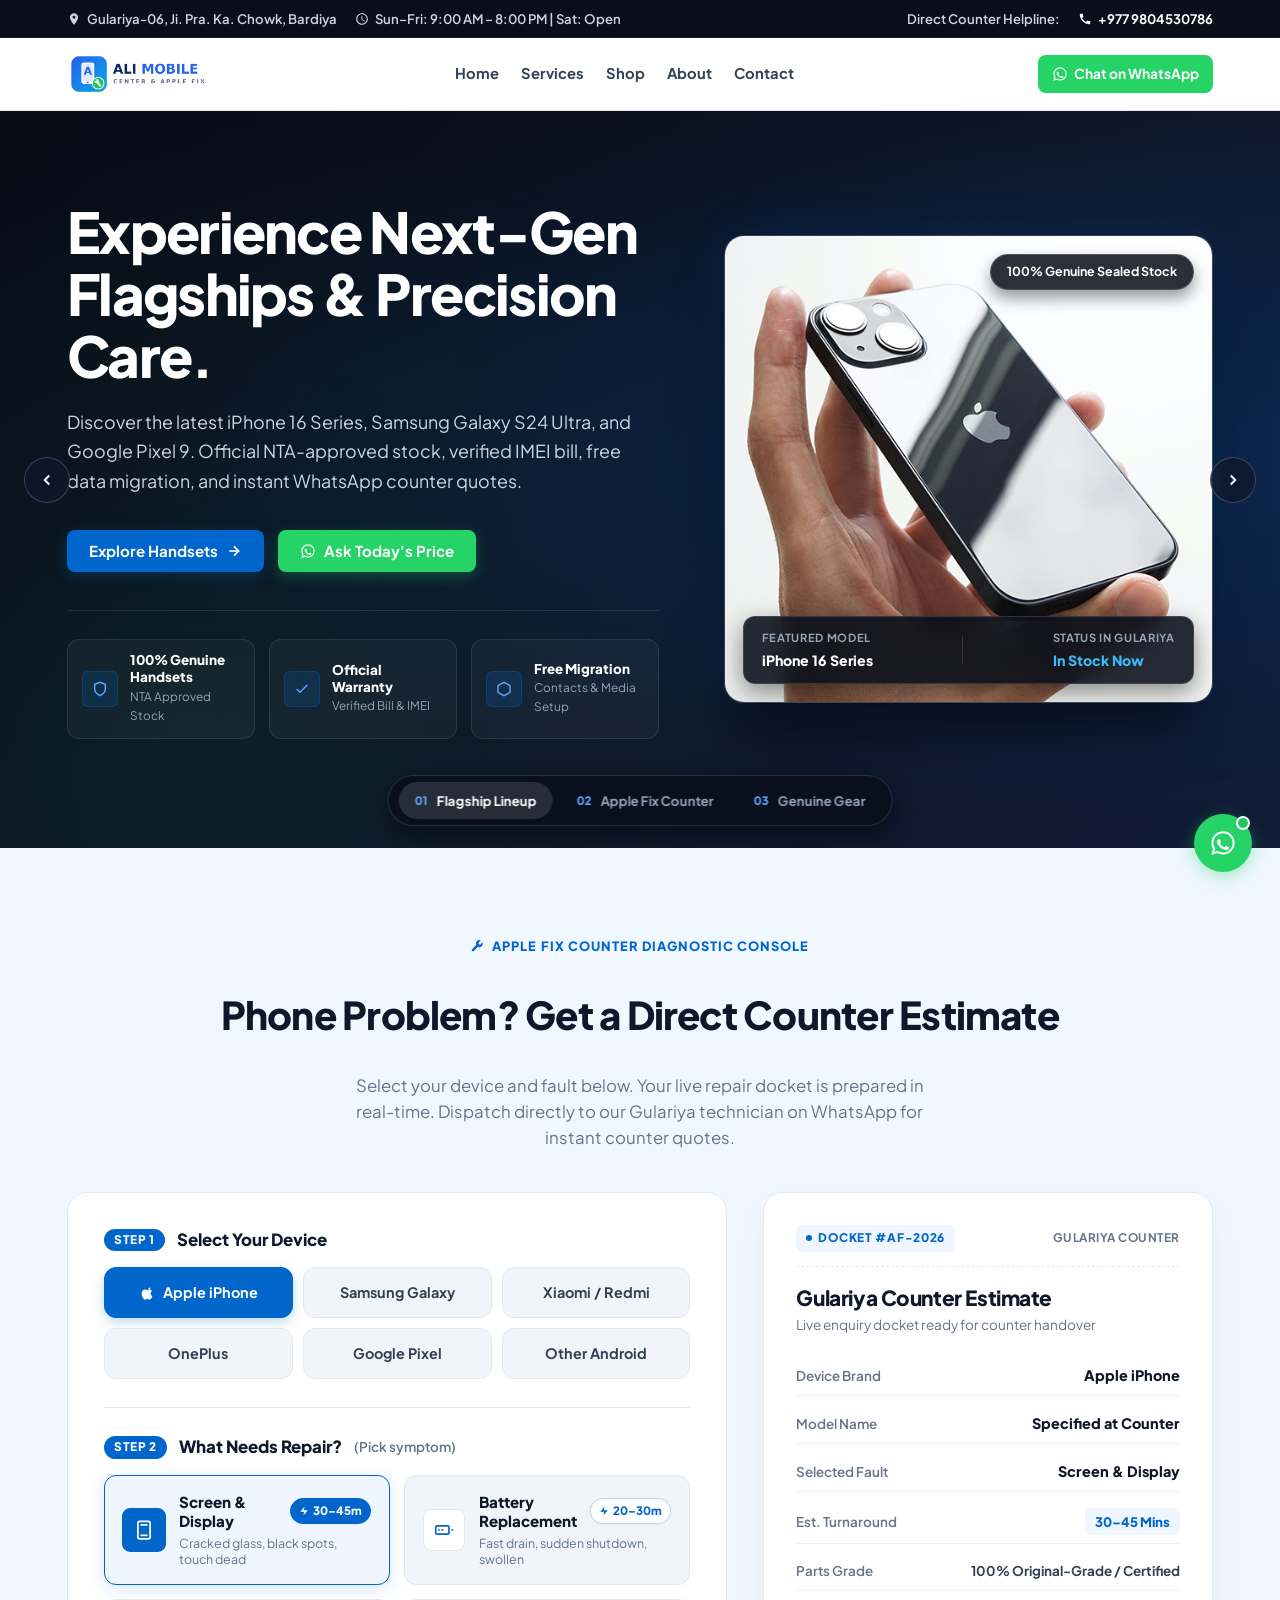
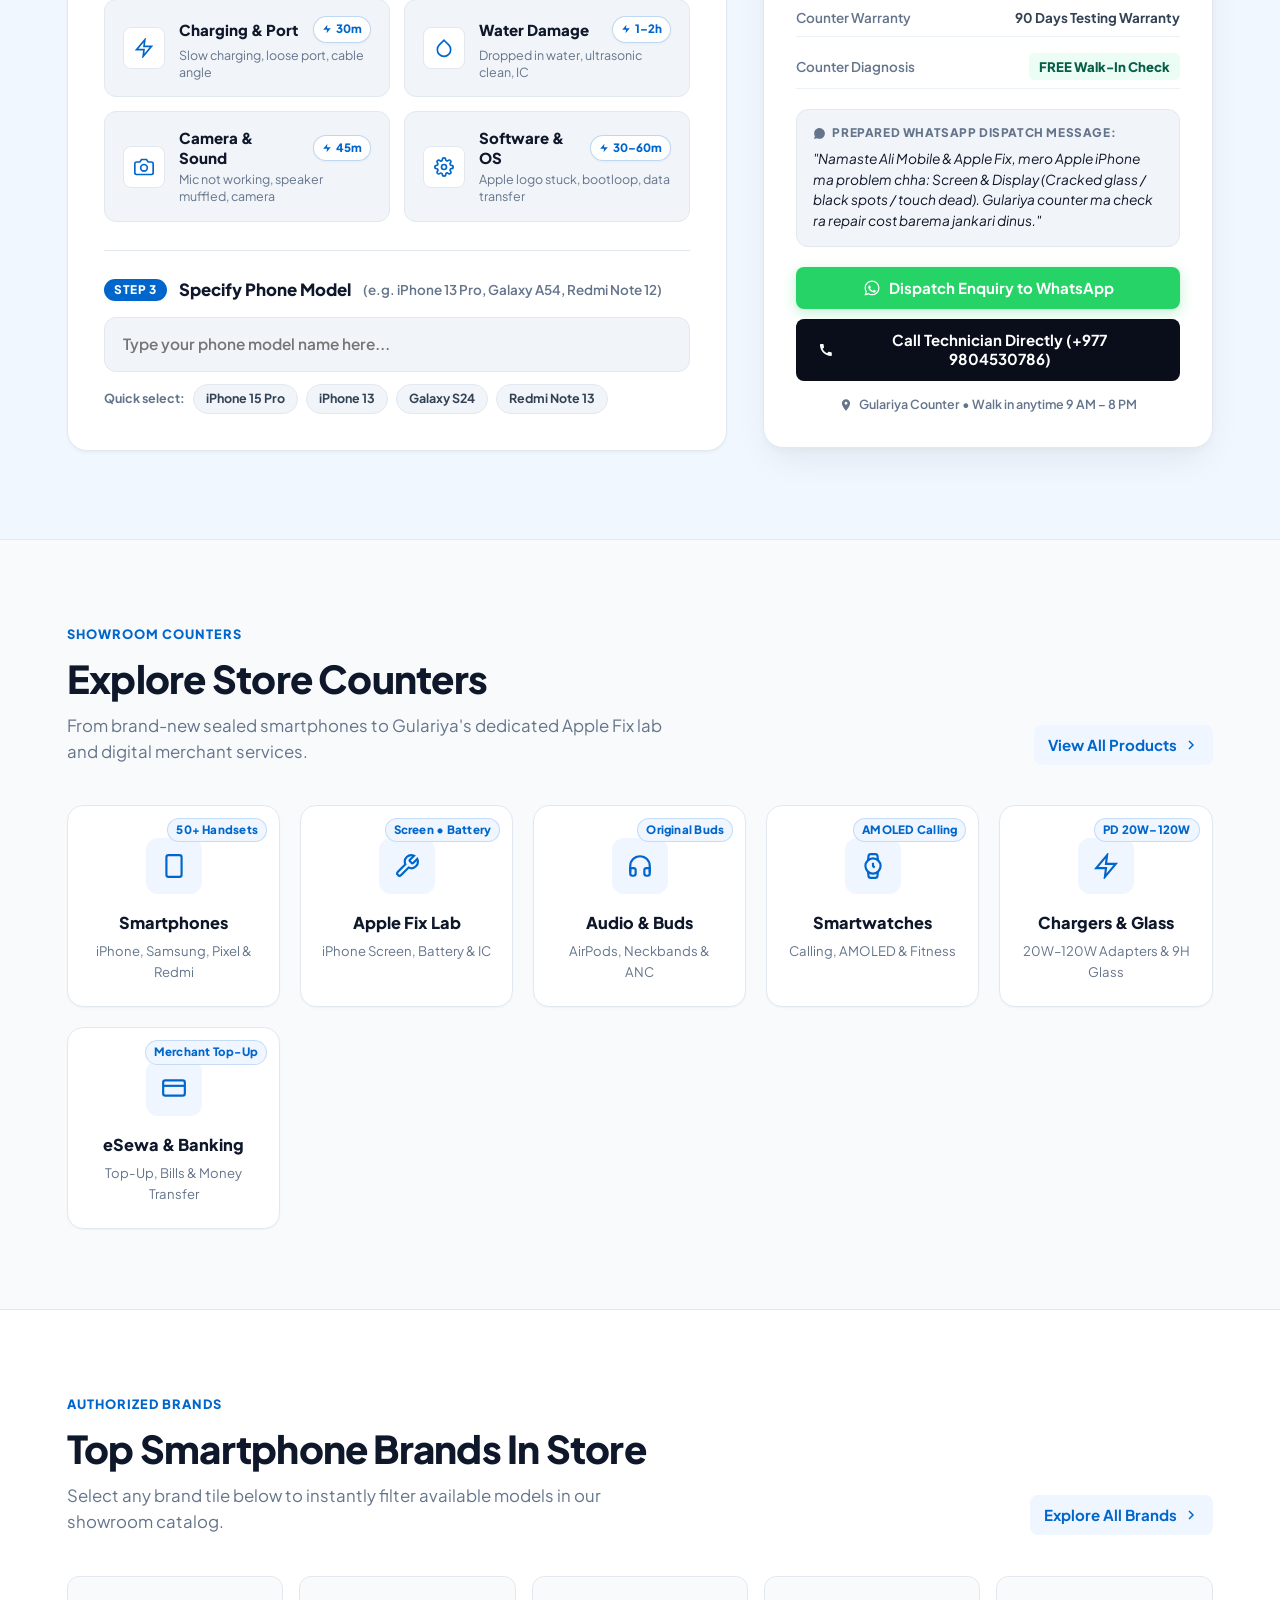
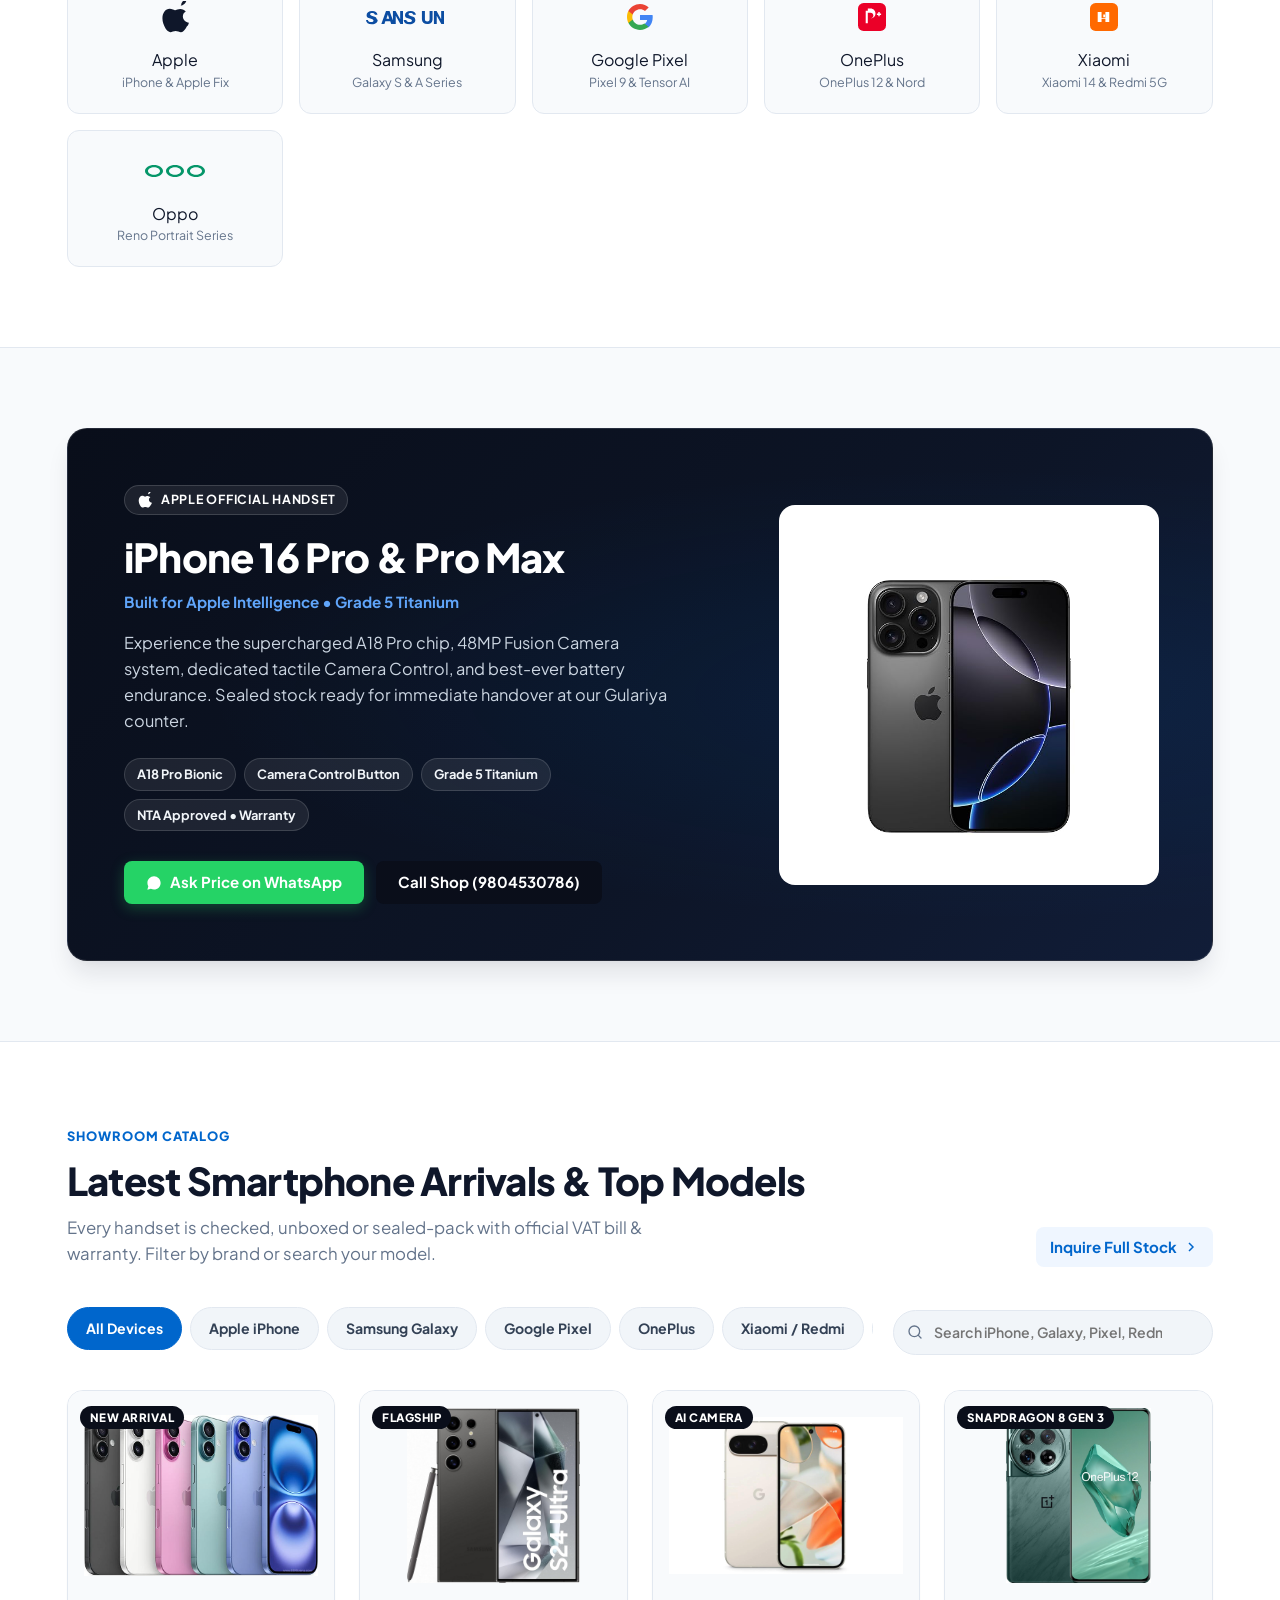
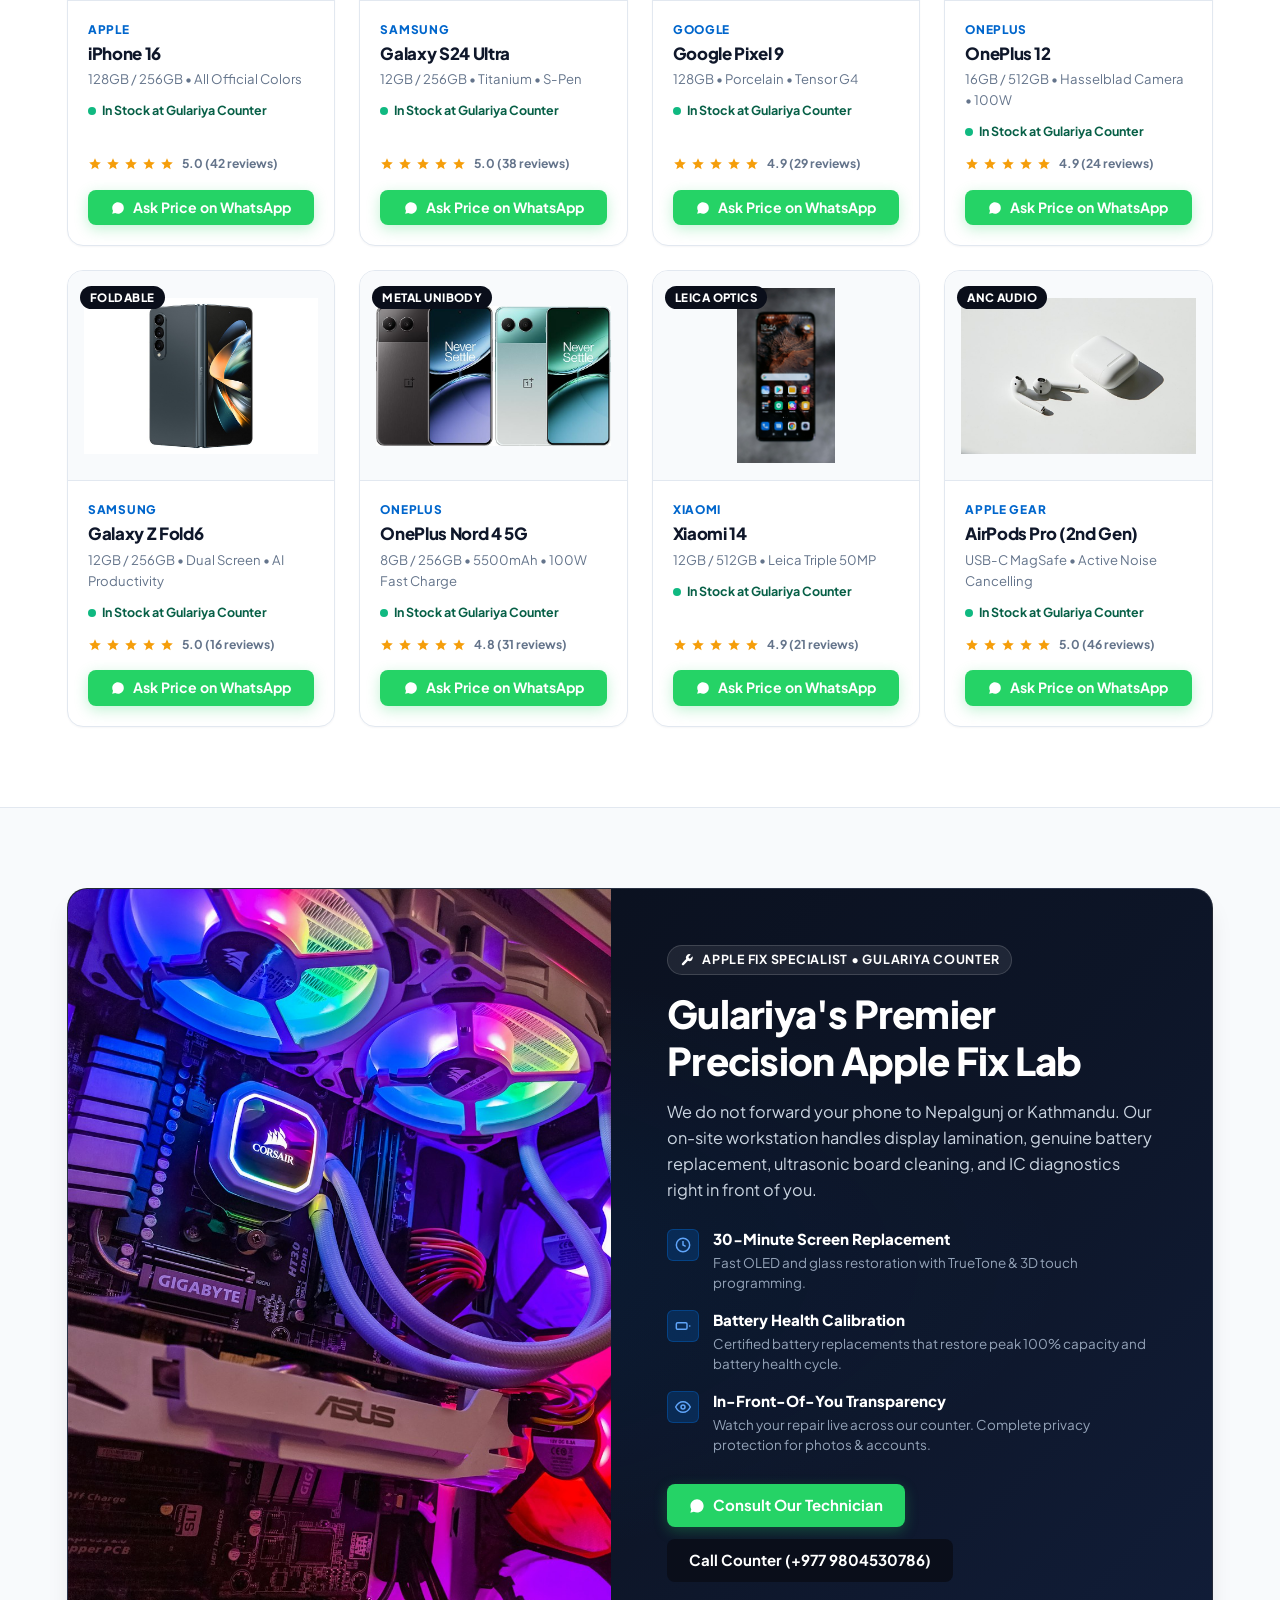
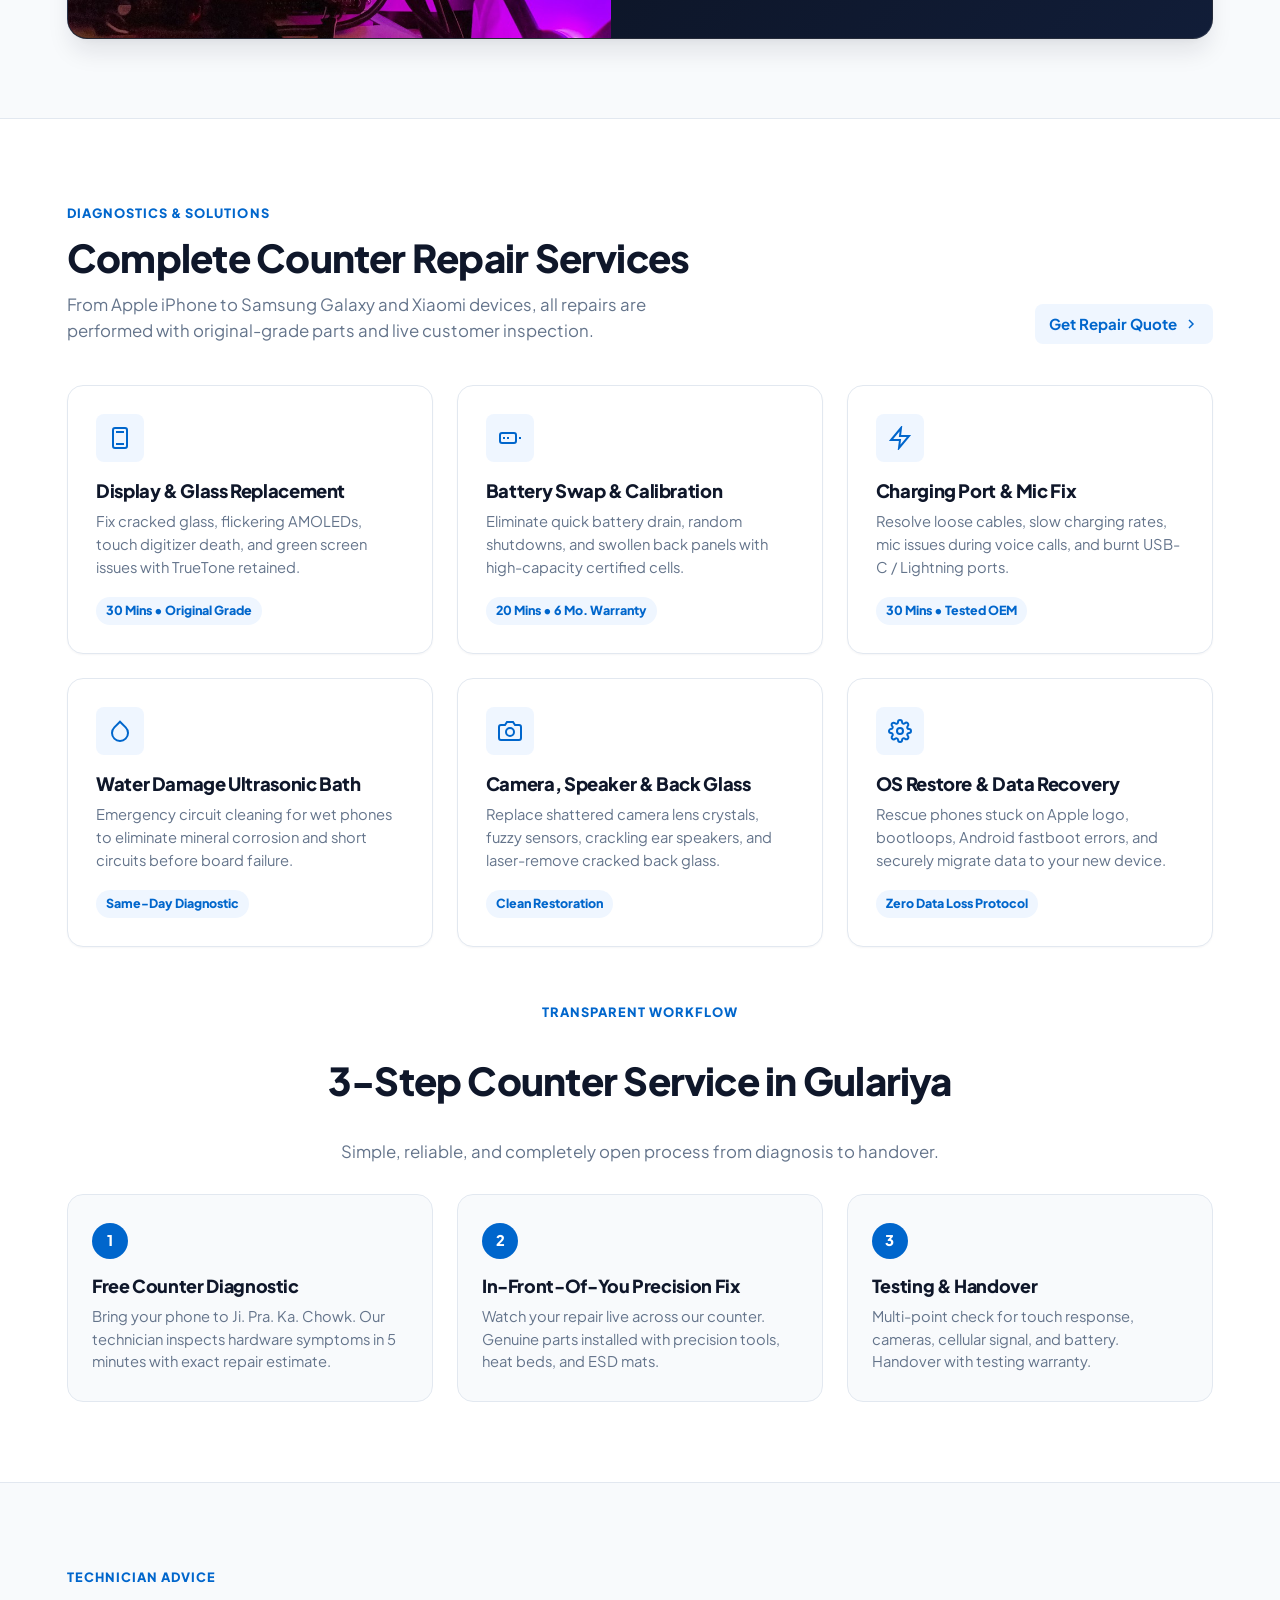
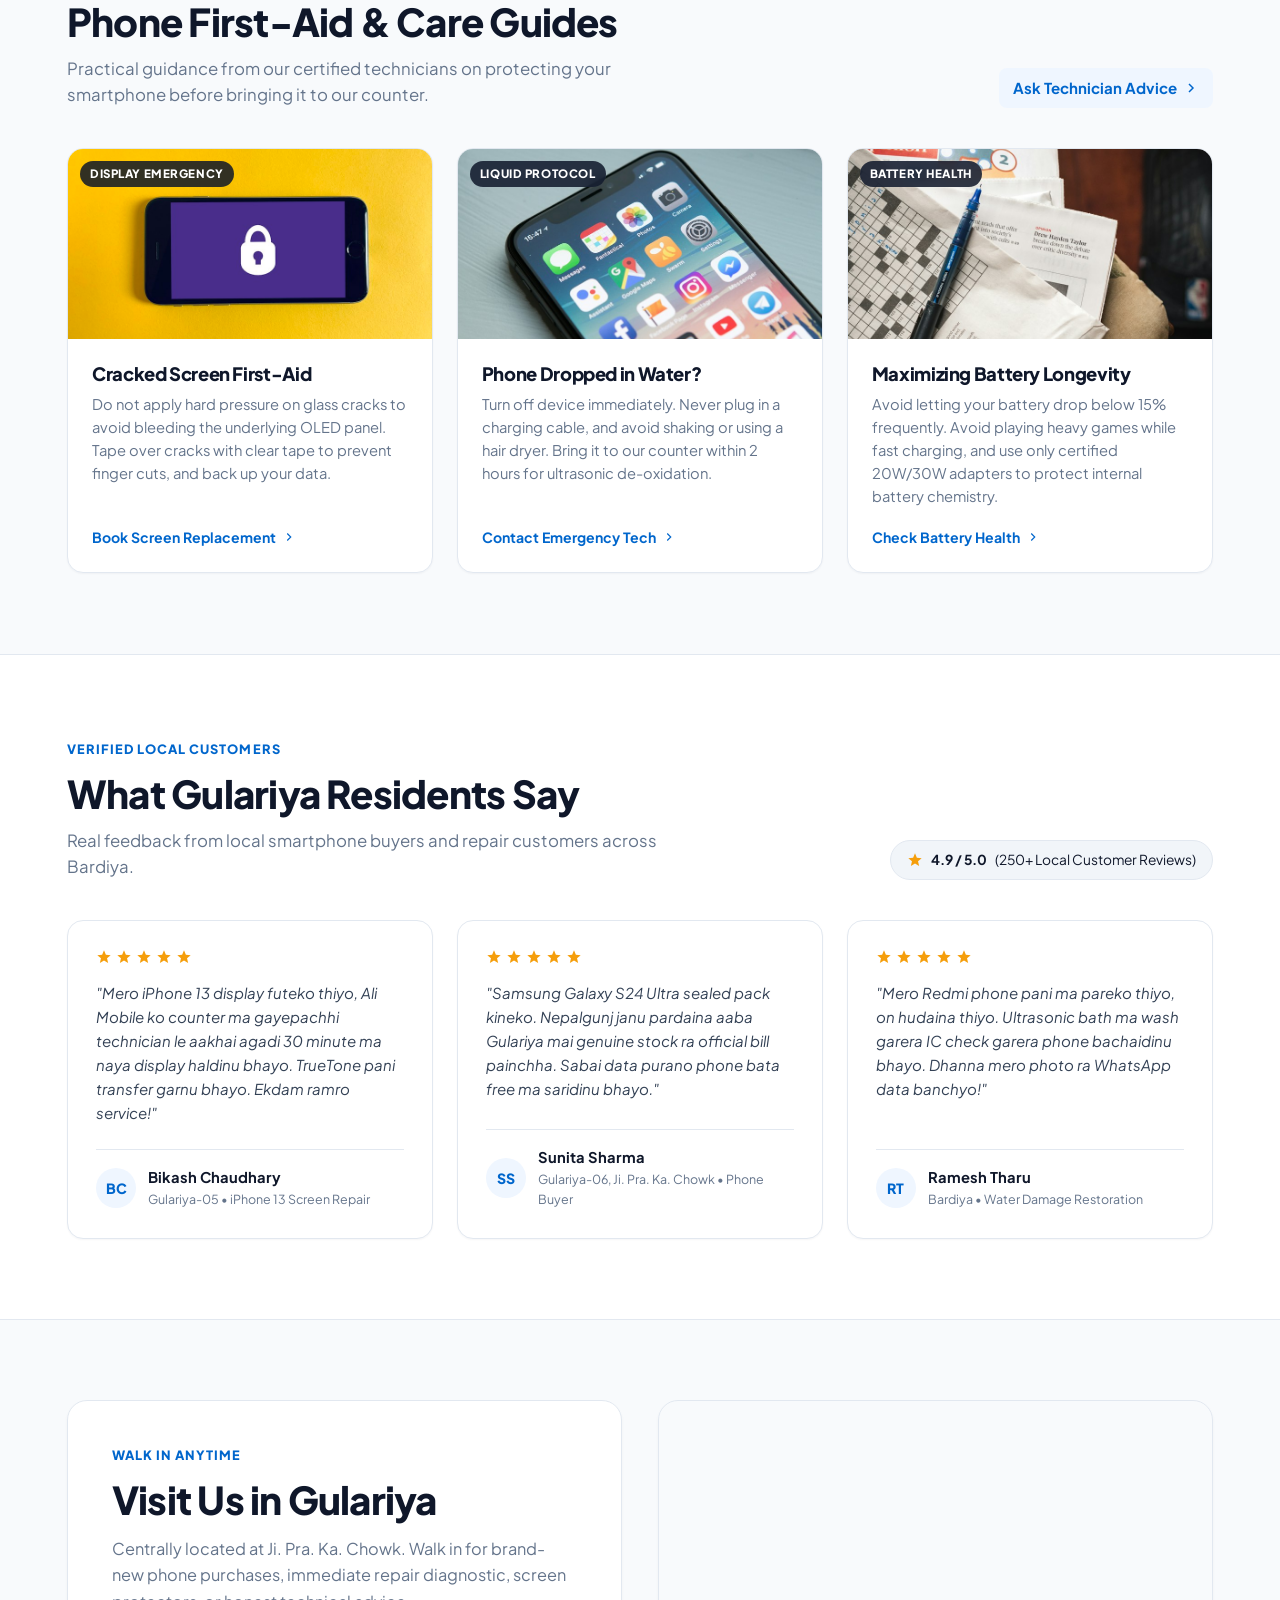
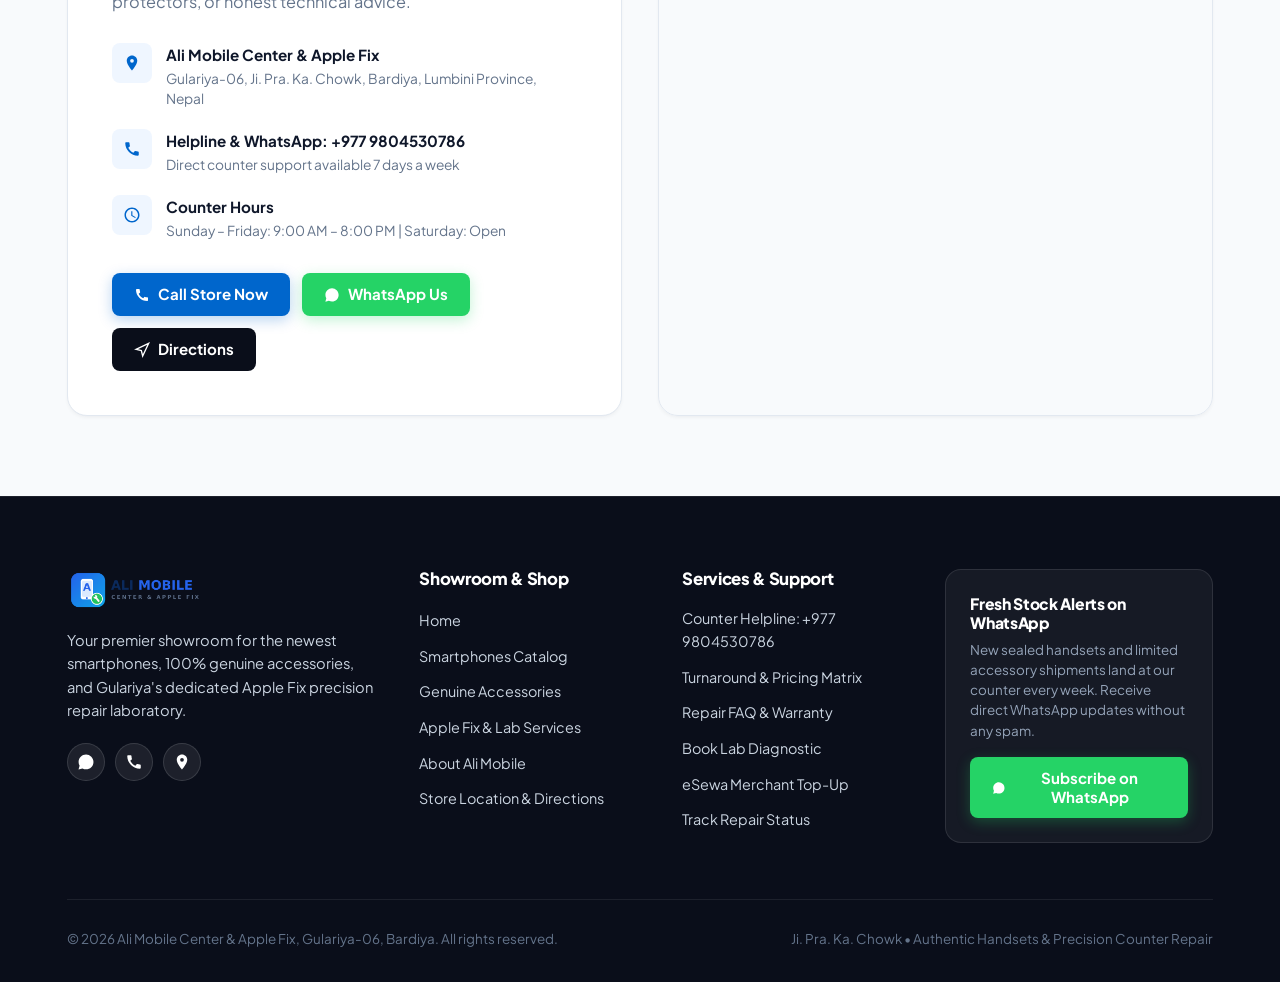
<file: index.html>
<!doctype html>
<html lang="en">
<head>
  <meta charset="utf-8">
  <meta name="viewport" content="width=device-width, initial-scale=1, viewport-fit=cover">
  <meta name="theme-color" content="#080c16">
  <meta name="color-scheme" content="light">
  
  <title>Ali Mobile Center &amp; Apple Fix — Gulariya, Bardiya | Latest Smartphones &amp; Precision Repair</title>
  <meta name="description" content="Gulariya's premier mobile showroom and certified Apple Fix lab. Latest smartphones (iPhone, Samsung, Pixel, OnePlus, Xiaomi), 100% genuine accessories, 30-minute iPhone display &amp; battery repair, and instant eSewa merchant services at Ji. Pra. Ka. Chowk, Bardiya.">
  
  <link rel="icon" type="image/png" href="assets/images/favicon.png">
  <link rel="apple-touch-icon" href="assets/images/logo-icon.png">

  <!-- Google Fonts: Plus Jakarta Sans for crisp, modern editorial typography -->
  <link rel="preconnect" href="https://fonts.googleapis.com">
  <link rel="preconnect" href="https://fonts.gstatic.com" crossorigin>
  <link href="https://fonts.googleapis.com/css2?family=Plus+Jakarta+Sans:wght@400;500;600;700;800;900&display=swap" rel="stylesheet">

  <!-- External Stylesheet -->
  <link rel="stylesheet" href="style.css">

  <!-- OpenGraph Meta Tags for Social & WhatsApp Sharing -->
  <meta property="og:title" content="Ali Mobile Center &amp; Apple Fix — Gulariya, Bardiya">
  <meta property="og:description" content="Latest Smartphones, Genuine Accessories, and Gulariya's dedicated Apple Fix precision repair counter. Ji. Pra. Ka. Chowk.">
  <meta property="og:image" content="assets/images/logo-full.png">
  <meta property="og:type" content="website">

  <!-- Structured Data: LocalBusiness for Google Search & Maps -->
  <script type="application/ld+json">
  {
    "@context": "https://schema.org",
    "@type": "MobilePhoneStore",
    "name": "Ali Mobile Center & Apple Fix",
    "image": "assets/images/logo-full.png",
    "telephone": "+9779804530786",
    "address": {
      "@type": "PostalAddress",
      "streetAddress": "Ji. Pra. Ka. Chowk, Gulariya-06",
      "addressLocality": "Gulariya",
      "addressRegion": "Bardiya",
      "addressCountry": "NP"
    },
    "openingHoursSpecification": [
      {
        "@type": "OpeningHoursSpecification",
        "dayOfWeek": ["Sunday", "Monday", "Tuesday", "Wednesday", "Thursday", "Friday", "Saturday"],
        "opens": "09:00",
        "closes": "20:00"
      }
    ],
    "priceRange": "$$"
  }
  </script>
</head>
<body>

  <!-- ======================================================================
       PRELOADER
       ====================================================================== -->
  <div id="preloader" aria-hidden="true">
    <div class="preloader-content">
      <div class="preloader-logo-wrap">
        <div class="preloader-pulse"></div>
        <img src="assets/images/logo-icon.png" alt="Ali Mobile Center" class="preloader-logo">
      </div>
      <div class="preloader-bar"></div>
    </div>
  </div>

  <!-- ======================================================================
       TOP UTILITY BAR (Store Hours, Location, Direct Helpline)
       ====================================================================== -->
  <div class="top-bar">
    <div class="wrap top-bar-inner">
      <div class="top-bar-left">
        <div class="top-bar-item">
          <svg viewBox="0 0 24 24" width="14" height="14" fill="currentColor"><path d="M12 2C8.13 2 5 5.13 5 9c0 5.25 7 13 7 13s7-7.75 7-13c0-3.87-3.13-7-7-7zm0 9.5a2.5 2.5 0 0 1 0-5 2.5 2.5 0 0 1 0 5z"/></svg>
          <span>Gulariya-06, Ji. Pra. Ka. Chowk, Bardiya</span>
        </div>
        <div class="top-bar-item">
          <svg viewBox="0 0 24 24" width="14" height="14" fill="currentColor"><path d="M11.99 2C6.47 2 2 6.48 2 12s4.47 10 9.99 10C17.52 22 22 17.52 22 12S17.52 2 11.99 2zM12 20c-4.42 0-8-3.58-8-8s3.58-8 8-8 8 3.58 8 8-3.58 8-8 8zm.5-13H11v6l5.25 3.15.75-1.23-4.5-2.67z"/></svg>
          <span>Sun–Fri: 9:00 AM – 8:00 PM | Sat: Open</span>
        </div>
      </div>
      <div class="top-bar-right">
        <span>Direct Counter Helpline:</span>
        <a class="top-hotline" href="tel:+9779804530786">
          <svg viewBox="0 0 24 24" width="14" height="14" fill="currentColor"><path d="M20.01 15.38c-1.23 0-2.42-.2-3.53-.56a.977.977 0 0 0-1.01.24l-1.57 1.97c-2.83-1.35-5.48-3.9-6.89-6.83l1.95-1.66c.27-.28.35-.67.24-1.02-.37-1.11-.56-2.3-.56-3.53 0-.54-.45-.99-.99-.99H4.19C3.65 3 3 3.24 3 3.99 3 13.28 10.73 21 20.01 21c.71 0 .99-.63.99-1.18v-3.45c0-.54-.45-.99-.99-.99z"/></svg>
          <strong>+977 9804530786</strong>
        </a>
      </div>
    </div>
  </div>

  <!-- ======================================================================
       HEADER & NAVIGATION (Cleaned: Search and Phone Number Removed)
       ====================================================================== -->
  <header class="site-header">
    <div class="wrap nav-container">
      <a class="brand-wrap" href="#top" title="Ali Mobile Center &amp; Apple Fix Homepage">
        <img src="assets/images/logo-full.png" alt="Ali Mobile Center &amp; Apple Fix Logo" class="brand-logo-img">
      </a>

      <!-- Desktop Nav Links -->
      <nav class="nav-links" aria-label="Main Navigation">
        <a href="index.html" class="active">Home</a>
        <a href="services.html">Services</a>
        <a href="shop.html">Shop</a>
        <a href="about.html">About</a>
        <a href="contact.html">Contact</a>
      </nav>

      <!-- Clean Header Action: Direct WhatsApp CTA + Mobile Drawer Toggle -->
      <div class="header-actions">
        <a class="btn-header-wa" href="https://wa.me/9779804530786?text=Namaste%20Ali%20Mobile%2C%20malai%20phone%20%2F%20repair%20barema%20bujhna%20chha" target="_blank" rel="noopener" title="Chat on WhatsApp">
          <svg viewBox="0 0 24 24" width="16" height="16" fill="currentColor"><path d="M12.04 2c-5.46 0-9.91 4.45-9.91 9.91 0 1.75.46 3.45 1.32 4.95L2.05 22l5.25-1.38c1.45.79 3.08 1.21 4.74 1.21 5.46 0 9.91-4.45 9.91-9.91 0-2.65-1.03-5.14-2.9-7.01A9.816 9.816 0 0 0 12.04 2m.01 1.67c2.2 0 4.26.86 5.82 2.42a8.225 8.225 0 0 1 2.41 5.83c0 4.54-3.7 8.24-8.24 8.24-1.48 0-2.93-.4-4.2-1.15l-.3-.18-3.12.82.83-3.04-.2-.31a8.196 8.196 0 0 1-1.26-4.38c0-4.54 3.7-8.24 8.24-8.24m4.52 11.66c-.25-.13-1.47-.72-1.7-.81-.23-.08-.39-.13-.56.13-.17.25-.64.81-.79.97-.14.17-.29.19-.54.06-.25-.13-1.05-.39-2-1.23-.74-.66-1.24-1.47-1.39-1.72-.14-.25-.02-.39.11-.51.11-.11.25-.29.37-.43.13-.14.17-.25.25-.41.08-.17.04-.31-.02-.44-.06-.13-.56-1.34-.76-1.84-.2-.49-.4-.42-.56-.43h-.47c-.17 0-.44.06-.67.31-.23.25-.87.85-.87 2.08 0 1.23.9 2.41 1.02 2.58.13.17 1.76 2.69 4.27 3.77.6.26 1.07.41 1.43.53.6.19 1.15.16 1.58.1.48-.07 1.47-.6 1.68-1.18.21-.58.21-1.07.15-1.18-.06-.11-.23-.17-.48-.29z"/></svg>
          <span class="btn-wa-text-full">Chat on WhatsApp</span>
          <span class="btn-wa-text-mobile">WhatsApp</span>
        </a>
        <button id="btn-mobile-toggle" class="btn-mobile-toggle" aria-label="Open Mobile Menu" type="button">
          <svg viewBox="0 0 24 24" width="22" height="22" fill="none" stroke="currentColor" stroke-width="2.2" stroke-linecap="round"><line x1="3" y1="12" x2="21" y2="12"></line><line x1="3" y1="6" x2="21" y2="6"></line><line x1="3" y1="18" x2="21" y2="18"></line></svg>
        </button>
      </div>
    </div>
  </header>

  <!-- Mobile Navigation Drawer -->
  <div id="mobile-drawer" class="mobile-drawer" aria-hidden="true">
    <div id="mobile-drawer-overlay" class="mobile-drawer-overlay"></div>
    <div class="mobile-drawer-pane">
      <div class="mobile-drawer-header">
        <img src="assets/images/logo-full.png" alt="Ali Mobile Center Logo">
        <button id="btn-drawer-close" class="btn-drawer-close" aria-label="Close Navigation" type="button">
          <svg width="20" height="20" viewBox="0 0 24 24" fill="none" stroke="currentColor" stroke-width="2"><line x1="18" y1="6" x2="6" y2="18"></line><line x1="6" y1="6" x2="18" y2="18"></line></svg>
        </button>
      </div>
      <nav class="mobile-nav-list">
        <a href="index.html" class="active">
          <svg viewBox="0 0 24 24" width="18" height="18" fill="none" stroke="currentColor" stroke-width="2"><path d="M3 9l9-7 9 7v11a2 2 0 0 1-2 2H5a2 2 0 0 1-2-2z"></path></svg>
          Home
        </a>
        <a href="services.html">
          <svg viewBox="0 0 24 24" width="18" height="18" fill="none" stroke="currentColor" stroke-width="2"><path d="M14.7 6.3a1 1 0 0 0 0 1.4l1.6 1.6a1 1 0 0 0 1.4 0l3.77-3.77a6 6 0 0 1-7.94 7.94l-6.91 6.91a2.12 2.12 0 0 1-3-3l6.91-6.91a6 6 0 0 1 7.94-7.94l-3.76 3.76z"></path></svg>
          Services
        </a>
        <a href="shop.html">
          <svg viewBox="0 0 24 24" width="18" height="18" fill="none" stroke="currentColor" stroke-width="2"><rect x="5" y="2" width="14" height="20" rx="2" ry="2"></rect><line x1="12" y1="18" x2="12.01" y2="18"></line></svg>
          Shop
        </a>
        <a href="about.html">
          <svg viewBox="0 0 24 24" width="18" height="18" fill="none" stroke="currentColor" stroke-width="2"><circle cx="12" cy="12" r="10"></circle><line x1="12" y1="16" x2="12" y2="12"></line><line x1="12" y1="8" x2="12.01" y2="8"></line></svg>
          About
        </a>
        <a href="contact.html">
          <svg viewBox="0 0 24 24" width="18" height="18" fill="none" stroke="currentColor" stroke-width="2"><path d="M21 10c0 7-9 13-9 13s-9-6-9-13a9 9 0 0 1 18 0z"></path><circle cx="12" cy="10" r="3"></circle></svg>
          Contact
        </a>
      </nav>
      <div class="mobile-drawer-footer">
        <a class="btn btn-whatsapp btn-block" href="https://wa.me/9779804530786" target="_blank" rel="noopener">
          <svg viewBox="0 0 24 24" width="18" height="18" fill="currentColor"><path d="M12.04 2c-5.46 0-9.91 4.45-9.91 9.91 0 1.75.46 3.45 1.32 4.95L2.05 22l5.25-1.38c1.45.79 3.08 1.21 4.74 1.21 5.46 0 9.91-4.45 9.91-9.91 0-2.65-1.03-5.14-2.9-7.01A9.816 9.816 0 0 0 12.04 2m.01 1.67c2.2 0 4.26.86 5.82 2.42a8.225 8.225 0 0 1 2.41 5.83c0 4.54-3.7 8.24-8.24 8.24-1.48 0-2.93-.4-4.2-1.15l-.3-.18-3.12.82.83-3.04-.2-.31a8.196 8.196 0 0 1-1.26-4.38c0-4.54 3.7-8.24 8.24-8.24m4.52 11.66c-.25-.13-1.47-.72-1.7-.81-.23-.08-.39-.13-.56.13-.17.25-.64.81-.79.97-.14.17-.29.19-.54.06-.25-.13-1.05-.39-2-1.23-.74-.66-1.24-1.47-1.39-1.72-.14-.25-.02-.39.11-.51.11-.11.25-.29.37-.43.13-.14.17-.25.25-.41.08-.17.04-.31-.02-.44-.06-.13-.56-1.34-.76-1.84-.2-.49-.4-.42-.56-.43h-.47c-.17 0-.44.06-.67.31-.23.25-.87.85-.87 2.08 0 1.23.9 2.41 1.02 2.58.13.17 1.76 2.69 4.27 3.77.6.26 1.07.41 1.43.53.6.19 1.15.16 1.58.1.48-.07 1.47-.6 1.68-1.18.21-.58.21-1.07.15-1.18-.06-.11-.23-.17-.48-.29z"/></svg>
          <span>Chat on WhatsApp</span>
        </a>
        <a class="btn btn-secondary btn-block" href="tel:+9779804530786">
          <svg viewBox="0 0 24 24" width="18" height="18" fill="currentColor"><path d="M20.01 15.38c-1.23 0-2.42-.2-3.53-.56a.977.977 0 0 0-1.01.24l-1.57 1.97c-2.83-1.35-5.48-3.9-6.89-6.83l1.95-1.66c.27-.28.35-.67.24-1.02-.37-1.11-.56-2.3-.56-3.53 0-.54-.45-.99-.99-.99H4.19C3.65 3 3 3.24 3 3.99 3 13.28 10.73 21 20.01 21c.71 0 .99-.63.99-1.18v-3.45c0-.54-.45-.99-.99-.99z"/></svg>
          <span>Call 9804530786</span>
        </a>
      </div>
    </div>
  </div>

  <main id="top">

    <!-- ====================================================================
         HERO SLIDER (Creative High-Impact Studio, Increased Image & Height)
         ==================================================================== -->
    <section class="hero-slider-section">
      <div class="hero-slider-container">

        <!-- Slide 1: Flagship Smartphones -->
        <div class="hero-slide active" data-slide-index="0">
          <div class="wrap hero-grid">
            <div class="hero-content-col fade-up in-view">
              <h1 class="hero-title">Experience Next-Gen Flagships &amp; Precision Care.</h1>
              <p class="hero-description">Discover the latest iPhone 16 Series, Samsung Galaxy S24 Ultra, and Google Pixel 9. Official NTA-approved stock, verified IMEI bill, free data migration, and instant WhatsApp counter quotes.</p>
              
              <div class="hero-cta-group">
                <a class="btn btn-primary btn-lg" href="#catalog">
                  <span>Explore Handsets</span>
                  <svg viewBox="0 0 24 24" width="16" height="16" fill="none" stroke="currentColor" stroke-width="2.4"><line x1="5" y1="12" x2="19" y2="12"></line><polyline points="12 5 19 12 12 19"></polyline></svg>
                </a>
                <a class="btn btn-whatsapp btn-lg" href="https://wa.me/9779804530786?text=Namaste%20Ali%20Mobile%2C%20iPhone%2016%20ra%20Galaxy%20S24%20ko%20aaja%20ko%20price%20dinus" target="_blank" rel="noopener">
                  <svg viewBox="0 0 24 24" width="16" height="16" fill="currentColor"><path d="M12.04 2c-5.46 0-9.91 4.45-9.91 9.91 0 1.75.46 3.45 1.32 4.95L2.05 22l5.25-1.38c1.45.79 3.08 1.21 4.74 1.21 5.46 0 9.91-4.45 9.91-9.91 0-2.65-1.03-5.14-2.9-7.01A9.816 9.816 0 0 0 12.04 2m.01 1.67c2.2 0 4.26.86 5.82 2.42a8.225 8.225 0 0 1 2.41 5.83c0 4.54-3.7 8.24-8.24 8.24-1.48 0-2.93-.4-4.2-1.15l-.3-.18-3.12.82.83-3.04-.2-.31a8.196 8.196 0 0 1-1.26-4.38c0-4.54 3.7-8.24 8.24-8.24m4.52 11.66c-.25-.13-1.47-.72-1.7-.81-.23-.08-.39-.13-.56.13-.17.25-.64.81-.79.97-.14.17-.29.19-.54.06-.25-.13-1.05-.39-2-1.23-.74-.66-1.24-1.47-1.39-1.72-.14-.25-.02-.39.11-.51.11-.11.25-.29.37-.43.13-.14.17-.25.25-.41.08-.17.04-.31-.02-.44-.06-.13-.56-1.34-.76-1.84-.2-.49-.4-.42-.56-.43h-.47c-.17 0-.44.06-.67.31-.23.25-.87.85-.87 2.08 0 1.23.9 2.41 1.02 2.58.13.17 1.76 2.69 4.27 3.77.6.26 1.07.41 1.43.53.6.19 1.15.16 1.58.1.48-.07 1.47-.6 1.68-1.18.21-.58.21-1.07.15-1.18-.06-.11-.23-.17-.48-.29z"/></svg>
                  <span>Ask Today's Price</span>
                </a>
              </div>

              <!-- Interactive Floating Trust Dock -->
              <div class="hero-trust-dock">
                <div class="trust-dock-card">
                  <div class="trust-dock-icon">
                    <svg viewBox="0 0 24 24" width="16" height="16" fill="none" stroke="currentColor" stroke-width="2.2"><path d="M12 22s8-4 8-10V5l-8-3-8 3v7c0 6 8 10 8 10z"></path></svg>
                  </div>
                  <div class="trust-dock-content">
                    <strong>100% Genuine Handsets</strong>
                    <span>NTA Approved Stock</span>
                  </div>
                </div>

                <div class="trust-dock-card">
                  <div class="trust-dock-icon">
                    <svg viewBox="0 0 24 24" width="16" height="16" fill="none" stroke="currentColor" stroke-width="2.2"><polyline points="20 6 9 17 4 12"></polyline></svg>
                  </div>
                  <div class="trust-dock-content">
                    <strong>Official Warranty</strong>
                    <span>Verified Bill &amp; IMEI</span>
                  </div>
                </div>

                <div class="trust-dock-card">
                  <div class="trust-dock-icon">
                    <svg viewBox="0 0 24 24" width="16" height="16" fill="none" stroke="currentColor" stroke-width="2.2"><path d="M21 16V8a2 2 0 0 0-1-1.73l-7-4a2 2 0 0 0-2 0l-7 4A2 2 0 0 0 3 8v8a2 2 0 0 0 1 1.73l7 4a2 2 0 0 0 2 0l7-4A2 2 0 0 0 21 16z"></path></svg>
                  </div>
                  <div class="trust-dock-content">
                    <strong>Free Migration</strong>
                    <span>Contacts &amp; Media Setup</span>
                  </div>
                </div>
              </div>
            </div>

            <!-- Enlarged Media Viewport -->
            <div class="hero-media-col">
              <div class="hero-media-viewport">
                <img src="assets/images/hero-iphone-hand.jpg" alt="Apple iPhone Flagship at Ali Mobile Center">
                <div class="viewport-floating-badge top-right">
                  <span>100% Genuine Sealed Stock</span>
                </div>
                <div class="viewport-telemetry-dock">
                  <div class="telemetry-item">
                    <span class="telemetry-label">Featured Model</span>
                    <strong class="telemetry-value">iPhone 16 Series</strong>
                  </div>
                  <div class="telemetry-divider"></div>
                  <div class="telemetry-item">
                    <span class="telemetry-label">Status in Gulariya</span>
                    <strong class="telemetry-value highlight">In Stock Now</strong>
                  </div>
                </div>
              </div>
            </div>
          </div>
        </div>

        <!-- Slide 2: Apple Fix Precision Counter -->
        <div class="hero-slide" data-slide-index="1">
          <div class="wrap hero-grid">
            <div class="hero-content-col">
              <h2 class="hero-title">Gulariya's Premier Apple Fix Laboratory.</h2>
              <p class="hero-description">Screen broken, battery drained, or phone dropped in water? We repair right in front of you at our on-site workstation. Original-grade parts, TrueTone display calibration, and honest diagnostics with zero hidden costs.</p>
              
              <div class="hero-cta-group">
                <a class="btn btn-primary btn-lg" href="#repair-builder">
                  <span>Start Repair Estimate</span>
                  <svg viewBox="0 0 24 24" width="16" height="16" fill="none" stroke="currentColor" stroke-width="2.4"><line x1="5" y1="12" x2="19" y2="12"></line><polyline points="12 5 19 12 12 19"></polyline></svg>
                </a>
                <a class="btn btn-whatsapp btn-lg" href="tel:+9779804530786">
                  <svg viewBox="0 0 24 24" width="16" height="16" fill="currentColor"><path d="M20.01 15.38c-1.23 0-2.42-.2-3.53-.56a.977.977 0 0 0-1.01.24l-1.57 1.97c-2.83-1.35-5.48-3.9-6.89-6.83l1.95-1.66c.27-.28.35-.67.24-1.02-.37-1.11-.56-2.3-.56-3.53 0-.54-.45-.99-.99-.99H4.19C3.65 3 3 3.24 3 3.99 3 13.28 10.73 21 20.01 21c.71 0 .99-.63.99-1.18v-3.45c0-.54-.45-.99-.99-.99z"/></svg>
                  <span>Call Technician</span>
                </a>
              </div>

              <div class="hero-trust-dock">
                <div class="trust-dock-card">
                  <div class="trust-dock-icon">
                    <svg viewBox="0 0 24 24" width="16" height="16" fill="none" stroke="currentColor" stroke-width="2.2"><circle cx="12" cy="12" r="10"></circle><polyline points="12 6 12 12 16 14"></polyline></svg>
                  </div>
                  <div class="trust-dock-content">
                    <strong>30-Minute Screen Fix</strong>
                    <span>Same-Day Battery Swap</span>
                  </div>
                </div>

                <div class="trust-dock-card">
                  <div class="trust-dock-icon">
                    <svg viewBox="0 0 24 24" width="16" height="16" fill="none" stroke="currentColor" stroke-width="2.2"><path d="M1 12s4-8 11-8 11 8 11 8-4 8-11 8-11-8-11-8z"></path><circle cx="12" cy="12" r="3"></circle></svg>
                  </div>
                  <div class="trust-dock-content">
                    <strong>Live Front Testing</strong>
                    <span>Check Diagnosis Yourself</span>
                  </div>
                </div>

                <div class="trust-dock-card">
                  <div class="trust-dock-icon">
                    <svg viewBox="0 0 24 24" width="16" height="16" fill="none" stroke="currentColor" stroke-width="2.2"><path d="M12 22s8-4 8-10V5l-8-3-8 3v7c0 6 8 10 8 10z"></path></svg>
                  </div>
                  <div class="trust-dock-content">
                    <strong>Testing Warranty</strong>
                    <span>Up to 90 Days Coverage</span>
                  </div>
                </div>
              </div>
            </div>

            <!-- Enlarged Media Viewport -->
            <div class="hero-media-col">
              <div class="hero-media-viewport">
                <img src="assets/images/apple-fix-bench.jpg" alt="Apple Fix precision repair lab at Ali Mobile">
                <div class="viewport-floating-badge top-right">
                  <span>Certified Apple Fix Lab</span>
                </div>
                <div class="viewport-telemetry-dock">
                  <div class="telemetry-item">
                    <span class="telemetry-label">Service Turnaround</span>
                    <strong class="telemetry-value highlight">30–45 Mins Average</strong>
                  </div>
                  <div class="telemetry-divider"></div>
                  <div class="telemetry-item">
                    <span class="telemetry-label">Technician Station</span>
                    <strong class="telemetry-value">Counter Diagnostic</strong>
                  </div>
                </div>
              </div>
            </div>
          </div>
        </div>

        <!-- Slide 3: Genuine Accessories & Audio -->
        <div class="hero-slide" data-slide-index="2">
          <div class="wrap hero-grid">
            <div class="hero-content-col">
              <h2 class="hero-title">Original Audio, PD Chargers &amp; Gear.</h2>
              <p class="hero-description">Power and protect your device with authentic Apple AirPods, Galaxy Buds, 20W/30W/65W PD Fast Chargers, 9H tempered glass, MagSafe protective armor, and instant eSewa merchant top-up services.</p>
              
              <div class="hero-cta-group">
                <a class="btn btn-primary btn-lg" href="#categories">
                  <span>Browse Accessories</span>
                  <svg viewBox="0 0 24 24" width="16" height="16" fill="none" stroke="currentColor" stroke-width="2.4"><line x1="5" y1="12" x2="19" y2="12"></line><polyline points="12 5 19 12 12 19"></polyline></svg>
                </a>
                <a class="btn btn-whatsapp btn-lg" href="https://wa.me/9779804530786?text=Namaste%20Ali%20Mobile%2C%20accessories%20stock%20barema%20bujhna%20chahanchhu" target="_blank" rel="noopener">
                  <svg viewBox="0 0 24 24" width="16" height="16" fill="currentColor"><path d="M12.04 2c-5.46 0-9.91 4.45-9.91 9.91 0 1.75.46 3.45 1.32 4.95L2.05 22l5.25-1.38c1.45.79 3.08 1.21 4.74 1.21 5.46 0 9.91-4.45 9.91-9.91 0-2.65-1.03-5.14-2.9-7.01A9.816 9.816 0 0 0 12.04 2m.01 1.67c2.2 0 4.26.86 5.82 2.42a8.225 8.225 0 0 1 2.41 5.83c0 4.54-3.7 8.24-8.24 8.24-1.48 0-2.93-.4-4.2-1.15l-.3-.18-3.12.82.83-3.04-.2-.31a8.196 8.196 0 0 1-1.26-4.38c0-4.54 3.7-8.24 8.24-8.24m4.52 11.66c-.25-.13-1.47-.72-1.7-.81-.23-.08-.39-.13-.56.13-.17.25-.64.81-.79.97-.14.17-.29.19-.54.06-.25-.13-1.05-.39-2-1.23-.74-.66-1.24-1.47-1.39-1.72-.14-.25-.02-.39.11-.51.11-.11.25-.29.37-.43.13-.14.17-.25.25-.41.08-.17.04-.31-.02-.44-.06-.13-.56-1.34-.76-1.84-.2-.49-.4-.42-.56-.43h-.47c-.17 0-.44.06-.67.31-.23.25-.87.85-.87 2.08 0 1.23.9 2.41 1.02 2.58.13.17 1.76 2.69 4.27 3.77.6.26 1.07.41 1.43.53.6.19 1.15.16 1.58.1.48-.07 1.47-.6 1.68-1.18.21-.58.21-1.07.15-1.18-.06-.11-.23-.17-.48-.29z"/></svg>
                  <span>Order on WhatsApp</span>
                </a>
              </div>

              <div class="hero-trust-dock">
                <div class="trust-dock-card">
                  <div class="trust-dock-icon">
                    <svg viewBox="0 0 24 24" width="16" height="16" fill="none" stroke="currentColor" stroke-width="2.2"><path d="M13 2L3 14h9l-1 8 10-12h-9l1-8z"></path></svg>
                  </div>
                  <div class="trust-dock-content">
                    <strong>PD Fast Chargers</strong>
                    <span>20W to 120W Certified</span>
                  </div>
                </div>

                <div class="trust-dock-card">
                  <div class="trust-dock-icon">
                    <svg viewBox="0 0 24 24" width="16" height="16" fill="none" stroke="currentColor" stroke-width="2.2"><circle cx="12" cy="12" r="7"></circle><polyline points="12 9 12 12 13.5 13.5"></polyline></svg>
                  </div>
                  <div class="trust-dock-content">
                    <strong>Smartwatches</strong>
                    <span>AMOLED &amp; Health Trackers</span>
                  </div>
                </div>

                <div class="trust-dock-card">
                  <div class="trust-dock-icon">
                    <svg viewBox="0 0 24 24" width="16" height="16" fill="none" stroke="currentColor" stroke-width="2.2"><path d="M12 22s8-4 8-10V5l-8-3-8 3v7c0 6 8 10 8 10z"></path></svg>
                  </div>
                  <div class="trust-dock-content">
                    <strong>9H Tempered Glass</strong>
                    <span>Free Counter Fitting</span>
                  </div>
                </div>
              </div>
            </div>

            <!-- Enlarged Media Viewport -->
            <div class="hero-media-col">
              <div class="hero-media-viewport">
                <img src="assets/images/shop-accessories-shelf.jpg" alt="Showroom Accessories Shelves at Ali Mobile Center">
                <div class="viewport-floating-badge top-right">
                  <span>100% Genuine Accessories</span>
                </div>
                <div class="viewport-telemetry-dock">
                  <div class="telemetry-item">
                    <span class="telemetry-label">Genuine Accessories</span>
                    <strong class="telemetry-value highlight">Apple &bull; Samsung &bull; Anker</strong>
                  </div>
                  <div class="telemetry-divider"></div>
                  <div class="telemetry-item">
                    <span class="telemetry-label">Accepted Payments</span>
                    <strong class="telemetry-value">Cash &amp; Digital Pay</strong>
                  </div>
                </div>
              </div>
            </div>
          </div>
        </div>

      </div>

      <!-- Slider Arrows -->
      <div class="slider-nav-arrows">
        <button id="slider-prev-btn" class="slider-arrow-btn" aria-label="Previous Slide" type="button">
          <svg viewBox="0 0 24 24" width="18" height="18" fill="none" stroke="currentColor" stroke-width="2.5"><polyline points="15 18 9 12 15 6"></polyline></svg>
        </button>
        <button id="slider-next-btn" class="slider-arrow-btn" aria-label="Next Slide" type="button">
          <svg viewBox="0 0 24 24" width="18" height="18" fill="none" stroke="currentColor" stroke-width="2.5"><polyline points="9 18 15 12 9 6"></polyline></svg>
        </button>
      </div>

      <!-- Creative Executive Slider Navigation Dock -->
      <div class="hero-slider-dock" role="tablist">
        <button class="slider-dock-tab active" data-slide-to="0" role="tab" aria-selected="true" type="button">
          <span class="dock-tab-index">01</span>
          <span class="dock-tab-title">Flagship Lineup</span>
          <span class="dock-tab-bar"></span>
        </button>
        <button class="slider-dock-tab" data-slide-to="1" role="tab" aria-selected="false" type="button">
          <span class="dock-tab-index">02</span>
          <span class="dock-tab-title">Apple Fix Counter</span>
          <span class="dock-tab-bar"></span>
        </button>
        <button class="slider-dock-tab" data-slide-to="2" role="tab" aria-selected="false" type="button">
          <span class="dock-tab-index">03</span>
          <span class="dock-tab-title">Genuine Gear</span>
          <span class="dock-tab-bar"></span>
        </button>
      </div>
    </section>

    <!-- ====================================================================
         INTERACTIVE REPAIR ENQUIRY BUILDER (Creative Diagnostic Terminal)
         ==================================================================== -->
    <section id="repair-builder" class="repair-builder-section">
      <div class="wrap">
        <div class="sec-head sec-head-center fade-up">
          <span class="sec-kicker">
            <svg viewBox="0 0 24 24" width="14" height="14" fill="currentColor"><path d="M14.7 6.3a1 1 0 0 0 0 1.4l1.6 1.6a1 1 0 0 0 1.4 0l3.77-3.77a6 6 0 0 1-7.94 7.94l-6.91 6.91a2.12 2.12 0 0 1-3-3l6.91-6.91a6 6 0 0 1 7.94-7.94l-3.76 3.76z"/></svg>
            Apple Fix Counter Diagnostic Console
          </span>
          <h2>Phone Problem? Get a Direct Counter Estimate</h2>
          <p>Select your device and fault below. Your live repair docket is prepared in real-time. Dispatch directly to our Gulariya technician on WhatsApp for instant counter quotes.</p>
        </div>

        <div class="repair-station-layout fade-up">
          <!-- Left Column: Diagnostic Configuration Terminal -->
          <div class="repair-station-form">
            
            <!-- Step 1: Device Brand -->
            <div class="repair-step-block">
              <div class="step-header">
                <span class="step-num-badge">Step 1</span>
                <span class="step-title">Select Your Device</span>
              </div>
              <div class="device-pills-grid" data-group="device">
                <button type="button" class="dev-pill-btn active" data-device="Apple iPhone">
                  <svg viewBox="0 0 24 24" width="16" height="16" fill="currentColor"><path d="M18.71 19.5c-.83 1.24-1.71 2.45-3.05 2.47-1.34.03-1.77-.79-3.29-.79-1.53 0-2 .77-3.27.82-1.31.05-2.3-1.32-3.14-2.53C4.25 17 2.94 12.45 4.7 9.39c.87-1.52 2.43-2.48 4.12-2.51 1.28-.02 2.5.87 3.29.87.78 0 2.26-1.07 3.81-.91.65.03 2.47.26 3.64 1.98-.09.06-2.17 1.28-2.15 3.81.03 3.02 2.65 4.03 2.68 4.04-.03.07-.42 1.44-1.38 2.83M15.97 6.84c.64-.78 1.08-1.87.96-2.96-.93.04-2.05.62-2.72 1.4-.59.68-1.1 1.77-.96 2.83 1.03.08 2.08-.49 2.72-1.27z"/></svg>
                  <span>Apple iPhone</span>
                </button>
                <button type="button" class="dev-pill-btn" data-device="Samsung Galaxy">
                  <span>Samsung Galaxy</span>
                </button>
                <button type="button" class="dev-pill-btn" data-device="Xiaomi / Redmi">
                  <span>Xiaomi / Redmi</span>
                </button>
                <button type="button" class="dev-pill-btn" data-device="OnePlus">
                  <span>OnePlus</span>
                </button>
                <button type="button" class="dev-pill-btn" data-device="Google Pixel">
                  <span>Google Pixel</span>
                </button>
                <button type="button" class="dev-pill-btn" data-device="Other Android">
                  <span>Other Android</span>
                </button>
              </div>
            </div>

            <!-- Step 2: Fault Symptom -->
            <div class="repair-step-block">
              <div class="step-header">
                <span class="step-num-badge">Step 2</span>
                <span class="step-title">What Needs Repair?</span>
                <span class="step-hint">(Pick symptom)</span>
              </div>
              <div class="fault-cards-grid">
                <!-- Screen -->
                <button type="button" class="fault-select-card active" data-issue="Screen &amp; Display (Cracked glass / black spots / touch dead)" data-time="30–45 Mins" data-warranty="90 Days Testing Warranty">
                  <div class="fault-card-icon">
                    <svg viewBox="0 0 24 24" width="20" height="20" fill="none" stroke="currentColor" stroke-width="2"><rect x="5" y="2" width="14" height="20" rx="2" ry="2"></rect><line x1="8" y1="6" x2="16" y2="6"></line><line x1="8" y1="18" x2="16" y2="18"></line></svg>
                  </div>
                  <div class="fault-card-info">
                    <div class="fault-card-title-row">
                      <strong>Screen &amp; Display</strong>
                      <span class="fault-time-tag"><svg viewBox="0 0 24 24" width="10" height="10" fill="currentColor"><path d="M13 2L3 14h9l-1 8 10-12h-9l1-8z"/></svg> 30–45m</span>
                    </div>
                    <small>Cracked glass, black spots, touch dead</small>
                  </div>
                </button>

                <!-- Battery -->
                <button type="button" class="fault-select-card" data-issue="Battery Replacement (Fast drain / sudden shutdown / swollen)" data-time="20–30 Mins" data-warranty="6 Months Battery Warranty">
                  <div class="fault-card-icon">
                    <svg viewBox="0 0 24 24" width="20" height="20" fill="none" stroke="currentColor" stroke-width="2"><rect x="2" y="7" width="16" height="10" rx="2" ry="2"></rect><line x1="22" y1="11" x2="22" y2="13"></line><line x1="6" y1="11" x2="6" y2="13"></line><line x1="10" y1="11" x2="10" y2="13"></line></svg>
                  </div>
                  <div class="fault-card-info">
                    <div class="fault-card-title-row">
                      <strong>Battery Replacement</strong>
                      <span class="fault-time-tag"><svg viewBox="0 0 24 24" width="10" height="10" fill="currentColor"><path d="M13 2L3 14h9l-1 8 10-12h-9l1-8z"/></svg> 20–30m</span>
                    </div>
                    <small>Fast drain, sudden shutdown, swollen</small>
                  </div>
                </button>

                <!-- Charging -->
                <button type="button" class="fault-select-card" data-issue="Charging &amp; Port (Slow charging / loose port / cable angle)" data-time="30 Mins" data-warranty="30 Days Service Warranty">
                  <div class="fault-card-icon">
                    <svg viewBox="0 0 24 24" width="20" height="20" fill="none" stroke="currentColor" stroke-width="2"><path d="M13 2L3 14h9l-1 8 10-12h-9l1-8z"></path></svg>
                  </div>
                  <div class="fault-card-info">
                    <div class="fault-card-title-row">
                      <strong>Charging &amp; Port</strong>
                      <span class="fault-time-tag"><svg viewBox="0 0 24 24" width="10" height="10" fill="currentColor"><path d="M13 2L3 14h9l-1 8 10-12h-9l1-8z"/></svg> 30m</span>
                    </div>
                    <small>Slow charging, loose port, cable angle</small>
                  </div>
                </button>

                <!-- Water Damage -->
                <button type="button" class="fault-select-card" data-issue="Water Damage (Dropped in water / ultrasonic clean / IC)" data-time="1–2 Hours" data-warranty="Component Warranty">
                  <div class="fault-card-icon">
                    <svg viewBox="0 0 24 24" width="20" height="20" fill="none" stroke="currentColor" stroke-width="2"><path d="M12 2.69l5.66 5.66a8 8 0 1 1-11.31 0z"></path></svg>
                  </div>
                  <div class="fault-card-info">
                    <div class="fault-card-title-row">
                      <strong>Water Damage</strong>
                      <span class="fault-time-tag"><svg viewBox="0 0 24 24" width="10" height="10" fill="currentColor"><path d="M13 2L3 14h9l-1 8 10-12h-9l1-8z"/></svg> 1–2h</span>
                    </div>
                    <small>Dropped in water, ultrasonic clean, IC</small>
                  </div>
                </button>

                <!-- Camera & Sound -->
                <button type="button" class="fault-select-card" data-issue="Camera &amp; Sound (Mic not working / speaker muffled / camera)" data-time="45 Mins" data-warranty="60 Days Testing Warranty">
                  <div class="fault-card-icon">
                    <svg viewBox="0 0 24 24" width="20" height="20" fill="none" stroke="currentColor" stroke-width="2"><path d="M23 19a2 2 0 0 1-2 2H3a2 2 0 0 1-2-2V8a2 2 0 0 1 2-2h4l2-3h6l2 3h4a2 2 0 0 1 2 2z"></path><circle cx="12" cy="13" r="4"></circle></svg>
                  </div>
                  <div class="fault-card-info">
                    <div class="fault-card-title-row">
                      <strong>Camera &amp; Sound</strong>
                      <span class="fault-time-tag"><svg viewBox="0 0 24 24" width="10" height="10" fill="currentColor"><path d="M13 2L3 14h9l-1 8 10-12h-9l1-8z"/></svg> 45m</span>
                    </div>
                    <small>Mic not working, speaker muffled, camera</small>
                  </div>
                </button>

                <!-- Software & OS -->
                <button type="button" class="fault-select-card" data-issue="Software &amp; OS (Apple logo stuck / bootloop / data transfer)" data-time="30–60 Mins" data-warranty="OS Stability Assured">
                  <div class="fault-card-icon">
                    <svg viewBox="0 0 24 24" width="20" height="20" fill="none" stroke="currentColor" stroke-width="2"><circle cx="12" cy="12" r="3"></circle><path d="M19.4 15a1.65 1.65 0 0 0 .33 1.82l.06.06a2 2 0 0 1 0 2.83 2 2 0 0 1-2.83 0l-.06-.06a1.65 1.65 0 0 0-1.82-.33 1.65 1.65 0 0 0-1 1.51V21a2 2 0 0 1-2 2 2 2 0 0 1-2-2v-.09A1.65 1.65 0 0 0 9 19.4a1.65 1.65 0 0 0-1.82.33l-.06.06a2 2 0 0 1-2.83 0 2 2 0 0 1 0-2.83l.06-.06a1.65 1.65 0 0 0 .33-1.82 1.65 1.65 0 0 0-1.51-1H3a2 2 0 0 1-2-2 2 2 0 0 1 2-2h.09A1.65 1.65 0 0 0 4.6 9a1.65 1.65 0 0 0-.33-1.82l-.06-.06a2 2 0 0 1 0-2.83 2 2 0 0 1 2.83 0l.06.06a1.65 1.65 0 0 0 1.82.33H9a1.65 1.65 0 0 0 1-1.51V3a2 2 0 0 1 2-2 2 2 0 0 1 2 2v.09a1.65 1.65 0 0 0 1 1.51 1.65 1.65 0 0 0 1.82-.33l.06-.06a2 2 0 0 1 2.83 0 2 2 0 0 1 0 2.83l-.06.06a1.65 1.65 0 0 0-.33 1.82V9a1.65 1.65 0 0 0 1.51 1H21a2 2 0 0 1 2 2 2 2 0 0 1-2 2h-.09a1.65 1.65 0 0 0-1.51 1z"></path></svg>
                  </div>
                  <div class="fault-card-info">
                    <div class="fault-card-title-row">
                      <strong>Software &amp; OS</strong>
                      <span class="fault-time-tag"><svg viewBox="0 0 24 24" width="10" height="10" fill="currentColor"><path d="M13 2L3 14h9l-1 8 10-12h-9l1-8z"/></svg> 30–60m</span>
                    </div>
                    <small>Apple logo stuck, bootloop, data transfer</small>
                  </div>
                </button>
              </div>
            </div>

            <!-- Step 3: Specify Model Name + Quick Selection Chips -->
            <div class="repair-step-block">
              <div class="step-header">
                <span class="step-num-badge">Step 3</span>
                <span class="step-title">Specify Phone Model</span>
                <span class="step-hint">(e.g. iPhone 13 Pro, Galaxy A54, Redmi Note 12)</span>
              </div>
              <div class="model-input-wrap">
                <input type="text" id="builder-model-input" class="model-text-field" placeholder="Type your phone model name here..." autocomplete="off">
              </div>
              <!-- Interactive Quick Selection Chips -->
              <div class="quick-model-chips">
                <span class="quick-chips-label">Quick select:</span>
                <button type="button" class="quick-chip-btn" data-model="iPhone 15 Pro">iPhone 15 Pro</button>
                <button type="button" class="quick-chip-btn" data-model="iPhone 13">iPhone 13</button>
                <button type="button" class="quick-chip-btn" data-model="Galaxy S24">Galaxy S24</button>
                <button type="button" class="quick-chip-btn" data-model="Redmi Note 13">Redmi Note 13</button>
              </div>
            </div>

          </div>

          <!-- Right Column: Live Digital Counter Docket Ticket -->
          <div class="repair-station-ticket">
            <div class="ticket-docket-card">
              <!-- Docket Top Bar -->
              <div class="docket-top-bar">
                <div class="docket-id-badge">
                  <span class="docket-dot"></span>
                  <span>DOCKET #AF-2026</span>
                </div>
                <span class="docket-station-tag">Gulariya Counter</span>
              </div>

              <!-- Docket Header -->
              <div class="ticket-header">
                <h3>Gulariya Counter Estimate</h3>
                <p class="ticket-subtext">Live enquiry docket ready for counter handover</p>
              </div>

              <!-- Ticket Spec Grid -->
              <div class="ticket-body">
                <div class="ticket-row">
                  <span class="t-label">Device Brand</span>
                  <strong id="ticket-device-val" class="t-val">Apple iPhone</strong>
                </div>
                <div class="ticket-row">
                  <span class="t-label">Model Name</span>
                  <strong id="ticket-model-val" class="t-val">Specified at Counter</strong>
                </div>
                <div class="ticket-row">
                  <span class="t-label">Selected Fault</span>
                  <strong id="ticket-fault-val" class="t-val">Screen &amp; Display</strong>
                </div>
                <div class="ticket-row">
                  <span class="t-label">Est. Turnaround</span>
                  <span id="ticket-time-val" class="t-badge-highlight">30–45 Mins</span>
                </div>
                <div class="ticket-row">
                  <span class="t-label">Parts Grade</span>
                  <span class="t-val-text">100% Original-Grade / Certified</span>
                </div>
                <div class="ticket-row">
                  <span class="t-label">Counter Warranty</span>
                  <span id="ticket-warranty-val" class="t-val-text">90 Days Testing Warranty</span>
                </div>
                <div class="ticket-row">
                  <span class="t-label">Counter Diagnosis</span>
                  <span class="t-badge-free">FREE Walk-In Check</span>
                </div>
              </div>

              <!-- Live WhatsApp Message Preview Bubble -->
              <div class="ticket-preview-box">
                <div class="tp-label">
                  <svg viewBox="0 0 24 24" width="13" height="13" fill="currentColor"><path d="M12.04 2c-5.46 0-9.91 4.45-9.91 9.91 0 1.75.46 3.45 1.32 4.95L2.05 22l5.25-1.38c1.45.79 3.08 1.21 4.74 1.21 5.46 0 9.91-4.45 9.91-9.91 0-2.65-1.03-5.14-2.9-7.01A9.816 9.816 0 0 0 12.04 2"/></svg>
                  <span>Prepared WhatsApp Dispatch Message:</span>
                </div>
                <div id="builder-preview-text" class="tp-text">"Namaste Ali Mobile &amp; Apple Fix, mero iPhone ma problem chha: Screen Broken / Touch Fault. Gulariya counter ma check ra repair cost barema jankari dinus."</div>
              </div>

              <!-- Actions -->
              <div class="ticket-actions">
                <a id="builder-send-whatsapp-btn" class="btn btn-whatsapp btn-block" href="https://wa.me/9779804530786" target="_blank" rel="noopener">
                  <svg viewBox="0 0 24 24" width="18" height="18" fill="currentColor"><path d="M12.04 2c-5.46 0-9.91 4.45-9.91 9.91 0 1.75.46 3.45 1.32 4.95L2.05 22l5.25-1.38c1.45.79 3.08 1.21 4.74 1.21 5.46 0 9.91-4.45 9.91-9.91 0-2.65-1.03-5.14-2.9-7.01A9.816 9.816 0 0 0 12.04 2m.01 1.67c2.2 0 4.26.86 5.82 2.42a8.225 8.225 0 0 1 2.41 5.83c0 4.54-3.7 8.24-8.24 8.24-1.48 0-2.93-.4-4.2-1.15l-.3-.18-3.12.82.83-3.04-.2-.31a8.196 8.196 0 0 1-1.26-4.38c0-4.54 3.7-8.24 8.24-8.24m4.52 11.66c-.25-.13-1.47-.72-1.7-.81-.23-.08-.39-.13-.56.13-.17.25-.64.81-.79.97-.14.17-.29.19-.54.06-.25-.13-1.05-.39-2-1.23-.74-.66-1.24-1.47-1.39-1.72-.14-.25-.02-.39.11-.51.11-.11.25-.29.37-.43.13-.14.17-.25.25-.41.08-.17.04-.31-.02-.44-.06-.13-.56-1.34-.76-1.84-.2-.49-.4-.42-.56-.43h-.47c-.17 0-.44.06-.67.31-.23.25-.87.85-.87 2.08 0 1.23.9 2.41 1.02 2.58.13.17 1.76 2.69 4.27 3.77.6.26 1.07.41 1.43.53.6.19 1.15.16 1.58.1.48-.07 1.47-.6 1.68-1.18.21-.58.21-1.07.15-1.18-.06-.11-.23-.17-.48-.29z"/></svg>
                  <span>Dispatch Enquiry to WhatsApp</span>
                </a>
                <a class="btn btn-secondary btn-block" href="tel:+9779804530786">
                  <svg viewBox="0 0 24 24" width="16" height="16" fill="currentColor"><path d="M20.01 15.38c-1.23 0-2.42-.2-3.53-.56a.977.977 0 0 0-1.01.24l-1.57 1.97c-2.83-1.35-5.48-3.9-6.89-6.83l1.95-1.66c.27-.28.35-.67.24-1.02-.37-1.11-.56-2.3-.56-3.53 0-.54-.45-.99-.99-.99H4.19C3.65 3 3 3.24 3 3.99 3 13.28 10.73 21 20.01 21c.71 0 .99-.63.99-1.18v-3.45c0-.54-.45-.99-.99-.99z"/></svg>
                  <span>Call Technician Directly (+977 9804530786)</span>
                </a>
              </div>

              <!-- Footer Footnote -->
              <div class="ticket-footer-note">
                <svg viewBox="0 0 24 24" width="14" height="14" fill="currentColor"><path d="M12 2C8.13 2 5 5.13 5 9c0 5.25 7 13 7 13s7-7.75 7-13c0-3.87-3.13-7-7-7zm0 9.5a2.5 2.5 0 0 1 0-5 2.5 2.5 0 0 1 0 5z"/></svg>
                <span>Gulariya Counter &bull; Walk in anytime 9 AM – 8 PM</span>
              </div>
            </div>
          </div>
        </div>

      </div>
    </section>

    <!-- ====================================================================
         SHOP BY CATEGORY (Tactile Bento Grid Layout)
         ==================================================================== -->
    <section id="categories" class="categories-section">
      <div class="wrap">
        <div class="sec-head fade-up">
          <div>
            <span class="sec-kicker">Showroom Counters</span>
            <h2>Explore Store Counters</h2>
            <p>From brand-new sealed smartphones to Gulariya's dedicated Apple Fix lab and digital merchant services.</p>
          </div>
          <a class="view-all-link" href="#catalog">
            <span>View All Products</span>
            <svg viewBox="0 0 24 24" width="16" height="16" fill="none" stroke="currentColor" stroke-width="2.2"><polyline points="9 18 15 12 9 6"></polyline></svg>
          </a>
        </div>

        <div class="categories-grid fade-up">
          <a class="category-card" href="#catalog">
            <span class="cat-count-tag">50+ Handsets</span>
            <div class="cat-icon-wrap">
              <svg viewBox="0 0 24 24" width="26" height="26" fill="none" stroke="currentColor" stroke-width="2"><rect x="5" y="2" width="14" height="20" rx="2" ry="2"></rect><line x1="12" y1="18" x2="12.01" y2="18"></line></svg>
            </div>
            <strong>Smartphones</strong>
            <small>iPhone, Samsung, Pixel &amp; Redmi</small>
          </a>

          <a class="category-card" href="#repair-builder">
            <span class="cat-count-tag">Screen &bull; Battery</span>
            <div class="cat-icon-wrap">
              <svg viewBox="0 0 24 24" width="26" height="26" fill="none" stroke="currentColor" stroke-width="2"><path d="M14.7 6.3a1 1 0 0 0 0 1.4l1.6 1.6a1 1 0 0 0 1.4 0l3.77-3.77a6 6 0 0 1-7.94 7.94l-6.91 6.91a2.12 2.12 0 0 1-3-3l6.91-6.91a6 6 0 0 1 7.94-7.94l-3.76 3.76z"></path></svg>
            </div>
            <strong>Apple Fix Lab</strong>
            <small>iPhone Screen, Battery &amp; IC</small>
          </a>

          <a class="category-card" href="#catalog">
            <span class="cat-count-tag">Original Buds</span>
            <div class="cat-icon-wrap">
              <svg viewBox="0 0 24 24" width="26" height="26" fill="none" stroke="currentColor" stroke-width="2"><path d="M3 18v-6a9 9 0 0 1 18 0v6"></path><path d="M21 19a2 2 0 0 1-2 2h-1a2 2 0 0 1-2-2v-3a2 2 0 0 1 2-2h3zM3 19a2 2 0 0 0 2 2h1a2 2 0 0 0 2-2v-3a2 2 0 0 0-2-2H3z"></path></svg>
            </div>
            <strong>Audio &amp; Buds</strong>
            <small>AirPods, Neckbands &amp; ANC</small>
          </a>

          <a class="category-card" href="#catalog">
            <span class="cat-count-tag">AMOLED Calling</span>
            <div class="cat-icon-wrap">
              <svg viewBox="0 0 24 24" width="26" height="26" fill="none" stroke="currentColor" stroke-width="2"><circle cx="12" cy="12" r="7"></circle><polyline points="12 9 12 12 13.5 13.5"></polyline><path d="M16.51 17.35l-.35 3.83a2 2 0 0 1-2 1.82H9.83a2 2 0 0 1-2-1.82l-.35-3.83m.01-10.7l.35-3.83A2 2 0 0 1 9.83 1h4.35a2 2 0 0 1 2 1.82l.35 3.83"></path></svg>
            </div>
            <strong>Smartwatches</strong>
            <small>Calling, AMOLED &amp; Fitness</small>
          </a>

          <a class="category-card" href="#catalog">
            <span class="cat-count-tag">PD 20W–120W</span>
            <div class="cat-icon-wrap">
              <svg viewBox="0 0 24 24" width="26" height="26" fill="none" stroke="currentColor" stroke-width="2"><path d="M13 2L3 14h9l-1 8 10-12h-9l1-8z"></path></svg>
            </div>
            <strong>Chargers &amp; Glass</strong>
            <small>20W–120W Adapters &amp; 9H Glass</small>
          </a>

          <a class="category-card" href="https://wa.me/9779804530786?text=Namaste%2C%20eSewa%20recharge%20sewa%20barema%20bujhna%20chahanchhu" target="_blank" rel="noopener">
            <span class="cat-count-tag">Merchant Top-Up</span>
            <div class="cat-icon-wrap">
              <svg viewBox="0 0 24 24" width="26" height="26" fill="none" stroke="currentColor" stroke-width="2"><rect x="2" y="5" width="20" height="14" rx="2"></rect><line x1="2" y1="10" x2="22" y2="10"></line></svg>
            </div>
            <strong>eSewa &amp; Banking</strong>
            <small>Top-Up, Bills &amp; Money Transfer</small>
          </a>
        </div>
      </div>
    </section>

    <!-- ====================================================================
         AUTHORIZED BRANDS (Vector SVG Logos, Click-to-Filter)
         ==================================================================== -->
    <section id="brands" class="brands-section">
      <div class="wrap">
        <div class="sec-head fade-up">
          <div>
            <span class="sec-kicker">Authorized Brands</span>
            <h2>Top Smartphone Brands In Store</h2>
            <p>Select any brand tile below to instantly filter available models in our showroom catalog.</p>
          </div>
          <a class="view-all-link" href="#catalog">
            <span>Explore All Brands</span>
            <svg viewBox="0 0 24 24" width="16" height="16" fill="none" stroke="currentColor" stroke-width="2.2"><polyline points="9 18 15 12 9 6"></polyline></svg>
          </a>
        </div>

        <div class="brands-grid fade-up">
          <!-- Apple -->
          <div class="brand-card-link" data-filter-brand="apple">
            <div class="brand-logo-svg">
              <svg viewBox="0 0 170 170" width="32" height="32" fill="#0f172a"><path d="M150.37 130.25c-2.45 5.66-5.35 10.87-8.71 15.66-4.58 6.53-8.33 11.05-11.22 13.56-4.48 4.12-9.28 6.23-14.42 6.35-3.69 0-8.14-1.05-13.32-3.18-5.19-2.12-9.97-3.17-14.34-3.17-4.58 0-9.49 1.05-14.75 3.17-5.26 2.13-9.5 3.24-12.74 3.35-4.35.13-9.16-1.9-14.42-6.08-3.7-3.04-7.58-7.71-11.65-14-4.89-7.5-8.88-16.14-11.96-25.91-3.08-9.77-4.63-19.34-4.63-28.71 0-14.33 3.63-26.23 10.89-35.69 7.26-9.46 16.51-14.28 27.75-14.47 5.26 0 11.01 1.34 17.26 4.02 6.24 2.68 10.15 4.09 11.72 4.22 1.93-.26 5.86-1.63 11.79-4.11 5.92-2.48 11.22-3.6 15.9-3.35 12.04.75 21.6 5.37 28.69 13.88-10.53 6.38-15.67 15.2-15.42 26.47.25 8.78 3.52 16.19 9.8 22.23 6.28 6.04 13.78 9.69 22.5 10.95-1.93 6.01-4.41 12.18-7.44 18.52zm-32.96-107.4c0-7.39 2.65-14.22 7.95-20.5 5.3-6.28 11.89-10.05 19.78-11.3 1.13 8.13-1.47 15.36-7.8 21.69-6.33 6.33-13.62 10.15-21.87 11.47-.28-.45-.42-.99-.42-1.62-.01-.42.23-.97.72-1.65-.01.62-.25 1.17-.36 1.91z"/></svg>
            </div>
            <span class="brand-name">Apple</span>
            <small>iPhone &amp; Apple Fix</small>
          </div>

          <!-- Samsung -->
          <div class="brand-card-link" data-filter-brand="samsung">
            <div class="brand-logo-svg">
              <svg viewBox="0 0 100 24" height="20" fill="#0c4da2"><path d="M12.8 14.5c0-1.8-1.5-2.7-4.3-3.4C6 10.5 4.9 9.9 4.9 8.8c0-.9.9-1.5 2.5-1.5 1.8 0 3 .7 3.2 2h3.2c-.3-2.9-2.6-4.6-6.4-4.6C3.1 4.7.7 6.8.7 9.8c0 2.2 1.4 3.3 4.5 4.1 2.8.7 3.8 1.4 3.8 2.5 0 1.1-1.1 1.7-2.9 1.7-2.2 0-3.6-.9-3.8-2.5H0c.2 3.3 2.7 5.1 7.1 5.1 4.4 0 6.9-2.2 6.9-5.1zm11.2-9.6l-5.6 15.4h3.7l1.1-3.3h5.9l1.1 3.3h3.7L28.3 4.9h-4.3zm.5 9.3l1.7-5.3 1.7 5.3h-3.4zm16.5-9.3v9.8l-5.5-9.8h-3.2v15.4h3.4V10.5l5.5 9.8h3.2V4.9h-3.4zm17.9 9.6c0-1.8-1.5-2.7-4.3-3.4-2.5-.6-3.6-1.2-3.6-2.3 0-.9.9-1.5 2.5-1.5 1.8 0 3 .7 3.2 2h3.2c-.3-2.9-2.6-4.6-6.4-4.6-4.3 0-6.7 2.1-6.7 5.1 0 2.2 1.4 3.3 4.5 4.1 2.8.7 3.8 1.4 3.8 2.5 0 1.1-1.1 1.7-2.9 1.7-2.2 0-3.6-.9-3.8-2.5h-3.2c.2 3.3 2.7 5.1 7.1 5.1 4.4 0 6.9-2.2 6.9-5.1zm11.8-9.6v9.8c0 1.8 1.1 2.7 2.8 2.7 1.8 0 2.8-.9 2.8-2.7V4.9h3.6v9.7c0 3.8-2.5 5.8-6.4 5.8s-6.4-2-6.4-5.8V4.9h3.6zm19.5 0v9.8l-5.5-9.8h-3.2v15.4h3.4V10.5l5.5 9.8h3.2V4.9h-3.4z"/></svg>
            </div>
            <span class="brand-name">Samsung</span>
            <small>Galaxy S &amp; A Series</small>
          </div>

          <!-- Google Pixel -->
          <div class="brand-card-link" data-filter-brand="google">
            <div class="brand-logo-svg">
              <svg viewBox="0 0 24 24" width="26" height="26"><path fill="#4285F4" d="M23.745 12.27c0-.7-.06-1.4-.19-2.07H12v4.51h6.6c-.29 1.52-1.14 2.8-2.4 3.65v3.03h3.88c2.27-2.09 3.66-5.17 3.66-9.12z"/><path fill="#34A853" d="M12 24c3.24 0 5.95-1.08 7.93-2.91l-3.88-3.03c-1.08.72-2.45 1.16-4.05 1.16-3.12 0-5.77-2.1-6.72-4.93H1.25v3.13C3.26 21.36 7.33 24 12 24z"/><path fill="#FBBC05" d="M5.28 14.29c-.25-.72-.38-1.49-.38-2.29s.13-1.57.38-2.29V6.57H1.25C.45 8.15 0 9.99 0 12s.45 3.85 1.25 5.43l4.03-3.14z"/><path fill="#EA4335" d="M12 4.75c1.77 0 3.35.61 4.6 1.8l3.42-3.42C17.95 1.19 15.24 0 12 0 7.33 0 3.26 2.64 1.25 6.57l4.03 3.14c.95-2.83 3.6-4.96 6.72-4.96z"/></svg>
            </div>
            <span class="brand-name">Google Pixel</span>
            <small>Pixel 9 &amp; Tensor AI</small>
          </div>

          <!-- OnePlus -->
          <div class="brand-card-link" data-filter-brand="oneplus">
            <div class="brand-logo-svg">
              <svg viewBox="0 0 40 40" width="28" height="28"><rect width="40" height="40" rx="8" fill="#eb0028"/><path fill="#fff" d="M14 11h-3v18h3v-7h4c3.86 0 7-3.14 7-7s-3.14-7-7-7h-4zm0 8v-5h4c2.21 0 4 1.79 4 4s-1.79 4-4 4h-4zm15-4h-2v2h2v2h2v-2h2v-2h-2v-2h-2v2z"/></svg>
            </div>
            <span class="brand-name">OnePlus</span>
            <small>OnePlus 12 &amp; Nord</small>
          </div>

          <!-- Xiaomi -->
          <div class="brand-card-link" data-filter-brand="xiaomi">
            <div class="brand-logo-svg">
              <svg viewBox="0 0 40 40" width="28" height="28"><rect width="40" height="40" rx="8" fill="#ff6900"/><path fill="#fff" d="M11 13h5.5v8.5H22V13h5.5v14h-5.5v-4.5h-5.5V27H11V13zm8 7.5v-4h2.5v4H19z"/></svg>
            </div>
            <span class="brand-name">Xiaomi</span>
            <small>Xiaomi 14 &amp; Redmi 5G</small>
          </div>

          <!-- Oppo -->
          <div class="brand-card-link" data-filter-brand="oppo">
            <div class="brand-logo-svg">
              <svg viewBox="0 0 80 24" height="18" fill="#059669"><path d="M12 4C5.37 4 0 7.58 0 12s5.37 8 12 8 12-3.58 12-8-5.37-8-12-8zm0 13c-4.42 0-8-2.24-8-5s3.58-5 8-5 8 2.24 8 5-3.58 5-8 5zm28-13c-6.63 0-12 3.58-12 8s5.37 8 12 8 12-3.58 12-8-5.37-8-12-8zm0 13c-4.42 0-8-2.24-8-5s3.58-5 8-5 8 2.24 8 5-3.58 5-8 5zm28-13c-6.63 0-12 3.58-12 8s5.37 8 12 8 12-3.58 12-8-5.37-8-12-8zm0 13c-4.42 0-8-2.24-8-5s3.58-5 8-5 8 2.24 8 5-3.58 5-8 5z"/></svg>
            </div>
            <span class="brand-name">Oppo</span>
            <small>Reno Portrait Series</small>
          </div>
        </div>
      </div>
    </section>

    <!-- ====================================================================
         FEATURED FLAGSHIP SPOTLIGHT (iPhone 16 Pro Series)
         ==================================================================== -->
    <section class="flagship-banner-section">
      <div class="wrap">
        <div class="flagship-banner-card fade-up">
          <div class="flagship-banner-content">
            <div class="brand-tag-apple">
              <svg viewBox="0 0 170 170" width="16" height="16" fill="currentColor"><path d="M150.37 130.25c-2.45 5.66-5.35 10.87-8.71 15.66-4.58 6.53-8.33 11.05-11.22 13.56-4.48 4.12-9.28 6.23-14.42 6.35-3.69 0-8.14-1.05-13.32-3.18-5.19-2.12-9.97-3.17-14.34-3.17-4.58 0-9.49 1.05-14.75 3.17-5.26 2.13-9.5 3.24-12.74 3.35-4.35.13-9.16-1.9-14.42-6.08-3.7-3.04-7.58-7.71-11.65-14-4.89-7.5-8.88-16.14-11.96-25.91-3.08-9.77-4.63-19.34-4.63-28.71 0-14.33 3.63-26.23 10.89-35.69 7.26-9.46 16.51-14.28 27.75-14.47 5.26 0 11.01 1.34 17.26 4.02 6.24 2.68 10.15 4.09 11.72 4.22 1.93-.26 5.86-1.63 11.79-4.11 5.92-2.48 11.22-3.6 15.9-3.35 12.04.75 21.6 5.37 28.69 13.88-10.53 6.38-15.67 15.2-15.42 26.47.25 8.78 3.52 16.19 9.8 22.23 6.28 6.04 13.78 9.69 22.5 10.95-1.93 6.01-4.41 12.18-7.44 18.52zm-32.96-107.4c0-7.39 2.65-14.22 7.95-20.5 5.3-6.28 11.89-10.05 19.78-11.3 1.13 8.13-1.47 15.36-7.8 21.69-6.33 6.33-13.62 10.15-21.87 11.47-.28-.45-.42-.99-.42-1.62-.01-.42.23-.97.72-1.65-.01.62-.25 1.17-.36 1.91z"/></svg>
              <span>Apple Official Handset</span>
            </div>
            <h2>iPhone 16 Pro &amp; Pro Max</h2>
            <p class="tagline">Built for Apple Intelligence &bull; Grade 5 Titanium</p>
            <p class="desc">Experience the supercharged A18 Pro chip, 48MP Fusion Camera system, dedicated tactile Camera Control, and best-ever battery endurance. Sealed stock ready for immediate handover at our Gulariya counter.</p>
            
            <div class="spec-pills-row">
              <span class="spec-pill">A18 Pro Bionic</span>
              <span class="spec-pill">Camera Control Button</span>
              <span class="spec-pill">Grade 5 Titanium</span>
              <span class="spec-pill">NTA Approved &bull; Warranty</span>
            </div>

            <div class="flagship-actions">
              <a class="btn btn-whatsapp" href="https://wa.me/9779804530786?text=Namaste%2C%20iPhone%2016%20Pro%20(128GB%20%2F%20256GB)%20ko%20aaja%20ko%20counter%20price%20dinus" target="_blank" rel="noopener">
                <svg viewBox="0 0 24 24" width="16" height="16" fill="currentColor"><path d="M12.04 2c-5.46 0-9.91 4.45-9.91 9.91 0 1.75.46 3.45 1.32 4.95L2.05 22l5.25-1.38c1.45.79 3.08 1.21 4.74 1.21 5.46 0 9.91-4.45 9.91-9.91 0-2.65-1.03-5.14-2.9-7.01A9.816 9.816 0 0 0 12.04 2"/></svg>
                <span>Ask Price on WhatsApp</span>
              </a>
              <a class="btn btn-secondary" href="tel:+9779804530786">
                <span>Call Shop (9804530786)</span>
              </a>
            </div>
          </div>
          <div class="flagship-media">
            <img src="assets/images/iphone-16-pro.jpg" alt="Apple iPhone 16 Pro in Black Titanium">
          </div>
        </div>
      </div>
    </section>

    <!-- ====================================================================
         INTERACTIVE PRODUCT CATALOG (Integrated Live Search & Filter Bar)
         ==================================================================== -->
    <section id="catalog" class="catalog-section">
      <div class="wrap">
        <div class="sec-head fade-up">
          <div>
            <span class="sec-kicker">Showroom Catalog</span>
            <h2>Latest Smartphone Arrivals &amp; Top Models</h2>
            <p>Every handset is checked, unboxed or sealed-pack with official VAT bill &amp; warranty. Filter by brand or search your model.</p>
          </div>
          <a class="view-all-link" href="https://wa.me/9779804530786?text=Namaste%20Ali%20Mobile%2C%20full%20stock%20list%20dinus" target="_blank" rel="noopener">
            <span>Inquire Full Stock</span>
            <svg viewBox="0 0 24 24" width="16" height="16" fill="none" stroke="currentColor" stroke-width="2.2"><polyline points="9 18 15 12 9 6"></polyline></svg>
          </a>
        </div>

        <!-- Catalog Controls Toolbar: Filter Tabs + Dedicated Live Search -->
        <div class="catalog-toolbar-panel fade-up">
          <div class="filter-tabs-wrapper" role="tablist">
            <button type="button" class="filter-tab-btn active" data-filter="all">All Devices</button>
            <button type="button" class="filter-tab-btn" data-filter="apple">Apple iPhone</button>
            <button type="button" class="filter-tab-btn" data-filter="samsung">Samsung Galaxy</button>
            <button type="button" class="filter-tab-btn" data-filter="google">Google Pixel</button>
            <button type="button" class="filter-tab-btn" data-filter="oneplus">OnePlus</button>
            <button type="button" class="filter-tab-btn" data-filter="xiaomi">Xiaomi / Redmi</button>
            <button type="button" class="filter-tab-btn" data-filter="accessories">Accessories &amp; Buds</button>
          </div>

          <!-- Integrated Showroom Search Field -->
          <div class="catalog-live-search" role="search">
            <span class="cat-search-icon" aria-hidden="true">
              <svg viewBox="0 0 24 24" width="16" height="16" fill="none" stroke="currentColor" stroke-width="2" stroke-linecap="round"><circle cx="11" cy="11" r="8"></circle><line x1="21" y1="21" x2="16.65" y2="16.65"></line></svg>
            </span>
            <input id="site-search" type="search" placeholder="Search iPhone, Galaxy, Pixel, Redmi, Buds..." aria-label="Search showroom catalog" autocomplete="off">
            <button id="search-clear-btn" class="cat-search-clear" title="Clear search" aria-label="Clear search" type="button">
              <svg width="14" height="14" viewBox="0 0 24 24" fill="none" stroke="currentColor" stroke-width="2"><line x1="18" y1="6" x2="6" y2="18"></line><line x1="6" y1="6" x2="18" y2="18"></line></svg>
            </button>
          </div>
        </div>

        <!-- Products Grid -->
        <div class="products-grid fade-up">

          <!-- 1. iPhone 16 -->
          <article class="product-card" data-brand="apple" data-category="smartphones">
            <div class="product-badge-wrap">
              <span class="badge-tag">New Arrival</span>
            </div>
            <div class="product-img-wrap">
              <img src="assets/images/iphone-16-colors.jpg" alt="Apple iPhone 16 5G in Vibrant Colors">
            </div>
            <div class="product-body">
              <span class="product-brand-tag">Apple</span>
              <h3 class="product-title">iPhone 16</h3>
              <p class="product-specs">128GB / 256GB &bull; All Official Colors</p>
              <div class="product-stock-status">
                <span class="stock-pulse-dot"></span>
                <span>In Stock at Gulariya Counter</span>
              </div>
              <div class="product-rating">
                <svg viewBox="0 0 24 24" width="14" height="14" fill="#f59e0b"><path d="M12 17.27L18.18 21l-1.64-7.03L22 9.24l-7.19-.61L12 2 9.19 8.63 2 9.24l5.46 4.73L5.82 21z"/></svg>
                <svg viewBox="0 0 24 24" width="14" height="14" fill="#f59e0b"><path d="M12 17.27L18.18 21l-1.64-7.03L22 9.24l-7.19-.61L12 2 9.19 8.63 2 9.24l5.46 4.73L5.82 21z"/></svg>
                <svg viewBox="0 0 24 24" width="14" height="14" fill="#f59e0b"><path d="M12 17.27L18.18 21l-1.64-7.03L22 9.24l-7.19-.61L12 2 9.19 8.63 2 9.24l5.46 4.73L5.82 21z"/></svg>
                <svg viewBox="0 0 24 24" width="14" height="14" fill="#f59e0b"><path d="M12 17.27L18.18 21l-1.64-7.03L22 9.24l-7.19-.61L12 2 9.19 8.63 2 9.24l5.46 4.73L5.82 21z"/></svg>
                <svg viewBox="0 0 24 24" width="14" height="14" fill="#f59e0b"><path d="M12 17.27L18.18 21l-1.64-7.03L22 9.24l-7.19-.61L12 2 9.19 8.63 2 9.24l5.46 4.73L5.82 21z"/></svg>
                <span>5.0 (42 reviews)</span>
              </div>
              <a class="btn btn-whatsapp btn-sm btn-block" href="https://wa.me/9779804530786?text=Namaste%20Ali%20Mobile%2C%20iPhone%2016%20ko%20stock%20ra%20price%20dinus" target="_blank" rel="noopener">
                <svg viewBox="0 0 24 24" width="14" height="14" fill="currentColor"><path d="M12.04 2c-5.46 0-9.91 4.45-9.91 9.91 0 1.75.46 3.45 1.32 4.95L2.05 22l5.25-1.38c1.45.79 3.08 1.21 4.74 1.21 5.46 0 9.91-4.45 9.91-9.91 0-2.65-1.03-5.14-2.9-7.01A9.816 9.816 0 0 0 12.04 2"/></svg>
                <span>Ask Price on WhatsApp</span>
              </a>
            </div>
          </article>

          <!-- 2. Samsung Galaxy S24 Ultra -->
          <article class="product-card" data-brand="samsung" data-category="smartphones">
            <div class="product-badge-wrap">
              <span class="badge-tag">Flagship</span>
            </div>
            <div class="product-img-wrap">
              <img src="assets/images/samsung-s24-ultra.jpg" alt="Samsung Galaxy S24 Ultra Titanium with S-Pen">
            </div>
            <div class="product-body">
              <span class="product-brand-tag">Samsung</span>
              <h3 class="product-title">Galaxy S24 Ultra</h3>
              <p class="product-specs">12GB / 256GB &bull; Titanium &bull; S-Pen</p>
              <div class="product-stock-status">
                <span class="stock-pulse-dot"></span>
                <span>In Stock at Gulariya Counter</span>
              </div>
              <div class="product-rating">
                <svg viewBox="0 0 24 24" width="14" height="14" fill="#f59e0b"><path d="M12 17.27L18.18 21l-1.64-7.03L22 9.24l-7.19-.61L12 2 9.19 8.63 2 9.24l5.46 4.73L5.82 21z"/></svg>
                <svg viewBox="0 0 24 24" width="14" height="14" fill="#f59e0b"><path d="M12 17.27L18.18 21l-1.64-7.03L22 9.24l-7.19-.61L12 2 9.19 8.63 2 9.24l5.46 4.73L5.82 21z"/></svg>
                <svg viewBox="0 0 24 24" width="14" height="14" fill="#f59e0b"><path d="M12 17.27L18.18 21l-1.64-7.03L22 9.24l-7.19-.61L12 2 9.19 8.63 2 9.24l5.46 4.73L5.82 21z"/></svg>
                <svg viewBox="0 0 24 24" width="14" height="14" fill="#f59e0b"><path d="M12 17.27L18.18 21l-1.64-7.03L22 9.24l-7.19-.61L12 2 9.19 8.63 2 9.24l5.46 4.73L5.82 21z"/></svg>
                <svg viewBox="0 0 24 24" width="14" height="14" fill="#f59e0b"><path d="M12 17.27L18.18 21l-1.64-7.03L22 9.24l-7.19-.61L12 2 9.19 8.63 2 9.24l5.46 4.73L5.82 21z"/></svg>
                <span>5.0 (38 reviews)</span>
              </div>
              <a class="btn btn-whatsapp btn-sm btn-block" href="https://wa.me/9779804530786?text=Namaste%20Ali%20Mobile%2C%20Galaxy%20S24%20Ultra%20ko%20stock%20ra%20price%20dinus" target="_blank" rel="noopener">
                <svg viewBox="0 0 24 24" width="14" height="14" fill="currentColor"><path d="M12.04 2c-5.46 0-9.91 4.45-9.91 9.91 0 1.75.46 3.45 1.32 4.95L2.05 22l5.25-1.38c1.45.79 3.08 1.21 4.74 1.21 5.46 0 9.91-4.45 9.91-9.91 0-2.65-1.03-5.14-2.9-7.01A9.816 9.816 0 0 0 12.04 2"/></svg>
                <span>Ask Price on WhatsApp</span>
              </a>
            </div>
          </article>

          <!-- 3. Google Pixel 9 -->
          <article class="product-card" data-brand="google" data-category="smartphones">
            <div class="product-badge-wrap">
              <span class="badge-tag">AI Camera</span>
            </div>
            <div class="product-img-wrap">
              <img src="assets/images/google-pixel-9.jpg" alt="Google Pixel 9 in Porcelain">
            </div>
            <div class="product-body">
              <span class="product-brand-tag">Google</span>
              <h3 class="product-title">Google Pixel 9</h3>
              <p class="product-specs">128GB &bull; Porcelain &bull; Tensor G4</p>
              <div class="product-stock-status">
                <span class="stock-pulse-dot"></span>
                <span>In Stock at Gulariya Counter</span>
              </div>
              <div class="product-rating">
                <svg viewBox="0 0 24 24" width="14" height="14" fill="#f59e0b"><path d="M12 17.27L18.18 21l-1.64-7.03L22 9.24l-7.19-.61L12 2 9.19 8.63 2 9.24l5.46 4.73L5.82 21z"/></svg>
                <svg viewBox="0 0 24 24" width="14" height="14" fill="#f59e0b"><path d="M12 17.27L18.18 21l-1.64-7.03L22 9.24l-7.19-.61L12 2 9.19 8.63 2 9.24l5.46 4.73L5.82 21z"/></svg>
                <svg viewBox="0 0 24 24" width="14" height="14" fill="#f59e0b"><path d="M12 17.27L18.18 21l-1.64-7.03L22 9.24l-7.19-.61L12 2 9.19 8.63 2 9.24l5.46 4.73L5.82 21z"/></svg>
                <svg viewBox="0 0 24 24" width="14" height="14" fill="#f59e0b"><path d="M12 17.27L18.18 21l-1.64-7.03L22 9.24l-7.19-.61L12 2 9.19 8.63 2 9.24l5.46 4.73L5.82 21z"/></svg>
                <svg viewBox="0 0 24 24" width="14" height="14" fill="#f59e0b"><path d="M12 17.27L18.18 21l-1.64-7.03L22 9.24l-7.19-.61L12 2 9.19 8.63 2 9.24l5.46 4.73L5.82 21z"/></svg>
                <span>4.9 (29 reviews)</span>
              </div>
              <a class="btn btn-whatsapp btn-sm btn-block" href="https://wa.me/9779804530786?text=Namaste%20Ali%20Mobile%2C%20Google%20Pixel%209%20ko%20price%20dinus" target="_blank" rel="noopener">
                <svg viewBox="0 0 24 24" width="14" height="14" fill="currentColor"><path d="M12.04 2c-5.46 0-9.91 4.45-9.91 9.91 0 1.75.46 3.45 1.32 4.95L2.05 22l5.25-1.38c1.45.79 3.08 1.21 4.74 1.21 5.46 0 9.91-4.45 9.91-9.91 0-2.65-1.03-5.14-2.9-7.01A9.816 9.816 0 0 0 12.04 2"/></svg>
                <span>Ask Price on WhatsApp</span>
              </a>
            </div>
          </article>

          <!-- 4. OnePlus 12 -->
          <article class="product-card" data-brand="oneplus" data-category="smartphones">
            <div class="product-badge-wrap">
              <span class="badge-tag">Snapdragon 8 Gen 3</span>
            </div>
            <div class="product-img-wrap">
              <img src="assets/images/oneplus-12.jpg" alt="OnePlus 12 5G in Flowy Emerald">
            </div>
            <div class="product-body">
              <span class="product-brand-tag">OnePlus</span>
              <h3 class="product-title">OnePlus 12</h3>
              <p class="product-specs">16GB / 512GB &bull; Hasselblad Camera &bull; 100W</p>
              <div class="product-stock-status">
                <span class="stock-pulse-dot"></span>
                <span>In Stock at Gulariya Counter</span>
              </div>
              <div class="product-rating">
                <svg viewBox="0 0 24 24" width="14" height="14" fill="#f59e0b"><path d="M12 17.27L18.18 21l-1.64-7.03L22 9.24l-7.19-.61L12 2 9.19 8.63 2 9.24l5.46 4.73L5.82 21z"/></svg>
                <svg viewBox="0 0 24 24" width="14" height="14" fill="#f59e0b"><path d="M12 17.27L18.18 21l-1.64-7.03L22 9.24l-7.19-.61L12 2 9.19 8.63 2 9.24l5.46 4.73L5.82 21z"/></svg>
                <svg viewBox="0 0 24 24" width="14" height="14" fill="#f59e0b"><path d="M12 17.27L18.18 21l-1.64-7.03L22 9.24l-7.19-.61L12 2 9.19 8.63 2 9.24l5.46 4.73L5.82 21z"/></svg>
                <svg viewBox="0 0 24 24" width="14" height="14" fill="#f59e0b"><path d="M12 17.27L18.18 21l-1.64-7.03L22 9.24l-7.19-.61L12 2 9.19 8.63 2 9.24l5.46 4.73L5.82 21z"/></svg>
                <svg viewBox="0 0 24 24" width="14" height="14" fill="#f59e0b"><path d="M12 17.27L18.18 21l-1.64-7.03L22 9.24l-7.19-.61L12 2 9.19 8.63 2 9.24l5.46 4.73L5.82 21z"/></svg>
                <span>4.9 (24 reviews)</span>
              </div>
              <a class="btn btn-whatsapp btn-sm btn-block" href="https://wa.me/9779804530786?text=Namaste%20Ali%20Mobile%2C%20OnePlus%2012%20ko%20price%20dinus" target="_blank" rel="noopener">
                <svg viewBox="0 0 24 24" width="14" height="14" fill="currentColor"><path d="M12.04 2c-5.46 0-9.91 4.45-9.91 9.91 0 1.75.46 3.45 1.32 4.95L2.05 22l5.25-1.38c1.45.79 3.08 1.21 4.74 1.21 5.46 0 9.91-4.45 9.91-9.91 0-2.65-1.03-5.14-2.9-7.01A9.816 9.816 0 0 0 12.04 2"/></svg>
                <span>Ask Price on WhatsApp</span>
              </a>
            </div>
          </article>

          <!-- 5. Samsung Galaxy Z Fold6 -->
          <article class="product-card" data-brand="samsung" data-category="smartphones">
            <div class="product-badge-wrap">
              <span class="badge-tag">Foldable</span>
            </div>
            <div class="product-img-wrap">
              <img src="assets/images/samsung-z-fold6.jpg" alt="Samsung Galaxy Z Fold6 in Navy">
            </div>
            <div class="product-body">
              <span class="product-brand-tag">Samsung</span>
              <h3 class="product-title">Galaxy Z Fold6</h3>
              <p class="product-specs">12GB / 256GB &bull; Dual Screen &bull; AI Productivity</p>
              <div class="product-stock-status">
                <span class="stock-pulse-dot"></span>
                <span>In Stock at Gulariya Counter</span>
              </div>
              <div class="product-rating">
                <svg viewBox="0 0 24 24" width="14" height="14" fill="#f59e0b"><path d="M12 17.27L18.18 21l-1.64-7.03L22 9.24l-7.19-.61L12 2 9.19 8.63 2 9.24l5.46 4.73L5.82 21z"/></svg>
                <svg viewBox="0 0 24 24" width="14" height="14" fill="#f59e0b"><path d="M12 17.27L18.18 21l-1.64-7.03L22 9.24l-7.19-.61L12 2 9.19 8.63 2 9.24l5.46 4.73L5.82 21z"/></svg>
                <svg viewBox="0 0 24 24" width="14" height="14" fill="#f59e0b"><path d="M12 17.27L18.18 21l-1.64-7.03L22 9.24l-7.19-.61L12 2 9.19 8.63 2 9.24l5.46 4.73L5.82 21z"/></svg>
                <svg viewBox="0 0 24 24" width="14" height="14" fill="#f59e0b"><path d="M12 17.27L18.18 21l-1.64-7.03L22 9.24l-7.19-.61L12 2 9.19 8.63 2 9.24l5.46 4.73L5.82 21z"/></svg>
                <svg viewBox="0 0 24 24" width="14" height="14" fill="#f59e0b"><path d="M12 17.27L18.18 21l-1.64-7.03L22 9.24l-7.19-.61L12 2 9.19 8.63 2 9.24l5.46 4.73L5.82 21z"/></svg>
                <span>5.0 (16 reviews)</span>
              </div>
              <a class="btn btn-whatsapp btn-sm btn-block" href="https://wa.me/9779804530786?text=Namaste%20Ali%20Mobile%2C%20Galaxy%20Z%20Fold6%20ko%20price%20dinus" target="_blank" rel="noopener">
                <svg viewBox="0 0 24 24" width="14" height="14" fill="currentColor"><path d="M12.04 2c-5.46 0-9.91 4.45-9.91 9.91 0 1.75.46 3.45 1.32 4.95L2.05 22l5.25-1.38c1.45.79 3.08 1.21 4.74 1.21 5.46 0 9.91-4.45 9.91-9.91 0-2.65-1.03-5.14-2.9-7.01A9.816 9.816 0 0 0 12.04 2"/></svg>
                <span>Ask Price on WhatsApp</span>
              </a>
            </div>
          </article>

          <!-- 6. OnePlus Nord 4 -->
          <article class="product-card" data-brand="oneplus" data-category="smartphones">
            <div class="product-badge-wrap">
              <span class="badge-tag">Metal Unibody</span>
            </div>
            <div class="product-img-wrap">
              <img src="assets/images/oneplus-nord-4.jpg" alt="OnePlus Nord 4 in Mercurial Silver">
            </div>
            <div class="product-body">
              <span class="product-brand-tag">OnePlus</span>
              <h3 class="product-title">OnePlus Nord 4 5G</h3>
              <p class="product-specs">8GB / 256GB &bull; 5500mAh &bull; 100W Fast Charge</p>
              <div class="product-stock-status">
                <span class="stock-pulse-dot"></span>
                <span>In Stock at Gulariya Counter</span>
              </div>
              <div class="product-rating">
                <svg viewBox="0 0 24 24" width="14" height="14" fill="#f59e0b"><path d="M12 17.27L18.18 21l-1.64-7.03L22 9.24l-7.19-.61L12 2 9.19 8.63 2 9.24l5.46 4.73L5.82 21z"/></svg>
                <svg viewBox="0 0 24 24" width="14" height="14" fill="#f59e0b"><path d="M12 17.27L18.18 21l-1.64-7.03L22 9.24l-7.19-.61L12 2 9.19 8.63 2 9.24l5.46 4.73L5.82 21z"/></svg>
                <svg viewBox="0 0 24 24" width="14" height="14" fill="#f59e0b"><path d="M12 17.27L18.18 21l-1.64-7.03L22 9.24l-7.19-.61L12 2 9.19 8.63 2 9.24l5.46 4.73L5.82 21z"/></svg>
                <svg viewBox="0 0 24 24" width="14" height="14" fill="#f59e0b"><path d="M12 17.27L18.18 21l-1.64-7.03L22 9.24l-7.19-.61L12 2 9.19 8.63 2 9.24l5.46 4.73L5.82 21z"/></svg>
                <svg viewBox="0 0 24 24" width="14" height="14" fill="#f59e0b"><path d="M12 17.27L18.18 21l-1.64-7.03L22 9.24l-7.19-.61L12 2 9.19 8.63 2 9.24l5.46 4.73L5.82 21z"/></svg>
                <span>4.8 (31 reviews)</span>
              </div>
              <a class="btn btn-whatsapp btn-sm btn-block" href="https://wa.me/9779804530786?text=Namaste%20Ali%20Mobile%2C%20Nord%204%20ko%20price%20dinus" target="_blank" rel="noopener">
                <svg viewBox="0 0 24 24" width="14" height="14" fill="currentColor"><path d="M12.04 2c-5.46 0-9.91 4.45-9.91 9.91 0 1.75.46 3.45 1.32 4.95L2.05 22l5.25-1.38c1.45.79 3.08 1.21 4.74 1.21 5.46 0 9.91-4.45 9.91-9.91 0-2.65-1.03-5.14-2.9-7.01A9.816 9.816 0 0 0 12.04 2"/></svg>
                <span>Ask Price on WhatsApp</span>
              </a>
            </div>
          </article>

          <!-- 7. Xiaomi 14 -->
          <article class="product-card" data-brand="xiaomi" data-category="smartphones">
            <div class="product-badge-wrap">
              <span class="badge-tag">Leica Optics</span>
            </div>
            <div class="product-img-wrap">
              <img src="assets/images/xiaomi-14.jpg" alt="Xiaomi 14 with Leica Professional Optical Lens">
            </div>
            <div class="product-body">
              <span class="product-brand-tag">Xiaomi</span>
              <h3 class="product-title">Xiaomi 14</h3>
              <p class="product-specs">12GB / 512GB &bull; Leica Triple 50MP</p>
              <div class="product-stock-status">
                <span class="stock-pulse-dot"></span>
                <span>In Stock at Gulariya Counter</span>
              </div>
              <div class="product-rating">
                <svg viewBox="0 0 24 24" width="14" height="14" fill="#f59e0b"><path d="M12 17.27L18.18 21l-1.64-7.03L22 9.24l-7.19-.61L12 2 9.19 8.63 2 9.24l5.46 4.73L5.82 21z"/></svg>
                <svg viewBox="0 0 24 24" width="14" height="14" fill="#f59e0b"><path d="M12 17.27L18.18 21l-1.64-7.03L22 9.24l-7.19-.61L12 2 9.19 8.63 2 9.24l5.46 4.73L5.82 21z"/></svg>
                <svg viewBox="0 0 24 24" width="14" height="14" fill="#f59e0b"><path d="M12 17.27L18.18 21l-1.64-7.03L22 9.24l-7.19-.61L12 2 9.19 8.63 2 9.24l5.46 4.73L5.82 21z"/></svg>
                <svg viewBox="0 0 24 24" width="14" height="14" fill="#f59e0b"><path d="M12 17.27L18.18 21l-1.64-7.03L22 9.24l-7.19-.61L12 2 9.19 8.63 2 9.24l5.46 4.73L5.82 21z"/></svg>
                <svg viewBox="0 0 24 24" width="14" height="14" fill="#f59e0b"><path d="M12 17.27L18.18 21l-1.64-7.03L22 9.24l-7.19-.61L12 2 9.19 8.63 2 9.24l5.46 4.73L5.82 21z"/></svg>
                <span>4.9 (21 reviews)</span>
              </div>
              <a class="btn btn-whatsapp btn-sm btn-block" href="https://wa.me/9779804530786?text=Namaste%20Ali%20Mobile%2C%20Xiaomi%2014%20ko%20price%20dinus" target="_blank" rel="noopener">
                <svg viewBox="0 0 24 24" width="14" height="14" fill="currentColor"><path d="M12.04 2c-5.46 0-9.91 4.45-9.91 9.91 0 1.75.46 3.45 1.32 4.95L2.05 22l5.25-1.38c1.45.79 3.08 1.21 4.74 1.21 5.46 0 9.91-4.45 9.91-9.91 0-2.65-1.03-5.14-2.9-7.01A9.816 9.816 0 0 0 12.04 2"/></svg>
                <span>Ask Price on WhatsApp</span>
              </a>
            </div>
          </article>

          <!-- 8. Apple AirPods Pro (USB-C) -->
          <article class="product-card" data-brand="apple" data-category="accessories">
            <div class="product-badge-wrap">
              <span class="badge-tag">ANC Audio</span>
            </div>
            <div class="product-img-wrap">
              <img src="assets/images/acc-airpods.jpg" alt="Apple AirPods Pro (2nd Gen) with MagSafe USB-C">
            </div>
            <div class="product-body">
              <span class="product-brand-tag">Apple Gear</span>
              <h3 class="product-title">AirPods Pro (2nd Gen)</h3>
              <p class="product-specs">USB-C MagSafe &bull; Active Noise Cancelling</p>
              <div class="product-stock-status">
                <span class="stock-pulse-dot"></span>
                <span>In Stock at Gulariya Counter</span>
              </div>
              <div class="product-rating">
                <svg viewBox="0 0 24 24" width="14" height="14" fill="#f59e0b"><path d="M12 17.27L18.18 21l-1.64-7.03L22 9.24l-7.19-.61L12 2 9.19 8.63 2 9.24l5.46 4.73L5.82 21z"/></svg>
                <svg viewBox="0 0 24 24" width="14" height="14" fill="#f59e0b"><path d="M12 17.27L18.18 21l-1.64-7.03L22 9.24l-7.19-.61L12 2 9.19 8.63 2 9.24l5.46 4.73L5.82 21z"/></svg>
                <svg viewBox="0 0 24 24" width="14" height="14" fill="#f59e0b"><path d="M12 17.27L18.18 21l-1.64-7.03L22 9.24l-7.19-.61L12 2 9.19 8.63 2 9.24l5.46 4.73L5.82 21z"/></svg>
                <svg viewBox="0 0 24 24" width="14" height="14" fill="#f59e0b"><path d="M12 17.27L18.18 21l-1.64-7.03L22 9.24l-7.19-.61L12 2 9.19 8.63 2 9.24l5.46 4.73L5.82 21z"/></svg>
                <svg viewBox="0 0 24 24" width="14" height="14" fill="#f59e0b"><path d="M12 17.27L18.18 21l-1.64-7.03L22 9.24l-7.19-.61L12 2 9.19 8.63 2 9.24l5.46 4.73L5.82 21z"/></svg>
                <span>5.0 (46 reviews)</span>
              </div>
              <a class="btn btn-whatsapp btn-sm btn-block" href="https://wa.me/9779804530786?text=Namaste%20Ali%20Mobile%2C%20AirPods%20Pro%20ko%20price%20dinus" target="_blank" rel="noopener">
                <svg viewBox="0 0 24 24" width="14" height="14" fill="currentColor"><path d="M12.04 2c-5.46 0-9.91 4.45-9.91 9.91 0 1.75.46 3.45 1.32 4.95L2.05 22l5.25-1.38c1.45.79 3.08 1.21 4.74 1.21 5.46 0 9.91-4.45 9.91-9.91 0-2.65-1.03-5.14-2.9-7.01A9.816 9.816 0 0 0 12.04 2"/></svg>
                <span>Ask Price on WhatsApp</span>
              </a>
            </div>
          </article>

        </div>

        <!-- No Results Empty State -->
        <div id="catalog-empty-notice" class="catalog-empty-notice" aria-live="polite">
          <svg viewBox="0 0 24 24" width="44" height="44" fill="none" stroke="currentColor" stroke-width="1.8"><circle cx="11" cy="11" r="8"></circle><line x1="21" y1="21" x2="16.65" y2="16.65"></line></svg>
          <h3>No matching models found in this tab</h3>
          <p>We order rare or flagship variants directly from authorized distributors. Send your model name on WhatsApp for counter availability.</p>
          <a class="btn btn-whatsapp" href="https://wa.me/9779804530786" target="_blank" rel="noopener">
            <span>Inquire Directly on WhatsApp</span>
          </a>
        </div>
      </div>
    </section>

    <!-- ====================================================================
         APPLE FIX PRECISION LAB SHOWCASE (Dark Studio Lab Banner)
         ==================================================================== -->
    <section class="apple-fix-showcase-section">
      <div class="wrap">
        <div class="apple-fix-banner-grid fade-up">
          <div class="af-media-col">
            <img src="assets/images/apple-fix-bench.jpg" alt="Apple Fix precision repair workstation in Gulariya">
          </div>
          <div class="af-text-col">
            <div class="af-badge">
              <svg viewBox="0 0 24 24" width="14" height="14" fill="currentColor"><path d="M14.7 6.3a1 1 0 0 0 0 1.4l1.6 1.6a1 1 0 0 0 1.4 0l3.77-3.77a6 6 0 0 1-7.94 7.94l-6.91 6.91a2.12 2.12 0 0 1-3-3l6.91-6.91a6 6 0 0 1 7.94-7.94l-3.76 3.76z"/></svg>
              <span>Apple Fix Specialist &bull; Gulariya Counter</span>
            </div>
            <h2>Gulariya's Premier Precision Apple Fix Lab</h2>
            <p>We do not forward your phone to Nepalgunj or Kathmandu. Our on-site workstation handles display lamination, genuine battery replacement, ultrasonic board cleaning, and IC diagnostics right in front of you.</p>

            <div class="af-features-list">
              <div class="af-feature-item">
                <div class="af-f-icon">
                  <svg viewBox="0 0 24 24" width="16" height="16" fill="none" stroke="currentColor" stroke-width="2.2"><circle cx="12" cy="12" r="10"></circle><polyline points="12 6 12 12 16 14"></polyline></svg>
                </div>
                <div>
                  <strong>30-Minute Screen Replacement</strong>
                  <p>Fast OLED and glass restoration with TrueTone &amp; 3D touch programming.</p>
                </div>
              </div>

              <div class="af-feature-item">
                <div class="af-f-icon">
                  <svg viewBox="0 0 24 24" width="16" height="16" fill="none" stroke="currentColor" stroke-width="2.2"><rect x="2" y="7" width="16" height="10" rx="2" ry="2"></rect><line x1="22" y1="11" x2="22" y2="13"></line></svg>
                </div>
                <div>
                  <strong>Battery Health Calibration</strong>
                  <p>Certified battery replacements that restore peak 100% capacity and battery health cycle.</p>
                </div>
              </div>

              <div class="af-feature-item">
                <div class="af-f-icon">
                  <svg viewBox="0 0 24 24" width="16" height="16" fill="none" stroke="currentColor" stroke-width="2.2"><path d="M1 12s4-8 11-8 11 8 11 8-4 8-11 8-11-8-11-8z"></path><circle cx="12" cy="12" r="3"></circle></svg>
                </div>
                <div>
                  <strong>In-Front-Of-You Transparency</strong>
                  <p>Watch your repair live across our counter. Complete privacy protection for photos &amp; accounts.</p>
                </div>
              </div>
            </div>

            <div class="af-cta-row">
              <a class="btn btn-whatsapp" href="https://wa.me/9779804530786?text=Namaste%20Apple%20Fix%2C%20mero%20iPhone%20check%20garuna%20chahanchhu" target="_blank" rel="noopener">
                <svg viewBox="0 0 24 24" width="16" height="16" fill="currentColor"><path d="M12.04 2c-5.46 0-9.91 4.45-9.91 9.91 0 1.75.46 3.45 1.32 4.95L2.05 22l5.25-1.38c1.45.79 3.08 1.21 4.74 1.21 5.46 0 9.91-4.45 9.91-9.91 0-2.65-1.03-5.14-2.9-7.01A9.816 9.816 0 0 0 12.04 2"/></svg>
                <span>Consult Our Technician</span>
              </a>
              <a class="btn btn-secondary" href="tel:+9779804530786">
                <span>Call Counter (+977 9804530786)</span>
              </a>
            </div>
          </div>
        </div>
      </div>
    </section>

    <!-- ====================================================================
         REPAIR SERVICES (6 Cards) & 3-STEP COUNTER WORKFLOW
         ==================================================================== -->
    <section id="services" class="repair-services-section">
      <div class="wrap">
        <div class="sec-head fade-up">
          <div>
            <span class="sec-kicker">Diagnostics &amp; Solutions</span>
            <h2>Complete Counter Repair Services</h2>
            <p>From Apple iPhone to Samsung Galaxy and Xiaomi devices, all repairs are performed with original-grade parts and live customer inspection.</p>
          </div>
          <a class="view-all-link" href="#repair-builder">
            <span>Get Repair Quote</span>
            <svg viewBox="0 0 24 24" width="16" height="16" fill="none" stroke="currentColor" stroke-width="2.2"><polyline points="9 18 15 12 9 6"></polyline></svg>
          </a>
        </div>

        <div class="services-grid fade-up">
          <!-- 1 -->
          <div class="service-card">
            <div class="service-icon-wrap">
              <svg viewBox="0 0 24 24" width="24" height="24" fill="none" stroke="currentColor" stroke-width="2"><rect x="5" y="2" width="14" height="20" rx="2" ry="2"></rect><line x1="8" y1="6" x2="16" y2="6"></line><line x1="8" y1="18" x2="16" y2="18"></line></svg>
            </div>
            <h3>Display &amp; Glass Replacement</h3>
            <p>Fix cracked glass, flickering AMOLEDs, touch digitizer death, and green screen issues with TrueTone retained.</p>
            <span class="service-badge">30 Mins &bull; Original Grade</span>
          </div>

          <!-- 2 -->
          <div class="service-card">
            <div class="service-icon-wrap">
              <svg viewBox="0 0 24 24" width="24" height="24" fill="none" stroke="currentColor" stroke-width="2"><rect x="2" y="7" width="16" height="10" rx="2" ry="2"></rect><line x1="22" y1="11" x2="22" y2="13"></line><line x1="6" y1="11" x2="6" y2="13"></line><line x1="10" y1="11" x2="10" y2="13"></line></svg>
            </div>
            <h3>Battery Swap &amp; Calibration</h3>
            <p>Eliminate quick battery drain, random shutdowns, and swollen back panels with high-capacity certified cells.</p>
            <span class="service-badge">20 Mins &bull; 6 Mo. Warranty</span>
          </div>

          <!-- 3 -->
          <div class="service-card">
            <div class="service-icon-wrap">
              <svg viewBox="0 0 24 24" width="24" height="24" fill="none" stroke="currentColor" stroke-width="2"><path d="M13 2L3 14h9l-1 8 10-12h-9l1-8z"></path></svg>
            </div>
            <h3>Charging Port &amp; Mic Fix</h3>
            <p>Resolve loose cables, slow charging rates, mic issues during voice calls, and burnt USB-C / Lightning ports.</p>
            <span class="service-badge">30 Mins &bull; Tested OEM</span>
          </div>

          <!-- 4 -->
          <div class="service-card">
            <div class="service-icon-wrap">
              <svg viewBox="0 0 24 24" width="24" height="24" fill="none" stroke="currentColor" stroke-width="2"><path d="M12 2.69l5.66 5.66a8 8 0 1 1-11.31 0z"></path></svg>
            </div>
            <h3>Water Damage Ultrasonic Bath</h3>
            <p>Emergency circuit cleaning for wet phones to eliminate mineral corrosion and short circuits before board failure.</p>
            <span class="service-badge">Same-Day Diagnostic</span>
          </div>

          <!-- 5 -->
          <div class="service-card">
            <div class="service-icon-wrap">
              <svg viewBox="0 0 24 24" width="24" height="24" fill="none" stroke="currentColor" stroke-width="2"><path d="M23 19a2 2 0 0 1-2 2H3a2 2 0 0 1-2-2V8a2 2 0 0 1 2-2h4l2-3h6l2 3h4a2 2 0 0 1 2 2z"></path><circle cx="12" cy="13" r="4"></circle></svg>
            </div>
            <h3>Camera, Speaker &amp; Back Glass</h3>
            <p>Replace shattered camera lens crystals, fuzzy sensors, crackling ear speakers, and laser-remove cracked back glass.</p>
            <span class="service-badge">Clean Restoration</span>
          </div>

          <!-- 6 -->
          <div class="service-card">
            <div class="service-icon-wrap">
              <svg viewBox="0 0 24 24" width="24" height="24" fill="none" stroke="currentColor" stroke-width="2"><circle cx="12" cy="12" r="3"></circle><path d="M19.4 15a1.65 1.65 0 0 0 .33 1.82l.06.06a2 2 0 0 1 0 2.83 2 2 0 0 1-2.83 0l-.06-.06a1.65 1.65 0 0 0-1.82-.33 1.65 1.65 0 0 0-1 1.51V21a2 2 0 0 1-2 2 2 2 0 0 1-2-2v-.09A1.65 1.65 0 0 0 9 19.4a1.65 1.65 0 0 0-1.82.33l-.06.06a2 2 0 0 1-2.83 0 2 2 0 0 1 0-2.83l.06-.06a1.65 1.65 0 0 0 .33-1.82 1.65 1.65 0 0 0-1.51-1H3a2 2 0 0 1-2-2 2 2 0 0 1 2-2h.09A1.65 1.65 0 0 0 4.6 9a1.65 1.65 0 0 0-.33-1.82l-.06-.06a2 2 0 0 1 0-2.83 2 2 0 0 1 2.83 0l.06.06a1.65 1.65 0 0 0 1.82.33H9a1.65 1.65 0 0 0 1-1.51V3a2 2 0 0 1 2-2 2 2 0 0 1 2 2v.09a1.65 1.65 0 0 0 1 1.51 1.65 1.65 0 0 0 1.82-.33l.06-.06a2 2 0 0 1 2.83 0 2 2 0 0 1 0 2.83l-.06.06a1.65 1.65 0 0 0-.33 1.82V9a1.65 1.65 0 0 0 1.51 1H21a2 2 0 0 1 2 2 2 2 0 0 1-2 2h-.09a1.65 1.65 0 0 0-1.51 1z"></path></svg>
            </div>
            <h3>OS Restore &amp; Data Recovery</h3>
            <p>Rescue phones stuck on Apple logo, bootloops, Android fastboot errors, and securely migrate data to your new device.</p>
            <span class="service-badge">Zero Data Loss Protocol</span>
          </div>
        </div>

        <!-- 3-Step Counter Workflow Timeline -->
        <div class="sec-head sec-head-center fade-up" style="margin-top: 56px; margin-bottom: 28px;">
          <span class="sec-kicker">Transparent Workflow</span>
          <h2>3-Step Counter Service in Gulariya</h2>
          <p>Simple, reliable, and completely open process from diagnosis to handover.</p>
        </div>

        <div class="steps-flow-grid fade-up">
          <div class="flow-step-card">
            <div class="flow-num-badge">1</div>
            <h3>Free Counter Diagnostic</h3>
            <p>Bring your phone to Ji. Pra. Ka. Chowk. Our technician inspects hardware symptoms in 5 minutes with exact repair estimate.</p>
          </div>
          <div class="flow-step-card">
            <div class="flow-num-badge">2</div>
            <h3>In-Front-Of-You Precision Fix</h3>
            <p>Watch your repair live across our counter. Genuine parts installed with precision tools, heat beds, and ESD mats.</p>
          </div>
          <div class="flow-step-card">
            <div class="flow-num-badge">3</div>
            <h3>Testing &amp; Handover</h3>
            <p>Multi-point check for touch response, cameras, cellular signal, and battery. Handover with testing warranty.</p>
          </div>
        </div>

      </div>
    </section>

    <!-- ====================================================================
         PHONE CARE & FIRST-AID GUIDES
         ==================================================================== -->
    <section class="guides-section">
      <div class="wrap">
        <div class="sec-head fade-up">
          <div>
            <span class="sec-kicker">Technician Advice</span>
            <h2>Phone First-Aid &amp; Care Guides</h2>
            <p>Practical guidance from our certified technicians on protecting your smartphone before bringing it to our counter.</p>
          </div>
          <a class="view-all-link" href="https://wa.me/9779804530786?text=Namaste%2C%20mero%20phone%20ma%20problem%20chha%20advice%20chahiyo" target="_blank" rel="noopener">
            <span>Ask Technician Advice</span>
            <svg viewBox="0 0 24 24" width="16" height="16" fill="none" stroke="currentColor" stroke-width="2.2"><polyline points="9 18 15 12 9 6"></polyline></svg>
          </a>
        </div>

        <div class="guides-grid fade-up">
          <div class="guide-card">
            <div class="guide-thumb-wrap">
              <img src="assets/images/tip-cracked-screen.jpg" alt="First aid for broken phone screen">
              <span class="guide-tag">Display Emergency</span>
            </div>
            <div class="guide-card-body">
              <h3>Cracked Screen First-Aid</h3>
              <p>Do not apply hard pressure on glass cracks to avoid bleeding the underlying OLED panel. Tape over cracks with clear tape to prevent finger cuts, and back up your data.</p>
              <a class="guide-action-link" href="#repair-builder">
                <span>Book Screen Replacement</span>
                <svg viewBox="0 0 24 24" width="14" height="14" fill="none" stroke="currentColor" stroke-width="2"><polyline points="9 18 15 12 9 6"></polyline></svg>
              </a>
            </div>
          </div>

          <div class="guide-card">
            <div class="guide-thumb-wrap">
              <img src="assets/images/tip-water-damage.jpg" alt="Water damage phone care protocol">
              <span class="guide-tag">Liquid Protocol</span>
            </div>
            <div class="guide-card-body">
              <h3>Phone Dropped in Water?</h3>
              <p>Turn off device immediately. Never plug in a charging cable, and avoid shaking or using a hair dryer. Bring it to our counter within 2 hours for ultrasonic de-oxidation.</p>
              <a class="guide-action-link" href="https://wa.me/9779804530786?text=Emergency%3A%20Mero%20phone%20pani%20ma%20paryo%2C%20Gulariya%20counter%20ma%20audai%20chhu" target="_blank" rel="noopener">
                <span>Contact Emergency Tech</span>
                <svg viewBox="0 0 24 24" width="14" height="14" fill="none" stroke="currentColor" stroke-width="2"><polyline points="9 18 15 12 9 6"></polyline></svg>
              </a>
            </div>
          </div>

          <div class="guide-card">
            <div class="guide-thumb-wrap">
              <img src="assets/images/tip-battery-care.jpg" alt="Smartphone battery longevity tips">
              <span class="guide-tag">Battery Health</span>
            </div>
            <div class="guide-card-body">
              <h3>Maximizing Battery Longevity</h3>
              <p>Avoid letting your battery drop below 15% frequently. Avoid playing heavy games while fast charging, and use only certified 20W/30W adapters to protect internal battery chemistry.</p>
              <a class="guide-action-link" href="#repair-builder">
                <span>Check Battery Health</span>
                <svg viewBox="0 0 24 24" width="14" height="14" fill="none" stroke="currentColor" stroke-width="2"><polyline points="9 18 15 12 9 6"></polyline></svg>
              </a>
            </div>
          </div>
        </div>
      </div>
    </section>

    <!-- ====================================================================
         VERIFIED LOCAL CUSTOMER REVIEWS
         ==================================================================== -->
    <section class="reviews-section">
      <div class="wrap">
        <div class="sec-head fade-up">
          <div>
            <span class="sec-kicker">Verified Local Customers</span>
            <h2>What Gulariya Residents Say</h2>
            <p>Real feedback from local smartphone buyers and repair customers across Bardiya.</p>
          </div>
          <div class="overall-rating-badge">
            <svg viewBox="0 0 24 24" width="16" height="16" fill="#f59e0b"><path d="M12 17.27L18.18 21l-1.64-7.03L22 9.24l-7.19-.61L12 2 9.19 8.63 2 9.24l5.46 4.73L5.82 21z"/></svg>
            <strong>4.9 / 5.0</strong>
            <span>(250+ Local Customer Reviews)</span>
          </div>
        </div>

        <div class="reviews-grid fade-up">
          <div class="review-card">
            <div class="review-stars">
              <svg viewBox="0 0 24 24" width="16" height="16" fill="#f59e0b"><path d="M12 17.27L18.18 21l-1.64-7.03L22 9.24l-7.19-.61L12 2 9.19 8.63 2 9.24l5.46 4.73L5.82 21z"/></svg>
              <svg viewBox="0 0 24 24" width="16" height="16" fill="#f59e0b"><path d="M12 17.27L18.18 21l-1.64-7.03L22 9.24l-7.19-.61L12 2 9.19 8.63 2 9.24l5.46 4.73L5.82 21z"/></svg>
              <svg viewBox="0 0 24 24" width="16" height="16" fill="#f59e0b"><path d="M12 17.27L18.18 21l-1.64-7.03L22 9.24l-7.19-.61L12 2 9.19 8.63 2 9.24l5.46 4.73L5.82 21z"/></svg>
              <svg viewBox="0 0 24 24" width="16" height="16" fill="#f59e0b"><path d="M12 17.27L18.18 21l-1.64-7.03L22 9.24l-7.19-.61L12 2 9.19 8.63 2 9.24l5.46 4.73L5.82 21z"/></svg>
              <svg viewBox="0 0 24 24" width="16" height="16" fill="#f59e0b"><path d="M12 17.27L18.18 21l-1.64-7.03L22 9.24l-7.19-.61L12 2 9.19 8.63 2 9.24l5.46 4.73L5.82 21z"/></svg>
            </div>
            <p class="review-quote">"Mero iPhone 13 display futeko thiyo, Ali Mobile ko counter ma gayepachhi technician le aakhai agadi 30 minute ma naya display haldinu bhayo. TrueTone pani transfer garnu bhayo. Ekdam ramro service!"</p>
            <div class="reviewer-meta">
              <div class="reviewer-avatar">BC</div>
              <div>
                <strong>Bikash Chaudhary</strong>
                <small>Gulariya-05 &bull; iPhone 13 Screen Repair</small>
              </div>
            </div>
          </div>

          <div class="review-card">
            <div class="review-stars">
              <svg viewBox="0 0 24 24" width="16" height="16" fill="#f59e0b"><path d="M12 17.27L18.18 21l-1.64-7.03L22 9.24l-7.19-.61L12 2 9.19 8.63 2 9.24l5.46 4.73L5.82 21z"/></svg>
              <svg viewBox="0 0 24 24" width="16" height="16" fill="#f59e0b"><path d="M12 17.27L18.18 21l-1.64-7.03L22 9.24l-7.19-.61L12 2 9.19 8.63 2 9.24l5.46 4.73L5.82 21z"/></svg>
              <svg viewBox="0 0 24 24" width="16" height="16" fill="#f59e0b"><path d="M12 17.27L18.18 21l-1.64-7.03L22 9.24l-7.19-.61L12 2 9.19 8.63 2 9.24l5.46 4.73L5.82 21z"/></svg>
              <svg viewBox="0 0 24 24" width="16" height="16" fill="#f59e0b"><path d="M12 17.27L18.18 21l-1.64-7.03L22 9.24l-7.19-.61L12 2 9.19 8.63 2 9.24l5.46 4.73L5.82 21z"/></svg>
              <svg viewBox="0 0 24 24" width="16" height="16" fill="#f59e0b"><path d="M12 17.27L18.18 21l-1.64-7.03L22 9.24l-7.19-.61L12 2 9.19 8.63 2 9.24l5.46 4.73L5.82 21z"/></svg>
            </div>
            <p class="review-quote">"Samsung Galaxy S24 Ultra sealed pack kineko. Nepalgunj janu pardaina aaba Gulariya mai genuine stock ra official bill painchha. Sabai data purano phone bata free ma saridinu bhayo."</p>
            <div class="reviewer-meta">
              <div class="reviewer-avatar">SS</div>
              <div>
                <strong>Sunita Sharma</strong>
                <small>Gulariya-06, Ji. Pra. Ka. Chowk &bull; Phone Buyer</small>
              </div>
            </div>
          </div>

          <div class="review-card">
            <div class="review-stars">
              <svg viewBox="0 0 24 24" width="16" height="16" fill="#f59e0b"><path d="M12 17.27L18.18 21l-1.64-7.03L22 9.24l-7.19-.61L12 2 9.19 8.63 2 9.24l5.46 4.73L5.82 21z"/></svg>
              <svg viewBox="0 0 24 24" width="16" height="16" fill="#f59e0b"><path d="M12 17.27L18.18 21l-1.64-7.03L22 9.24l-7.19-.61L12 2 9.19 8.63 2 9.24l5.46 4.73L5.82 21z"/></svg>
              <svg viewBox="0 0 24 24" width="16" height="16" fill="#f59e0b"><path d="M12 17.27L18.18 21l-1.64-7.03L22 9.24l-7.19-.61L12 2 9.19 8.63 2 9.24l5.46 4.73L5.82 21z"/></svg>
              <svg viewBox="0 0 24 24" width="16" height="16" fill="#f59e0b"><path d="M12 17.27L18.18 21l-1.64-7.03L22 9.24l-7.19-.61L12 2 9.19 8.63 2 9.24l5.46 4.73L5.82 21z"/></svg>
              <svg viewBox="0 0 24 24" width="16" height="16" fill="#f59e0b"><path d="M12 17.27L18.18 21l-1.64-7.03L22 9.24l-7.19-.61L12 2 9.19 8.63 2 9.24l5.46 4.73L5.82 21z"/></svg>
            </div>
            <p class="review-quote">"Mero Redmi phone pani ma pareko thiyo, on hudaina thiyo. Ultrasonic bath ma wash garera IC check garera phone bachaidinu bhayo. Dhanna mero photo ra WhatsApp data banchyo!"</p>
            <div class="reviewer-meta">
              <div class="reviewer-avatar">RT</div>
              <div>
                <strong>Ramesh Tharu</strong>
                <small>Bardiya &bull; Water Damage Restoration</small>
              </div>
            </div>
          </div>
        </div>
      </div>
    </section>

    <!-- ====================================================================
         STORE VISIT, GOOGLE MAPS & DIRECT CONTACT
         ==================================================================== -->
    <section id="visit" class="visit-section">
      <div class="wrap">
        <div class="visit-grid fade-up">
          <div class="visit-info-card">
            <span class="sec-kicker">Walk In Anytime</span>
            <h2>Visit Us in Gulariya</h2>
            <p>Centrally located at Ji. Pra. Ka. Chowk. Walk in for brand-new phone purchases, immediate repair diagnostic, screen protectors, or honest technical advice.</p>

            <div class="visit-details-list">
              <div class="visit-detail-item">
                <div class="visit-detail-icon">
                  <svg viewBox="0 0 24 24" width="18" height="18" fill="currentColor"><path d="M12 2C8.13 2 5 5.13 5 9c0 5.25 7 13 7 13s7-7.75 7-13c0-3.87-3.13-7-7-7zm0 9.5a2.5 2.5 0 0 1 0-5 2.5 2.5 0 0 1 0 5z"/></svg>
                </div>
                <div>
                  <strong>Ali Mobile Center &amp; Apple Fix</strong>
                  <p>Gulariya-06, Ji. Pra. Ka. Chowk, Bardiya, Lumbini Province, Nepal</p>
                </div>
              </div>

              <div class="visit-detail-item">
                <div class="visit-detail-icon">
                  <svg viewBox="0 0 24 24" width="18" height="18" fill="currentColor"><path d="M20.01 15.38c-1.23 0-2.42-.2-3.53-.56a.977.977 0 0 0-1.01.24l-1.57 1.97c-2.83-1.35-5.48-3.9-6.89-6.83l1.95-1.66c.27-.28.35-.67.24-1.02-.37-1.11-.56-2.3-.56-3.53 0-.54-.45-.99-.99-.99H4.19C3.65 3 3 3.24 3 3.99 3 13.28 10.73 21 20.01 21c.71 0 .99-.63.99-1.18v-3.45c0-.54-.45-.99-.99-.99z"/></svg>
                </div>
                <div>
                  <strong>Helpline &amp; WhatsApp: +977 9804530786</strong>
                  <p>Direct counter support available 7 days a week</p>
                </div>
              </div>

              <div class="visit-detail-item">
                <div class="visit-detail-icon">
                  <svg viewBox="0 0 24 24" width="18" height="18" fill="currentColor"><path d="M11.99 2C6.47 2 2 6.48 2 12s4.47 10 9.99 10C17.52 22 22 17.52 22 12S17.52 2 11.99 2zM12 20c-4.42 0-8-3.58-8-8s3.58-8 8-8 8 3.58 8 8-3.58 8-8 8zm.5-13H11v6l5.25 3.15.75-1.23-4.5-2.67z"/></svg>
                </div>
                <div>
                  <strong>Counter Hours</strong>
                  <p>Sunday – Friday: 9:00 AM – 8:00 PM | Saturday: Open</p>
                </div>
              </div>
            </div>

            <div class="visit-actions-row">
              <a class="btn btn-primary" href="tel:+9779804530786">
                <svg viewBox="0 0 24 24" width="16" height="16" fill="currentColor"><path d="M20.01 15.38c-1.23 0-2.42-.2-3.53-.56a.977.977 0 0 0-1.01.24l-1.57 1.97c-2.83-1.35-5.48-3.9-6.89-6.83l1.95-1.66c.27-.28.35-.67.24-1.02-.37-1.11-.56-2.3-.56-3.53 0-.54-.45-.99-.99-.99H4.19C3.65 3 3 3.24 3 3.99 3 13.28 10.73 21 20.01 21c.71 0 .99-.63.99-1.18v-3.45c0-.54-.45-.99-.99-.99z"/></svg>
                <span>Call Store Now</span>
              </a>
              <a class="btn btn-whatsapp" href="https://wa.me/9779804530786?text=Namaste%20Ali%20Mobile%2C%20tapaiharuko%20shop%20ma%20auna%20chahanchhu" target="_blank" rel="noopener">
                <svg viewBox="0 0 24 24" width="16" height="16" fill="currentColor"><path d="M12.04 2c-5.46 0-9.91 4.45-9.91 9.91 0 1.75.46 3.45 1.32 4.95L2.05 22l5.25-1.38c1.45.79 3.08 1.21 4.74 1.21 5.46 0 9.91-4.45 9.91-9.91 0-2.65-1.03-5.14-2.9-7.01A9.816 9.816 0 0 0 12.04 2"/></svg>
                <span>WhatsApp Us</span>
              </a>
              <a class="btn btn-secondary" href="https://www.google.com/maps/search/?api=1&query=Ali+Mobile+Center+Gulariya+Bardiya" target="_blank" rel="noopener">
                <svg viewBox="0 0 24 24" width="16" height="16" fill="none" stroke="currentColor" stroke-width="2"><polygon points="3 11 22 2 13 21 11 13 3 11"></polygon></svg>
                <span>Directions</span>
              </a>
            </div>
          </div>

          <!-- Google Maps Embed -->
          <div class="visit-map-container">
            <iframe
              src="https://maps.google.com/maps?q=Gulariya+06+Bardiya+Nepal&t=&z=15&ie=UTF8&iwloc=&output=embed"
              loading="lazy"
              referrerpolicy="no-referrer-when-downgrade"
              title="Ali Mobile Center Location on Map">
            </iframe>
          </div>
        </div>
      </div>
    </section>

  </main>

  <!-- ======================================================================
       FOOTER
       ====================================================================== -->
  <footer class="site-footer">
    <div class="wrap">
      <div class="footer-grid">
        <!-- Col 1: Brand Info -->
        <div class="footer-brand-col">
          <img src="assets/images/logo-full.png" alt="Ali Mobile Center &amp; Apple Fix Logo" class="footer-logo-img">
          <p>Your premier showroom for the newest smartphones, 100% genuine accessories, and Gulariya's dedicated Apple Fix precision repair laboratory.</p>
          <div class="footer-social-links">
            <a class="social-circle-btn" href="https://wa.me/9779804530786" target="_blank" rel="noopener" title="WhatsApp Counter">
              <svg viewBox="0 0 24 24" width="18" height="18" fill="currentColor"><path d="M12.04 2c-5.46 0-9.91 4.45-9.91 9.91 0 1.75.46 3.45 1.32 4.95L2.05 22l5.25-1.38c1.45.79 3.08 1.21 4.74 1.21 5.46 0 9.91-4.45 9.91-9.91 0-2.65-1.03-5.14-2.9-7.01A9.816 9.816 0 0 0 12.04 2"/></svg>
            </a>
            <a class="social-circle-btn" href="tel:+9779804530786" title="Call Store">
              <svg viewBox="0 0 24 24" width="18" height="18" fill="currentColor"><path d="M20.01 15.38c-1.23 0-2.42-.2-3.53-.56a.977.977 0 0 0-1.01.24l-1.57 1.97c-2.83-1.35-5.48-3.9-6.89-6.83l1.95-1.66c.27-.28.35-.67.24-1.02-.37-1.11-.56-2.3-.56-3.53 0-.54-.45-.99-.99-.99H4.19C3.65 3 3 3.24 3 3.99 3 13.28 10.73 21 20.01 21c.71 0 .99-.63.99-1.18v-3.45c0-.54-.45-.99-.99-.99z"/></svg>
            </a>
            <a class="social-circle-btn" href="https://www.google.com/maps/search/?api=1&query=Ali+Mobile+Center+Gulariya+Bardiya" target="_blank" rel="noopener" title="Google Maps">
              <svg viewBox="0 0 24 24" width="18" height="18" fill="currentColor"><path d="M12 2C8.13 2 5 5.13 5 9c0 5.25 7 13 7 13s7-7.75 7-13c0-3.87-3.13-7-7-7zm0 9.5a2.5 2.5 0 0 1 0-5 2.5 2.5 0 0 1 0 5z"/></svg>
            </a>
          </div>
        </div>

        <!-- Col 2: Showroom Links -->
        <div>
          <h4 class="footer-heading">Showroom &amp; Shop</h4>
          <ul class="footer-links-list">
            <li><a href="index.html">Home</a></li>
            <li><a href="shop.html">Smartphones Catalog</a></li>
            <li><a href="shop.html#accessories">Genuine Accessories</a></li>
            <li><a href="services.html">Apple Fix &amp; Lab Services</a></li>
            <li><a href="about.html">About Ali Mobile</a></li>
            <li><a href="contact.html">Store Location &amp; Directions</a></li>
          </ul>
        </div>

        <!-- Col 3: Support Links -->
        <div>
          <h4 class="footer-heading">Services &amp; Support</h4>
          <ul class="footer-links-list">
            <li><a href="tel:+9779804530786">Counter Helpline: +977 9804530786</a></li>
            <li><a href="services.html#pricing">Turnaround &amp; Pricing Matrix</a></li>
            <li><a href="services.html#faq">Repair FAQ &amp; Warranty</a></li>
            <li><a href="contact.html">Book Lab Diagnostic</a></li>
            <li><a href="https://wa.me/9779804530786?text=Namaste%2C%20eSewa%20barema%20bujhna%20chahanchhu" target="_blank" rel="noopener">eSewa Merchant Top-Up</a></li>
            <li><a href="https://wa.me/9779804530786?text=Namaste%2C%20mero%20repair%20status%20check%20garidinus" target="_blank" rel="noopener">Track Repair Status</a></li>
          </ul>
        </div>

        <!-- Col 4: Fresh Stock Card -->
        <div>
          <div class="footer-alert-card">
            <h4>Fresh Stock Alerts on WhatsApp</h4>
            <p>New sealed handsets and limited accessory shipments land at our counter every week. Receive direct WhatsApp updates without any spam.</p>
            <a class="btn btn-whatsapp btn-block" href="https://wa.me/9779804530786?text=Namaste%20Ali%20Mobile%2C%20malai%20naya%20stock%20ko%20alert%20dinus" target="_blank" rel="noopener">
              <svg viewBox="0 0 24 24" width="16" height="16" fill="currentColor"><path d="M12.04 2c-5.46 0-9.91 4.45-9.91 9.91 0 1.75.46 3.45 1.32 4.95L2.05 22l5.25-1.38c1.45.79 3.08 1.21 4.74 1.21 5.46 0 9.91-4.45 9.91-9.91 0-2.65-1.03-5.14-2.9-7.01A9.816 9.816 0 0 0 12.04 2"/></svg>
              <span>Subscribe on WhatsApp</span>
            </a>
          </div>
        </div>
      </div>

      <div class="footer-bottom-bar">
        <span>&copy; <span id="current-year">2026</span> Ali Mobile Center &amp; Apple Fix, Gulariya-06, Bardiya. All rights reserved.</span>
        <span>Ji. Pra. Ka. Chowk &bull; Authentic Handsets &amp; Precision Counter Repair</span>
      </div>
    </div>
  </footer>

  <!-- ======================================================================
       STICKY MOBILE BOTTOM QUICK BAR
       ====================================================================== -->
  <nav class="mobile-bottom-bar" aria-label="Mobile Quick Contacts">
    <a class="mb-item-btn" href="tel:+9779804530786">
      <svg viewBox="0 0 24 24" width="20" height="20" fill="currentColor"><path d="M20.01 15.38c-1.23 0-2.42-.2-3.53-.56a.977.977 0 0 0-1.01.24l-1.57 1.97c-2.83-1.35-5.48-3.9-6.89-6.83l1.95-1.66c.27-.28.35-.67.24-1.02-.37-1.11-.56-2.3-.56-3.53 0-.54-.45-.99-.99-.99H4.19C3.65 3 3 3.24 3 3.99 3 13.28 10.73 21 20.01 21c.71 0 .99-.63.99-1.18v-3.45c0-.54-.45-.99-.99-.99z"/></svg>
      <span>Call</span>
    </a>
    <a class="mb-item-btn btn-mb-wa" href="https://wa.me/9779804530786?text=Namaste%20Ali%20Mobile%2C%20malai%20jankari%20chahiyo" target="_blank" rel="noopener">
      <svg viewBox="0 0 24 24" width="20" height="20" fill="currentColor"><path d="M12.04 2c-5.46 0-9.91 4.45-9.91 9.91 0 1.75.46 3.45 1.32 4.95L2.05 22l5.25-1.38c1.45.79 3.08 1.21 4.74 1.21 5.46 0 9.91-4.45 9.91-9.91 0-2.65-1.03-5.14-2.9-7.01A9.816 9.816 0 0 0 12.04 2m.01 1.67c2.2 0 4.26.86 5.82 2.42a8.225 8.225 0 0 1 2.41 5.83c0 4.54-3.7 8.24-8.24 8.24-1.48 0-2.93-.4-4.2-1.15l-.3-.18-3.12.82.83-3.04-.2-.31a8.196 8.196 0 0 1-1.26-4.38c0-4.54 3.7-8.24 8.24-8.24m4.52 11.66c-.25-.13-1.47-.72-1.7-.81-.23-.08-.39-.13-.56.13-.17.25-.64.81-.79.97-.14.17-.29.19-.54.06-.25-.13-1.05-.39-2-1.23-.74-.66-1.24-1.47-1.39-1.72-.14-.25-.02-.39.11-.51.11-.11.25-.29.37-.43.13-.14.17-.25.25-.41.08-.17.04-.31-.02-.44-.06-.13-.56-1.34-.76-1.84-.2-.49-.4-.42-.56-.43h-.47c-.17 0-.44.06-.67.31-.23.25-.87.85-.87 2.08 0 1.23.9 2.41 1.02 2.58.13.17 1.76 2.69 4.27 3.77.6.26 1.07.41 1.43.53.6.19 1.15.16 1.58.1.48-.07 1.47-.6 1.68-1.18.21-.58.21-1.07.15-1.18-.06-.11-.23-.17-.48-.29z"/></svg>
      <span>WhatsApp</span>
    </a>
    <a class="mb-item-btn" href="services.html">
      <svg viewBox="0 0 24 24" width="20" height="20" fill="none" stroke="currentColor" stroke-width="2"><path d="M14.7 6.3a1 1 0 0 0 0 1.4l1.6 1.6a1 1 0 0 0 1.4 0l3.77-3.77a6 6 0 0 1-7.94 7.94l-6.91 6.91a2.12 2.12 0 0 1-3-3l6.91-6.91a6 6 0 0 1 7.94-7.94l-3.76 3.76z"></path></svg>
      <span>Services</span>
    </a>
    <a class="mb-item-btn" href="shop.html">
      <svg viewBox="0 0 24 24" width="20" height="20" fill="none" stroke="currentColor" stroke-width="2"><rect x="5" y="2" width="14" height="20" rx="2" ry="2"></rect><line x1="12" y1="18" x2="12.01" y2="18"></line></svg>
      <span>Shop</span>
    </a>
    <a class="mb-item-btn" href="contact.html">
      <svg viewBox="0 0 24 24" width="20" height="20" fill="none" stroke="currentColor" stroke-width="2"><polygon points="3 11 22 2 13 21 11 13 3 11"></polygon></svg>
      <span>Contact</span>
    </a>
  </nav>

  <!-- ======================================================================
       BACK TO TOP BUTTON
       ====================================================================== -->
  <button id="back-to-top-btn" class="back-to-top-btn" aria-label="Back to Top" title="Back to top" type="button">
    <svg viewBox="0 0 24 24" width="20" height="20" fill="none" stroke="currentColor" stroke-width="2.5"><polyline points="18 15 12 9 6 15"></polyline></svg>
  </button>

  <!-- ======================================================================
       FLOATING DIRECT WHATSAPP CHAT WIDGET
       ====================================================================== -->
  <div class="floating-whatsapp-widget">
    <!-- WhatsApp Chat Popup Drawer -->
    <div id="whatsapp-chat-popup" class="whatsapp-chat-popup">
      <div class="chat-popup-header">
        <div class="chat-popup-profile">
          <img src="assets/images/logo-icon.png" alt="Ali Mobile Support Avatar">
          <div>
            <strong>Ali Mobile &amp; Apple Fix</strong>
            <small>Active Now &bull; Replies in &lt; 5 mins</small>
          </div>
        </div>
        <button id="chat-popup-close-btn" class="chat-popup-close-btn" title="Close Chat" aria-label="Close Chat" type="button">
          <svg width="18" height="18" viewBox="0 0 24 24" fill="none" stroke="currentColor" stroke-width="2"><line x1="18" y1="6" x2="6" y2="18"></line><line x1="6" y1="6" x2="18" y2="18"></line></svg>
        </button>
      </div>
      <div class="chat-popup-body">
        <div class="chat-speech-bubble">
          Namaste! Welcome to Ali Mobile Center &amp; Apple Fix, Gulariya. How can we help you today?
        </div>
        <div class="chat-quick-actions">
          <button type="button" class="chat-quick-btn" data-msg="Namaste, malai phone ko aaja ko price ra stock jankari chahiyo.">
            Ask Phone Price &amp; Stock
          </button>
          <button type="button" class="chat-quick-btn" data-msg="Namaste, mero iPhone / mobile ma problem chha, repair barema sodhna chahanchhu.">
            iPhone / Mobile Repair Check
          </button>
          <button type="button" class="chat-quick-btn" data-msg="Namaste, AirPods / Charger / Accessories ko stock chha ki chhaina?">
            Accessories &amp; Audio Availability
          </button>
          <button type="button" class="chat-quick-btn" data-msg="Namaste, tapaiharuko Gulariya shop ko exact location kahan chha?">
            Shop Directions (Ji. Pra. Ka. Chowk)
          </button>
        </div>
      </div>
      <div class="chat-popup-footer">
        <input type="text" id="chat-custom-input" class="chat-popup-input" placeholder="Type your question..." autocomplete="off">
        <button type="button" id="chat-custom-send-btn" class="chat-popup-send-btn" title="Send WhatsApp" aria-label="Send WhatsApp message">
          <svg viewBox="0 0 24 24" width="18" height="18" fill="currentColor"><polygon points="2 21 23 12 2 3 2 10 17 12 2 14 2 21"></polygon></svg>
        </button>
      </div>
    </div>

    <!-- Floating Trigger Button -->
    <button id="floating-whatsapp-btn" class="floating-whatsapp-btn" aria-label="Open Direct WhatsApp Chat" title="Chat on WhatsApp" type="button">
      <span class="wa-online-pulse"></span>
      <svg viewBox="0 0 24 24" width="28" height="28" fill="currentColor"><path d="M12.04 2c-5.46 0-9.91 4.45-9.91 9.91 0 1.75.46 3.45 1.32 4.95L2.05 22l5.25-1.38c1.45.79 3.08 1.21 4.74 1.21 5.46 0 9.91-4.45 9.91-9.91 0-2.65-1.03-5.14-2.9-7.01A9.816 9.816 0 0 0 12.04 2m.01 1.67c2.2 0 4.26.86 5.82 2.42a8.225 8.225 0 0 1 2.41 5.83c0 4.54-3.7 8.24-8.24 8.24-1.48 0-2.93-.4-4.2-1.15l-.3-.18-3.12.82.83-3.04-.2-.31a8.196 8.196 0 0 1-1.26-4.38c0-4.54 3.7-8.24 8.24-8.24m4.52 11.66c-.25-.13-1.47-.72-1.7-.81-.23-.08-.39-.13-.56.13-.17.25-.64.81-.79.97-.14.17-.29.19-.54.06-.25-.13-1.05-.39-2-1.23-.74-.66-1.24-1.47-1.39-1.72-.14-.25-.02-.39.11-.51.11-.11.25-.29.37-.43.13-.14.17-.25.25-.41.08-.17.04-.31-.02-.44-.06-.13-.56-1.34-.76-1.84-.2-.49-.4-.42-.56-.43h-.47c-.17 0-.44.06-.67.31-.23.25-.87.85-.87 2.08 0 1.23.9 2.41 1.02 2.58.13.17 1.76 2.69 4.27 3.77.6.26 1.07.41 1.43.53.6.19 1.15.16 1.58.1.48-.07 1.47-.6 1.68-1.18.21-.58.21-1.07.15-1.18-.06-.11-.23-.17-.48-.29z"/></svg>
    </button>
  </div>

  <!-- External Script -->
  <script src="script.js"></script>
</body>
</html>
</file>
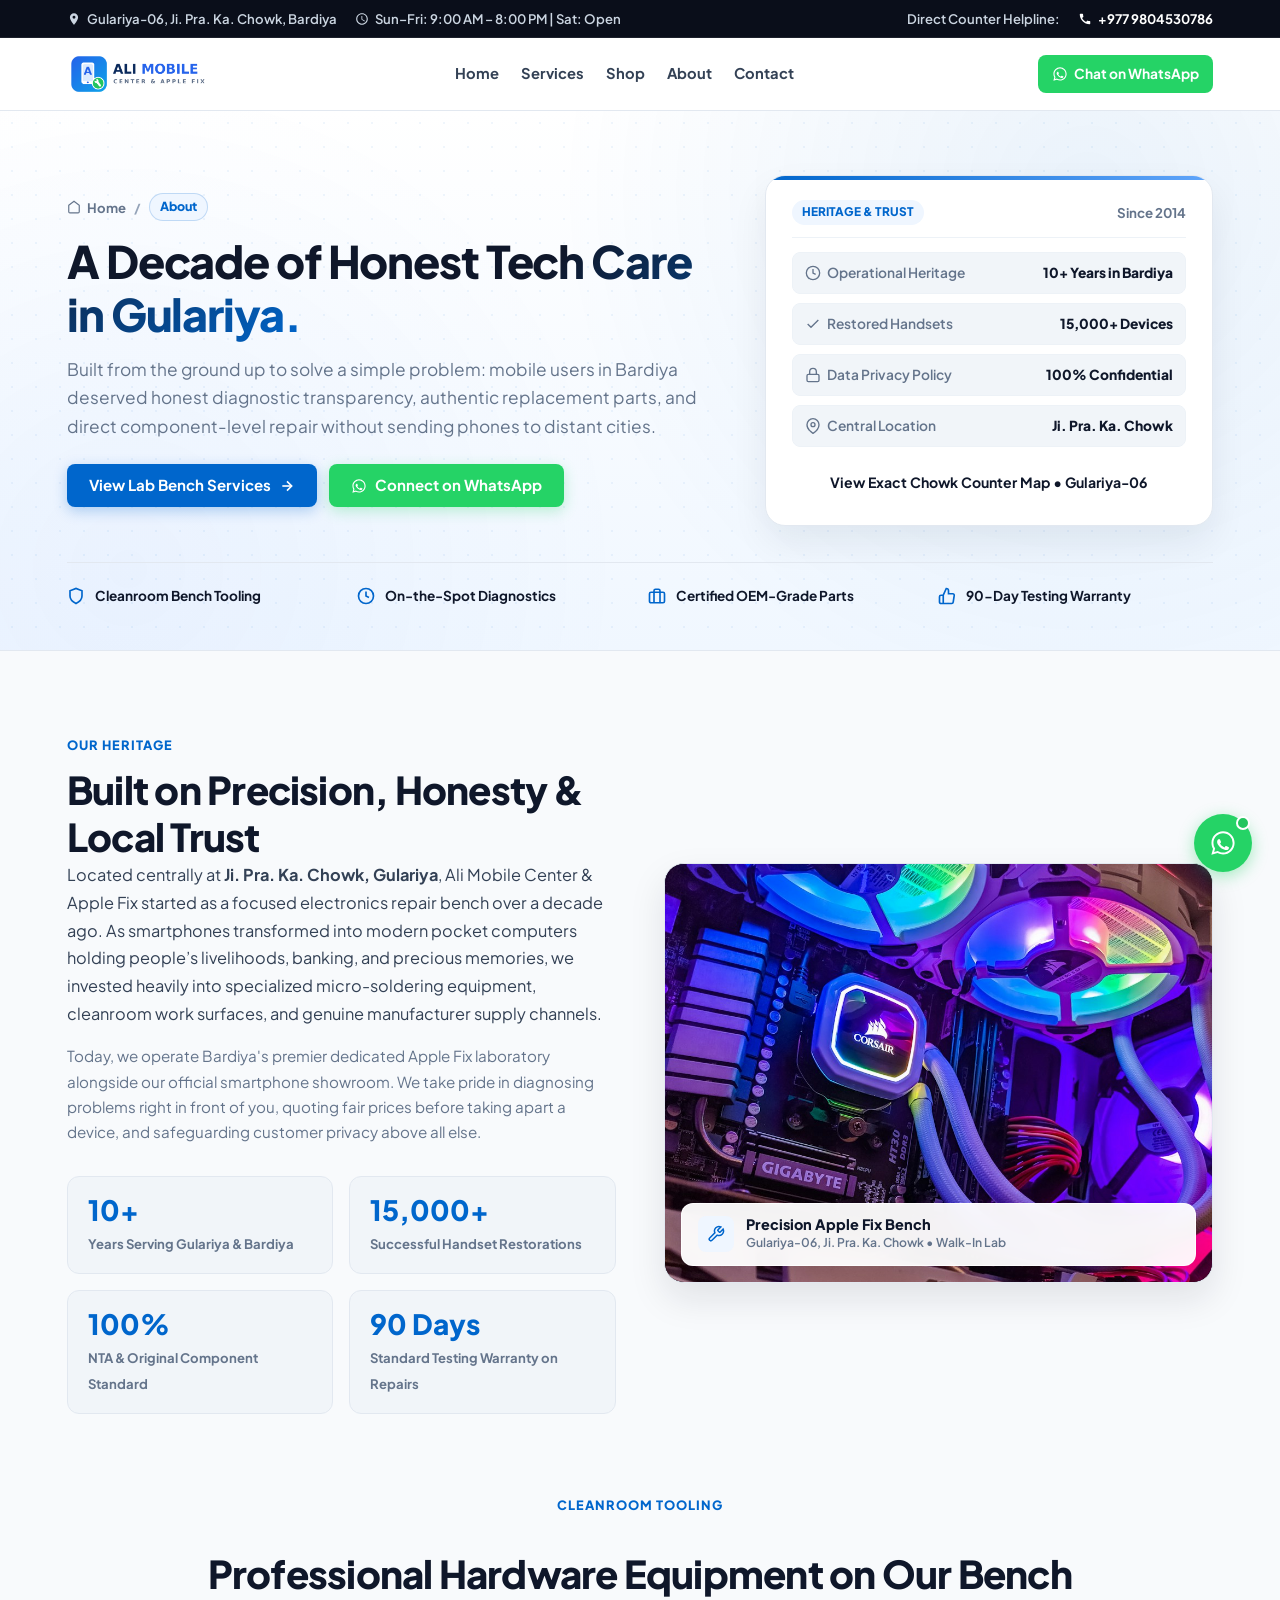
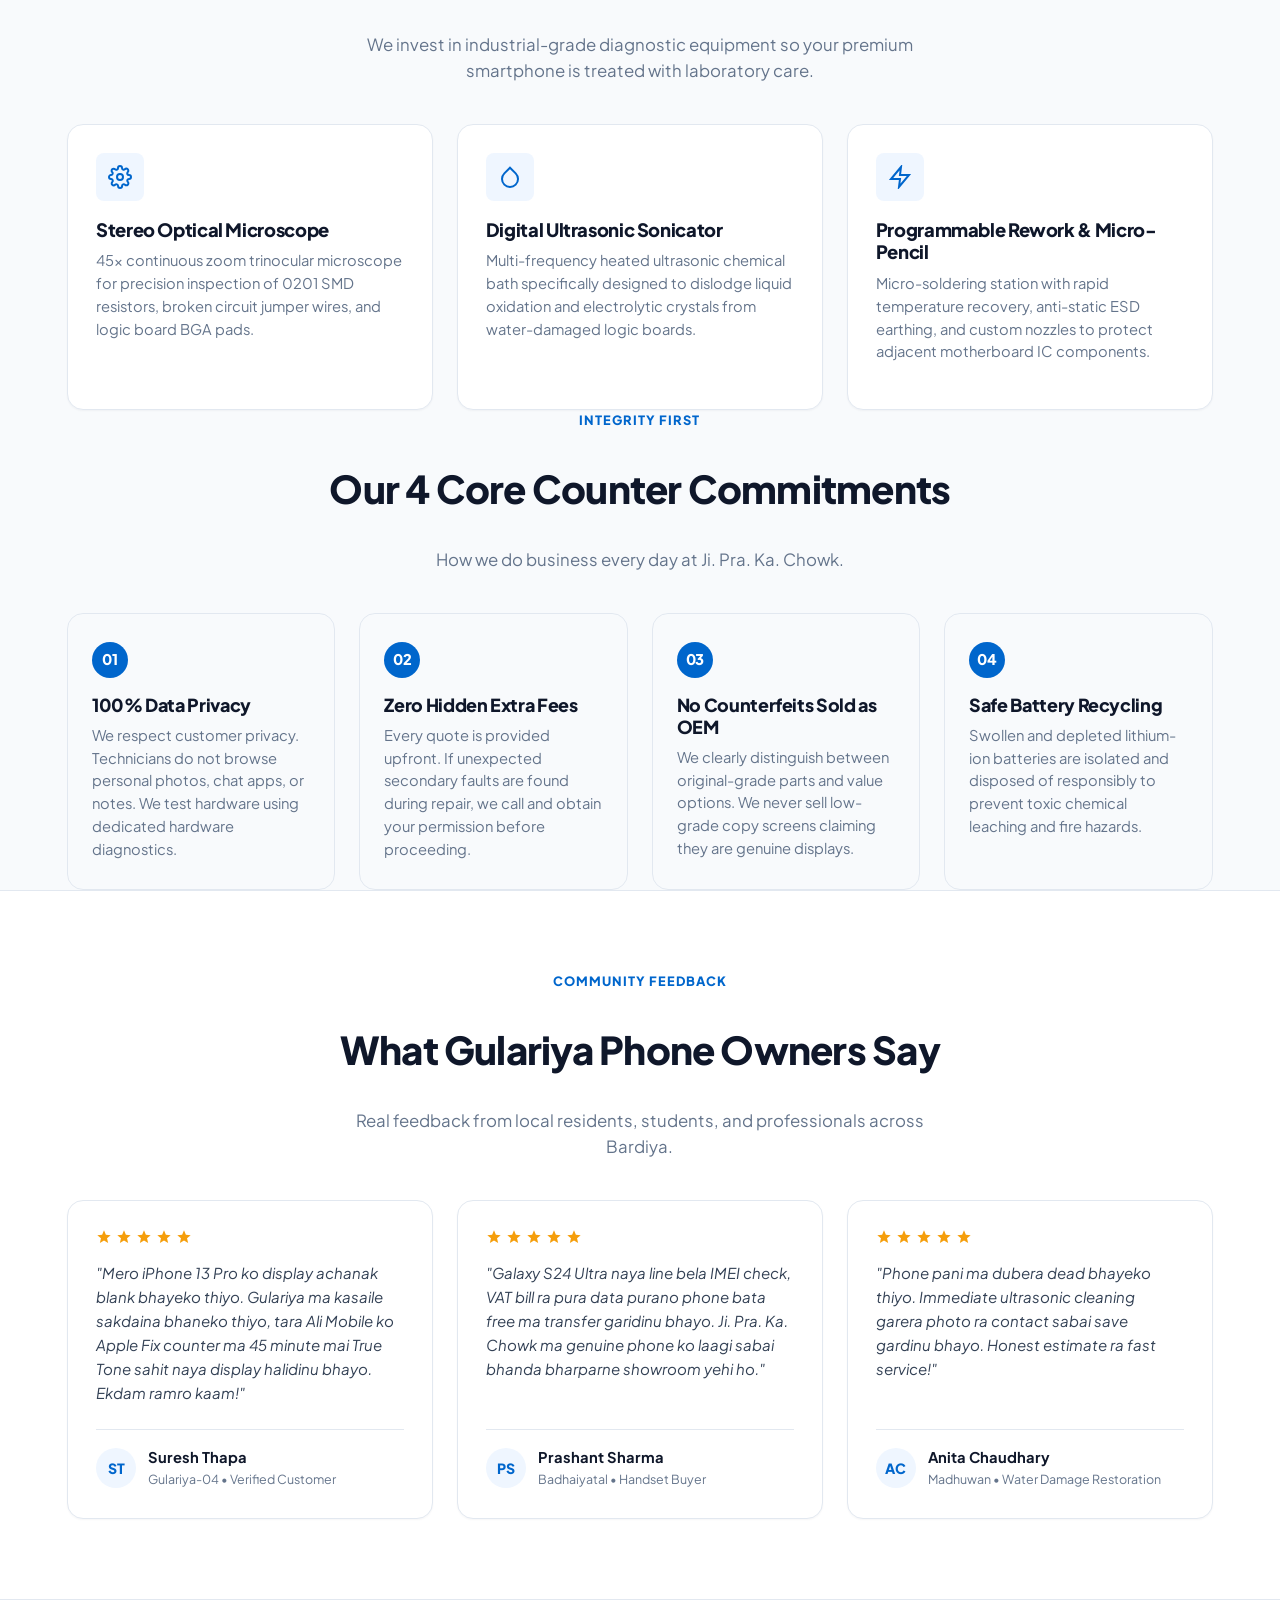
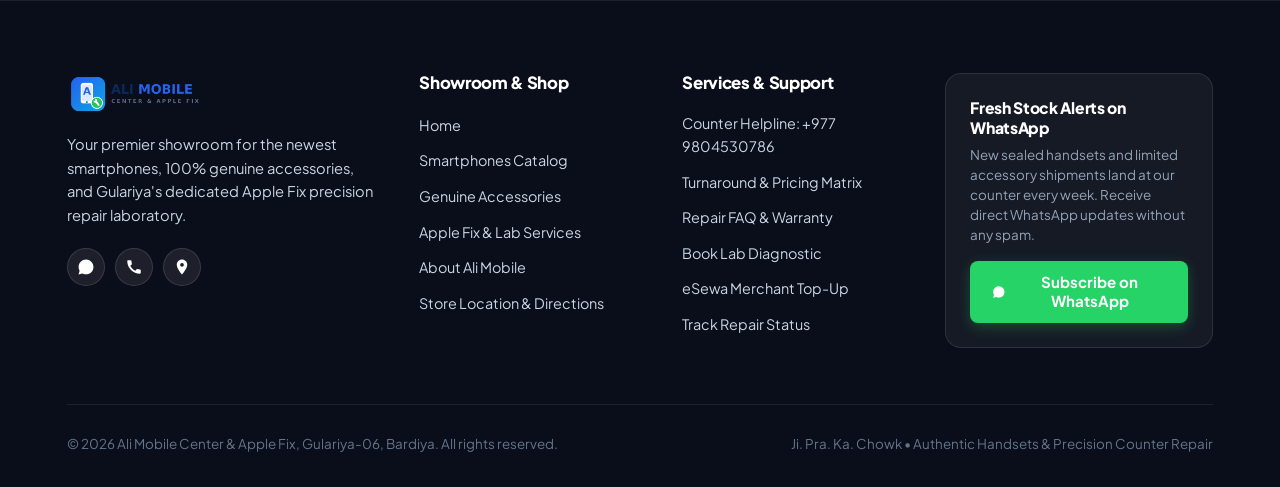
<file: about.html>
<!doctype html>
<html lang="en">
<head>
  <meta charset="utf-8">
  <meta name="viewport" content="width=device-width, initial-scale=1, viewport-fit=cover">
  <meta name="theme-color" content="#080c16">
  <meta name="color-scheme" content="light">
  
  <title>About Us &amp; Precision Lab — Ali Mobile Center | Gulariya, Bardiya</title>
  <meta name="description" content="Discover the story behind Ali Mobile Center &amp; Apple Fix in Gulariya, Bardiya. Over 10 years serving the region with honest smartphone diagnostics, certified micro-soldering, and 100% genuine handsets at Ji. Pra. Ka. Chowk.">
  
  <link rel="icon" type="image/png" href="assets/images/favicon.png">
  <link rel="apple-touch-icon" href="assets/images/logo-icon.png">

  <!-- Google Fonts: Plus Jakarta Sans for crisp, modern editorial typography -->
  <link rel="preconnect" href="https://fonts.googleapis.com">
  <link rel="preconnect" href="https://fonts.gstatic.com" crossorigin>
  <link href="https://fonts.googleapis.com/css2?family=Plus+Jakarta+Sans:wght@400;500;600;700;800;900&display=swap" rel="stylesheet">

  <!-- External Stylesheet -->
  <link rel="stylesheet" href="style.css">

  <!-- OpenGraph Meta Tags -->
  <meta property="og:title" content="About Ali Mobile Center &amp; Apple Fix — Gulariya">
  <meta property="og:description" content="10+ years of precision repair and authorized smartphone retail in Bardiya, Nepal.">
  <meta property="og:image" content="assets/images/logo-full.png">
  <meta property="og:type" content="website">

  <!-- Structured Data: AboutPage -->
  <script type="application/ld+json">
  {
    "@context": "https://schema.org",
    "@type": "AboutPage",
    "mainEntity": {
      "@type": "MobilePhoneStore",
      "name": "Ali Mobile Center & Apple Fix",
      "foundingDate": "2014",
      "address": {
        "@type": "PostalAddress",
        "streetAddress": "Ji. Pra. Ka. Chowk, Gulariya-06",
        "addressLocality": "Gulariya",
        "addressRegion": "Bardiya",
        "addressCountry": "NP"
      },
      "telephone": "+9779804530786"
    }
  }
  </script>
</head>
<body>

  <!-- ======================================================================
       PRELOADER (Strictly 3s, Icon-only, Pulse Ring)
       ====================================================================== -->
  <div id="preloader" aria-hidden="true">
    <div class="preloader-content">
      <div class="preloader-logo-wrap">
        <div class="preloader-pulse"></div>
        <img src="assets/images/logo-icon.png" alt="Ali Mobile Center" class="preloader-logo">
      </div>
      <div class="preloader-bar"></div>
    </div>
  </div>

  <!-- ======================================================================
       TOP UTILITY BAR
       ====================================================================== -->
  <div class="top-bar">
    <div class="wrap top-bar-inner">
      <div class="top-bar-left">
        <div class="top-bar-item">
          <svg viewBox="0 0 24 24" width="14" height="14" fill="currentColor"><path d="M12 2C8.13 2 5 5.13 5 9c0 5.25 7 13 7 13s7-7.75 7-13c0-3.87-3.13-7-7-7zm0 9.5a2.5 2.5 0 0 1 0-5 2.5 2.5 0 0 1 0 5z"/></svg>
          <span>Gulariya-06, Ji. Pra. Ka. Chowk, Bardiya</span>
        </div>
        <div class="top-bar-item">
          <svg viewBox="0 0 24 24" width="14" height="14" fill="currentColor"><path d="M11.99 2C6.47 2 2 6.48 2 12s4.47 10 9.99 10C17.52 22 22 17.52 22 12S17.52 2 11.99 2zM12 20c-4.42 0-8-3.58-8-8s3.58-8 8-8 8 3.58 8 8-3.58 8-8 8zm.5-13H11v6l5.25 3.15.75-1.23-4.5-2.67z"/></svg>
          <span>Sun–Fri: 9:00 AM – 8:00 PM | Sat: Open</span>
        </div>
      </div>
      <div class="top-bar-right">
        <span>Direct Counter Helpline:</span>
        <a class="top-hotline" href="tel:+9779804530786">
          <svg viewBox="0 0 24 24" width="14" height="14" fill="currentColor"><path d="M20.01 15.38c-1.23 0-2.42-.2-3.53-.56a.977.977 0 0 0-1.01.24l-1.57 1.97c-2.83-1.35-5.48-3.9-6.89-6.83l1.95-1.66c.27-.28.35-.67.24-1.02-.37-1.11-.56-2.3-.56-3.53 0-.54-.45-.99-.99-.99H4.19C3.65 3 3 3.24 3 3.99 3 13.28 10.73 21 20.01 21c.71 0 .99-.63.99-1.18v-3.45c0-.54-.45-.99-.99-.99z"/></svg>
          <strong>+977 9804530786</strong>
        </a>
      </div>
    </div>
  </div>

  <!-- ======================================================================
       HEADER & NAVIGATION
       ====================================================================== -->
  <header class="site-header">
    <div class="wrap nav-container">
      <a class="brand-wrap" href="index.html" title="Ali Mobile Center &amp; Apple Fix">
        <img src="assets/images/logo-full.png" alt="Ali Mobile Center &amp; Apple Fix Logo" class="brand-logo-img">
      </a>

      <!-- Desktop Nav Links -->
      <nav class="nav-links" aria-label="Main Navigation">
        <a href="index.html">Home</a>
        <a href="services.html">Services</a>
        <a href="shop.html">Shop</a>
        <a href="about.html" class="active">About</a>
        <a href="contact.html">Contact</a>
      </nav>

      <!-- Clean Header Action: Direct WhatsApp CTA + Mobile Drawer Toggle -->
      <div class="header-actions">
        <a class="btn-header-wa" href="https://wa.me/9779804530786?text=Namaste%20Ali%20Mobile%2C%20malai%20tapaiharuko%20services%20barema%20bujhna%20chha" target="_blank" rel="noopener" title="Chat on WhatsApp">
          <svg viewBox="0 0 24 24" width="16" height="16" fill="currentColor"><path d="M12.04 2c-5.46 0-9.91 4.45-9.91 9.91 0 1.75.46 3.45 1.32 4.95L2.05 22l5.25-1.38c1.45.79 3.08 1.21 4.74 1.21 5.46 0 9.91-4.45 9.91-9.91 0-2.65-1.03-5.14-2.9-7.01A9.816 9.816 0 0 0 12.04 2m.01 1.67c2.2 0 4.26.86 5.82 2.42a8.225 8.225 0 0 1 2.41 5.83c0 4.54-3.7 8.24-8.24 8.24-1.48 0-2.93-.4-4.2-1.15l-.3-.18-3.12.82.83-3.04-.2-.31a8.196 8.196 0 0 1-1.26-4.38c0-4.54 3.7-8.24 8.24-8.24m4.52 11.66c-.25-.13-1.47-.72-1.7-.81-.23-.08-.39-.13-.56.13-.17.25-.64.81-.79.97-.14.17-.29.19-.54.06-.25-.13-1.05-.39-2-1.23-.74-.66-1.24-1.47-1.39-1.72-.14-.25-.02-.39.11-.51.11-.11.25-.29.37-.43.13-.14.17-.25.25-.41.08-.17.04-.31-.02-.44-.06-.13-.56-1.34-.76-1.84-.2-.49-.4-.42-.56-.43h-.47c-.17 0-.44.06-.67.31-.23.25-.87.85-.87 2.08 0 1.23.9 2.41 1.02 2.58.13.17 1.76 2.69 4.27 3.77.6.26 1.07.41 1.43.53.6.19 1.15.16 1.58.1.48-.07 1.47-.6 1.68-1.18.21-.58.21-1.07.15-1.18-.06-.11-.23-.17-.48-.29z"/></svg>
          <span class="btn-wa-text-full">Chat on WhatsApp</span>
          <span class="btn-wa-text-mobile">WhatsApp</span>
        </a>
        <button id="btn-mobile-toggle" class="btn-mobile-toggle" aria-label="Open Mobile Menu" type="button">
          <svg viewBox="0 0 24 24" width="22" height="22" fill="none" stroke="currentColor" stroke-width="2.2" stroke-linecap="round"><line x1="3" y1="12" x2="21" y2="12"></line><line x1="3" y1="6" x2="21" y2="6"></line><line x1="3" y1="18" x2="21" y2="18"></line></svg>
        </button>
      </div>
    </div>
  </header>

  <!-- Mobile Navigation Drawer -->
  <div id="mobile-drawer" class="mobile-drawer" aria-hidden="true">
    <div id="mobile-drawer-overlay" class="mobile-drawer-overlay"></div>
    <div class="mobile-drawer-pane">
      <div class="mobile-drawer-header">
        <img src="assets/images/logo-full.png" alt="Ali Mobile Center Logo">
        <button id="btn-drawer-close" class="btn-drawer-close" aria-label="Close Navigation" type="button">
          <svg width="20" height="20" viewBox="0 0 24 24" fill="none" stroke="currentColor" stroke-width="2"><line x1="18" y1="6" x2="6" y2="18"></line><line x1="6" y1="6" x2="18" y2="18"></line></svg>
        </button>
      </div>
      <nav class="mobile-nav-list">
        <a href="index.html">
          <svg viewBox="0 0 24 24" width="18" height="18" fill="none" stroke="currentColor" stroke-width="2"><path d="M3 9l9-7 9 7v11a2 2 0 0 1-2 2H5a2 2 0 0 1-2-2z"></path></svg>
          Home
        </a>
        <a href="services.html">
          <svg viewBox="0 0 24 24" width="18" height="18" fill="none" stroke="currentColor" stroke-width="2"><path d="M14.7 6.3a1 1 0 0 0 0 1.4l1.6 1.6a1 1 0 0 0 1.4 0l3.77-3.77a6 6 0 0 1-7.94 7.94l-6.91 6.91a2.12 2.12 0 0 1-3-3l6.91-6.91a6 6 0 0 1 7.94-7.94l-3.76 3.76z"></path></svg>
          Services
        </a>
        <a href="shop.html">
          <svg viewBox="0 0 24 24" width="18" height="18" fill="none" stroke="currentColor" stroke-width="2"><rect x="5" y="2" width="14" height="20" rx="2" ry="2"></rect><line x1="12" y1="18" x2="12.01" y2="18"></line></svg>
          Shop
        </a>
        <a href="about.html" class="active">
          <svg viewBox="0 0 24 24" width="18" height="18" fill="none" stroke="currentColor" stroke-width="2"><circle cx="12" cy="12" r="10"></circle><line x1="12" y1="16" x2="12" y2="12"></line><line x1="12" y1="8" x2="12.01" y2="8"></line></svg>
          About
        </a>
        <a href="contact.html">
          <svg viewBox="0 0 24 24" width="18" height="18" fill="none" stroke="currentColor" stroke-width="2"><path d="M21 10c0 7-9 13-9 13s-9-6-9-13a9 9 0 0 1 18 0z"></path><circle cx="12" cy="10" r="3"></circle></svg>
          Contact
        </a>
      </nav>
      <div class="mobile-drawer-footer">
        <a class="btn btn-whatsapp btn-block" href="https://wa.me/9779804530786" target="_blank" rel="noopener">
          <svg viewBox="0 0 24 24" width="18" height="18" fill="currentColor"><path d="M12.04 2c-5.46 0-9.91 4.45-9.91 9.91 0 1.75.46 3.45 1.32 4.95L2.05 22l5.25-1.38c1.45.79 3.08 1.21 4.74 1.21 5.46 0 9.91-4.45 9.91-9.91 0-2.65-1.03-5.14-2.9-7.01A9.816 9.816 0 0 0 12.04 2m.01 1.67c2.2 0 4.26.86 5.82 2.42a8.225 8.225 0 0 1 2.41 5.83c0 4.54-3.7 8.24-8.24 8.24-1.48 0-2.93-.4-4.2-1.15l-.3-.18-3.12.82.83-3.04-.2-.31a8.196 8.196 0 0 1-1.26-4.38c0-4.54 3.7-8.24 8.24-8.24m4.52 11.66c-.25-.13-1.47-.72-1.7-.81-.23-.08-.39-.13-.56.13-.17.25-.64.81-.79.97-.14.17-.29.19-.54.06-.25-.13-1.05-.39-2-1.23-.74-.66-1.24-1.47-1.39-1.72-.14-.25-.02-.39.11-.51.11-.11.25-.29.37-.43.13-.14.17-.25.25-.41.08-.17.04-.31-.02-.44-.06-.13-.56-1.34-.76-1.84-.2-.49-.4-.42-.56-.43h-.47c-.17 0-.44.06-.67.31-.23.25-.87.85-.87 2.08 0 1.23.9 2.41 1.02 2.58.13.17 1.76 2.69 4.27 3.77.6.26 1.07.41 1.43.53.6.19 1.15.16 1.58.1.48-.07 1.47-.6 1.68-1.18.21-.58.21-1.07.15-1.18-.06-.11-.23-.17-.48-.29z"/></svg>
          <span>Chat on WhatsApp</span>
        </a>
        <a class="btn btn-secondary btn-block" href="tel:+9779804530786">
          <svg viewBox="0 0 24 24" width="18" height="18" fill="currentColor"><path d="M20.01 15.38c-1.23 0-2.42-.2-3.53-.56a.977.977 0 0 0-1.01.24l-1.57 1.97c-2.83-1.35-5.48-3.9-6.89-6.83l1.95-1.66c.27-.28.35-.67.24-1.02-.37-1.11-.56-2.3-.56-3.53 0-.54-.45-.99-.99-.99H4.19C3.65 3 3 3.24 3 3.99 3 13.28 10.73 21 20.01 21c.71 0 .99-.63.99-1.18v-3.45c0-.54-.45-.99-.99-.99z"/></svg>
          <span>Call 9804530786</span>
        </a>
      </div>
    </div>
  </div>

  <main>

    <!-- ====================================================================
         PAGE HERO BANNER (Elevated Creative Light Studio Theme)
         ==================================================================== -->
    <section class="page-hero-banner">
      <div class="wrap">
        <div class="page-hero-grid fade-up in-view">
          
          <!-- Left: Hero Text Column -->
          <div class="page-hero-content">
            <nav class="breadcrumb-nav" aria-label="Breadcrumb">
              <a class="crumb-link" href="index.html">
                <svg viewBox="0 0 24 24" width="14" height="14" fill="none" stroke="currentColor" stroke-width="2"><path d="M3 9l9-7 9 7v11a2 2 0 0 1-2 2H5a2 2 0 0 1-2-2z"></path></svg>
                <span>Home</span>
              </a>
              <span class="crumb-divider">/</span>
              <span class="crumb-active">About</span>
            </nav>

            <h1 class="page-hero-title">A Decade of Honest <span class="text-gradient">Tech Care in Gulariya.</span></h1>
            <p class="page-hero-desc">Built from the ground up to solve a simple problem: mobile users in Bardiya deserved honest diagnostic transparency, authentic replacement parts, and direct component-level repair without sending phones to distant cities.</p>

            <div class="page-hero-actions">
              <a class="btn btn-primary btn-lg" href="services.html">
                <span>View Lab Bench Services</span>
                <svg viewBox="0 0 24 24" width="16" height="16" fill="none" stroke="currentColor" stroke-width="2.4"><line x1="5" y1="12" x2="19" y2="12"></line><polyline points="12 5 19 12 12 19"></polyline></svg>
              </a>
              <a class="btn btn-whatsapp btn-lg" href="https://wa.me/9779804530786" target="_blank" rel="noopener">
                <svg viewBox="0 0 24 24" width="16" height="16" fill="currentColor"><path d="M12.04 2c-5.46 0-9.91 4.45-9.91 9.91 0 1.75.46 3.45 1.32 4.95L2.05 22l5.25-1.38c1.45.79 3.08 1.21 4.74 1.21 5.46 0 9.91-4.45 9.91-9.91 0-2.65-1.03-5.14-2.9-7.01A9.816 9.816 0 0 0 12.04 2m.01 1.67c2.2 0 4.26.86 5.82 2.42a8.225 8.225 0 0 1 2.41 5.83c0 4.54-3.7 8.24-8.24 8.24-1.48 0-2.93-.4-4.2-1.15l-.3-.18-3.12.82.83-3.04-.2-.31a8.196 8.196 0 0 1-1.26-4.38c0-4.54 3.7-8.24 8.24-8.24m4.52 11.66c-.25-.13-1.47-.72-1.7-.81-.23-.08-.39-.13-.56.13-.17.25-.64.81-.79.97-.14.17-.29.19-.54.06-.25-.13-1.05-.39-2-1.23-.74-.66-1.24-1.47-1.39-1.72-.14-.25-.02-.39.11-.51.11-.11.25-.29.37-.43.13-.14.17-.25.25-.41.08-.17.04-.31-.02-.44-.06-.13-.56-1.34-.76-1.84-.2-.49-.4-.42-.56-.43h-.47c-.17 0-.44.06-.67.31-.23.25-.87.85-.87 2.08 0 1.23.9 2.41 1.02 2.58.13.17 1.76 2.69 4.27 3.77.6.26 1.07.41 1.43.53.6.19 1.15.16 1.58.1.48-.07 1.47-.6 1.68-1.18.21-.58.21-1.07.15-1.18-.06-.11-.23-.17-.48-.29z"/></svg>
                <span>Connect on WhatsApp</span>
              </a>
            </div>
          </div>

          <!-- Right: Hero Spotlight Card -->
          <div class="page-hero-spotlight">
            <div class="hero-spotlight-card">
              <div class="spotlight-top-bar">
                <div class="spotlight-title-row">
                  <span class="spotlight-badge">Heritage &amp; Trust</span>
                </div>
                <small style="color: var(--text-muted); font-weight: 700;">Since 2014</small>
              </div>

              <div class="spotlight-metric-list">
                <div class="spotlight-metric-item">
                  <span>
                    <svg viewBox="0 0 24 24" width="16" height="16" fill="none" stroke="currentColor" stroke-width="2"><circle cx="12" cy="12" r="10"></circle><polyline points="12 6 12 12 16 14"></polyline></svg>
                    Operational Heritage
                  </span>
                  <strong>10+ Years in Bardiya</strong>
                </div>
                <div class="spotlight-metric-item">
                  <span>
                    <svg viewBox="0 0 24 24" width="16" height="16" fill="none" stroke="currentColor" stroke-width="2"><polyline points="20 6 9 17 4 12"></polyline></svg>
                    Restored Handsets
                  </span>
                  <strong>15,000+ Devices</strong>
                </div>
                <div class="spotlight-metric-item">
                  <span>
                    <svg viewBox="0 0 24 24" width="16" height="16" fill="none" stroke="currentColor" stroke-width="2"><rect x="3" y="11" width="18" height="11" rx="2" ry="2"></rect><path d="M7 11V7a5 5 0 0 1 10 0v4"></path></svg>
                    Data Privacy Policy
                  </span>
                  <strong>100% Confidential</strong>
                </div>
                <div class="spotlight-metric-item">
                  <span>
                    <svg viewBox="0 0 24 24" width="16" height="16" fill="none" stroke="currentColor" stroke-width="2"><path d="M21 10c0 7-9 13-9 13s-9-6-9-13a9 9 0 0 1 18 0z"></path><circle cx="12" cy="10" r="3"></circle></svg>
                    Central Location
                  </span>
                  <strong>Ji. Pra. Ka. Chowk</strong>
                </div>
              </div>

              <a class="btn btn-outline btn-sm btn-block" href="contact.html">
                <span>View Exact Chowk Counter Map &bull; Gulariya-06</span>
              </a>
            </div>
          </div>

        </div>

        <!-- Micro-Ribbon -->
        <div class="page-hero-ribbon fade-up">
          <div class="hero-ribbon-item">
            <svg viewBox="0 0 24 24" width="18" height="18" fill="none" stroke="currentColor" stroke-width="2.2"><path d="M12 22s8-4 8-10V5l-8-3-8 3v7c0 6 8 10 8 10z"></path></svg>
            <span>Cleanroom Bench Tooling</span>
          </div>
          <div class="hero-ribbon-item">
            <svg viewBox="0 0 24 24" width="18" height="18" fill="none" stroke="currentColor" stroke-width="2.2"><circle cx="12" cy="12" r="10"></circle><polyline points="12 6 12 12 16 14"></polyline></svg>
            <span>On-the-Spot Diagnostics</span>
          </div>
          <div class="hero-ribbon-item">
            <svg viewBox="0 0 24 24" width="18" height="18" fill="none" stroke="currentColor" stroke-width="2.2"><rect x="2" y="7" width="20" height="14" rx="2" ry="2"></rect><path d="M16 21V5a2 2 0 0 0-2-2h-4a2 2 0 0 0-2 2v16"></path></svg>
            <span>Certified OEM-Grade Parts</span>
          </div>
          <div class="hero-ribbon-item">
            <svg viewBox="0 0 24 24" width="18" height="18" fill="none" stroke="currentColor" stroke-width="2.2"><path d="M14 9V5a3 3 0 0 0-3-3l-4 9v11h11.28a2 2 0 0 0 2-1.7l1.38-9a2 2 0 0 0-2-2.3zM7 22H4a2 2 0 0 1-2-2v-7a2 2 0 0 1 2-2h3"></path></svg>
            <span>90-Day Testing Warranty</span>
          </div>
        </div>

      </div>
    </section>

    <!-- ====================================================================
         OUR STORY & STATS DOCK
         ==================================================================== -->
    <section class="about-story-section">
      <div class="wrap">
        <div class="about-story-grid fade-up">
          
          <!-- Story Text Column -->
          <div class="about-story-content">
            <span class="sec-kicker">Our Heritage</span>
            <h2>Built on Precision, Honesty &amp; Local Trust</h2>
            <p style="color: var(--text-body); font-size: 1.02rem; line-height: 1.7; margin-bottom: 16px;">
              Located centrally at <strong>Ji. Pra. Ka. Chowk, Gulariya</strong>, Ali Mobile Center &amp; Apple Fix started as a focused electronics repair bench over a decade ago. As smartphones transformed into modern pocket computers holding people’s livelihoods, banking, and precious memories, we invested heavily into specialized micro-soldering equipment, cleanroom work surfaces, and genuine manufacturer supply channels.
            </p>
            <p style="color: var(--text-muted); font-size: 0.95rem; line-height: 1.65; margin-bottom: 24px;">
              Today, we operate Bardiya's premier dedicated Apple Fix laboratory alongside our official smartphone showroom. We take pride in diagnosing problems right in front of you, quoting fair prices before taking apart a device, and safeguarding customer privacy above all else.
            </p>

            <!-- Stats Dock (2x2 Grid) -->
            <div class="about-stats-dock">
              <div class="stat-dock-item">
                <strong>10+</strong>
                <span>Years Serving Gulariya &amp; Bardiya</span>
              </div>
              <div class="stat-dock-item">
                <strong>15,000+</strong>
                <span>Successful Handset Restorations</span>
              </div>
              <div class="stat-dock-item">
                <strong>100%</strong>
                <span>NTA &amp; Original Component Standard</span>
              </div>
              <div class="stat-dock-item">
                <strong>90 Days</strong>
                <span>Standard Testing Warranty on Repairs</span>
              </div>
            </div>
          </div>

          <!-- Story Media Column (Resized & Beautifully Framed) -->
          <div class="about-media-frame">
            <img src="assets/images/apple-fix-bench.jpg" alt="Ali Mobile Apple Fix Workbench in Gulariya">
            <div class="about-image-overlay-card">
              <div class="ai-badge-icon">
                <svg viewBox="0 0 24 24" width="18" height="18" fill="none" stroke="currentColor" stroke-width="2"><path d="M14.7 6.3a1 1 0 0 0 0 1.4l1.6 1.6a1 1 0 0 0 1.4 0l3.77-3.77a6 6 0 0 1-7.94 7.94l-6.91 6.91a2.12 2.12 0 0 1-3-3l6.91-6.91a6 6 0 0 1 7.94-7.94l-3.76 3.76z"></path></svg>
              </div>
              <div>
                <strong>Precision Apple Fix Bench</strong>
                <small>Gulariya-06, Ji. Pra. Ka. Chowk &bull; Walk-In Lab</small>
              </div>
            </div>
          </div>

        </div>
      </div>
    </section>

    <!-- ====================================================================
         INSIDE OUR WORKBENCH (Tooling & Standards)
         ==================================================================== -->
    <section class="lab-standards-section">
      <div class="wrap">
        <div class="sec-head sec-head-center fade-up">
          <span class="sec-kicker">Cleanroom Tooling</span>
          <h2>Professional Hardware Equipment on Our Bench</h2>
          <p>We invest in industrial-grade diagnostic equipment so your premium smartphone is treated with laboratory care.</p>
        </div>

        <div class="services-grid fade-up">
          <div class="service-card">
            <div class="service-icon-wrap">
              <svg viewBox="0 0 24 24" width="24" height="24" fill="none" stroke="currentColor" stroke-width="2"><circle cx="12" cy="12" r="3"></circle><path d="M19.4 15a1.65 1.65 0 0 0 .33 1.82l.06.06a2 2 0 0 1 0 2.83 2 2 0 0 1-2.83 0l-.06-.06a1.65 1.65 0 0 0-1.82-.33 1.65 1.65 0 0 0-1 1.51V21a2 2 0 0 1-2 2 2 2 0 0 1-2-2v-.09A1.65 1.65 0 0 0 9 19.4a1.65 1.65 0 0 0-1.82.33l-.06.06a2 2 0 0 1-2.83 0 2 2 0 0 1 0-2.83l.06-.06a1.65 1.65 0 0 0 .33-1.82 1.65 1.65 0 0 0-1.51-1H3a2 2 0 0 1-2-2 2 2 0 0 1 2-2h.09A1.65 1.65 0 0 0 4.6 9a1.65 1.65 0 0 0-.33-1.82l-.06-.06a2 2 0 0 1 0-2.83 2 2 0 0 1 2.83 0l.06.06a1.65 1.65 0 0 0 1.82.33H9a1.65 1.65 0 0 0 1-1.51V3a2 2 0 0 1 2-2 2 2 0 0 1 2 2v.09a1.65 1.65 0 0 0 1 1.51 1.65 1.65 0 0 0 1.82-.33l.06-.06a2 2 0 0 1 2.83 0 2 2 0 0 1 0 2.83l-.06.06a1.65 1.65 0 0 0-.33 1.82V9a1.65 1.65 0 0 0 1.51 1H21a2 2 0 0 1 2 2 2 2 0 0 1-2 2h-.09a1.65 1.65 0 0 0-1.51 1z"></path></svg>
            </div>
            <h3>Stereo Optical Microscope</h3>
            <p>45x continuous zoom trinocular microscope for precision inspection of 0201 SMD resistors, broken circuit jumper wires, and logic board BGA pads.</p>
          </div>

          <div class="service-card">
            <div class="service-icon-wrap">
              <svg viewBox="0 0 24 24" width="24" height="24" fill="none" stroke="currentColor" stroke-width="2"><path d="M12 2.69l5.66 5.66a8 8 0 1 1-11.31 0z"></path></svg>
            </div>
            <h3>Digital Ultrasonic Sonicator</h3>
            <p>Multi-frequency heated ultrasonic chemical bath specifically designed to dislodge liquid oxidation and electrolytic crystals from water-damaged logic boards.</p>
          </div>

          <div class="service-card">
            <div class="service-icon-wrap">
              <svg viewBox="0 0 24 24" width="24" height="24" fill="none" stroke="currentColor" stroke-width="2"><polygon points="13 2 3 14 12 14 11 22 21 10 12 10 13 2"></polygon></svg>
            </div>
            <h3>Programmable Rework &amp; Micro-Pencil</h3>
            <p>Micro-soldering station with rapid temperature recovery, anti-static ESD earthing, and custom nozzles to protect adjacent motherboard IC components.</p>
          </div>
        </div>
      </div>
    </section>

    <!-- ====================================================================
         4 CORE COMMITMENTS
         ==================================================================== -->
    <section class="commitments-section">
      <div class="wrap">
        <div class="sec-head sec-head-center fade-up">
          <span class="sec-kicker">Integrity First</span>
          <h2>Our 4 Core Counter Commitments</h2>
          <p>How we do business every day at Ji. Pra. Ka. Chowk.</p>
        </div>

        <div class="steps-flow-grid fade-up">
          <div class="flow-step-card">
            <div class="flow-step-num">01</div>
            <h3>100% Data Privacy</h3>
            <p>We respect customer privacy. Technicians do not browse personal photos, chat apps, or notes. We test hardware using dedicated hardware diagnostics.</p>
          </div>

          <div class="flow-step-card">
            <div class="flow-step-num">02</div>
            <h3>Zero Hidden Extra Fees</h3>
            <p>Every quote is provided upfront. If unexpected secondary faults are found during repair, we call and obtain your permission before proceeding.</p>
          </div>

          <div class="flow-step-card">
            <div class="flow-step-num">03</div>
            <h3>No Counterfeits Sold as OEM</h3>
            <p>We clearly distinguish between original-grade parts and value options. We never sell low-grade copy screens claiming they are genuine displays.</p>
          </div>

          <div class="flow-step-card">
            <div class="flow-step-num">04</div>
            <h3>Safe Battery Recycling</h3>
            <p>Swollen and depleted lithium-ion batteries are isolated and disposed of responsibly to prevent toxic chemical leaching and fire hazards.</p>
          </div>
        </div>
      </div>
    </section>

    <!-- ====================================================================
         CUSTOMER REVIEWS SECTION
         ==================================================================== -->
    <section class="reviews-section">
      <div class="wrap">
        <div class="sec-head sec-head-center fade-up">
          <span class="sec-kicker">Community Feedback</span>
          <h2>What Gulariya Phone Owners Say</h2>
          <p>Real feedback from local residents, students, and professionals across Bardiya.</p>
        </div>

        <div class="reviews-grid fade-up">
          <div class="review-card">
            <div class="review-stars">
              <svg viewBox="0 0 24 24" width="16" height="16" fill="#f59e0b"><path d="M12 17.27L18.18 21l-1.64-7.03L22 9.24l-7.19-.61L12 2 9.19 8.63 2 9.24l5.46 4.73L5.82 21z"/></svg>
              <svg viewBox="0 0 24 24" width="16" height="16" fill="#f59e0b"><path d="M12 17.27L18.18 21l-1.64-7.03L22 9.24l-7.19-.61L12 2 9.19 8.63 2 9.24l5.46 4.73L5.82 21z"/></svg>
              <svg viewBox="0 0 24 24" width="16" height="16" fill="#f59e0b"><path d="M12 17.27L18.18 21l-1.64-7.03L22 9.24l-7.19-.61L12 2 9.19 8.63 2 9.24l5.46 4.73L5.82 21z"/></svg>
              <svg viewBox="0 0 24 24" width="16" height="16" fill="#f59e0b"><path d="M12 17.27L18.18 21l-1.64-7.03L22 9.24l-7.19-.61L12 2 9.19 8.63 2 9.24l5.46 4.73L5.82 21z"/></svg>
              <svg viewBox="0 0 24 24" width="16" height="16" fill="#f59e0b"><path d="M12 17.27L18.18 21l-1.64-7.03L22 9.24l-7.19-.61L12 2 9.19 8.63 2 9.24l5.46 4.73L5.82 21z"/></svg>
            </div>
            <p class="review-quote">"Mero iPhone 13 Pro ko display achanak blank bhayeko thiyo. Gulariya ma kasaile sakdaina bhaneko thiyo, tara Ali Mobile ko Apple Fix counter ma 45 minute mai True Tone sahit naya display halidinu bhayo. Ekdam ramro kaam!"</p>
            <div class="reviewer-meta">
              <div class="reviewer-avatar">ST</div>
              <div>
                <strong>Suresh Thapa</strong>
                <small>Gulariya-04 &bull; Verified Customer</small>
              </div>
            </div>
          </div>

          <div class="review-card">
            <div class="review-stars">
              <svg viewBox="0 0 24 24" width="16" height="16" fill="#f59e0b"><path d="M12 17.27L18.18 21l-1.64-7.03L22 9.24l-7.19-.61L12 2 9.19 8.63 2 9.24l5.46 4.73L5.82 21z"/></svg>
              <svg viewBox="0 0 24 24" width="16" height="16" fill="#f59e0b"><path d="M12 17.27L18.18 21l-1.64-7.03L22 9.24l-7.19-.61L12 2 9.19 8.63 2 9.24l5.46 4.73L5.82 21z"/></svg>
              <svg viewBox="0 0 24 24" width="16" height="16" fill="#f59e0b"><path d="M12 17.27L18.18 21l-1.64-7.03L22 9.24l-7.19-.61L12 2 9.19 8.63 2 9.24l5.46 4.73L5.82 21z"/></svg>
              <svg viewBox="0 0 24 24" width="16" height="16" fill="#f59e0b"><path d="M12 17.27L18.18 21l-1.64-7.03L22 9.24l-7.19-.61L12 2 9.19 8.63 2 9.24l5.46 4.73L5.82 21z"/></svg>
              <svg viewBox="0 0 24 24" width="16" height="16" fill="#f59e0b"><path d="M12 17.27L18.18 21l-1.64-7.03L22 9.24l-7.19-.61L12 2 9.19 8.63 2 9.24l5.46 4.73L5.82 21z"/></svg>
            </div>
            <p class="review-quote">"Galaxy S24 Ultra naya line bela IMEI check, VAT bill ra pura data purano phone bata free ma transfer garidinu bhayo. Ji. Pra. Ka. Chowk ma genuine phone ko laagi sabai bhanda bharparne showroom yehi ho."</p>
            <div class="reviewer-meta">
              <div class="reviewer-avatar">PS</div>
              <div>
                <strong>Prashant Sharma</strong>
                <small>Badhaiyatal &bull; Handset Buyer</small>
              </div>
            </div>
          </div>

          <div class="review-card">
            <div class="review-stars">
              <svg viewBox="0 0 24 24" width="16" height="16" fill="#f59e0b"><path d="M12 17.27L18.18 21l-1.64-7.03L22 9.24l-7.19-.61L12 2 9.19 8.63 2 9.24l5.46 4.73L5.82 21z"/></svg>
              <svg viewBox="0 0 24 24" width="16" height="16" fill="#f59e0b"><path d="M12 17.27L18.18 21l-1.64-7.03L22 9.24l-7.19-.61L12 2 9.19 8.63 2 9.24l5.46 4.73L5.82 21z"/></svg>
              <svg viewBox="0 0 24 24" width="16" height="16" fill="#f59e0b"><path d="M12 17.27L18.18 21l-1.64-7.03L22 9.24l-7.19-.61L12 2 9.19 8.63 2 9.24l5.46 4.73L5.82 21z"/></svg>
              <svg viewBox="0 0 24 24" width="16" height="16" fill="#f59e0b"><path d="M12 17.27L18.18 21l-1.64-7.03L22 9.24l-7.19-.61L12 2 9.19 8.63 2 9.24l5.46 4.73L5.82 21z"/></svg>
              <svg viewBox="0 0 24 24" width="16" height="16" fill="#f59e0b"><path d="M12 17.27L18.18 21l-1.64-7.03L22 9.24l-7.19-.61L12 2 9.19 8.63 2 9.24l5.46 4.73L5.82 21z"/></svg>
            </div>
            <p class="review-quote">"Phone pani ma dubera dead bhayeko thiyo. Immediate ultrasonic cleaning garera photo ra contact sabai save gardinu bhayo. Honest estimate ra fast service!"</p>
            <div class="reviewer-meta">
              <div class="reviewer-avatar">AC</div>
              <div>
                <strong>Anita Chaudhary</strong>
                <small>Madhuwan &bull; Water Damage Restoration</small>
              </div>
            </div>
          </div>
        </div>
      </div>
    </section>

  </main>

  <!-- ======================================================================
       FOOTER
       ====================================================================== -->
  <footer class="site-footer">
    <div class="wrap">
      <div class="footer-grid">
        <!-- Col 1: Brand Info -->
        <div class="footer-brand-col">
          <img src="assets/images/logo-full.png" alt="Ali Mobile Center &amp; Apple Fix Logo" class="footer-logo-img">
          <p>Your premier showroom for the newest smartphones, 100% genuine accessories, and Gulariya's dedicated Apple Fix precision repair laboratory.</p>
          <div class="footer-social-links">
            <a class="social-circle-btn" href="https://wa.me/9779804530786" target="_blank" rel="noopener" title="WhatsApp Counter">
              <svg viewBox="0 0 24 24" width="18" height="18" fill="currentColor"><path d="M12.04 2c-5.46 0-9.91 4.45-9.91 9.91 0 1.75.46 3.45 1.32 4.95L2.05 22l5.25-1.38c1.45.79 3.08 1.21 4.74 1.21 5.46 0 9.91-4.45 9.91-9.91 0-2.65-1.03-5.14-2.9-7.01A9.816 9.816 0 0 0 12.04 2"/></svg>
            </a>
            <a class="social-circle-btn" href="tel:+9779804530786" title="Call Store">
              <svg viewBox="0 0 24 24" width="18" height="18" fill="currentColor"><path d="M20.01 15.38c-1.23 0-2.42-.2-3.53-.56a.977.977 0 0 0-1.01.24l-1.57 1.97c-2.83-1.35-5.48-3.9-6.89-6.83l1.95-1.66c.27-.28.35-.67.24-1.02-.37-1.11-.56-2.3-.56-3.53 0-.54-.45-.99-.99-.99H4.19C3.65 3 3 3.24 3 3.99 3 13.28 10.73 21 20.01 21c.71 0 .99-.63.99-1.18v-3.45c0-.54-.45-.99-.99-.99z"/></svg>
            </a>
            <a class="social-circle-btn" href="https://www.google.com/maps/search/?api=1&query=Ali+Mobile+Center+Gulariya+Bardiya" target="_blank" rel="noopener" title="Google Maps">
              <svg viewBox="0 0 24 24" width="18" height="18" fill="currentColor"><path d="M12 2C8.13 2 5 5.13 5 9c0 5.25 7 13 7 13s7-7.75 7-13c0-3.87-3.13-7-7-7zm0 9.5a2.5 2.5 0 0 1 0-5 2.5 2.5 0 0 1 0 5z"/></svg>
            </a>
          </div>
        </div>

        <!-- Col 2: Showroom Links -->
        <div>
          <h4 class="footer-heading">Showroom &amp; Shop</h4>
          <ul class="footer-links-list">
            <li><a href="index.html">Home</a></li>
            <li><a href="shop.html">Smartphones Catalog</a></li>
            <li><a href="shop.html#accessories">Genuine Accessories</a></li>
            <li><a href="services.html">Apple Fix &amp; Lab Services</a></li>
            <li><a href="about.html">About Ali Mobile</a></li>
            <li><a href="contact.html">Store Location &amp; Directions</a></li>
          </ul>
        </div>

        <!-- Col 3: Support Links -->
        <div>
          <h4 class="footer-heading">Services &amp; Support</h4>
          <ul class="footer-links-list">
            <li><a href="tel:+9779804530786">Counter Helpline: +977 9804530786</a></li>
            <li><a href="services.html#pricing">Turnaround &amp; Pricing Matrix</a></li>
            <li><a href="services.html#faq">Repair FAQ &amp; Warranty</a></li>
            <li><a href="contact.html">Book Lab Diagnostic</a></li>
            <li><a href="https://wa.me/9779804530786?text=Namaste%2C%20eSewa%20barema%20bujhna%20chahanchhu" target="_blank" rel="noopener">eSewa Merchant Top-Up</a></li>
            <li><a href="https://wa.me/9779804530786?text=Namaste%2C%20mero%20repair%20status%20check%20garidinus" target="_blank" rel="noopener">Track Repair Status</a></li>
          </ul>
        </div>

        <!-- Col 4: Fresh Stock Card -->
        <div>
          <div class="footer-alert-card">
            <h4>Fresh Stock Alerts on WhatsApp</h4>
            <p>New sealed handsets and limited accessory shipments land at our counter every week. Receive direct WhatsApp updates without any spam.</p>
            <a class="btn btn-whatsapp btn-block" href="https://wa.me/9779804530786?text=Namaste%20Ali%20Mobile%2C%20malai%20naya%20stock%20ko%20alert%20dinus" target="_blank" rel="noopener">
              <svg viewBox="0 0 24 24" width="16" height="16" fill="currentColor"><path d="M12.04 2c-5.46 0-9.91 4.45-9.91 9.91 0 1.75.46 3.45 1.32 4.95L2.05 22l5.25-1.38c1.45.79 3.08 1.21 4.74 1.21 5.46 0 9.91-4.45 9.91-9.91 0-2.65-1.03-5.14-2.9-7.01A9.816 9.816 0 0 0 12.04 2"/></svg>
              <span>Subscribe on WhatsApp</span>
            </a>
          </div>
        </div>
      </div>

      <div class="footer-bottom-bar">
        <span>&copy; <span id="current-year">2026</span> Ali Mobile Center &amp; Apple Fix, Gulariya-06, Bardiya. All rights reserved.</span>
        <span>Ji. Pra. Ka. Chowk &bull; Authentic Handsets &amp; Precision Counter Repair</span>
      </div>
    </div>
  </footer>

  <!-- ======================================================================
       STICKY MOBILE BOTTOM QUICK BAR
       ====================================================================== -->
  <nav class="mobile-bottom-bar" aria-label="Mobile Quick Contacts">
    <a class="mb-item-btn" href="tel:+9779804530786">
      <svg viewBox="0 0 24 24" width="20" height="20" fill="currentColor"><path d="M20.01 15.38c-1.23 0-2.42-.2-3.53-.56a.977.977 0 0 0-1.01.24l-1.57 1.97c-2.83-1.35-5.48-3.9-6.89-6.83l1.95-1.66c.27-.28.35-.67.24-1.02-.37-1.11-.56-2.3-.56-3.53 0-.54-.45-.99-.99-.99H4.19C3.65 3 3 3.24 3 3.99 3 13.28 10.73 21 20.01 21c.71 0 .99-.63.99-1.18v-3.45c0-.54-.45-.99-.99-.99z"/></svg>
      <span>Call</span>
    </a>
    <a class="mb-item-btn btn-mb-wa" href="https://wa.me/9779804530786?text=Namaste%20Ali%20Mobile%2C%20malai%20jankari%20chahiyo" target="_blank" rel="noopener">
      <svg viewBox="0 0 24 24" width="20" height="20" fill="currentColor"><path d="M12.04 2c-5.46 0-9.91 4.45-9.91 9.91 0 1.75.46 3.45 1.32 4.95L2.05 22l5.25-1.38c1.45.79 3.08 1.21 4.74 1.21 5.46 0 9.91-4.45 9.91-9.91 0-2.65-1.03-5.14-2.9-7.01A9.816 9.816 0 0 0 12.04 2m.01 1.67c2.2 0 4.26.86 5.82 2.42a8.225 8.225 0 0 1 2.41 5.83c0 4.54-3.7 8.24-8.24 8.24-1.48 0-2.93-.4-4.2-1.15l-.3-.18-3.12.82.83-3.04-.2-.31a8.196 8.196 0 0 1-1.26-4.38c0-4.54 3.7-8.24 8.24-8.24m4.52 11.66c-.25-.13-1.47-.72-1.7-.81-.23-.08-.39-.13-.56.13-.17.25-.64.81-.79.97-.14.17-.29.19-.54.06-.25-.13-1.05-.39-2-1.23-.74-.66-1.24-1.47-1.39-1.72-.14-.25-.02-.39.11-.51.11-.11.25-.29.37-.43.13-.14.17-.25.25-.41.08-.17.04-.31-.02-.44-.06-.13-.56-1.34-.76-1.84-.2-.49-.4-.42-.56-.43h-.47c-.17 0-.44.06-.67.31-.23.25-.87.85-.87 2.08 0 1.23.9 2.41 1.02 2.58.13.17 1.76 2.69 4.27 3.77.6.26 1.07.41 1.43.53.6.19 1.15.16 1.58.1.48-.07 1.47-.6 1.68-1.18.21-.58.21-1.07.15-1.18-.06-.11-.23-.17-.48-.29z"/></svg>
      <span>WhatsApp</span>
    </a>
    <a class="mb-item-btn" href="services.html">
      <svg viewBox="0 0 24 24" width="20" height="20" fill="none" stroke="currentColor" stroke-width="2"><path d="M14.7 6.3a1 1 0 0 0 0 1.4l1.6 1.6a1 1 0 0 0 1.4 0l3.77-3.77a6 6 0 0 1-7.94 7.94l-6.91 6.91a2.12 2.12 0 0 1-3-3l6.91-6.91a6 6 0 0 1 7.94-7.94l-3.76 3.76z"></path></svg>
      <span>Services</span>
    </a>
    <a class="mb-item-btn" href="shop.html">
      <svg viewBox="0 0 24 24" width="20" height="20" fill="none" stroke="currentColor" stroke-width="2"><rect x="5" y="2" width="14" height="20" rx="2" ry="2"></rect><line x1="12" y1="18" x2="12.01" y2="18"></line></svg>
      <span>Shop</span>
    </a>
    <a class="mb-item-btn" href="contact.html">
      <svg viewBox="0 0 24 24" width="20" height="20" fill="none" stroke="currentColor" stroke-width="2"><polygon points="3 11 22 2 13 21 11 13 3 11"></polygon></svg>
      <span>Contact</span>
    </a>
  </nav>

  <!-- ======================================================================
       BACK TO TOP BUTTON
       ====================================================================== -->
  <button id="back-to-top-btn" class="back-to-top-btn" aria-label="Back to Top" title="Back to top" type="button">
    <svg viewBox="0 0 24 24" width="20" height="20" fill="none" stroke="currentColor" stroke-width="2.5"><polyline points="18 15 12 9 6 15"></polyline></svg>
  </button>

  <!-- ======================================================================
       FLOATING DIRECT WHATSAPP CHAT WIDGET
       ====================================================================== -->
  <div class="floating-whatsapp-widget">
    <div id="whatsapp-chat-popup" class="whatsapp-chat-popup">
      <div class="chat-popup-header">
        <div class="chat-popup-profile">
          <img src="assets/images/logo-icon.png" alt="Ali Mobile Support Avatar">
          <div>
            <strong>Ali Mobile &amp; Apple Fix</strong>
            <small>Active Now &bull; Replies in &lt; 5 mins</small>
          </div>
        </div>
        <button id="chat-popup-close-btn" class="chat-popup-close-btn" title="Close Chat" aria-label="Close Chat" type="button">
          <svg width="18" height="18" viewBox="0 0 24 24" fill="none" stroke="currentColor" stroke-width="2"><line x1="18" y1="6" x2="6" y2="18"></line><line x1="6" y1="6" x2="18" y2="18"></line></svg>
        </button>
      </div>
      <div class="chat-popup-body">
        <div class="chat-speech-bubble">
          Namaste! Want to know more about our store, technicians, or warranty terms? Ask us directly!
        </div>
        <div class="chat-quick-actions">
          <button type="button" class="chat-quick-btn" data-msg="Namaste, tapaiharuko Gulariya lab ma k-k equipment chha ra technician ko experience kati chha?">
            Technician &amp; Lab Standards
          </button>
          <button type="button" class="chat-quick-btn" data-msg="Namaste, repair pachi warranty claim kasari garna sakincha?">
            Repair Warranty Conditions
          </button>
          <button type="button" class="chat-quick-btn" data-msg="Namaste, Gulariya counter ko exact opening hours k chha?">
            Counter Hours &amp; Location
          </button>
        </div>
      </div>
      <div class="chat-popup-footer">
        <input type="text" id="chat-custom-input" class="chat-popup-input" placeholder="Type your message..." autocomplete="off">
        <button type="button" id="chat-custom-send-btn" class="chat-popup-send-btn" title="Send WhatsApp" aria-label="Send WhatsApp message">
          <svg viewBox="0 0 24 24" width="18" height="18" fill="currentColor"><polygon points="2 21 23 12 2 3 2 10 17 12 2 14 2 21"></polygon></svg>
        </button>
      </div>
    </div>

    <button id="floating-whatsapp-btn" class="floating-whatsapp-btn" aria-label="Open Direct WhatsApp Chat" title="Chat on WhatsApp" type="button">
      <span class="wa-online-pulse"></span>
      <svg viewBox="0 0 24 24" width="28" height="28" fill="currentColor"><path d="M12.04 2c-5.46 0-9.91 4.45-9.91 9.91 0 1.75.46 3.45 1.32 4.95L2.05 22l5.25-1.38c1.45.79 3.08 1.21 4.74 1.21 5.46 0 9.91-4.45 9.91-9.91 0-2.65-1.03-5.14-2.9-7.01A9.816 9.816 0 0 0 12.04 2m.01 1.67c2.2 0 4.26.86 5.82 2.42a8.225 8.225 0 0 1 2.41 5.83c0 4.54-3.7 8.24-8.24 8.24-1.48 0-2.93-.4-4.2-1.15l-.3-.18-3.12.82.83-3.04-.2-.31a8.196 8.196 0 0 1-1.26-4.38c0-4.54 3.7-8.24 8.24-8.24m4.52 11.66c-.25-.13-1.47-.72-1.7-.81-.23-.08-.39-.13-.56.13-.17.25-.64.81-.79.97-.14.17-.29.19-.54.06-.25-.13-1.05-.39-2-1.23-.74-.66-1.24-1.47-1.39-1.72-.14-.25-.02-.39.11-.51.11-.11.25-.29.37-.43.13-.14.17-.25.25-.41.08-.17.04-.31-.02-.44-.06-.13-.56-1.34-.76-1.84-.2-.49-.4-.42-.56-.43h-.47c-.17 0-.44.06-.67.31-.23.25-.87.85-.87 2.08 0 1.23.9 2.41 1.02 2.58.13.17 1.76 2.69 4.27 3.77.6.26 1.07.41 1.43.53.6.19 1.15.16 1.58.1.48-.07 1.47-.6 1.68-1.18.21-.58.21-1.07.15-1.18-.06-.11-.23-.17-.48-.29z"/></svg>
    </button>
  </div>

  <!-- External Script -->
  <script src="script.js"></script>
</body>
</html>
</file>
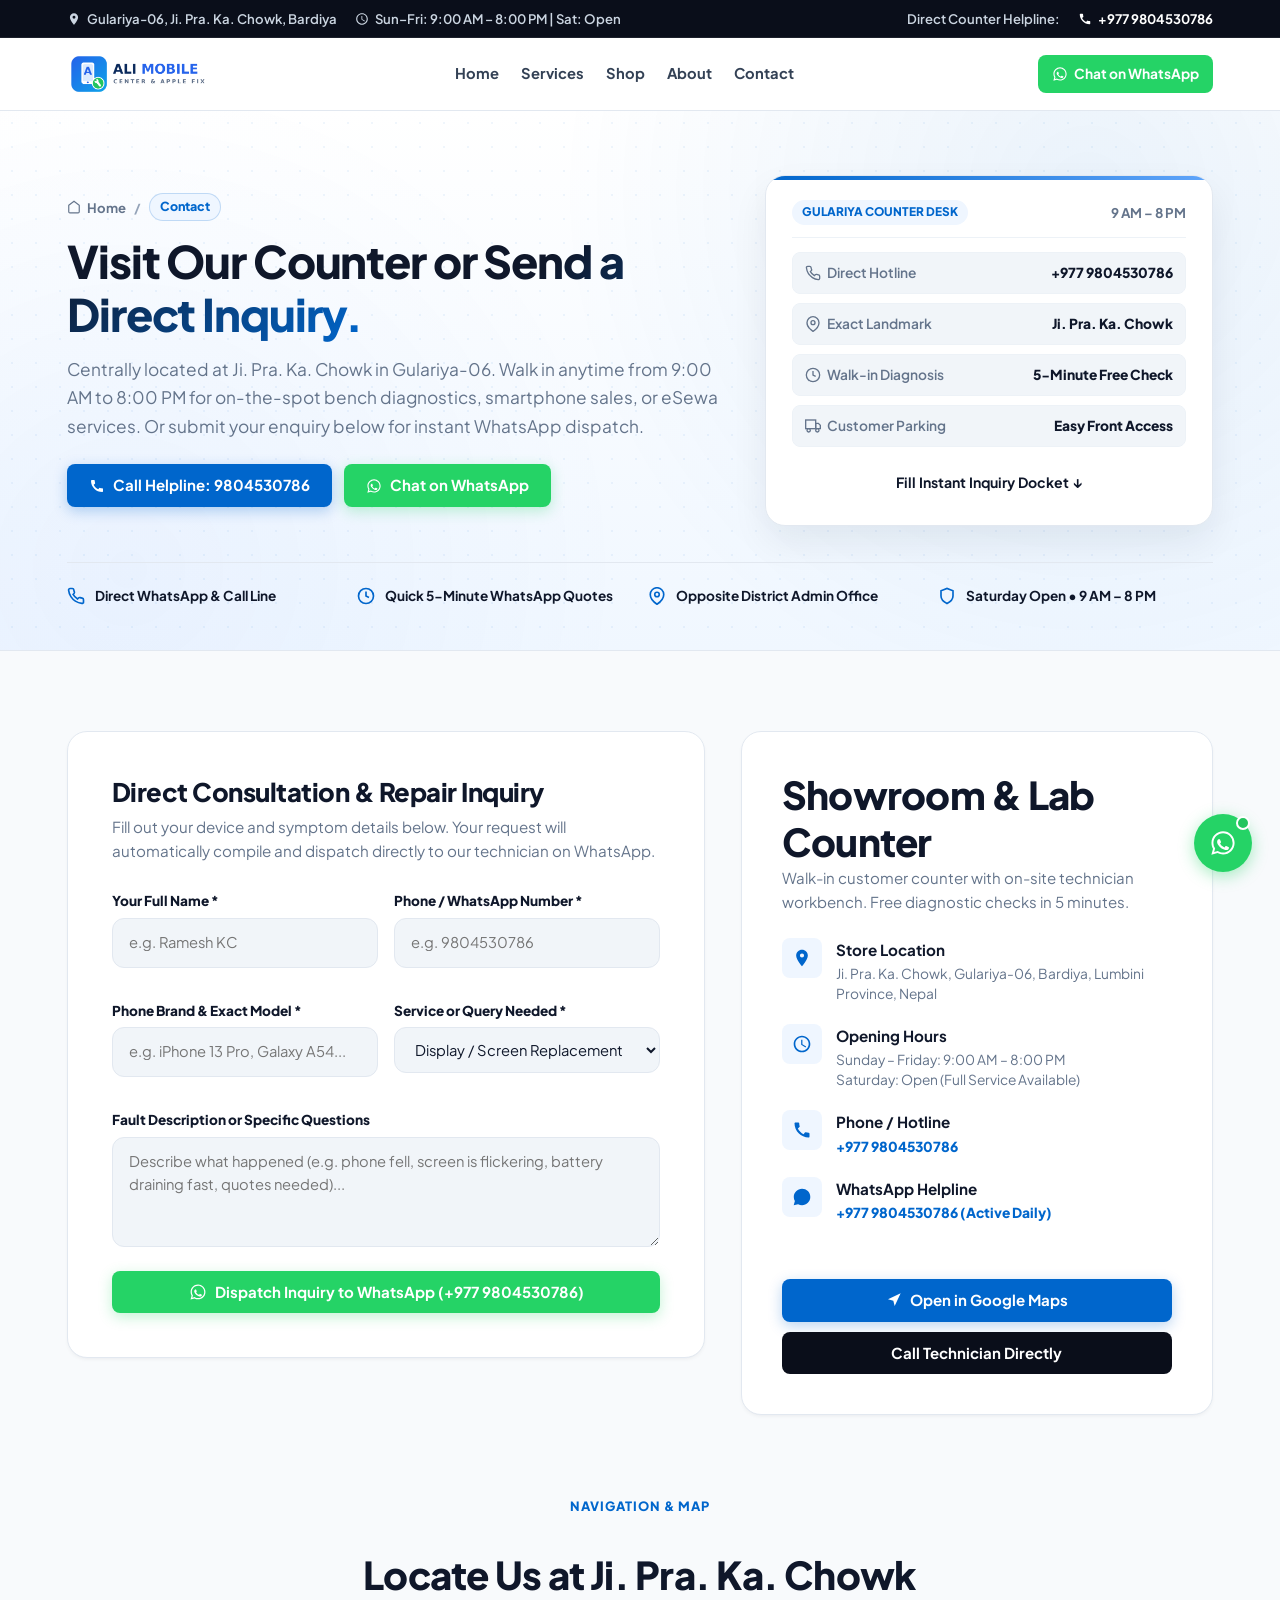
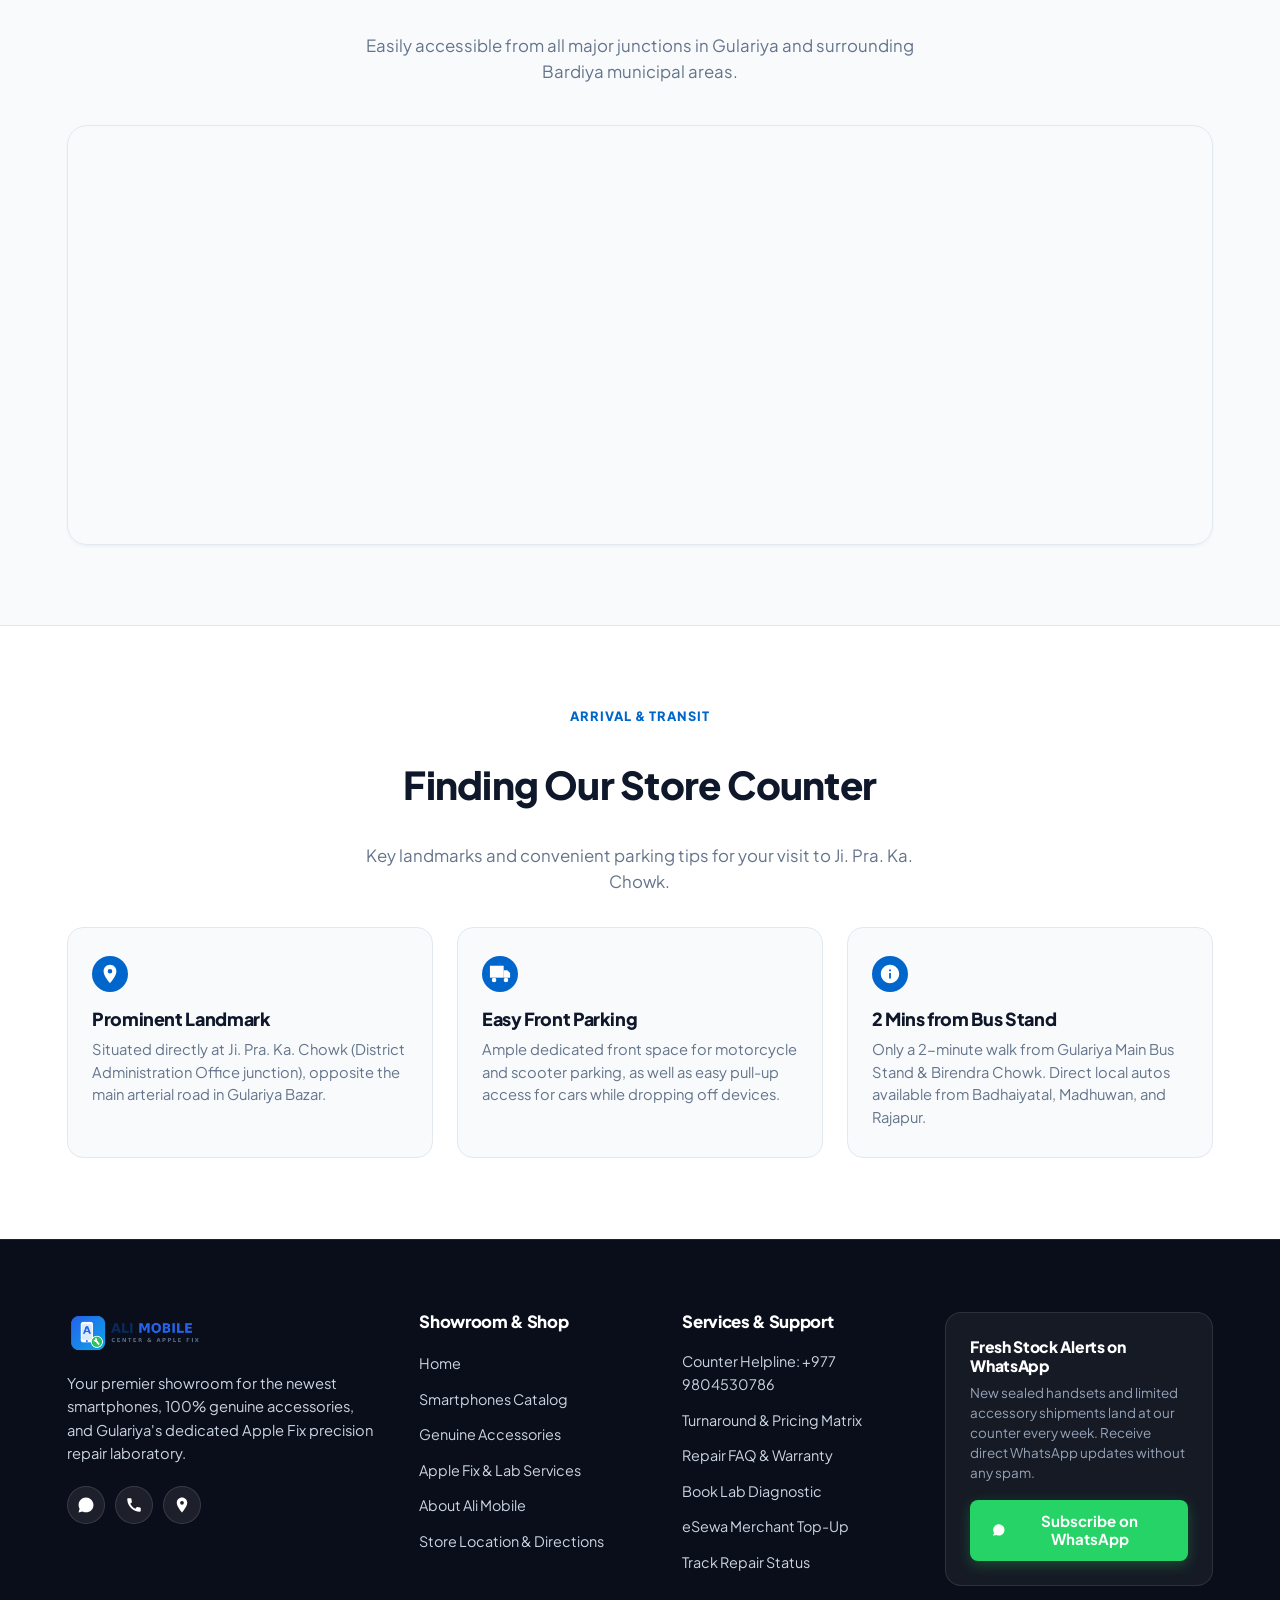
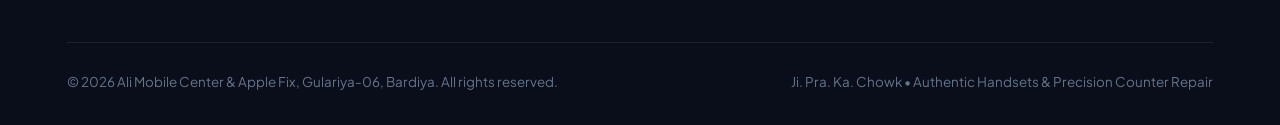
<file: contact.html>
<!doctype html>
<html lang="en">
<head>
  <meta charset="utf-8">
  <meta name="viewport" content="width=device-width, initial-scale=1, viewport-fit=cover">
  <meta name="theme-color" content="#080c16">
  <meta name="color-scheme" content="light">
  
  <title>Contact &amp; Store Directions — Ali Mobile Center | Gulariya, Bardiya</title>
  <meta name="description" content="Contact Ali Mobile Center &amp; Apple Fix in Gulariya, Bardiya. Direct counter helpline: +977 9804530786, interactive repair enquiry form, live Google Maps directions, and store hours at Ji. Pra. Ka. Chowk.">
  
  <link rel="icon" type="image/png" href="assets/images/favicon.png">
  <link rel="apple-touch-icon" href="assets/images/logo-icon.png">

  <!-- Google Fonts: Plus Jakarta Sans for crisp, modern editorial typography -->
  <link rel="preconnect" href="https://fonts.googleapis.com">
  <link rel="preconnect" href="https://fonts.gstatic.com" crossorigin>
  <link href="https://fonts.googleapis.com/css2?family=Plus+Jakarta+Sans:wght@400;500;600;700;800;900&display=swap" rel="stylesheet">

  <!-- External Stylesheet -->
  <link rel="stylesheet" href="style.css">

  <!-- OpenGraph Meta Tags -->
  <meta property="og:title" content="Contact &amp; Store Directions — Ali Mobile Center Gulariya">
  <meta property="og:description" content="Direct counter helpline, Google Maps directions, and repair booking at Ji. Pra. Ka. Chowk, Gulariya.">
  <meta property="og:image" content="assets/images/logo-full.png">
  <meta property="og:type" content="website">

  <!-- Structured Data: ContactPage -->
  <script type="application/ld+json">
  {
    "@context": "https://schema.org",
    "@type": "ContactPage",
    "mainEntity": {
      "@type": "MobilePhoneStore",
      "name": "Ali Mobile Center & Apple Fix",
      "address": {
        "@type": "PostalAddress",
        "streetAddress": "Ji. Pra. Ka. Chowk, Gulariya-06",
        "addressLocality": "Gulariya",
        "addressRegion": "Bardiya",
        "addressCountry": "NP"
      },
      "telephone": "+9779804530786",
      "openingHours": "Mo-Su 09:00-20:00"
    }
  }
  </script>
</head>
<body>

  <!-- ======================================================================
       PRELOADER (Strictly 3s, Icon-only, Pulse Ring)
       ====================================================================== -->
  <div id="preloader" aria-hidden="true">
    <div class="preloader-content">
      <div class="preloader-logo-wrap">
        <div class="preloader-pulse"></div>
        <img src="assets/images/logo-icon.png" alt="Ali Mobile Center" class="preloader-logo">
      </div>
      <div class="preloader-bar"></div>
    </div>
  </div>

  <!-- ======================================================================
       TOP UTILITY BAR
       ====================================================================== -->
  <div class="top-bar">
    <div class="wrap top-bar-inner">
      <div class="top-bar-left">
        <div class="top-bar-item">
          <svg viewBox="0 0 24 24" width="14" height="14" fill="currentColor"><path d="M12 2C8.13 2 5 5.13 5 9c0 5.25 7 13 7 13s7-7.75 7-13c0-3.87-3.13-7-7-7zm0 9.5a2.5 2.5 0 0 1 0-5 2.5 2.5 0 0 1 0 5z"/></svg>
          <span>Gulariya-06, Ji. Pra. Ka. Chowk, Bardiya</span>
        </div>
        <div class="top-bar-item">
          <svg viewBox="0 0 24 24" width="14" height="14" fill="currentColor"><path d="M11.99 2C6.47 2 2 6.48 2 12s4.47 10 9.99 10C17.52 22 22 17.52 22 12S17.52 2 11.99 2zM12 20c-4.42 0-8-3.58-8-8s3.58-8 8-8 8 3.58 8 8-3.58 8-8 8zm.5-13H11v6l5.25 3.15.75-1.23-4.5-2.67z"/></svg>
          <span>Sun–Fri: 9:00 AM – 8:00 PM | Sat: Open</span>
        </div>
      </div>
      <div class="top-bar-right">
        <span>Direct Counter Helpline:</span>
        <a class="top-hotline" href="tel:+9779804530786">
          <svg viewBox="0 0 24 24" width="14" height="14" fill="currentColor"><path d="M20.01 15.38c-1.23 0-2.42-.2-3.53-.56a.977.977 0 0 0-1.01.24l-1.57 1.97c-2.83-1.35-5.48-3.9-6.89-6.83l1.95-1.66c.27-.28.35-.67.24-1.02-.37-1.11-.56-2.3-.56-3.53 0-.54-.45-.99-.99-.99H4.19C3.65 3 3 3.24 3 3.99 3 13.28 10.73 21 20.01 21c.71 0 .99-.63.99-1.18v-3.45c0-.54-.45-.99-.99-.99z"/></svg>
          <strong>+977 9804530786</strong>
        </a>
      </div>
    </div>
  </div>

  <!-- ======================================================================
       HEADER & NAVIGATION
       ====================================================================== -->
  <header class="site-header">
    <div class="wrap nav-container">
      <a class="brand-wrap" href="index.html" title="Ali Mobile Center &amp; Apple Fix">
        <img src="assets/images/logo-full.png" alt="Ali Mobile Center &amp; Apple Fix Logo" class="brand-logo-img">
      </a>

      <!-- Desktop Nav Links -->
      <nav class="nav-links" aria-label="Main Navigation">
        <a href="index.html">Home</a>
        <a href="services.html">Services</a>
        <a href="shop.html">Shop</a>
        <a href="about.html">About</a>
        <a href="contact.html" class="active">Contact</a>
      </nav>

      <!-- Clean Header Action: Direct WhatsApp CTA + Mobile Drawer Toggle -->
      <div class="header-actions">
        <a class="btn-header-wa" href="https://wa.me/9779804530786?text=Namaste%20Ali%20Mobile%2C%20tapaiharuko%20shop%20ma%20aauna%20khojeko" target="_blank" rel="noopener" title="Chat on WhatsApp">
          <svg viewBox="0 0 24 24" width="16" height="16" fill="currentColor"><path d="M12.04 2c-5.46 0-9.91 4.45-9.91 9.91 0 1.75.46 3.45 1.32 4.95L2.05 22l5.25-1.38c1.45.79 3.08 1.21 4.74 1.21 5.46 0 9.91-4.45 9.91-9.91 0-2.65-1.03-5.14-2.9-7.01A9.816 9.816 0 0 0 12.04 2m.01 1.67c2.2 0 4.26.86 5.82 2.42a8.225 8.225 0 0 1 2.41 5.83c0 4.54-3.7 8.24-8.24 8.24-1.48 0-2.93-.4-4.2-1.15l-.3-.18-3.12.82.83-3.04-.2-.31a8.196 8.196 0 0 1-1.26-4.38c0-4.54 3.7-8.24 8.24-8.24m4.52 11.66c-.25-.13-1.47-.72-1.7-.81-.23-.08-.39-.13-.56.13-.17.25-.64.81-.79.97-.14.17-.29.19-.54.06-.25-.13-1.05-.39-2-1.23-.74-.66-1.24-1.47-1.39-1.72-.14-.25-.02-.39.11-.51.11-.11.25-.29.37-.43.13-.14.17-.25.25-.41.08-.17.04-.31-.02-.44-.06-.13-.56-1.34-.76-1.84-.2-.49-.4-.42-.56-.43h-.47c-.17 0-.44.06-.67.31-.23.25-.87.85-.87 2.08 0 1.23.9 2.41 1.02 2.58.13.17 1.76 2.69 4.27 3.77.6.26 1.07.41 1.43.53.6.19 1.15.16 1.58.1.48-.07 1.47-.6 1.68-1.18.21-.58.21-1.07.15-1.18-.06-.11-.23-.17-.48-.29z"/></svg>
          <span class="btn-wa-text-full">Chat on WhatsApp</span>
          <span class="btn-wa-text-mobile">WhatsApp</span>
        </a>
        <button id="btn-mobile-toggle" class="btn-mobile-toggle" aria-label="Open Mobile Menu" type="button">
          <svg viewBox="0 0 24 24" width="22" height="22" fill="none" stroke="currentColor" stroke-width="2.2" stroke-linecap="round"><line x1="3" y1="12" x2="21" y2="12"></line><line x1="3" y1="6" x2="21" y2="6"></line><line x1="3" y1="18" x2="21" y2="18"></line></svg>
        </button>
      </div>
    </div>
  </header>

  <!-- Mobile Navigation Drawer -->
  <div id="mobile-drawer" class="mobile-drawer" aria-hidden="true">
    <div id="mobile-drawer-overlay" class="mobile-drawer-overlay"></div>
    <div class="mobile-drawer-pane">
      <div class="mobile-drawer-header">
        <img src="assets/images/logo-full.png" alt="Ali Mobile Center Logo">
        <button id="btn-drawer-close" class="btn-drawer-close" aria-label="Close Navigation" type="button">
          <svg width="20" height="20" viewBox="0 0 24 24" fill="none" stroke="currentColor" stroke-width="2"><line x1="18" y1="6" x2="6" y2="18"></line><line x1="6" y1="6" x2="18" y2="18"></line></svg>
        </button>
      </div>
      <nav class="mobile-nav-list">
        <a href="index.html">
          <svg viewBox="0 0 24 24" width="18" height="18" fill="none" stroke="currentColor" stroke-width="2"><path d="M3 9l9-7 9 7v11a2 2 0 0 1-2 2H5a2 2 0 0 1-2-2z"></path></svg>
          Home
        </a>
        <a href="services.html">
          <svg viewBox="0 0 24 24" width="18" height="18" fill="none" stroke="currentColor" stroke-width="2"><path d="M14.7 6.3a1 1 0 0 0 0 1.4l1.6 1.6a1 1 0 0 0 1.4 0l3.77-3.77a6 6 0 0 1-7.94 7.94l-6.91 6.91a2.12 2.12 0 0 1-3-3l6.91-6.91a6 6 0 0 1 7.94-7.94l-3.76 3.76z"></path></svg>
          Services
        </a>
        <a href="shop.html">
          <svg viewBox="0 0 24 24" width="18" height="18" fill="none" stroke="currentColor" stroke-width="2"><rect x="5" y="2" width="14" height="20" rx="2" ry="2"></rect><line x1="12" y1="18" x2="12.01" y2="18"></line></svg>
          Shop
        </a>
        <a href="about.html">
          <svg viewBox="0 0 24 24" width="18" height="18" fill="none" stroke="currentColor" stroke-width="2"><circle cx="12" cy="12" r="10"></circle><line x1="12" y1="16" x2="12" y2="12"></line><line x1="12" y1="8" x2="12.01" y2="8"></line></svg>
          About
        </a>
        <a href="contact.html" class="active">
          <svg viewBox="0 0 24 24" width="18" height="18" fill="none" stroke="currentColor" stroke-width="2"><path d="M21 10c0 7-9 13-9 13s-9-6-9-13a9 9 0 0 1 18 0z"></path><circle cx="12" cy="10" r="3"></circle></svg>
          Contact
        </a>
      </nav>
      <div class="mobile-drawer-footer">
        <a class="btn btn-whatsapp btn-block" href="https://wa.me/9779804530786" target="_blank" rel="noopener">
          <svg viewBox="0 0 24 24" width="18" height="18" fill="currentColor"><path d="M12.04 2c-5.46 0-9.91 4.45-9.91 9.91 0 1.75.46 3.45 1.32 4.95L2.05 22l5.25-1.38c1.45.79 3.08 1.21 4.74 1.21 5.46 0 9.91-4.45 9.91-9.91 0-2.65-1.03-5.14-2.9-7.01A9.816 9.816 0 0 0 12.04 2m.01 1.67c2.2 0 4.26.86 5.82 2.42a8.225 8.225 0 0 1 2.41 5.83c0 4.54-3.7 8.24-8.24 8.24-1.48 0-2.93-.4-4.2-1.15l-.3-.18-3.12.82.83-3.04-.2-.31a8.196 8.196 0 0 1-1.26-4.38c0-4.54 3.7-8.24 8.24-8.24m4.52 11.66c-.25-.13-1.47-.72-1.7-.81-.23-.08-.39-.13-.56.13-.17.25-.64.81-.79.97-.14.17-.29.19-.54.06-.25-.13-1.05-.39-2-1.23-.74-.66-1.24-1.47-1.39-1.72-.14-.25-.02-.39.11-.51.11-.11.25-.29.37-.43.13-.14.17-.25.25-.41.08-.17.04-.31-.02-.44-.06-.13-.56-1.34-.76-1.84-.2-.49-.4-.42-.56-.43h-.47c-.17 0-.44.06-.67.31-.23.25-.87.85-.87 2.08 0 1.23.9 2.41 1.02 2.58.13.17 1.76 2.69 4.27 3.77.6.26 1.07.41 1.43.53.6.19 1.15.16 1.58.1.48-.07 1.47-.6 1.68-1.18.21-.58.21-1.07.15-1.18-.06-.11-.23-.17-.48-.29z"/></svg>
          <span>Chat on WhatsApp</span>
        </a>
        <a class="btn btn-secondary btn-block" href="tel:+9779804530786">
          <svg viewBox="0 0 24 24" width="18" height="18" fill="currentColor"><path d="M20.01 15.38c-1.23 0-2.42-.2-3.53-.56a.977.977 0 0 0-1.01.24l-1.57 1.97c-2.83-1.35-5.48-3.9-6.89-6.83l1.95-1.66c.27-.28.35-.67.24-1.02-.37-1.11-.56-2.3-.56-3.53 0-.54-.45-.99-.99-.99H4.19C3.65 3 3 3.24 3 3.99 3 13.28 10.73 21 20.01 21c.71 0 .99-.63.99-1.18v-3.45c0-.54-.45-.99-.99-.99z"/></svg>
          <span>Call 9804530786</span>
        </a>
      </div>
    </div>
  </div>

  <main>

    <!-- ====================================================================
         PAGE HERO BANNER (Elevated Creative Light Studio Theme)
         ==================================================================== -->
    <section class="page-hero-banner">
      <div class="wrap">
        <div class="page-hero-grid fade-up in-view">
          
          <!-- Left: Hero Text Column -->
          <div class="page-hero-content">
            <nav class="breadcrumb-nav" aria-label="Breadcrumb">
              <a class="crumb-link" href="index.html">
                <svg viewBox="0 0 24 24" width="14" height="14" fill="none" stroke="currentColor" stroke-width="2"><path d="M3 9l9-7 9 7v11a2 2 0 0 1-2 2H5a2 2 0 0 1-2-2z"></path></svg>
                <span>Home</span>
              </a>
              <span class="crumb-divider">/</span>
              <span class="crumb-active">Contact</span>
            </nav>

            <h1 class="page-hero-title">Visit Our Counter or <span class="text-gradient">Send a Direct Inquiry.</span></h1>
            <p class="page-hero-desc">Centrally located at Ji. Pra. Ka. Chowk in Gulariya-06. Walk in anytime from 9:00 AM to 8:00 PM for on-the-spot bench diagnostics, smartphone sales, or eSewa services. Or submit your enquiry below for instant WhatsApp dispatch.</p>

            <div class="page-hero-actions">
              <a class="btn btn-primary btn-lg" href="tel:+9779804530786">
                <svg viewBox="0 0 24 24" width="16" height="16" fill="currentColor"><path d="M20.01 15.38c-1.23 0-2.42-.2-3.53-.56a.977.977 0 0 0-1.01.24l-1.57 1.97c-2.83-1.35-5.48-3.9-6.89-6.83l1.95-1.66c.27-.28.35-.67.24-1.02-.37-1.11-.56-2.3-.56-3.53 0-.54-.45-.99-.99-.99H4.19C3.65 3 3 3.24 3 3.99 3 13.28 10.73 21 20.01 21c.71 0 .99-.63.99-1.18v-3.45c0-.54-.45-.99-.99-.99z"/></svg>
                <span>Call Helpline: 9804530786</span>
              </a>
              <a class="btn btn-whatsapp btn-lg" href="https://wa.me/9779804530786?text=Namaste%20Ali%20Mobile%2C%20ma%20Gulariya%20counter%20ma%20aauna%20chahanchhu" target="_blank" rel="noopener">
                <svg viewBox="0 0 24 24" width="16" height="16" fill="currentColor"><path d="M12.04 2c-5.46 0-9.91 4.45-9.91 9.91 0 1.75.46 3.45 1.32 4.95L2.05 22l5.25-1.38c1.45.79 3.08 1.21 4.74 1.21 5.46 0 9.91-4.45 9.91-9.91 0-2.65-1.03-5.14-2.9-7.01A9.816 9.816 0 0 0 12.04 2m.01 1.67c2.2 0 4.26.86 5.82 2.42a8.225 8.225 0 0 1 2.41 5.83c0 4.54-3.7 8.24-8.24 8.24-1.48 0-2.93-.4-4.2-1.15l-.3-.18-3.12.82.83-3.04-.2-.31a8.196 8.196 0 0 1-1.26-4.38c0-4.54 3.7-8.24 8.24-8.24m4.52 11.66c-.25-.13-1.47-.72-1.7-.81-.23-.08-.39-.13-.56.13-.17.25-.64.81-.79.97-.14.17-.29.19-.54.06-.25-.13-1.05-.39-2-1.23-.74-.66-1.24-1.47-1.39-1.72-.14-.25-.02-.39.11-.51.11-.11.25-.29.37-.43.13-.14.17-.25.25-.41.08-.17.04-.31-.02-.44-.06-.13-.56-1.34-.76-1.84-.2-.49-.4-.42-.56-.43h-.47c-.17 0-.44.06-.67.31-.23.25-.87.85-.87 2.08 0 1.23.9 2.41 1.02 2.58.13.17 1.76 2.69 4.27 3.77.6.26 1.07.41 1.43.53.6.19 1.15.16 1.58.1.48-.07 1.47-.6 1.68-1.18.21-.58.21-1.07.15-1.18-.06-.11-.23-.17-.48-.29z"/></svg>
                <span>Chat on WhatsApp</span>
              </a>
            </div>
          </div>

          <!-- Right: Hero Spotlight Card -->
          <div class="page-hero-spotlight">
            <div class="hero-spotlight-card">
              <div class="spotlight-top-bar">
                <div class="spotlight-title-row">
                  <span class="spotlight-badge">Gulariya Counter Desk</span>
                </div>
                <small style="color: var(--text-muted); font-weight: 700;">9 AM &ndash; 8 PM</small>
              </div>

              <div class="spotlight-metric-list">
                <div class="spotlight-metric-item">
                  <span>
                    <svg viewBox="0 0 24 24" width="16" height="16" fill="none" stroke="currentColor" stroke-width="2"><path d="M22 16.92v3a2 2 0 0 1-2.18 2 19.79 19.79 0 0 1-8.63-3.07 19.5 19.5 0 0 1-6-6 19.79 19.79 0 0 1-3.07-8.67A2 2 0 0 1 4.11 2h3a2 2 0 0 1 2 1.72 12.84 12.84 0 0 0 .7 2.81 2 2 0 0 1-.45 2.11L8.09 9.91a16 16 0 0 0 6 6l1.27-1.27a2 2 0 0 1 2.11-.45 12.84 12.84 0 0 0 2.81.7A2 2 0 0 1 22 16.92z"></path></svg>
                    Direct Hotline
                  </span>
                  <strong>+977 9804530786</strong>
                </div>
                <div class="spotlight-metric-item">
                  <span>
                    <svg viewBox="0 0 24 24" width="16" height="16" fill="none" stroke="currentColor" stroke-width="2"><path d="M21 10c0 7-9 13-9 13s-9-6-9-13a9 9 0 0 1 18 0z"></path><circle cx="12" cy="10" r="3"></circle></svg>
                    Exact Landmark
                  </span>
                  <strong>Ji. Pra. Ka. Chowk</strong>
                </div>
                <div class="spotlight-metric-item">
                  <span>
                    <svg viewBox="0 0 24 24" width="16" height="16" fill="none" stroke="currentColor" stroke-width="2"><circle cx="12" cy="12" r="10"></circle><polyline points="12 6 12 12 16 14"></polyline></svg>
                    Walk-in Diagnosis
                  </span>
                  <strong>5-Minute Free Check</strong>
                </div>
                <div class="spotlight-metric-item">
                  <span>
                    <svg viewBox="0 0 24 24" width="16" height="16" fill="none" stroke="currentColor" stroke-width="2"><rect x="1" y="3" width="15" height="13"></rect><polygon points="16 8 20 8 23 11 23 16 16 16 16 8"></polygon><circle cx="5.5" cy="18.5" r="2.5"></circle><circle cx="18.5" cy="18.5" r="2.5"></circle></svg>
                    Customer Parking
                  </span>
                  <strong>Easy Front Access</strong>
                </div>
              </div>

              <a class="btn btn-outline btn-sm btn-block" href="#contact-enquiry-form">
                <span>Fill Instant Inquiry Docket &darr;</span>
              </a>
            </div>
          </div>

        </div>

        <!-- Micro-Ribbon -->
        <div class="page-hero-ribbon fade-up">
          <div class="hero-ribbon-item">
            <svg viewBox="0 0 24 24" width="18" height="18" fill="none" stroke="currentColor" stroke-width="2.2"><path d="M22 16.92v3a2 2 0 0 1-2.18 2 19.79 19.79 0 0 1-8.63-3.07 19.5 19.5 0 0 1-6-6 19.79 19.79 0 0 1-3.07-8.67A2 2 0 0 1 4.11 2h3a2 2 0 0 1 2 1.72 12.84 12.84 0 0 0 .7 2.81 2 2 0 0 1-.45 2.11L8.09 9.91a16 16 0 0 0 6 6l1.27-1.27a2 2 0 0 1 2.11-.45 12.84 12.84 0 0 0 2.81.7A2 2 0 0 1 22 16.92z"></path></svg>
            <span>Direct WhatsApp &amp; Call Line</span>
          </div>
          <div class="hero-ribbon-item">
            <svg viewBox="0 0 24 24" width="18" height="18" fill="none" stroke="currentColor" stroke-width="2.2"><circle cx="12" cy="12" r="10"></circle><polyline points="12 6 12 12 16 14"></polyline></svg>
            <span>Quick 5-Minute WhatsApp Quotes</span>
          </div>
          <div class="hero-ribbon-item">
            <svg viewBox="0 0 24 24" width="18" height="18" fill="none" stroke="currentColor" stroke-width="2.2"><path d="M21 10c0 7-9 13-9 13s-9-6-9-13a9 9 0 0 1 18 0z"></path><circle cx="12" cy="10" r="3"></circle></svg>
            <span>Opposite District Admin Office</span>
          </div>
          <div class="hero-ribbon-item">
            <svg viewBox="0 0 24 24" width="18" height="18" fill="none" stroke="currentColor" stroke-width="2.2"><path d="M12 22s8-4 8-10V5l-8-3-8 3v7c0 6 8 10 8 10z"></path></svg>
            <span>Saturday Open &bull; 9 AM &ndash; 8 PM</span>
          </div>
        </div>

      </div>
    </section>

    <!-- ====================================================================
         CONTACT GRID: INTERACTIVE FORM + DIRECT INFO CARD
         ==================================================================== -->
    <section class="contact-page-section">
      <div class="wrap">
        <div class="contact-page-grid fade-up">
          
          <!-- Interactive Consultation & Repair Booking Form -->
          <div class="contact-form-card">
            <h2>Direct Consultation &amp; Repair Inquiry</h2>
            <p>Fill out your device and symptom details below. Your request will automatically compile and dispatch directly to our technician on WhatsApp.</p>
            
            <form id="contact-enquiry-form">
              <div class="form-group-grid">
                <div class="form-field">
                  <label for="cf-name">Your Full Name *</label>
                  <input type="text" id="cf-name" placeholder="e.g. Ramesh KC" required autocomplete="name">
                </div>
                <div class="form-field">
                  <label for="cf-phone">Phone / WhatsApp Number *</label>
                  <input type="tel" id="cf-phone" placeholder="e.g. 9804530786" required autocomplete="tel">
                </div>
              </div>

              <div class="form-group-grid">
                <div class="form-field">
                  <label for="cf-device">Phone Brand &amp; Exact Model *</label>
                  <input type="text" id="cf-device" placeholder="e.g. iPhone 13 Pro, Galaxy A54..." required>
                </div>
                <div class="form-field">
                  <label for="cf-service">Service or Query Needed *</label>
                  <select id="cf-service" required>
                    <option value="Display / Screen Replacement">Display / Screen Replacement</option>
                    <option value="Battery Health &amp; Swap">Battery Health &amp; Swap</option>
                    <option value="Charging Port Fault">Charging Port Fault</option>
                    <option value="Water Ingress Ultrasonic Bath">Water Ingress Ultrasonic Bath</option>
                    <option value="Logic Board Micro-Soldering">Logic Board Micro-Soldering</option>
                    <option value="New Smartphone Purchase">New Smartphone Purchase</option>
                    <option value="Original Accessory Inquiry">Original Accessory Inquiry</option>
                    <option value="eSewa / Fonepay Merchant Service">eSewa / Fonepay Merchant Service</option>
                  </select>
                </div>
              </div>

              <div class="form-field">
                <label for="cf-notes">Fault Description or Specific Questions</label>
                <textarea id="cf-notes" placeholder="Describe what happened (e.g. phone fell, screen is flickering, battery draining fast, quotes needed)..."></textarea>
              </div>

              <button type="submit" class="btn btn-whatsapp btn-block btn-lg" style="margin-top: 8px;">
                <svg viewBox="0 0 24 24" width="18" height="18" fill="currentColor"><path d="M12.04 2c-5.46 0-9.91 4.45-9.91 9.91 0 1.75.46 3.45 1.32 4.95L2.05 22l5.25-1.38c1.45.79 3.08 1.21 4.74 1.21 5.46 0 9.91-4.45 9.91-9.91 0-2.65-1.03-5.14-2.9-7.01A9.816 9.816 0 0 0 12.04 2m.01 1.67c2.2 0 4.26.86 5.82 2.42a8.225 8.225 0 0 1 2.41 5.83c0 4.54-3.7 8.24-8.24 8.24-1.48 0-2.93-.4-4.2-1.15l-.3-.18-3.12.82.83-3.04-.2-.31a8.196 8.196 0 0 1-1.26-4.38c0-4.54 3.7-8.24 8.24-8.24m4.52 11.66c-.25-.13-1.47-.72-1.7-.81-.23-.08-.39-.13-.56.13-.17.25-.64.81-.79.97-.14.17-.29.19-.54.06-.25-.13-1.05-.39-2-1.23-.74-.66-1.24-1.47-1.39-1.72-.14-.25-.02-.39.11-.51.11-.11.25-.29.37-.43.13-.14.17-.25.25-.41.08-.17.04-.31-.02-.44-.06-.13-.56-1.34-.76-1.84-.2-.49-.4-.42-.56-.43h-.47c-.17 0-.44.06-.67.31-.23.25-.87.85-.87 2.08 0 1.23.9 2.41 1.02 2.58.13.17 1.76 2.69 4.27 3.77.6.26 1.07.41 1.43.53.6.19 1.15.16 1.58.1.48-.07 1.47-.6 1.68-1.18.21-.58.21-1.07.15-1.18-.06-.11-.23-.17-.48-.29z"/></svg>
                <span class="btn-text-full">Dispatch Inquiry to WhatsApp (+977 9804530786)</span>
                <span class="btn-text-mob">Dispatch Inquiry to WhatsApp</span>
              </button>
            </form>
          </div>

          <!-- Direct Counter Contact & Hours Card -->
          <div class="contact-info-card">
            <h2>Showroom &amp; Lab Counter</h2>
            <p style="color: var(--text-muted); font-size: 0.94rem; margin-bottom: 24px; line-height: 1.6;">
              Walk-in customer counter with on-site technician workbench. Free diagnostic checks in 5 minutes.
            </p>

            <div class="visit-details-list">
              <!-- Item 1: Address -->
              <div class="visit-detail-item">
                <div class="visit-detail-icon">
                  <svg viewBox="0 0 24 24" width="20" height="20" fill="currentColor"><path d="M12 2C8.13 2 5 5.13 5 9c0 5.25 7 13 7 13s7-7.75 7-13c0-3.87-3.13-7-7-7zm0 9.5a2.5 2.5 0 0 1 0-5 2.5 2.5 0 0 1 0 5z"/></svg>
                </div>
                <div>
                  <strong>Store Location</strong>
                  <p>Ji. Pra. Ka. Chowk, Gulariya-06, Bardiya, Lumbini Province, Nepal</p>
                </div>
              </div>

              <!-- Item 2: Hours -->
              <div class="visit-detail-item">
                <div class="visit-detail-icon">
                  <svg viewBox="0 0 24 24" width="20" height="20" fill="currentColor"><path d="M11.99 2C6.47 2 2 6.48 2 12s4.47 10 9.99 10C17.52 22 22 17.52 22 12S17.52 2 11.99 2zM12 20c-4.42 0-8-3.58-8-8s3.58-8 8-8 8 3.58 8 8-3.58 8-8 8zm.5-13H11v6l5.25 3.15.75-1.23-4.5-2.67z"/></svg>
                </div>
                <div>
                  <strong>Opening Hours</strong>
                  <p>Sunday – Friday: 9:00 AM – 8:00 PM<br>Saturday: Open (Full Service Available)</p>
                </div>
              </div>

              <!-- Item 3: Direct Phone -->
              <div class="visit-detail-item">
                <div class="visit-detail-icon">
                  <svg viewBox="0 0 24 24" width="20" height="20" fill="currentColor"><path d="M20.01 15.38c-1.23 0-2.42-.2-3.53-.56a.977.977 0 0 0-1.01.24l-1.57 1.97c-2.83-1.35-5.48-3.9-6.89-6.83l1.95-1.66c.27-.28.35-.67.24-1.02-.37-1.11-.56-2.3-.56-3.53 0-.54-.45-.99-.99-.99H4.19C3.65 3 3 3.24 3 3.99 3 13.28 10.73 21 20.01 21c.71 0 .99-.63.99-1.18v-3.45c0-.54-.45-.99-.99-.99z"/></svg>
                </div>
                <div>
                  <strong>Phone / Hotline</strong>
                  <p><a href="tel:+9779804530786" style="color: var(--primary); font-weight: 800;">+977 9804530786</a></p>
                </div>
              </div>

              <!-- Item 4: WhatsApp -->
              <div class="visit-detail-item">
                <div class="visit-detail-icon">
                  <svg viewBox="0 0 24 24" width="20" height="20" fill="currentColor"><path d="M12.04 2c-5.46 0-9.91 4.45-9.91 9.91 0 1.75.46 3.45 1.32 4.95L2.05 22l5.25-1.38c1.45.79 3.08 1.21 4.74 1.21 5.46 0 9.91-4.45 9.91-9.91 0-2.65-1.03-5.14-2.9-7.01A9.816 9.816 0 0 0 12.04 2"/></svg>
                </div>
                <div>
                  <strong>WhatsApp Helpline</strong>
                  <p><a href="https://wa.me/9779804530786" target="_blank" rel="noopener" style="color: var(--primary); font-weight: 800;">+977 9804530786 (Active Daily)</a></p>
                </div>
              </div>
            </div>

            <div style="margin-top: 24px; display: flex; flex-direction: column; gap: 10px;">
              <a class="btn btn-primary btn-block" href="https://www.google.com/maps/search/?api=1&query=Ali+Mobile+Center+Gulariya+Bardiya" target="_blank" rel="noopener">
                <svg viewBox="0 0 24 24" width="16" height="16" fill="currentColor"><polygon points="3 11 22 2 13 21 11 13 3 11"></polygon></svg>
                <span>Open in Google Maps</span>
              </a>
              <a class="btn btn-secondary btn-block" href="tel:+9779804530786">
                <span>Call Technician Directly</span>
              </a>
            </div>
          </div>

        </div>
      </div>
    </section>

    <!-- ====================================================================
         LIVE GOOGLE MAPS EMBED
         ==================================================================== -->
    <section class="map-embed-section">
      <div class="wrap">
        <div class="sec-head sec-head-center fade-up">
          <span class="sec-kicker">Navigation &amp; Map</span>
          <h2>Locate Us at Ji. Pra. Ka. Chowk</h2>
          <p>Easily accessible from all major junctions in Gulariya and surrounding Bardiya municipal areas.</p>
        </div>

        <div class="map-card fade-up">
          <iframe 
            src="https://www.google.com/maps/embed?pb=!1m18!1m12!1m3!1d14088.751310111166!2d81.332356!3d28.239327!2m3!1f0!2f0!3f0!3m2!1i1024!2i768!4f13.1!3m3!1m2!1s0x399859f1e16f391f%3A0xb35a0fec1d7e2507!2sGulariya%2C%20Bardiya!5e0!3m2!1sen!2snp!4v1700000000000!5m2!1sen!2snp" 
            width="100%" 
            height="100%" 
            style="border:0; display:block;" 
            allowfullscreen="" 
            loading="lazy" 
            referrerpolicy="no-referrer-when-downgrade"
            title="Ali Mobile Center Google Maps Location">
          </iframe>
        </div>
      </div>
    </section>

    <!-- ====================================================================
         LANDMARK & PARKING GUIDANCE
         ==================================================================== -->
    <section class="landmarks-section">
      <div class="wrap">
        <div class="sec-head sec-head-center fade-up" style="margin-bottom: 32px;">
          <span class="sec-kicker">Arrival &amp; Transit</span>
          <h2>Finding Our Store Counter</h2>
          <p>Key landmarks and convenient parking tips for your visit to Ji. Pra. Ka. Chowk.</p>
        </div>
        <div class="steps-flow-grid landmarks-flow-grid fade-up">
          <div class="flow-step-card">
            <div class="flow-step-num">
              <svg viewBox="0 0 24 24" width="22" height="22" fill="currentColor"><path d="M12 2C8.13 2 5 5.13 5 9c0 5.25 7 13 7 13s7-7.75 7-13c0-3.87-3.13-7-7-7zm0 9.5a2.5 2.5 0 0 1 0-5 2.5 2.5 0 0 1 0 5z"/></svg>
            </div>
            <h3>Prominent Landmark</h3>
            <p>Situated directly at Ji. Pra. Ka. Chowk (District Administration Office junction), opposite the main arterial road in Gulariya Bazar.</p>
          </div>

          <div class="flow-step-card">
            <div class="flow-step-num">
              <svg viewBox="0 0 24 24" width="22" height="22" fill="currentColor"><rect x="1" y="3" width="15" height="13"></rect><polygon points="16 8 20 8 23 11 23 16 16 16 16 8"></polygon><circle cx="5.5" cy="18.5" r="2.5"></circle><circle cx="18.5" cy="18.5" r="2.5"></circle></svg>
            </div>
            <h3>Easy Front Parking</h3>
            <p>Ample dedicated front space for motorcycle and scooter parking, as well as easy pull-up access for cars while dropping off devices.</p>
          </div>

          <div class="flow-step-card">
            <div class="flow-step-num">
              <svg viewBox="0 0 24 24" width="22" height="22" fill="currentColor"><path d="M12 2C6.48 2 2 6.48 2 12s4.48 10 10 10 10-4.48 10-10S17.52 2 12 2zm1 15h-2v-6h2v6zm0-8h-2V7h2v2z"/></svg>
            </div>
            <h3>2 Mins from Bus Stand</h3>
            <p>Only a 2-minute walk from Gulariya Main Bus Stand &amp; Birendra Chowk. Direct local autos available from Badhaiyatal, Madhuwan, and Rajapur.</p>
          </div>
        </div>
      </div>
    </section>

  </main>

  <!-- ======================================================================
       FOOTER
       ====================================================================== -->
  <footer class="site-footer">
    <div class="wrap">
      <div class="footer-grid">
        <!-- Col 1: Brand Info -->
        <div class="footer-brand-col">
          <img src="assets/images/logo-full.png" alt="Ali Mobile Center &amp; Apple Fix Logo" class="footer-logo-img">
          <p>Your premier showroom for the newest smartphones, 100% genuine accessories, and Gulariya's dedicated Apple Fix precision repair laboratory.</p>
          <div class="footer-social-links">
            <a class="social-circle-btn" href="https://wa.me/9779804530786" target="_blank" rel="noopener" title="WhatsApp Counter">
              <svg viewBox="0 0 24 24" width="18" height="18" fill="currentColor"><path d="M12.04 2c-5.46 0-9.91 4.45-9.91 9.91 0 1.75.46 3.45 1.32 4.95L2.05 22l5.25-1.38c1.45.79 3.08 1.21 4.74 1.21 5.46 0 9.91-4.45 9.91-9.91 0-2.65-1.03-5.14-2.9-7.01A9.816 9.816 0 0 0 12.04 2"/></svg>
            </a>
            <a class="social-circle-btn" href="tel:+9779804530786" title="Call Store">
              <svg viewBox="0 0 24 24" width="18" height="18" fill="currentColor"><path d="M20.01 15.38c-1.23 0-2.42-.2-3.53-.56a.977.977 0 0 0-1.01.24l-1.57 1.97c-2.83-1.35-5.48-3.9-6.89-6.83l1.95-1.66c.27-.28.35-.67.24-1.02-.37-1.11-.56-2.3-.56-3.53 0-.54-.45-.99-.99-.99H4.19C3.65 3 3 3.24 3 3.99 3 13.28 10.73 21 20.01 21c.71 0 .99-.63.99-1.18v-3.45c0-.54-.45-.99-.99-.99z"/></svg>
            </a>
            <a class="social-circle-btn" href="https://www.google.com/maps/search/?api=1&query=Ali+Mobile+Center+Gulariya+Bardiya" target="_blank" rel="noopener" title="Google Maps">
              <svg viewBox="0 0 24 24" width="18" height="18" fill="currentColor"><path d="M12 2C8.13 2 5 5.13 5 9c0 5.25 7 13 7 13s7-7.75 7-13c0-3.87-3.13-7-7-7zm0 9.5a2.5 2.5 0 0 1 0-5 2.5 2.5 0 0 1 0 5z"/></svg>
            </a>
          </div>
        </div>

        <!-- Col 2: Showroom Links -->
        <div>
          <h4 class="footer-heading">Showroom &amp; Shop</h4>
          <ul class="footer-links-list">
            <li><a href="index.html">Home</a></li>
            <li><a href="shop.html">Smartphones Catalog</a></li>
            <li><a href="shop.html#accessories">Genuine Accessories</a></li>
            <li><a href="services.html">Apple Fix &amp; Lab Services</a></li>
            <li><a href="about.html">About Ali Mobile</a></li>
            <li><a href="contact.html">Store Location &amp; Directions</a></li>
          </ul>
        </div>

        <!-- Col 3: Support Links -->
        <div>
          <h4 class="footer-heading">Services &amp; Support</h4>
          <ul class="footer-links-list">
            <li><a href="tel:+9779804530786">Counter Helpline: +977 9804530786</a></li>
            <li><a href="services.html#pricing">Turnaround &amp; Pricing Matrix</a></li>
            <li><a href="services.html#faq">Repair FAQ &amp; Warranty</a></li>
            <li><a href="contact.html">Book Lab Diagnostic</a></li>
            <li><a href="https://wa.me/9779804530786?text=Namaste%2C%20eSewa%20barema%20bujhna%20chahanchhu" target="_blank" rel="noopener">eSewa Merchant Top-Up</a></li>
            <li><a href="https://wa.me/9779804530786?text=Namaste%2C%20mero%20repair%20status%20check%20garidinus" target="_blank" rel="noopener">Track Repair Status</a></li>
          </ul>
        </div>

        <!-- Col 4: Fresh Stock Card -->
        <div>
          <div class="footer-alert-card">
            <h4>Fresh Stock Alerts on WhatsApp</h4>
            <p>New sealed handsets and limited accessory shipments land at our counter every week. Receive direct WhatsApp updates without any spam.</p>
            <a class="btn btn-whatsapp btn-block" href="https://wa.me/9779804530786?text=Namaste%20Ali%20Mobile%2C%20malai%20naya%20stock%20ko%20alert%20dinus" target="_blank" rel="noopener">
              <svg viewBox="0 0 24 24" width="16" height="16" fill="currentColor"><path d="M12.04 2c-5.46 0-9.91 4.45-9.91 9.91 0 1.75.46 3.45 1.32 4.95L2.05 22l5.25-1.38c1.45.79 3.08 1.21 4.74 1.21 5.46 0 9.91-4.45 9.91-9.91 0-2.65-1.03-5.14-2.9-7.01A9.816 9.816 0 0 0 12.04 2"/></svg>
              <span>Subscribe on WhatsApp</span>
            </a>
          </div>
        </div>
      </div>

      <div class="footer-bottom-bar">
        <span>&copy; <span id="current-year">2026</span> Ali Mobile Center &amp; Apple Fix, Gulariya-06, Bardiya. All rights reserved.</span>
        <span>Ji. Pra. Ka. Chowk &bull; Authentic Handsets &amp; Precision Counter Repair</span>
      </div>
    </div>
  </footer>

  <!-- ======================================================================
       STICKY MOBILE BOTTOM QUICK BAR
       ====================================================================== -->
  <nav class="mobile-bottom-bar" aria-label="Mobile Quick Contacts">
    <a class="mb-item-btn" href="tel:+9779804530786">
      <svg viewBox="0 0 24 24" width="20" height="20" fill="currentColor"><path d="M20.01 15.38c-1.23 0-2.42-.2-3.53-.56a.977.977 0 0 0-1.01.24l-1.57 1.97c-2.83-1.35-5.48-3.9-6.89-6.83l1.95-1.66c.27-.28.35-.67.24-1.02-.37-1.11-.56-2.3-.56-3.53 0-.54-.45-.99-.99-.99H4.19C3.65 3 3 3.24 3 3.99 3 13.28 10.73 21 20.01 21c.71 0 .99-.63.99-1.18v-3.45c0-.54-.45-.99-.99-.99z"/></svg>
      <span>Call</span>
    </a>
    <a class="mb-item-btn btn-mb-wa" href="https://wa.me/9779804530786?text=Namaste%20Ali%20Mobile%2C%20malai%20jankari%20chahiyo" target="_blank" rel="noopener">
      <svg viewBox="0 0 24 24" width="20" height="20" fill="currentColor"><path d="M12.04 2c-5.46 0-9.91 4.45-9.91 9.91 0 1.75.46 3.45 1.32 4.95L2.05 22l5.25-1.38c1.45.79 3.08 1.21 4.74 1.21 5.46 0 9.91-4.45 9.91-9.91 0-2.65-1.03-5.14-2.9-7.01A9.816 9.816 0 0 0 12.04 2m.01 1.67c2.2 0 4.26.86 5.82 2.42a8.225 8.225 0 0 1 2.41 5.83c0 4.54-3.7 8.24-8.24 8.24-1.48 0-2.93-.4-4.2-1.15l-.3-.18-3.12.82.83-3.04-.2-.31a8.196 8.196 0 0 1-1.26-4.38c0-4.54 3.7-8.24 8.24-8.24m4.52 11.66c-.25-.13-1.47-.72-1.7-.81-.23-.08-.39-.13-.56.13-.17.25-.64.81-.79.97-.14.17-.29.19-.54.06-.25-.13-1.05-.39-2-1.23-.74-.66-1.24-1.47-1.39-1.72-.14-.25-.02-.39.11-.51.11-.11.25-.29.37-.43.13-.14.17-.25.25-.41.08-.17.04-.31-.02-.44-.06-.13-.56-1.34-.76-1.84-.2-.49-.4-.42-.56-.43h-.47c-.17 0-.44.06-.67.31-.23.25-.87.85-.87 2.08 0 1.23.9 2.41 1.02 2.58.13.17 1.76 2.69 4.27 3.77.6.26 1.07.41 1.43.53.6.19 1.15.16 1.58.1.48-.07 1.47-.6 1.68-1.18.21-.58.21-1.07.15-1.18-.06-.11-.23-.17-.48-.29z"/></svg>
      <span>WhatsApp</span>
    </a>
    <a class="mb-item-btn" href="services.html">
      <svg viewBox="0 0 24 24" width="20" height="20" fill="none" stroke="currentColor" stroke-width="2"><path d="M14.7 6.3a1 1 0 0 0 0 1.4l1.6 1.6a1 1 0 0 0 1.4 0l3.77-3.77a6 6 0 0 1-7.94 7.94l-6.91 6.91a2.12 2.12 0 0 1-3-3l6.91-6.91a6 6 0 0 1 7.94-7.94l-3.76 3.76z"></path></svg>
      <span>Services</span>
    </a>
    <a class="mb-item-btn" href="shop.html">
      <svg viewBox="0 0 24 24" width="20" height="20" fill="none" stroke="currentColor" stroke-width="2"><rect x="5" y="2" width="14" height="20" rx="2" ry="2"></rect><line x1="12" y1="18" x2="12.01" y2="18"></line></svg>
      <span>Shop</span>
    </a>
    <a class="mb-item-btn active" href="contact.html">
      <svg viewBox="0 0 24 24" width="20" height="20" fill="none" stroke="currentColor" stroke-width="2"><polygon points="3 11 22 2 13 21 11 13 3 11"></polygon></svg>
      <span>Contact</span>
    </a>
  </nav>

  <!-- ======================================================================
       BACK TO TOP BUTTON
       ====================================================================== -->
  <button id="back-to-top-btn" class="back-to-top-btn" aria-label="Back to Top" title="Back to top" type="button">
    <svg viewBox="0 0 24 24" width="20" height="20" fill="none" stroke="currentColor" stroke-width="2.5"><polyline points="18 15 12 9 6 15"></polyline></svg>
  </button>

  <!-- ======================================================================
       FLOATING DIRECT WHATSAPP CHAT WIDGET
       ====================================================================== -->
  <div class="floating-whatsapp-widget">
    <div id="whatsapp-chat-popup" class="whatsapp-chat-popup">
      <div class="chat-popup-header">
        <div class="chat-popup-profile">
          <img src="assets/images/logo-icon.png" alt="Ali Mobile Support Avatar">
          <div>
            <strong>Ali Mobile &amp; Apple Fix</strong>
            <small>Active Now &bull; Replies in &lt; 5 mins</small>
          </div>
        </div>
        <button id="chat-popup-close-btn" class="chat-popup-close-btn" title="Close Chat" aria-label="Close Chat" type="button">
          <svg width="18" height="18" viewBox="0 0 24 24" fill="none" stroke="currentColor" stroke-width="2"><line x1="18" y1="6" x2="6" y2="18"></line><line x1="6" y1="6" x2="18" y2="18"></line></svg>
        </button>
      </div>
      <div class="chat-popup-body">
        <div class="chat-speech-bubble">
          Namaste! Need quick directions or want to confirm technician availability before coming? Ask us!
        </div>
        <div class="chat-quick-actions">
          <button type="button" class="chat-quick-btn" data-msg="Namaste, ma shop aaudai chhu, exact location ra landmark pathaidinus.">
            Directions &amp; Landmark Help
          </button>
          <button type="button" class="chat-quick-btn" data-msg="Namaste, aaja shop kati baje samma khulla hunchha?">
            Today's Closing Hours
          </button>
          <button type="button" class="chat-quick-btn" data-msg="Namaste, technician counter ma available hunuhunchha?">
            Technician Availability Check
          </button>
        </div>
      </div>
      <div class="chat-popup-footer">
        <input type="text" id="chat-custom-input" class="chat-popup-input" placeholder="Type your message..." autocomplete="off">
        <button type="button" id="chat-custom-send-btn" class="chat-popup-send-btn" title="Send WhatsApp" aria-label="Send WhatsApp message">
          <svg viewBox="0 0 24 24" width="18" height="18" fill="currentColor"><polygon points="2 21 23 12 2 3 2 10 17 12 2 14 2 21"></polygon></svg>
        </button>
      </div>
    </div>

    <button id="floating-whatsapp-btn" class="floating-whatsapp-btn" aria-label="Open Direct WhatsApp Chat" title="Chat on WhatsApp" type="button">
      <span class="wa-online-pulse"></span>
      <svg viewBox="0 0 24 24" width="28" height="28" fill="currentColor"><path d="M12.04 2c-5.46 0-9.91 4.45-9.91 9.91 0 1.75.46 3.45 1.32 4.95L2.05 22l5.25-1.38c1.45.79 3.08 1.21 4.74 1.21 5.46 0 9.91-4.45 9.91-9.91 0-2.65-1.03-5.14-2.9-7.01A9.816 9.816 0 0 0 12.04 2m.01 1.67c2.2 0 4.26.86 5.82 2.42a8.225 8.225 0 0 1 2.41 5.83c0 4.54-3.7 8.24-8.24 8.24-1.48 0-2.93-.4-4.2-1.15l-.3-.18-3.12.82.83-3.04-.2-.31a8.196 8.196 0 0 1-1.26-4.38c0-4.54 3.7-8.24 8.24-8.24m4.52 11.66c-.25-.13-1.47-.72-1.7-.81-.23-.08-.39-.13-.56.13-.17.25-.64.81-.79.97-.14.17-.29.19-.54.06-.25-.13-1.05-.39-2-1.23-.74-.66-1.24-1.47-1.39-1.72-.14-.25-.02-.39.11-.51.11-.11.25-.29.37-.43.13-.14.17-.25.25-.41.08-.17.04-.31-.02-.44-.06-.13-.56-1.34-.76-1.84-.2-.49-.4-.42-.56-.43h-.47c-.17 0-.44.06-.67.31-.23.25-.87.85-.87 2.08 0 1.23.9 2.41 1.02 2.58.13.17 1.76 2.69 4.27 3.77.6.26 1.07.41 1.43.53.6.19 1.15.16 1.58.1.48-.07 1.47-.6 1.68-1.18.21-.58.21-1.07.15-1.18-.06-.11-.23-.17-.48-.29z"/></svg>
    </button>
  </div>

  <!-- External Script -->
  <script src="script.js"></script>
</body>
</html>
</file>
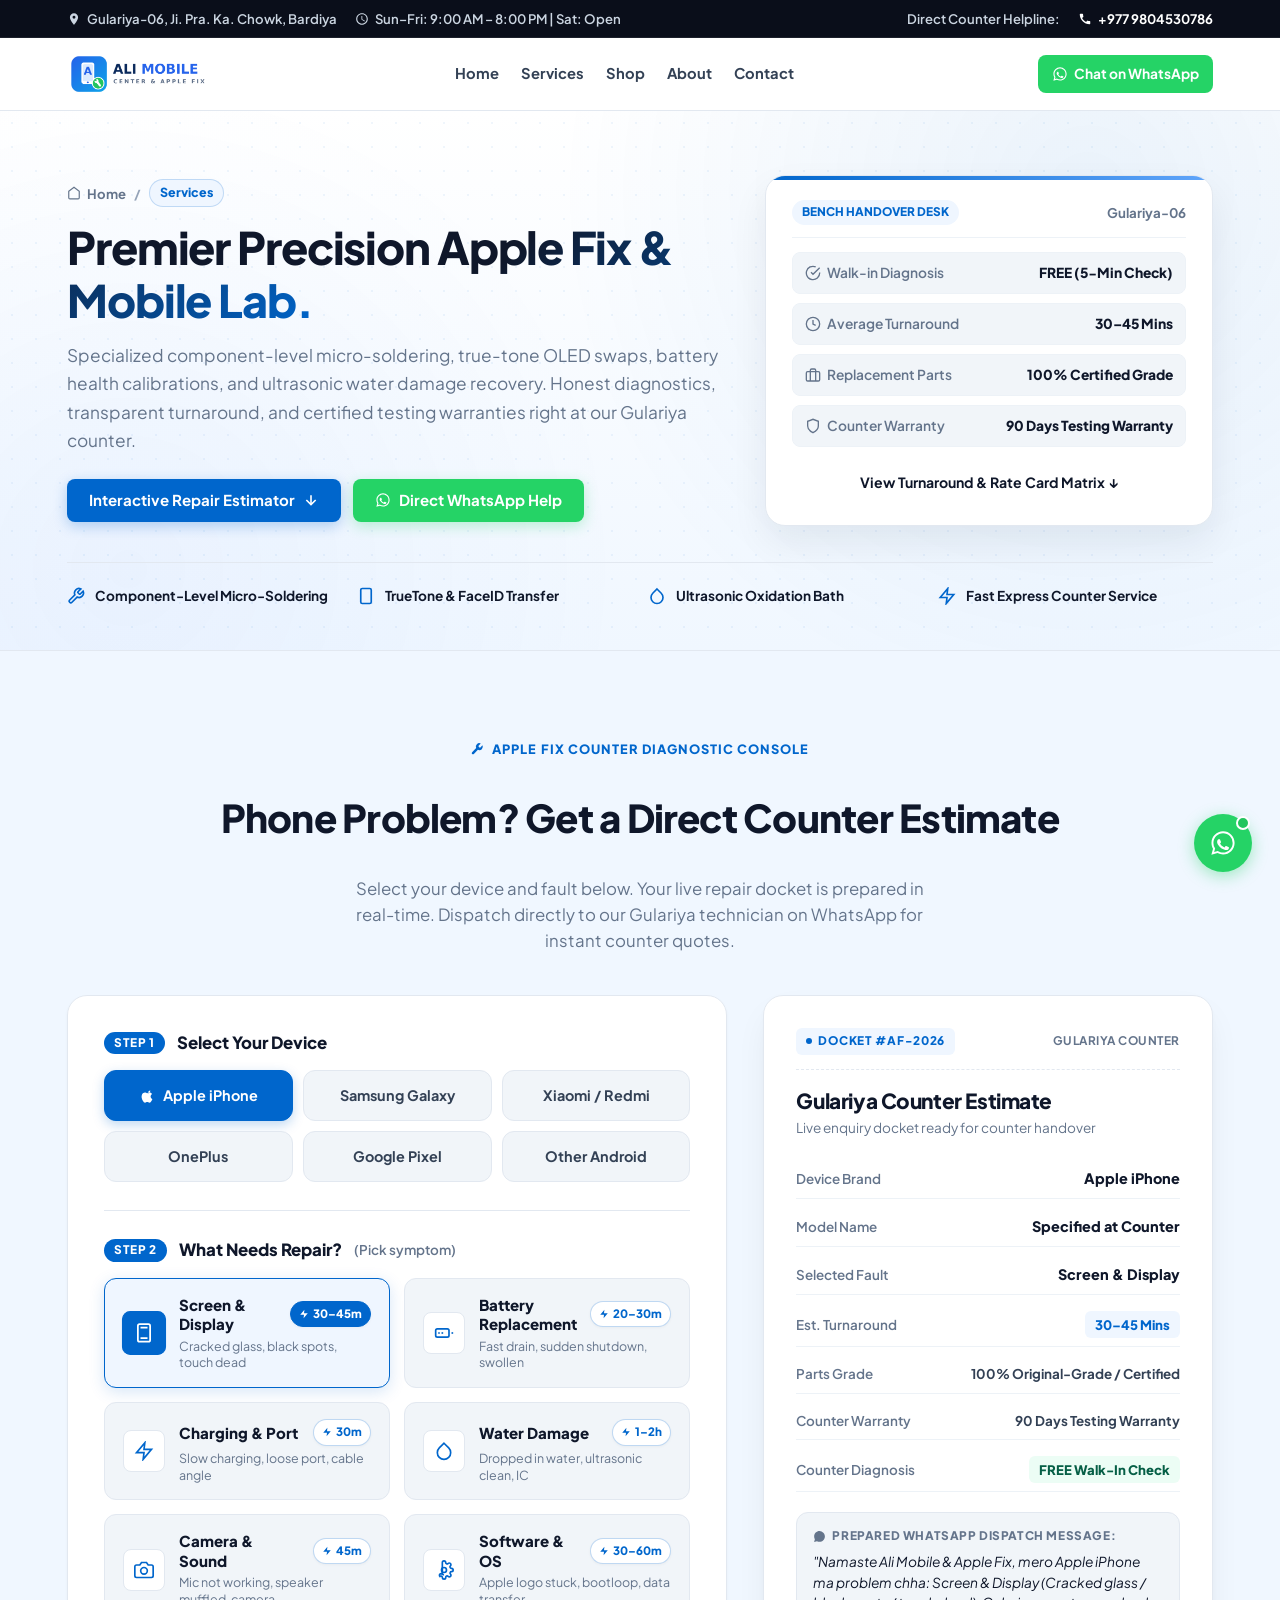
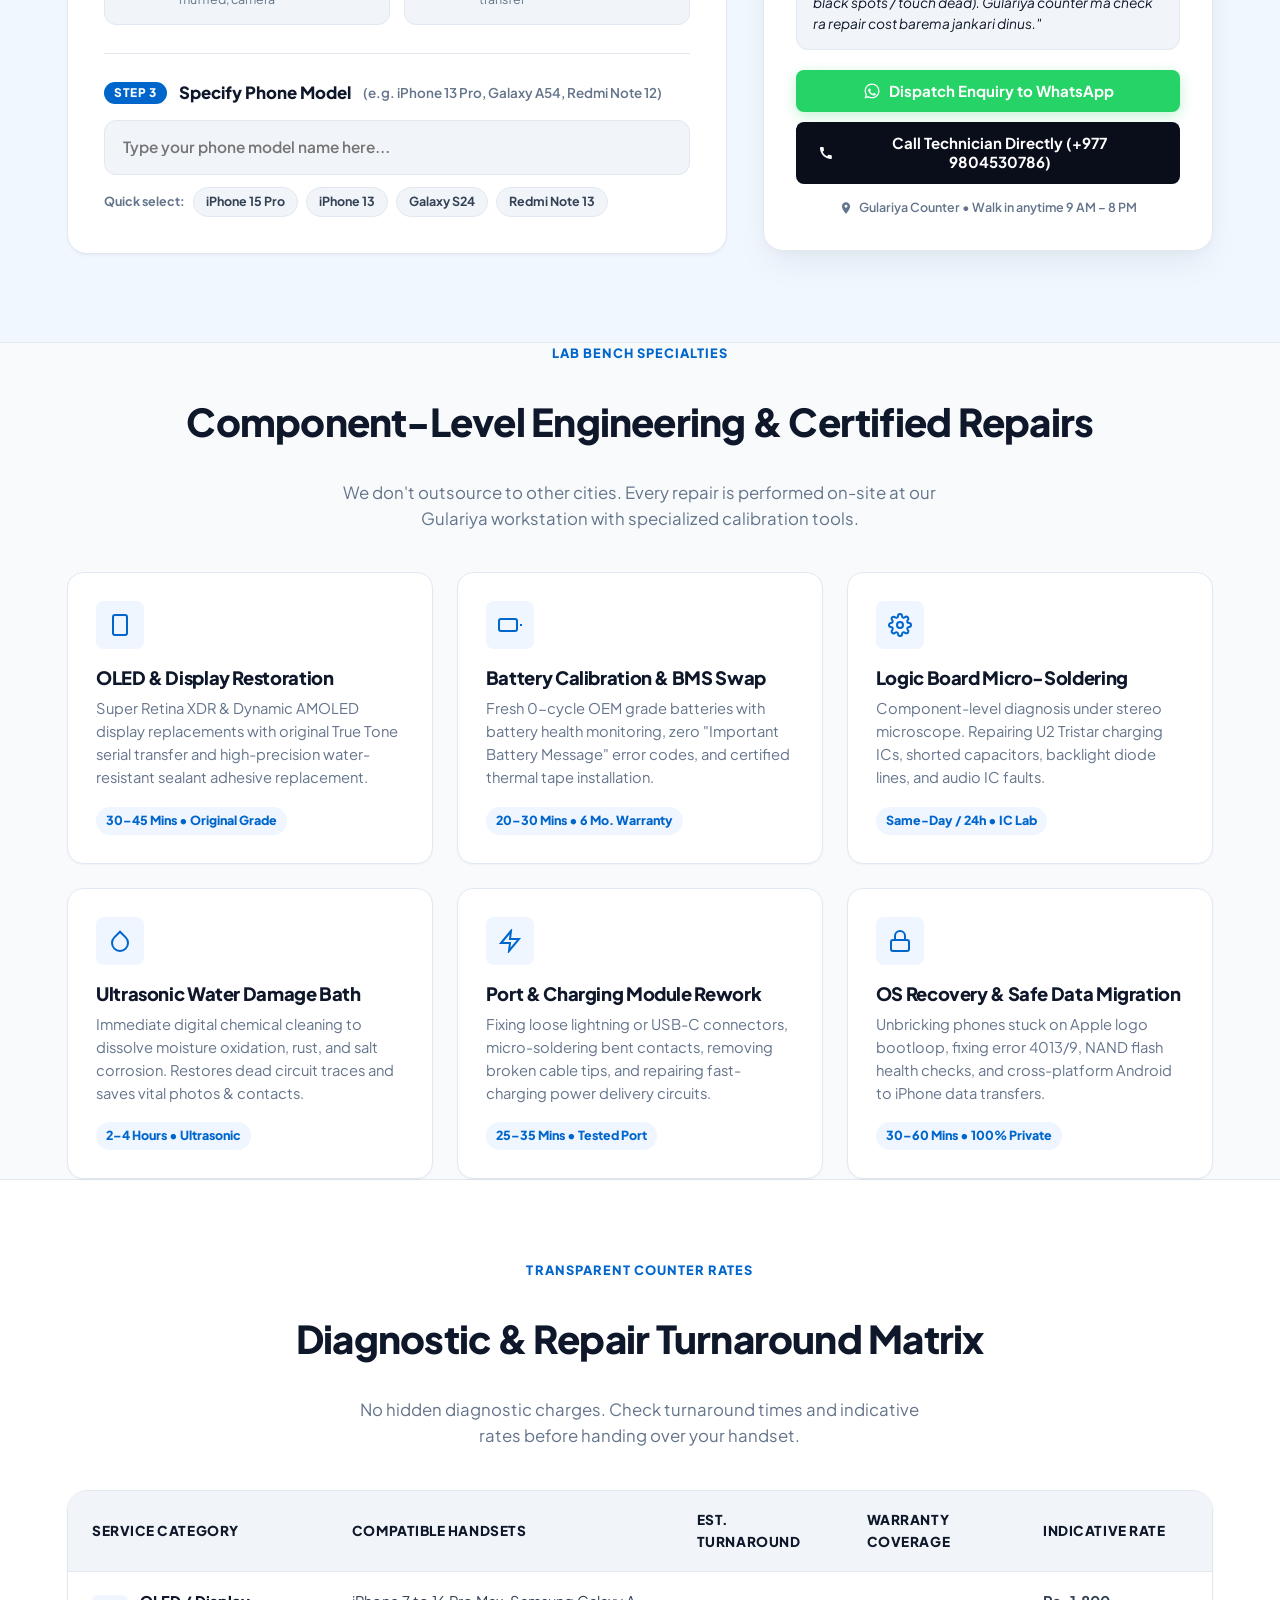
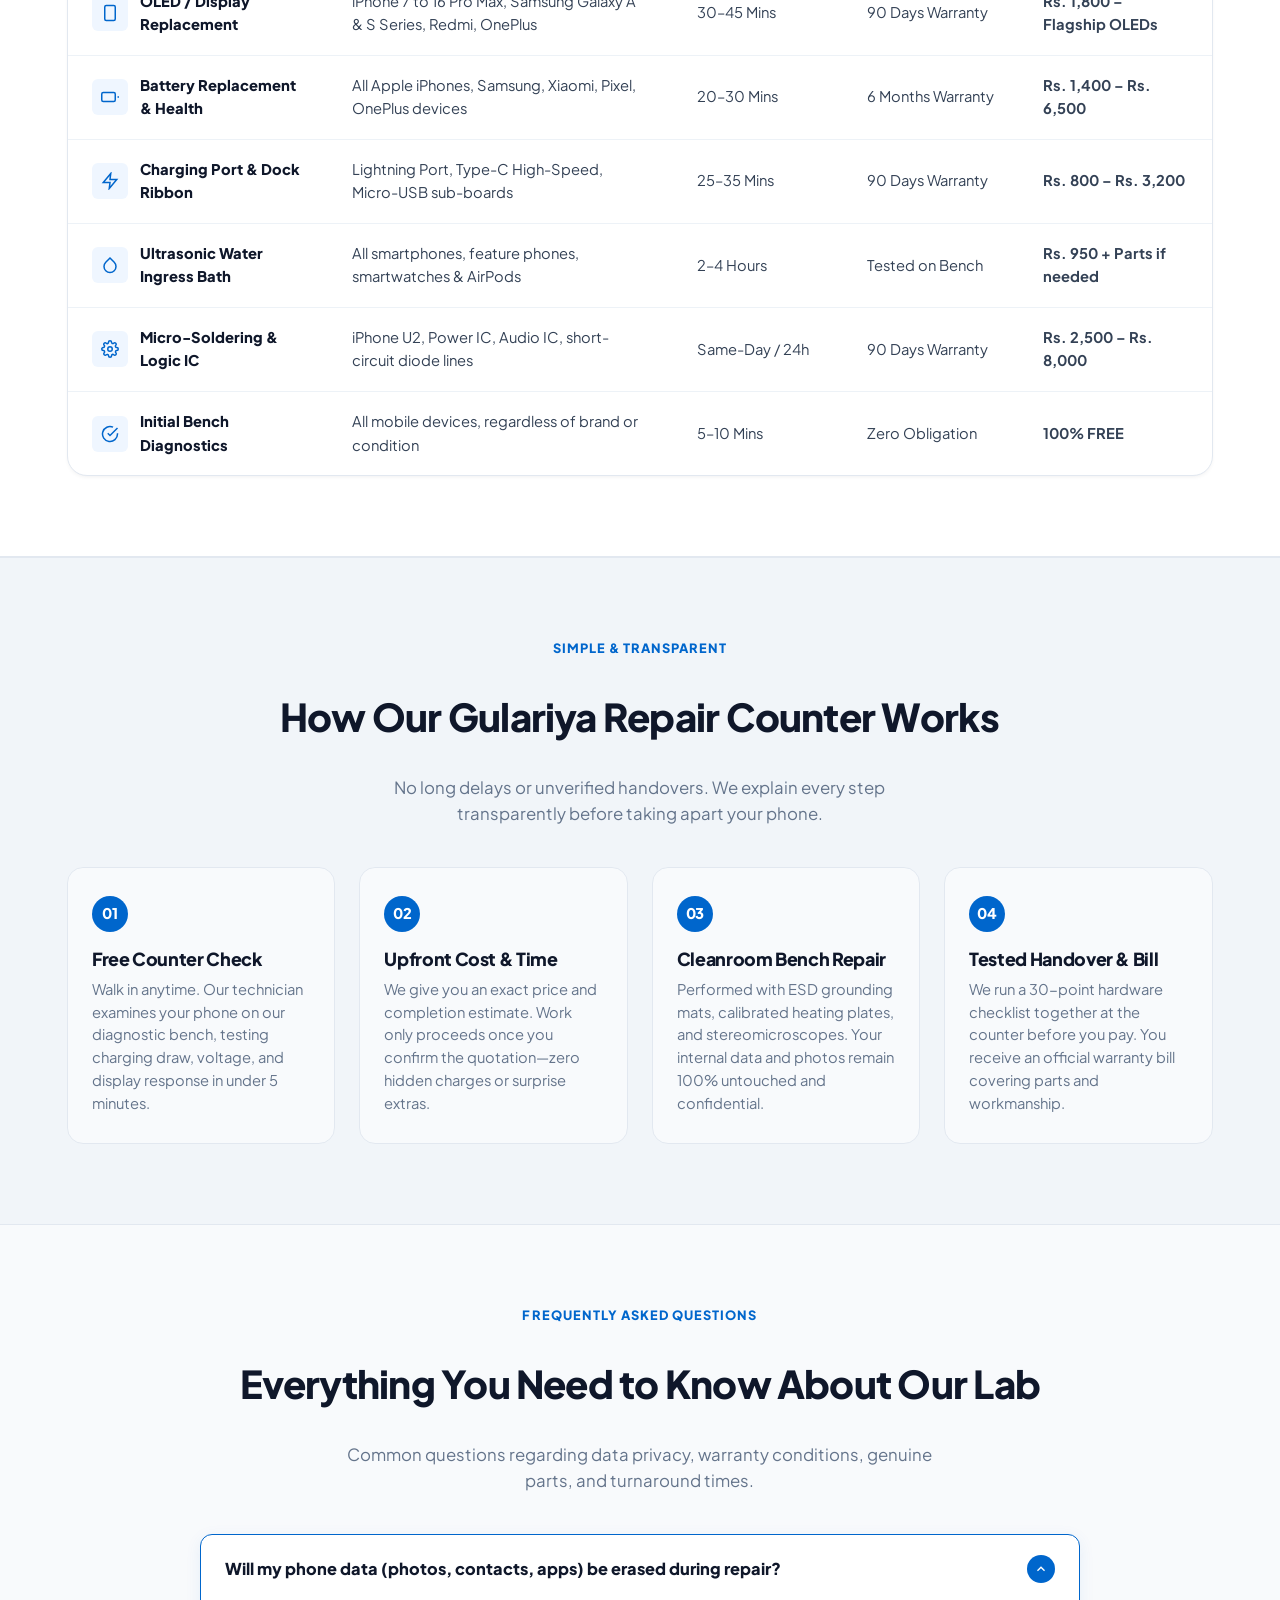
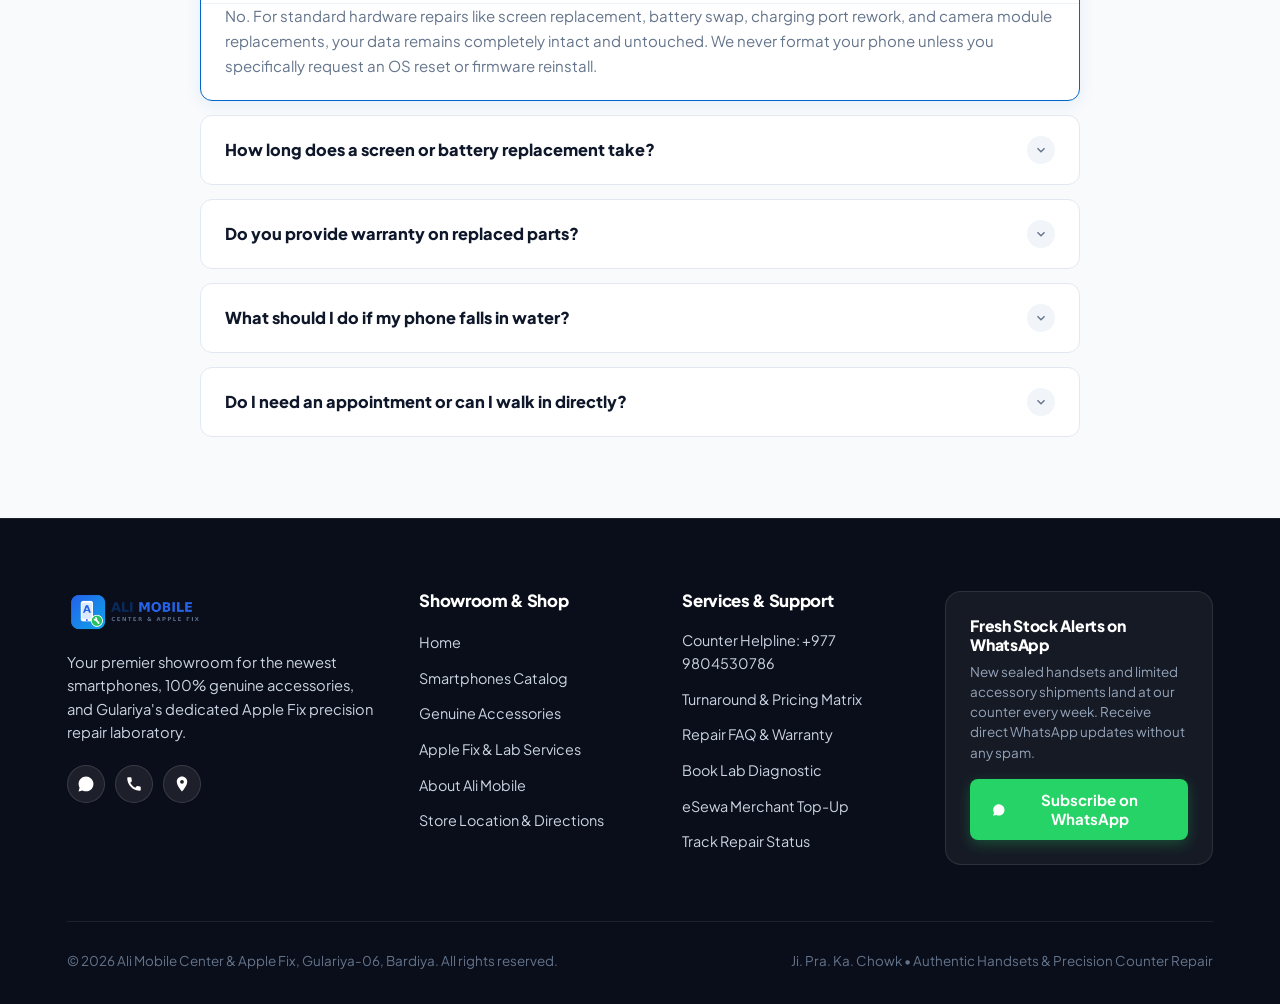
<file: services.html>
<!doctype html>
<html lang="en">
<head>
  <meta charset="utf-8">
  <meta name="viewport" content="width=device-width, initial-scale=1, viewport-fit=cover">
  <meta name="theme-color" content="#080c16">
  <meta name="color-scheme" content="light">
  
  <title>Precision Apple Fix &amp; Lab Services — Ali Mobile Center | Gulariya, Bardiya</title>
  <meta name="description" content="Gulariya's premier precision Apple Fix laboratory and smartphone hardware service center. 30-minute iPhone display and battery replacement, board-level micro-soldering, ultrasonic liquid recovery, and genuine OEM parts at Ji. Pra. Ka. Chowk.">
  
  <link rel="icon" type="image/png" href="assets/images/favicon.png">
  <link rel="apple-touch-icon" href="assets/images/logo-icon.png">

  <!-- Google Fonts: Plus Jakarta Sans for crisp, modern editorial typography -->
  <link rel="preconnect" href="https://fonts.googleapis.com">
  <link rel="preconnect" href="https://fonts.gstatic.com" crossorigin>
  <link href="https://fonts.googleapis.com/css2?family=Plus+Jakarta+Sans:wght@400;500;600;700;800;900&display=swap" rel="stylesheet">

  <!-- External Stylesheet -->
  <link rel="stylesheet" href="style.css">

  <!-- OpenGraph Meta Tags -->
  <meta property="og:title" content="Precision Apple Fix &amp; Lab Services — Ali Mobile Center Gulariya">
  <meta property="og:description" content="30-minute iPhone display swaps, battery health calibrations, and component-level micro-soldering in Gulariya, Bardiya.">
  <meta property="og:image" content="assets/images/logo-full.png">
  <meta property="og:type" content="website">

  <!-- Structured Data: Service -->
  <script type="application/ld+json">
  {
    "@context": "https://schema.org",
    "@type": "MobilePhoneRepairStore",
    "name": "Ali Mobile Center & Apple Fix Lab",
    "image": "assets/images/logo-full.png",
    "telephone": "+9779804530786",
    "address": {
      "@type": "PostalAddress",
      "streetAddress": "Ji. Pra. Ka. Chowk, Gulariya-06",
      "addressLocality": "Gulariya",
      "addressRegion": "Bardiya",
      "addressCountry": "NP"
    },
    "openingHoursSpecification": [
      {
        "@type": "OpeningHoursSpecification",
        "dayOfWeek": ["Sunday", "Monday", "Tuesday", "Wednesday", "Thursday", "Friday", "Saturday"],
        "opens": "09:00",
        "closes": "20:00"
      }
    ],
    "priceRange": "$$"
  }
  </script>
</head>
<body>

  <!-- ======================================================================
       PRELOADER (Strictly 3s, Icon-only, Pulse Ring)
       ====================================================================== -->
  <div id="preloader" aria-hidden="true">
    <div class="preloader-content">
      <div class="preloader-logo-wrap">
        <div class="preloader-pulse"></div>
        <img src="assets/images/logo-icon.png" alt="Ali Mobile Center" class="preloader-logo">
      </div>
      <div class="preloader-bar"></div>
    </div>
  </div>

  <!-- ======================================================================
       TOP UTILITY BAR
       ====================================================================== -->
  <div class="top-bar">
    <div class="wrap top-bar-inner">
      <div class="top-bar-left">
        <div class="top-bar-item">
          <svg viewBox="0 0 24 24" width="14" height="14" fill="currentColor"><path d="M12 2C8.13 2 5 5.13 5 9c0 5.25 7 13 7 13s7-7.75 7-13c0-3.87-3.13-7-7-7zm0 9.5a2.5 2.5 0 0 1 0-5 2.5 2.5 0 0 1 0 5z"/></svg>
          <span>Gulariya-06, Ji. Pra. Ka. Chowk, Bardiya</span>
        </div>
        <div class="top-bar-item">
          <svg viewBox="0 0 24 24" width="14" height="14" fill="currentColor"><path d="M11.99 2C6.47 2 2 6.48 2 12s4.47 10 9.99 10C17.52 22 22 17.52 22 12S17.52 2 11.99 2zM12 20c-4.42 0-8-3.58-8-8s3.58-8 8-8 8 3.58 8 8-3.58 8-8 8zm.5-13H11v6l5.25 3.15.75-1.23-4.5-2.67z"/></svg>
          <span>Sun–Fri: 9:00 AM – 8:00 PM | Sat: Open</span>
        </div>
      </div>
      <div class="top-bar-right">
        <span>Direct Counter Helpline:</span>
        <a class="top-hotline" href="tel:+9779804530786">
          <svg viewBox="0 0 24 24" width="14" height="14" fill="currentColor"><path d="M20.01 15.38c-1.23 0-2.42-.2-3.53-.56a.977.977 0 0 0-1.01.24l-1.57 1.97c-2.83-1.35-5.48-3.9-6.89-6.83l1.95-1.66c.27-.28.35-.67.24-1.02-.37-1.11-.56-2.3-.56-3.53 0-.54-.45-.99-.99-.99H4.19C3.65 3 3 3.24 3 3.99 3 13.28 10.73 21 20.01 21c.71 0 .99-.63.99-1.18v-3.45c0-.54-.45-.99-.99-.99z"/></svg>
          <strong>+977 9804530786</strong>
        </a>
      </div>
    </div>
  </div>

  <!-- ======================================================================
       HEADER & NAVIGATION
       ====================================================================== -->
  <header class="site-header">
    <div class="wrap nav-container">
      <a class="brand-wrap" href="index.html" title="Ali Mobile Center &amp; Apple Fix">
        <img src="assets/images/logo-full.png" alt="Ali Mobile Center &amp; Apple Fix Logo" class="brand-logo-img">
      </a>

      <!-- Desktop Nav Links -->
      <nav class="nav-links" aria-label="Main Navigation">
        <a href="index.html">Home</a>
        <a href="services.html" class="active">Services</a>
        <a href="shop.html">Shop</a>
        <a href="about.html">About</a>
        <a href="contact.html">Contact</a>
      </nav>

      <!-- Clean Header Action: Direct WhatsApp CTA + Mobile Drawer Toggle -->
      <div class="header-actions">
        <a class="btn-header-wa" href="https://wa.me/9779804530786?text=Namaste%20Ali%20Mobile%2C%20malai%20phone%20repair%20barema%20bujhna%20chha" target="_blank" rel="noopener" title="Chat on WhatsApp">
          <svg viewBox="0 0 24 24" width="16" height="16" fill="currentColor"><path d="M12.04 2c-5.46 0-9.91 4.45-9.91 9.91 0 1.75.46 3.45 1.32 4.95L2.05 22l5.25-1.38c1.45.79 3.08 1.21 4.74 1.21 5.46 0 9.91-4.45 9.91-9.91 0-2.65-1.03-5.14-2.9-7.01A9.816 9.816 0 0 0 12.04 2m.01 1.67c2.2 0 4.26.86 5.82 2.42a8.225 8.225 0 0 1 2.41 5.83c0 4.54-3.7 8.24-8.24 8.24-1.48 0-2.93-.4-4.2-1.15l-.3-.18-3.12.82.83-3.04-.2-.31a8.196 8.196 0 0 1-1.26-4.38c0-4.54 3.7-8.24 8.24-8.24m4.52 11.66c-.25-.13-1.47-.72-1.7-.81-.23-.08-.39-.13-.56.13-.17.25-.64.81-.79.97-.14.17-.29.19-.54.06-.25-.13-1.05-.39-2-1.23-.74-.66-1.24-1.47-1.39-1.72-.14-.25-.02-.39.11-.51.11-.11.25-.29.37-.43.13-.14.17-.25.25-.41.08-.17.04-.31-.02-.44-.06-.13-.56-1.34-.76-1.84-.2-.49-.4-.42-.56-.43h-.47c-.17 0-.44.06-.67.31-.23.25-.87.85-.87 2.08 0 1.23.9 2.41 1.02 2.58.13.17 1.76 2.69 4.27 3.77.6.26 1.07.41 1.43.53.6.19 1.15.16 1.58.1.48-.07 1.47-.6 1.68-1.18.21-.58.21-1.07.15-1.18-.06-.11-.23-.17-.48-.29z"/></svg>
          <span class="btn-wa-text-full">Chat on WhatsApp</span>
          <span class="btn-wa-text-mobile">WhatsApp</span>
        </a>
        <button id="btn-mobile-toggle" class="btn-mobile-toggle" aria-label="Open Mobile Menu" type="button">
          <svg viewBox="0 0 24 24" width="22" height="22" fill="none" stroke="currentColor" stroke-width="2.2" stroke-linecap="round"><line x1="3" y1="12" x2="21" y2="12"></line><line x1="3" y1="6" x2="21" y2="6"></line><line x1="3" y1="18" x2="21" y2="18"></line></svg>
        </button>
      </div>
    </div>
  </header>

  <!-- Mobile Navigation Drawer -->
  <div id="mobile-drawer" class="mobile-drawer" aria-hidden="true">
    <div id="mobile-drawer-overlay" class="mobile-drawer-overlay"></div>
    <div class="mobile-drawer-pane">
      <div class="mobile-drawer-header">
        <img src="assets/images/logo-full.png" alt="Ali Mobile Center Logo">
        <button id="btn-drawer-close" class="btn-drawer-close" aria-label="Close Navigation" type="button">
          <svg width="20" height="20" viewBox="0 0 24 24" fill="none" stroke="currentColor" stroke-width="2"><line x1="18" y1="6" x2="6" y2="18"></line><line x1="6" y1="6" x2="18" y2="18"></line></svg>
        </button>
      </div>
      <nav class="mobile-nav-list">
        <a href="index.html">
          <svg viewBox="0 0 24 24" width="18" height="18" fill="none" stroke="currentColor" stroke-width="2"><path d="M3 9l9-7 9 7v11a2 2 0 0 1-2 2H5a2 2 0 0 1-2-2z"></path></svg>
          Home
        </a>
        <a href="services.html" class="active">
          <svg viewBox="0 0 24 24" width="18" height="18" fill="none" stroke="currentColor" stroke-width="2"><path d="M14.7 6.3a1 1 0 0 0 0 1.4l1.6 1.6a1 1 0 0 0 1.4 0l3.77-3.77a6 6 0 0 1-7.94 7.94l-6.91 6.91a2.12 2.12 0 0 1-3-3l6.91-6.91a6 6 0 0 1 7.94-7.94l-3.76 3.76z"></path></svg>
          Services
        </a>
        <a href="shop.html">
          <svg viewBox="0 0 24 24" width="18" height="18" fill="none" stroke="currentColor" stroke-width="2"><rect x="5" y="2" width="14" height="20" rx="2" ry="2"></rect><line x1="12" y1="18" x2="12.01" y2="18"></line></svg>
          Shop
        </a>
        <a href="about.html">
          <svg viewBox="0 0 24 24" width="18" height="18" fill="none" stroke="currentColor" stroke-width="2"><circle cx="12" cy="12" r="10"></circle><line x1="12" y1="16" x2="12" y2="12"></line><line x1="12" y1="8" x2="12.01" y2="8"></line></svg>
          About
        </a>
        <a href="contact.html">
          <svg viewBox="0 0 24 24" width="18" height="18" fill="none" stroke="currentColor" stroke-width="2"><path d="M21 10c0 7-9 13-9 13s-9-6-9-13a9 9 0 0 1 18 0z"></path><circle cx="12" cy="10" r="3"></circle></svg>
          Contact
        </a>
      </nav>
      <div class="mobile-drawer-footer">
        <a class="btn btn-whatsapp btn-block" href="https://wa.me/9779804530786" target="_blank" rel="noopener">
          <svg viewBox="0 0 24 24" width="18" height="18" fill="currentColor"><path d="M12.04 2c-5.46 0-9.91 4.45-9.91 9.91 0 1.75.46 3.45 1.32 4.95L2.05 22l5.25-1.38c1.45.79 3.08 1.21 4.74 1.21 5.46 0 9.91-4.45 9.91-9.91 0-2.65-1.03-5.14-2.9-7.01A9.816 9.816 0 0 0 12.04 2m.01 1.67c2.2 0 4.26.86 5.82 2.42a8.225 8.225 0 0 1 2.41 5.83c0 4.54-3.7 8.24-8.24 8.24-1.48 0-2.93-.4-4.2-1.15l-.3-.18-3.12.82.83-3.04-.2-.31a8.196 8.196 0 0 1-1.26-4.38c0-4.54 3.7-8.24 8.24-8.24m4.52 11.66c-.25-.13-1.47-.72-1.7-.81-.23-.08-.39-.13-.56.13-.17.25-.64.81-.79.97-.14.17-.29.19-.54.06-.25-.13-1.05-.39-2-1.23-.74-.66-1.24-1.47-1.39-1.72-.14-.25-.02-.39.11-.51.11-.11.25-.29.37-.43.13-.14.17-.25.25-.41.08-.17.04-.31-.02-.44-.06-.13-.56-1.34-.76-1.84-.2-.49-.4-.42-.56-.43h-.47c-.17 0-.44.06-.67.31-.23.25-.87.85-.87 2.08 0 1.23.9 2.41 1.02 2.58.13.17 1.76 2.69 4.27 3.77.6.26 1.07.41 1.43.53.6.19 1.15.16 1.58.1.48-.07 1.47-.6 1.68-1.18.21-.58.21-1.07.15-1.18-.06-.11-.23-.17-.48-.29z"/></svg>
          <span>Chat on WhatsApp</span>
        </a>
        <a class="btn btn-secondary btn-block" href="tel:+9779804530786">
          <svg viewBox="0 0 24 24" width="18" height="18" fill="currentColor"><path d="M20.01 15.38c-1.23 0-2.42-.2-3.53-.56a.977.977 0 0 0-1.01.24l-1.57 1.97c-2.83-1.35-5.48-3.9-6.89-6.83l1.95-1.66c.27-.28.35-.67.24-1.02-.37-1.11-.56-2.3-.56-3.53 0-.54-.45-.99-.99-.99H4.19C3.65 3 3 3.24 3 3.99 3 13.28 10.73 21 20.01 21c.71 0 .99-.63.99-1.18v-3.45c0-.54-.45-.99-.99-.99z"/></svg>
          <span>Call 9804530786</span>
        </a>
      </div>
    </div>
  </div>

  <main>

    <!-- ====================================================================
         PAGE HERO BANNER (Elevated Creative Light Studio Theme)
         ==================================================================== -->
    <section class="page-hero-banner">
      <div class="wrap">
        <div class="page-hero-grid fade-up in-view">
          
          <!-- Left: Hero Text Column -->
          <div class="page-hero-content">
            <nav class="breadcrumb-nav" aria-label="Breadcrumb">
              <a class="crumb-link" href="index.html">
                <svg viewBox="0 0 24 24" width="14" height="14" fill="none" stroke="currentColor" stroke-width="2"><path d="M3 9l9-7 9 7v11a2 2 0 0 1-2 2H5a2 2 0 0 1-2-2z"></path></svg>
                <span>Home</span>
              </a>
              <span class="crumb-divider">/</span>
              <span class="crumb-active">Services</span>
            </nav>

            <h1 class="page-hero-title">Premier Precision <span class="text-gradient">Apple Fix &amp; Mobile Lab.</span></h1>
            <p class="page-hero-desc">Specialized component-level micro-soldering, true-tone OLED swaps, battery health calibrations, and ultrasonic water damage recovery. Honest diagnostics, transparent turnaround, and certified testing warranties right at our Gulariya counter.</p>

            <div class="page-hero-actions">
              <a class="btn btn-primary btn-lg" href="#repair-builder">
                <span>Interactive Repair Estimator</span>
                <svg viewBox="0 0 24 24" width="16" height="16" fill="none" stroke="currentColor" stroke-width="2.4"><line x1="12" y1="5" x2="12" y2="19"></line><polyline points="19 12 12 19 5 12"></polyline></svg>
              </a>
              <a class="btn btn-whatsapp btn-lg" href="https://wa.me/9779804530786?text=Namaste%20Ali%20Mobile%2C%20malai%20iPhone%20repair%20barema%20bujhna%20chahanchhu" target="_blank" rel="noopener">
                <svg viewBox="0 0 24 24" width="16" height="16" fill="currentColor"><path d="M12.04 2c-5.46 0-9.91 4.45-9.91 9.91 0 1.75.46 3.45 1.32 4.95L2.05 22l5.25-1.38c1.45.79 3.08 1.21 4.74 1.21 5.46 0 9.91-4.45 9.91-9.91 0-2.65-1.03-5.14-2.9-7.01A9.816 9.816 0 0 0 12.04 2m.01 1.67c2.2 0 4.26.86 5.82 2.42a8.225 8.225 0 0 1 2.41 5.83c0 4.54-3.7 8.24-8.24 8.24-1.48 0-2.93-.4-4.2-1.15l-.3-.18-3.12.82.83-3.04-.2-.31a8.196 8.196 0 0 1-1.26-4.38c0-4.54 3.7-8.24 8.24-8.24m4.52 11.66c-.25-.13-1.47-.72-1.7-.81-.23-.08-.39-.13-.56.13-.17.25-.64.81-.79.97-.14.17-.29.19-.54.06-.25-.13-1.05-.39-2-1.23-.74-.66-1.24-1.47-1.39-1.72-.14-.25-.02-.39.11-.51.11-.11.25-.29.37-.43.13-.14.17-.25.25-.41.08-.17.04-.31-.02-.44-.06-.13-.56-1.34-.76-1.84-.2-.49-.4-.42-.56-.43h-.47c-.17 0-.44.06-.67.31-.23.25-.87.85-.87 2.08 0 1.23.9 2.41 1.02 2.58.13.17 1.76 2.69 4.27 3.77.6.26 1.07.41 1.43.53.6.19 1.15.16 1.58.1.48-.07 1.47-.6 1.68-1.18.21-.58.21-1.07.15-1.18-.06-.11-.23-.17-.48-.29z"/></svg>
                <span>Direct WhatsApp Help</span>
              </a>
            </div>
          </div>

          <!-- Right: Hero Spotlight Card -->
          <div class="page-hero-spotlight">
            <div class="hero-spotlight-card">
              <div class="spotlight-top-bar">
                <div class="spotlight-title-row">
                  <span class="spotlight-badge">Bench Handover Desk</span>
                </div>
                <small style="color: var(--text-muted); font-weight: 700;">Gulariya-06</small>
              </div>

              <div class="spotlight-metric-list">
                <div class="spotlight-metric-item">
                  <span>
                    <svg viewBox="0 0 24 24" width="16" height="16" fill="none" stroke="currentColor" stroke-width="2"><path d="M22 11.08V12a10 10 0 1 1-5.93-9.14"></path><polyline points="22 4 12 14.01 9 11.01"></polyline></svg>
                    Walk-in Diagnosis
                  </span>
                  <strong>FREE (5-Min Check)</strong>
                </div>
                <div class="spotlight-metric-item">
                  <span>
                    <svg viewBox="0 0 24 24" width="16" height="16" fill="none" stroke="currentColor" stroke-width="2"><circle cx="12" cy="12" r="10"></circle><polyline points="12 6 12 12 16 14"></polyline></svg>
                    Average Turnaround
                  </span>
                  <strong>30–45 Mins</strong>
                </div>
                <div class="spotlight-metric-item">
                  <span>
                    <svg viewBox="0 0 24 24" width="16" height="16" fill="none" stroke="currentColor" stroke-width="2"><rect x="2" y="7" width="20" height="14" rx="2" ry="2"></rect><path d="M16 21V5a2 2 0 0 0-2-2h-4a2 2 0 0 0-2 2v16"></path></svg>
                    Replacement Parts
                  </span>
                  <strong>100% Certified Grade</strong>
                </div>
                <div class="spotlight-metric-item">
                  <span>
                    <svg viewBox="0 0 24 24" width="16" height="16" fill="none" stroke="currentColor" stroke-width="2"><path d="M12 22s8-4 8-10V5l-8-3-8 3v7c0 6 8 10 8 10z"></path></svg>
                    Counter Warranty
                  </span>
                  <strong>90 Days Testing Warranty</strong>
                </div>
              </div>

              <a class="btn btn-outline btn-sm btn-block" href="#pricing">
                <span>View Turnaround &amp; Rate Card Matrix &darr;</span>
              </a>
            </div>
          </div>

        </div>

        <!-- Micro-Ribbon -->
        <div class="page-hero-ribbon fade-up">
          <div class="hero-ribbon-item">
            <svg viewBox="0 0 24 24" width="18" height="18" fill="none" stroke="currentColor" stroke-width="2.2"><path d="M14.7 6.3a1 1 0 0 0 0 1.4l1.6 1.6a1 1 0 0 0 1.4 0l3.77-3.77a6 6 0 0 1-7.94 7.94l-6.91 6.91a2.12 2.12 0 0 1-3-3l6.91-6.91a6 6 0 0 1 7.94-7.94l-3.76 3.76z"></path></svg>
            <span>Component-Level Micro-Soldering</span>
          </div>
          <div class="hero-ribbon-item">
            <svg viewBox="0 0 24 24" width="18" height="18" fill="none" stroke="currentColor" stroke-width="2.2"><rect x="5" y="2" width="14" height="20" rx="2" ry="2"></rect><line x1="12" y1="18" x2="12.01" y2="18"></line></svg>
            <span>TrueTone &amp; FaceID Transfer</span>
          </div>
          <div class="hero-ribbon-item">
            <svg viewBox="0 0 24 24" width="18" height="18" fill="none" stroke="currentColor" stroke-width="2.2"><path d="M12 2.69l5.66 5.66a8 8 0 1 1-11.31 0z"></path></svg>
            <span>Ultrasonic Oxidation Bath</span>
          </div>
          <div class="hero-ribbon-item">
            <svg viewBox="0 0 24 24" width="18" height="18" fill="none" stroke="currentColor" stroke-width="2.2"><polygon points="13 2 3 14 12 14 11 22 21 10 12 10 13 2"></polygon></svg>
            <span>Fast Express Counter Service</span>
          </div>
        </div>

      </div>
    </section>

    <!-- ====================================================================
         INTERACTIVE REPAIR ENQUIRY BUILDER (Creative Diagnostic Terminal)
         ==================================================================== -->
    <section id="repair-builder" class="repair-builder-section">
      <div class="wrap">
        <div class="sec-head sec-head-center fade-up">
          <span class="sec-kicker">
            <svg viewBox="0 0 24 24" width="14" height="14" fill="currentColor"><path d="M14.7 6.3a1 1 0 0 0 0 1.4l1.6 1.6a1 1 0 0 0 1.4 0l3.77-3.77a6 6 0 0 1-7.94 7.94l-6.91 6.91a2.12 2.12 0 0 1-3-3l6.91-6.91a6 6 0 0 1 7.94-7.94l-3.76 3.76z"/></svg>
            Apple Fix Counter Diagnostic Console
          </span>
          <h2>Phone Problem? Get a Direct Counter Estimate</h2>
          <p>Select your device and fault below. Your live repair docket is prepared in real-time. Dispatch directly to our Gulariya technician on WhatsApp for instant counter quotes.</p>
        </div>

        <div class="repair-station-layout fade-up">
          <!-- Left Column: Diagnostic Configuration Terminal -->
          <div class="repair-station-form">
            
            <!-- Step 1: Device Brand -->
            <div class="repair-step-block">
              <div class="step-header">
                <span class="step-num-badge">Step 1</span>
                <span class="step-title">Select Your Device</span>
              </div>
              <div class="device-pills-grid" data-group="device">
                <button type="button" class="dev-pill-btn active" data-device="Apple iPhone">
                  <svg viewBox="0 0 24 24" width="16" height="16" fill="currentColor"><path d="M18.71 19.5c-.83 1.24-1.71 2.45-3.05 2.47-1.34.03-1.77-.79-3.29-.79-1.53 0-2 .77-3.27.82-1.31.05-2.3-1.32-3.14-2.53C4.25 17 2.94 12.45 4.7 9.39c.87-1.52 2.43-2.48 4.12-2.51 1.28-.02 2.5.87 3.29.87.78 0 2.26-1.07 3.81-.91.65.03 2.47.26 3.64 1.98-.09.06-2.17 1.28-2.15 3.81.03 3.02 2.65 4.03 2.68 4.04-.03.07-.42 1.44-1.38 2.83M15.97 6.84c.64-.78 1.08-1.87.96-2.96-.93.04-2.05.62-2.72 1.4-.59.68-1.1 1.77-.96 2.83 1.03.08 2.08-.49 2.72-1.27z"/></svg>
                  <span>Apple iPhone</span>
                </button>
                <button type="button" class="dev-pill-btn" data-device="Samsung Galaxy">
                  <span>Samsung Galaxy</span>
                </button>
                <button type="button" class="dev-pill-btn" data-device="Xiaomi / Redmi">
                  <span>Xiaomi / Redmi</span>
                </button>
                <button type="button" class="dev-pill-btn" data-device="OnePlus">
                  <span>OnePlus</span>
                </button>
                <button type="button" class="dev-pill-btn" data-device="Google Pixel">
                  <span>Google Pixel</span>
                </button>
                <button type="button" class="dev-pill-btn" data-device="Other Android">
                  <span>Other Android</span>
                </button>
              </div>
            </div>

            <!-- Step 2: Fault Symptom -->
            <div class="repair-step-block">
              <div class="step-header">
                <span class="step-num-badge">Step 2</span>
                <span class="step-title">What Needs Repair?</span>
                <span class="step-hint">(Pick symptom)</span>
              </div>
              <div class="fault-cards-grid">
                <!-- Screen -->
                <button type="button" class="fault-select-card active" data-issue="Screen &amp; Display (Cracked glass / black spots / touch dead)" data-time="30–45 Mins" data-warranty="90 Days Testing Warranty">
                  <div class="fault-card-icon">
                    <svg viewBox="0 0 24 24" width="20" height="20" fill="none" stroke="currentColor" stroke-width="2"><rect x="5" y="2" width="14" height="20" rx="2" ry="2"></rect><line x1="8" y1="6" x2="16" y2="6"></line><line x1="8" y1="18" x2="16" y2="18"></line></svg>
                  </div>
                  <div class="fault-card-info">
                    <div class="fault-card-title-row">
                      <strong>Screen &amp; Display</strong>
                      <span class="fault-time-tag"><svg viewBox="0 0 24 24" width="10" height="10" fill="currentColor"><path d="M13 2L3 14h9l-1 8 10-12h-9l1-8z"/></svg> 30–45m</span>
                    </div>
                    <small>Cracked glass, black spots, touch dead</small>
                  </div>
                </button>

                <!-- Battery -->
                <button type="button" class="fault-select-card" data-issue="Battery Replacement (Fast drain / sudden shutdown / swollen)" data-time="20–30 Mins" data-warranty="6 Months Battery Warranty">
                  <div class="fault-card-icon">
                    <svg viewBox="0 0 24 24" width="20" height="20" fill="none" stroke="currentColor" stroke-width="2"><rect x="2" y="7" width="16" height="10" rx="2" ry="2"></rect><line x1="22" y1="11" x2="22" y2="13"></line><line x1="6" y1="11" x2="6" y2="13"></line><line x1="10" y1="11" x2="10" y2="13"></line></svg>
                  </div>
                  <div class="fault-card-info">
                    <div class="fault-card-title-row">
                      <strong>Battery Replacement</strong>
                      <span class="fault-time-tag"><svg viewBox="0 0 24 24" width="10" height="10" fill="currentColor"><path d="M13 2L3 14h9l-1 8 10-12h-9l1-8z"/></svg> 20–30m</span>
                    </div>
                    <small>Fast drain, sudden shutdown, swollen</small>
                  </div>
                </button>

                <!-- Charging -->
                <button type="button" class="fault-select-card" data-issue="Charging &amp; Port (Slow charging / loose port / cable angle)" data-time="30 Mins" data-warranty="30 Days Service Warranty">
                  <div class="fault-card-icon">
                    <svg viewBox="0 0 24 24" width="20" height="20" fill="none" stroke="currentColor" stroke-width="2"><path d="M13 2L3 14h9l-1 8 10-12h-9l1-8z"></path></svg>
                  </div>
                  <div class="fault-card-info">
                    <div class="fault-card-title-row">
                      <strong>Charging &amp; Port</strong>
                      <span class="fault-time-tag"><svg viewBox="0 0 24 24" width="10" height="10" fill="currentColor"><path d="M13 2L3 14h9l-1 8 10-12h-9l1-8z"/></svg> 30m</span>
                    </div>
                    <small>Slow charging, loose port, cable angle</small>
                  </div>
                </button>

                <!-- Water Damage -->
                <button type="button" class="fault-select-card" data-issue="Water Damage (Dropped in water / ultrasonic clean / IC)" data-time="1–2 Hours" data-warranty="Component Warranty">
                  <div class="fault-card-icon">
                    <svg viewBox="0 0 24 24" width="20" height="20" fill="none" stroke="currentColor" stroke-width="2"><path d="M12 2.69l5.66 5.66a8 8 0 1 1-11.31 0z"></path></svg>
                  </div>
                  <div class="fault-card-info">
                    <div class="fault-card-title-row">
                      <strong>Water Damage</strong>
                      <span class="fault-time-tag"><svg viewBox="0 0 24 24" width="10" height="10" fill="currentColor"><path d="M13 2L3 14h9l-1 8 10-12h-9l1-8z"/></svg> 1–2h</span>
                    </div>
                    <small>Dropped in water, ultrasonic clean, IC</small>
                  </div>
                </button>

                <!-- Camera & Sound -->
                <button type="button" class="fault-select-card" data-issue="Camera &amp; Sound (Mic not working / speaker muffled / camera)" data-time="45 Mins" data-warranty="60 Days Testing Warranty">
                  <div class="fault-card-icon">
                    <svg viewBox="0 0 24 24" width="20" height="20" fill="none" stroke="currentColor" stroke-width="2"><path d="M23 19a2 2 0 0 1-2 2H3a2 2 0 0 1-2-2V8a2 2 0 0 1 2-2h4l2-3h6l2 3h4a2 2 0 0 1 2 2z"></path><circle cx="12" cy="13" r="4"></circle></svg>
                  </div>
                  <div class="fault-card-info">
                    <div class="fault-card-title-row">
                      <strong>Camera &amp; Sound</strong>
                      <span class="fault-time-tag"><svg viewBox="0 0 24 24" width="10" height="10" fill="currentColor"><path d="M13 2L3 14h9l-1 8 10-12h-9l1-8z"/></svg> 45m</span>
                    </div>
                    <small>Mic not working, speaker muffled, camera</small>
                  </div>
                </button>

                <!-- Software & OS -->
                <button type="button" class="fault-select-card" data-issue="Software &amp; OS (Apple logo stuck / bootloop / data transfer)" data-time="30–60 Mins" data-warranty="OS Stability Assured">
                  <div class="fault-card-icon">
                    <svg viewBox="0 0 24 24" width="20" height="20" fill="none" stroke="currentColor" stroke-width="2"><circle cx="12" cy="12" r="3"></circle><path d="M19.4 15a1.65 1.65 0 0 0 .33 1.82l.06.06a2 2 0 0 1 0 2.83 2 2 0 0 1-2.83 0l-.06-.06a1.65 1.65 0 0 0-1.82-.33 1.65 1.65 0 0 0-1 1.51V21a2 2 0 0 1-2 2 2 2 0 0 1-2-2v-.09A1.65 1.65 0 0 0 9 19.4a1.65 1.65 0 0 0-1.82.33l-.06.06a2 2 0 0 1 0-2.83 2 2 0 0 1 2.83 0l.06.06a1.65 1.65 0 0 0 1.82.33H9a1.65 1.65 0 0 0 1-1.51V3a2 2 0 0 1 2-2 2 2 0 0 1 2 2v.09a1.65 1.65 0 0 0 1 1.51 1.65 1.65 0 0 0 1.82-.33l.06-.06a2 2 0 0 1 2.83 0 2 2 0 0 1 0 2.83l-.06.06a1.65 1.65 0 0 0-.33 1.82V9a1.65 1.65 0 0 0 1.51 1H21a2 2 0 0 1 2 2 2 2 0 0 1-2 2h-.09a1.65 1.65 0 0 0-1.51 1z"></path></svg>
                  </div>
                  <div class="fault-card-info">
                    <div class="fault-card-title-row">
                      <strong>Software &amp; OS</strong>
                      <span class="fault-time-tag"><svg viewBox="0 0 24 24" width="10" height="10" fill="currentColor"><path d="M13 2L3 14h9l-1 8 10-12h-9l1-8z"/></svg> 30–60m</span>
                    </div>
                    <small>Apple logo stuck, bootloop, data transfer</small>
                  </div>
                </button>
              </div>
            </div>

            <!-- Step 3: Specify Model Name + Quick Selection Chips -->
            <div class="repair-step-block">
              <div class="step-header">
                <span class="step-num-badge">Step 3</span>
                <span class="step-title">Specify Phone Model</span>
                <span class="step-hint">(e.g. iPhone 13 Pro, Galaxy A54, Redmi Note 12)</span>
              </div>
              <div class="model-input-wrap">
                <input type="text" id="builder-model-input" class="model-text-field" placeholder="Type your phone model name here..." autocomplete="off">
              </div>
              <!-- Interactive Quick Selection Chips -->
              <div class="quick-model-chips">
                <span class="quick-chips-label">Quick select:</span>
                <button type="button" class="quick-chip-btn" data-model="iPhone 15 Pro">iPhone 15 Pro</button>
                <button type="button" class="quick-chip-btn" data-model="iPhone 13">iPhone 13</button>
                <button type="button" class="quick-chip-btn" data-model="Galaxy S24">Galaxy S24</button>
                <button type="button" class="quick-chip-btn" data-model="Redmi Note 13">Redmi Note 13</button>
              </div>
            </div>

          </div>

          <!-- Right Column: Live Digital Counter Docket Ticket -->
          <div class="repair-station-ticket">
            <div class="ticket-docket-card">
              <!-- Docket Top Bar -->
              <div class="docket-top-bar">
                <div class="docket-id-badge">
                  <span class="docket-dot"></span>
                  <span>DOCKET #AF-2026</span>
                </div>
                <span class="docket-station-tag">Gulariya Counter</span>
              </div>

              <!-- Docket Header -->
              <div class="ticket-header">
                <h3>Gulariya Counter Estimate</h3>
                <p class="ticket-subtext">Live enquiry docket ready for counter handover</p>
              </div>

              <!-- Ticket Spec Grid -->
              <div class="ticket-body">
                <div class="ticket-row">
                  <span class="t-label">Device Brand</span>
                  <strong id="ticket-device-val" class="t-val">Apple iPhone</strong>
                </div>
                <div class="ticket-row">
                  <span class="t-label">Model Name</span>
                  <strong id="ticket-model-val" class="t-val">Specified at Counter</strong>
                </div>
                <div class="ticket-row">
                  <span class="t-label">Selected Fault</span>
                  <strong id="ticket-fault-val" class="t-val">Screen &amp; Display</strong>
                </div>
                <div class="ticket-row">
                  <span class="t-label">Est. Turnaround</span>
                  <span id="ticket-time-val" class="t-badge-highlight">30–45 Mins</span>
                </div>
                <div class="ticket-row">
                  <span class="t-label">Parts Grade</span>
                  <span class="t-val-text">100% Original-Grade / Certified</span>
                </div>
                <div class="ticket-row">
                  <span class="t-label">Counter Warranty</span>
                  <span id="ticket-warranty-val" class="t-val-text">90 Days Testing Warranty</span>
                </div>
                <div class="ticket-row">
                  <span class="t-label">Counter Diagnosis</span>
                  <span class="t-badge-free">FREE Walk-In Check</span>
                </div>
              </div>

              <!-- Live WhatsApp Message Preview Bubble -->
              <div class="ticket-preview-box">
                <div class="tp-label">
                  <svg viewBox="0 0 24 24" width="13" height="13" fill="currentColor"><path d="M12.04 2c-5.46 0-9.91 4.45-9.91 9.91 0 1.75.46 3.45 1.32 4.95L2.05 22l5.25-1.38c1.45.79 3.08 1.21 4.74 1.21 5.46 0 9.91-4.45 9.91-9.91 0-2.65-1.03-5.14-2.9-7.01A9.816 9.816 0 0 0 12.04 2"/></svg>
                  <span>Prepared WhatsApp Dispatch Message:</span>
                </div>
                <div id="builder-preview-text" class="tp-text">"Namaste Ali Mobile &amp; Apple Fix, mero iPhone ma problem chha: Screen Broken / Touch Fault. Gulariya counter ma check ra repair cost barema jankari dinus."</div>
              </div>

              <!-- Actions -->
              <div class="ticket-actions">
                <a id="builder-send-whatsapp-btn" class="btn btn-whatsapp btn-block" href="https://wa.me/9779804530786" target="_blank" rel="noopener">
                  <svg viewBox="0 0 24 24" width="18" height="18" fill="currentColor"><path d="M12.04 2c-5.46 0-9.91 4.45-9.91 9.91 0 1.75.46 3.45 1.32 4.95L2.05 22l5.25-1.38c1.45.79 3.08 1.21 4.74 1.21 5.46 0 9.91-4.45 9.91-9.91 0-2.65-1.03-5.14-2.9-7.01A9.816 9.816 0 0 0 12.04 2m.01 1.67c2.2 0 4.26.86 5.82 2.42a8.225 8.225 0 0 1 2.41 5.83c0 4.54-3.7 8.24-8.24 8.24-1.48 0-2.93-.4-4.2-1.15l-.3-.18-3.12.82.83-3.04-.2-.31a8.196 8.196 0 0 1-1.26-4.38c0-4.54 3.7-8.24 8.24-8.24m4.52 11.66c-.25-.13-1.47-.72-1.7-.81-.23-.08-.39-.13-.56.13-.17.25-.64.81-.79.97-.14.17-.29.19-.54.06-.25-.13-1.05-.39-2-1.23-.74-.66-1.24-1.47-1.39-1.72-.14-.25-.02-.39.11-.51.11-.11.25-.29.37-.43.13-.14.17-.25.25-.41.08-.17.04-.31-.02-.44-.06-.13-.56-1.34-.76-1.84-.2-.49-.4-.42-.56-.43h-.47c-.17 0-.44.06-.67.31-.23.25-.87.85-.87 2.08 0 1.23.9 2.41 1.02 2.58.13.17 1.76 2.69 4.27 3.77.6.26 1.07.41 1.43.53.6.19 1.15.16 1.58.1.48-.07 1.47-.6 1.68-1.18.21-.58.21-1.07.15-1.18-.06-.11-.23-.17-.48-.29z"/></svg>
                  <span>Dispatch Enquiry to WhatsApp</span>
                </a>
                <a class="btn btn-secondary btn-block" href="tel:+9779804530786">
                  <svg viewBox="0 0 24 24" width="16" height="16" fill="currentColor"><path d="M20.01 15.38c-1.23 0-2.42-.2-3.53-.56a.977.977 0 0 0-1.01.24l-1.57 1.97c-2.83-1.35-5.48-3.9-6.89-6.83l1.95-1.66c.27-.28.35-.67.24-1.02-.37-1.11-.56-2.3-.56-3.53 0-.54-.45-.99-.99-.99H4.19C3.65 3 3 3.24 3 3.99 3 13.28 10.73 21 20.01 21c.71 0 .99-.63.99-1.18v-3.45c0-.54-.45-.99-.99-.99z"/></svg>
                  <span>Call Technician Directly (+977 9804530786)</span>
                </a>
              </div>

              <!-- Footer Footnote -->
              <div class="ticket-footer-note">
                <svg viewBox="0 0 24 24" width="14" height="14" fill="currentColor"><path d="M12 2C8.13 2 5 5.13 5 9c0 5.25 7 13 7 13s7-7.75 7-13c0-3.87-3.13-7-7-7zm0 9.5a2.5 2.5 0 0 1 0-5 2.5 2.5 0 0 1 0 5z"/></svg>
                <span>Gulariya Counter &bull; Walk in anytime 9 AM – 8 PM</span>
              </div>
            </div>
          </div>
        </div>

      </div>
    </section>

    <!-- ====================================================================
         IN-DEPTH LAB CAPABILITIES (6 Precision Specializations)
         ==================================================================== -->
    <section class="services-section">
      <div class="wrap">
        <div class="sec-head sec-head-center fade-up">
          <span class="sec-kicker">Lab Bench Specialties</span>
          <h2>Component-Level Engineering &amp; Certified Repairs</h2>
          <p>We don't outsource to other cities. Every repair is performed on-site at our Gulariya workstation with specialized calibration tools.</p>
        </div>

        <div class="services-grid fade-up">
          <!-- Service 1 -->
          <div class="service-card">
            <div class="service-icon-wrap">
              <svg viewBox="0 0 24 24" width="24" height="24" fill="none" stroke="currentColor" stroke-width="2"><rect x="5" y="2" width="14" height="20" rx="2" ry="2"></rect><line x1="12" y1="18" x2="12.01" y2="18"></line></svg>
            </div>
            <h3>OLED &amp; Display Restoration</h3>
            <p>Super Retina XDR &amp; Dynamic AMOLED display replacements with original True Tone serial transfer and high-precision water-resistant sealant adhesive replacement.</p>
            <span class="service-badge">30–45 Mins &bull; Original Grade</span>
          </div>

          <!-- Service 2 -->
          <div class="service-card">
            <div class="service-icon-wrap">
              <svg viewBox="0 0 24 24" width="24" height="24" fill="none" stroke="currentColor" stroke-width="2"><rect x="1" y="6" width="18" height="12" rx="2"></rect><line x1="23" y1="11" x2="23" y2="13"></line></svg>
            </div>
            <h3>Battery Calibration &amp; BMS Swap</h3>
            <p>Fresh 0-cycle OEM grade batteries with battery health monitoring, zero "Important Battery Message" error codes, and certified thermal tape installation.</p>
            <span class="service-badge">20–30 Mins &bull; 6 Mo. Warranty</span>
          </div>

          <!-- Service 3 -->
          <div class="service-card">
            <div class="service-icon-wrap">
              <svg viewBox="0 0 24 24" width="24" height="24" fill="none" stroke="currentColor" stroke-width="2"><circle cx="12" cy="12" r="3"></circle><path d="M19.4 15a1.65 1.65 0 0 0 .33 1.82l.06.06a2 2 0 0 1 0 2.83 2 2 0 0 1-2.83 0l-.06-.06a1.65 1.65 0 0 0-1.82-.33 1.65 1.65 0 0 0-1 1.51V21a2 2 0 0 1-2 2 2 2 0 0 1-2-2v-.09A1.65 1.65 0 0 0 9 19.4a1.65 1.65 0 0 0-1.82.33l-.06.06a2 2 0 0 1-2.83 0 2 2 0 0 1 0-2.83l.06-.06a1.65 1.65 0 0 0 .33-1.82 1.65 1.65 0 0 0-1.51-1H3a2 2 0 0 1-2-2 2 2 0 0 1 2-2h.09A1.65 1.65 0 0 0 4.6 9a1.65 1.65 0 0 0-.33-1.82l-.06-.06a2 2 0 0 1 0-2.83 2 2 0 0 1 2.83 0l.06.06a1.65 1.65 0 0 0 1.82.33H9a1.65 1.65 0 0 0 1-1.51V3a2 2 0 0 1 2-2 2 2 0 0 1 2 2v.09a1.65 1.65 0 0 0 1 1.51 1.65 1.65 0 0 0 1.82-.33l.06-.06a2 2 0 0 1 2.83 0 2 2 0 0 1 0 2.83l-.06.06a1.65 1.65 0 0 0-.33 1.82V9a1.65 1.65 0 0 0 1.51 1H21a2 2 0 0 1 2 2 2 2 0 0 1-2 2h-.09a1.65 1.65 0 0 0-1.51 1z"></path></svg>
            </div>
            <h3>Logic Board Micro-Soldering</h3>
            <p>Component-level diagnosis under stereo microscope. Repairing U2 Tristar charging ICs, shorted capacitors, backlight diode lines, and audio IC faults.</p>
            <span class="service-badge">Same-Day / 24h &bull; IC Lab</span>
          </div>

          <!-- Service 4 -->
          <div class="service-card">
            <div class="service-icon-wrap">
              <svg viewBox="0 0 24 24" width="24" height="24" fill="none" stroke="currentColor" stroke-width="2"><path d="M12 2.69l5.66 5.66a8 8 0 1 1-11.31 0z"></path></svg>
            </div>
            <h3>Ultrasonic Water Damage Bath</h3>
            <p>Immediate digital chemical cleaning to dissolve moisture oxidation, rust, and salt corrosion. Restores dead circuit traces and saves vital photos &amp; contacts.</p>
            <span class="service-badge">2–4 Hours &bull; Ultrasonic</span>
          </div>

          <!-- Service 5 -->
          <div class="service-card">
            <div class="service-icon-wrap">
              <svg viewBox="0 0 24 24" width="24" height="24" fill="none" stroke="currentColor" stroke-width="2"><polygon points="13 2 3 14 12 14 11 22 21 10 12 10 13 2"></polygon></svg>
            </div>
            <h3>Port &amp; Charging Module Rework</h3>
            <p>Fixing loose lightning or USB-C connectors, micro-soldering bent contacts, removing broken cable tips, and repairing fast-charging power delivery circuits.</p>
            <span class="service-badge">25–35 Mins &bull; Tested Port</span>
          </div>

          <!-- Service 6 -->
          <div class="service-card">
            <div class="service-icon-wrap">
              <svg viewBox="0 0 24 24" width="24" height="24" fill="none" stroke="currentColor" stroke-width="2"><rect x="3" y="11" width="18" height="11" rx="2" ry="2"></rect><path d="M7 11V7a5 5 0 0 1 10 0v4"></path></svg>
            </div>
            <h3>OS Recovery &amp; Safe Data Migration</h3>
            <p>Unbricking phones stuck on Apple logo bootloop, fixing error 4013/9, NAND flash health checks, and cross-platform Android to iPhone data transfers.</p>
            <span class="service-badge">30–60 Mins &bull; 100% Private</span>
          </div>
        </div>
      </div>
    </section>

    <!-- ====================================================================
         TRANSPARENT PRICING & TURNAROUND MATRIX
         ==================================================================== -->
    <section class="pricing-table-section" id="pricing">
      <div class="wrap">
        <div class="sec-head sec-head-center fade-up">
          <span class="sec-kicker">Transparent Counter Rates</span>
          <h2>Diagnostic &amp; Repair Turnaround Matrix</h2>
          <p>No hidden diagnostic charges. Check turnaround times and indicative rates before handing over your handset.</p>
        </div>

        <div class="table-scroll-hint">
          <svg viewBox="0 0 24 24" width="14" height="14" fill="none" stroke="currentColor" stroke-width="2"><path d="M14 5l7 7m0 0l-7 7m7-7H3"/></svg>
          <span>Swipe horizontally to view full rate card &amp; warranty</span>
        </div>

        <div class="pricing-table-wrapper fade-up">
          <table class="pricing-table">
            <thead>
              <tr>
                <th>Service Category</th>
                <th>Compatible Handsets</th>
                <th>Est. Turnaround</th>
                <th>Warranty Coverage</th>
                <th>Indicative Rate</th>
              </tr>
            </thead>
            <tbody>
              <tr>
                <td>
                  <div class="pricing-fault-cell">
                    <div class="pricing-fault-icon">
                      <svg viewBox="0 0 24 24" width="18" height="18" fill="none" stroke="currentColor" stroke-width="2"><rect x="5" y="2" width="14" height="20" rx="2" ry="2"></rect><line x1="12" y1="18" x2="12.01" y2="18"></line></svg>
                    </div>
                    <span>OLED / Display Replacement</span>
                  </div>
                </td>
                <td>iPhone 7 to 16 Pro Max, Samsung Galaxy A &amp; S Series, Redmi, OnePlus</td>
                <td>30–45 Mins</td>
                <td><span class="badge-pill">90 Days Warranty</span></td>
                <td><strong>Rs. 1,800 – Flagship OLEDs</strong></td>
              </tr>
              <tr>
                <td>
                  <div class="pricing-fault-cell">
                    <div class="pricing-fault-icon">
                      <svg viewBox="0 0 24 24" width="18" height="18" fill="none" stroke="currentColor" stroke-width="2"><rect x="1" y="6" width="18" height="12" rx="2"></rect><line x1="23" y1="11" x2="23" y2="13"></line></svg>
                    </div>
                    <span>Battery Replacement &amp; Health</span>
                  </div>
                </td>
                <td>All Apple iPhones, Samsung, Xiaomi, Pixel, OnePlus devices</td>
                <td>20–30 Mins</td>
                <td><span class="badge-pill">6 Months Warranty</span></td>
                <td><strong>Rs. 1,400 – Rs. 6,500</strong></td>
              </tr>
              <tr>
                <td>
                  <div class="pricing-fault-cell">
                    <div class="pricing-fault-icon">
                      <svg viewBox="0 0 24 24" width="18" height="18" fill="none" stroke="currentColor" stroke-width="2"><polygon points="13 2 3 14 12 14 11 22 21 10 12 10 13 2"></polygon></svg>
                    </div>
                    <span>Charging Port &amp; Dock Ribbon</span>
                  </div>
                </td>
                <td>Lightning Port, Type-C High-Speed, Micro-USB sub-boards</td>
                <td>25–35 Mins</td>
                <td><span class="badge-pill">90 Days Warranty</span></td>
                <td><strong>Rs. 800 – Rs. 3,200</strong></td>
              </tr>
              <tr>
                <td>
                  <div class="pricing-fault-cell">
                    <div class="pricing-fault-icon">
                      <svg viewBox="0 0 24 24" width="18" height="18" fill="none" stroke="currentColor" stroke-width="2"><path d="M12 2.69l5.66 5.66a8 8 0 1 1-11.31 0z"></path></svg>
                    </div>
                    <span>Ultrasonic Water Ingress Bath</span>
                  </div>
                </td>
                <td>All smartphones, feature phones, smartwatches &amp; AirPods</td>
                <td>2–4 Hours</td>
                <td><span class="badge-pill">Tested on Bench</span></td>
                <td><strong>Rs. 950 + Parts if needed</strong></td>
              </tr>
              <tr>
                <td>
                  <div class="pricing-fault-cell">
                    <div class="pricing-fault-icon">
                      <svg viewBox="0 0 24 24" width="18" height="18" fill="none" stroke="currentColor" stroke-width="2"><circle cx="12" cy="12" r="3"></circle><path d="M19.4 15a1.65 1.65 0 0 0 .33 1.82l.06.06a2 2 0 0 1 0 2.83 2 2 0 0 1-2.83 0l-.06-.06a1.65 1.65 0 0 0-1.82-.33 1.65 1.65 0 0 0-1 1.51V21a2 2 0 0 1-2 2 2 2 0 0 1-2-2v-.09A1.65 1.65 0 0 0 9 19.4a1.65 1.65 0 0 0-1.82.33l-.06.06a2 2 0 0 1-2.83 0 2 2 0 0 1 0-2.83l.06-.06a1.65 1.65 0 0 0 .33-1.82 1.65 1.65 0 0 0-1.51-1H3a2 2 0 0 1-2-2 2 2 0 0 1 2-2h.09A1.65 1.65 0 0 0 4.6 9a1.65 1.65 0 0 0-.33-1.82l-.06-.06a2 2 0 0 1 0-2.83 2 2 0 0 1 2.83 0l.06.06a1.65 1.65 0 0 0 1.82.33H9a1.65 1.65 0 0 0 1-1.51V3a2 2 0 0 1 2-2 2 2 0 0 1 2 2v.09a1.65 1.65 0 0 0 1 1.51 1.65 1.65 0 0 0 1.82-.33l.06-.06a2 2 0 0 1 2.83 0 2 2 0 0 1 0 2.83l-.06.06a1.65 1.65 0 0 0-.33 1.82V9a1.65 1.65 0 0 0 1.51 1H21a2 2 0 0 1 2 2 2 2 0 0 1-2 2h-.09a1.65 1.65 0 0 0-1.51 1z"></path></svg>
                    </div>
                    <span>Micro-Soldering &amp; Logic IC</span>
                  </div>
                </td>
                <td>iPhone U2, Power IC, Audio IC, short-circuit diode lines</td>
                <td>Same-Day / 24h</td>
                <td><span class="badge-pill">90 Days Warranty</span></td>
                <td><strong>Rs. 2,500 – Rs. 8,000</strong></td>
              </tr>
              <tr>
                <td>
                  <div class="pricing-fault-cell">
                    <div class="pricing-fault-icon">
                      <svg viewBox="0 0 24 24" width="18" height="18" fill="none" stroke="currentColor" stroke-width="2"><path d="M22 11.08V12a10 10 0 1 1-5.93-9.14"></path><polyline points="22 4 12 14.01 9 11.01"></polyline></svg>
                    </div>
                    <span>Initial Bench Diagnostics</span>
                  </div>
                </td>
                <td>All mobile devices, regardless of brand or condition</td>
                <td>5–10 Mins</td>
                <td><span class="badge-pill">Zero Obligation</span></td>
                <td><strong class="text-success">100% FREE</strong></td>
              </tr>
            </tbody>
          </table>
        </div>
      </div>
    </section>

    <!-- ====================================================================
         4-STEP COUNTER WORKFLOW
         ==================================================================== -->
    <section class="repair-steps-section">
      <div class="wrap">
        <div class="sec-head sec-head-center fade-up">
          <span class="sec-kicker">Simple &amp; Transparent</span>
          <h2>How Our Gulariya Repair Counter Works</h2>
          <p>No long delays or unverified handovers. We explain every step transparently before taking apart your phone.</p>
        </div>

        <div class="steps-flow-grid fade-up">
          <!-- Step 1 -->
          <div class="flow-step-card">
            <div class="flow-step-num">01</div>
            <h3>Free Counter Check</h3>
            <p>Walk in anytime. Our technician examines your phone on our diagnostic bench, testing charging draw, voltage, and display response in under 5 minutes.</p>
          </div>

          <!-- Step 2 -->
          <div class="flow-step-card">
            <div class="flow-step-num">02</div>
            <h3>Upfront Cost &amp; Time</h3>
            <p>We give you an exact price and completion estimate. Work only proceeds once you confirm the quotation—zero hidden charges or surprise extras.</p>
          </div>

          <!-- Step 3 -->
          <div class="flow-step-card">
            <div class="flow-step-num">03</div>
            <h3>Cleanroom Bench Repair</h3>
            <p>Performed with ESD grounding mats, calibrated heating plates, and stereomicroscopes. Your internal data and photos remain 100% untouched and confidential.</p>
          </div>

          <!-- Step 4 -->
          <div class="flow-step-card">
            <div class="flow-step-num">04</div>
            <h3>Tested Handover &amp; Bill</h3>
            <p>We run a 30-point hardware checklist together at the counter before you pay. You receive an official warranty bill covering parts and workmanship.</p>
          </div>
        </div>
      </div>
    </section>

    <!-- ====================================================================
         REPAIR FAQ ACCORDION
         ==================================================================== -->
    <section class="faq-section" id="faq">
      <div class="wrap">
        <div class="sec-head sec-head-center fade-up">
          <span class="sec-kicker">Frequently Asked Questions</span>
          <h2>Everything You Need to Know About Our Lab</h2>
          <p>Common questions regarding data privacy, warranty conditions, genuine parts, and turnaround times.</p>
        </div>

        <div class="faq-grid fade-up">
          <!-- FAQ 1 -->
          <div class="faq-item active">
            <button type="button" class="faq-question-btn" aria-expanded="true">
              <span>Will my phone data (photos, contacts, apps) be erased during repair?</span>
              <span class="faq-toggle-icon">
                <svg viewBox="0 0 24 24" width="16" height="16" fill="currentColor"><path d="M7.41 8.59L12 13.17l4.59-4.58L18 10l-6 6-6-6 1.41-1.41z"/></svg>
              </span>
            </button>
            <div class="faq-answer-panel">
              <p>No. For standard hardware repairs like screen replacement, battery swap, charging port rework, and camera module replacements, your data remains completely intact and untouched. We never format your phone unless you specifically request an OS reset or firmware reinstall.</p>
            </div>
          </div>

          <!-- FAQ 2 -->
          <div class="faq-item">
            <button type="button" class="faq-question-btn" aria-expanded="false">
              <span>How long does a screen or battery replacement take?</span>
              <span class="faq-toggle-icon">
                <svg viewBox="0 0 24 24" width="16" height="16" fill="currentColor"><path d="M7.41 8.59L12 13.17l4.59-4.58L18 10l-6 6-6-6 1.41-1.41z"/></svg>
              </span>
            </button>
            <div class="faq-answer-panel">
              <p>For most iPhone models and popular Samsung / Xiaomi phones, screen and battery swaps take only 20 to 45 minutes. You can relax at our counter while our technician completes the repair in front of you.</p>
            </div>
          </div>

          <!-- FAQ 3 -->
          <div class="faq-item">
            <button type="button" class="faq-question-btn" aria-expanded="false">
              <span>Do you provide warranty on replaced parts?</span>
              <span class="faq-toggle-icon">
                <svg viewBox="0 0 24 24" width="16" height="16" fill="currentColor"><path d="M7.41 8.59L12 13.17l4.59-4.58L18 10l-6 6-6-6 1.41-1.41z"/></svg>
              </span>
            </button>
            <div class="faq-answer-panel">
              <p>Yes. We offer up to 90 days counter warranty on display assemblies and micro-soldering, and up to 6 months replacement warranty on OEM batteries. If any manufacturing defect occurs during the warranty period, we fix or replace it free of charge.</p>
            </div>
          </div>

          <!-- FAQ 4 -->
          <div class="faq-item">
            <button type="button" class="faq-question-btn" aria-expanded="false">
              <span>What should I do if my phone falls in water?</span>
              <span class="faq-toggle-icon">
                <svg viewBox="0 0 24 24" width="16" height="16" fill="currentColor"><path d="M7.41 8.59L12 13.17l4.59-4.58L18 10l-6 6-6-6 1.41-1.41z"/></svg>
              </span>
            </button>
            <div class="faq-answer-panel">
              <p>Power it OFF immediately! Do NOT connect it to a charger, and do not put it in uncooked rice (rice dust clogs ports and accelerates internal short circuits). Bring it directly to our Gulariya counter for an immediate ultrasonic chemical bath to prevent motherboard trace oxidation.</p>
            </div>
          </div>

          <!-- FAQ 5 -->
          <div class="faq-item">
            <button type="button" class="faq-question-btn" aria-expanded="false">
              <span>Do I need an appointment or can I walk in directly?</span>
              <span class="faq-toggle-icon">
                <svg viewBox="0 0 24 24" width="16" height="16" fill="currentColor"><path d="M7.41 8.59L12 13.17l4.59-4.58L18 10l-6 6-6-6 1.41-1.41z"/></svg>
              </span>
            </button>
            <div class="faq-answer-panel">
              <p>Walk-ins are always welcome anytime between 9:00 AM and 8:00 PM every day! If you prefer, you can also send us a message on WhatsApp beforehand so we can ensure the exact model parts are pre-allocated at the bench.</p>
            </div>
          </div>
        </div>
      </div>
    </section>

  </main>

  <!-- ======================================================================
       FOOTER
       ====================================================================== -->
  <footer class="site-footer">
    <div class="wrap">
      <div class="footer-grid">
        <!-- Col 1: Brand Info -->
        <div class="footer-brand-col">
          <img src="assets/images/logo-full.png" alt="Ali Mobile Center &amp; Apple Fix Logo" class="footer-logo-img">
          <p>Your premier showroom for the newest smartphones, 100% genuine accessories, and Gulariya's dedicated Apple Fix precision repair laboratory.</p>
          <div class="footer-social-links">
            <a class="social-circle-btn" href="https://wa.me/9779804530786" target="_blank" rel="noopener" title="WhatsApp Counter">
              <svg viewBox="0 0 24 24" width="18" height="18" fill="currentColor"><path d="M12.04 2c-5.46 0-9.91 4.45-9.91 9.91 0 1.75.46 3.45 1.32 4.95L2.05 22l5.25-1.38c1.45.79 3.08 1.21 4.74 1.21 5.46 0 9.91-4.45 9.91-9.91 0-2.65-1.03-5.14-2.9-7.01A9.816 9.816 0 0 0 12.04 2"/></svg>
            </a>
            <a class="social-circle-btn" href="tel:+9779804530786" title="Call Store">
              <svg viewBox="0 0 24 24" width="18" height="18" fill="currentColor"><path d="M20.01 15.38c-1.23 0-2.42-.2-3.53-.56a.977.977 0 0 0-1.01.24l-1.57 1.97c-2.83-1.35-5.48-3.9-6.89-6.83l1.95-1.66c.27-.28.35-.67.24-1.02-.37-1.11-.56-2.3-.56-3.53 0-.54-.45-.99-.99-.99H4.19C3.65 3 3 3.24 3 3.99 3 13.28 10.73 21 20.01 21c.71 0 .99-.63.99-1.18v-3.45c0-.54-.45-.99-.99-.99z"/></svg>
            </a>
            <a class="social-circle-btn" href="https://www.google.com/maps/search/?api=1&query=Ali+Mobile+Center+Gulariya+Bardiya" target="_blank" rel="noopener" title="Google Maps">
              <svg viewBox="0 0 24 24" width="18" height="18" fill="currentColor"><path d="M12 2C8.13 2 5 5.13 5 9c0 5.25 7 13 7 13s7-7.75 7-13c0-3.87-3.13-7-7-7zm0 9.5a2.5 2.5 0 0 1 0-5 2.5 2.5 0 0 1 0 5z"/></svg>
            </a>
          </div>
        </div>

        <!-- Col 2: Showroom Links -->
        <div>
          <h4 class="footer-heading">Showroom &amp; Shop</h4>
          <ul class="footer-links-list">
            <li><a href="index.html">Home</a></li>
            <li><a href="shop.html">Smartphones Catalog</a></li>
            <li><a href="shop.html#accessories">Genuine Accessories</a></li>
            <li><a href="services.html">Apple Fix &amp; Lab Services</a></li>
            <li><a href="about.html">About Ali Mobile</a></li>
            <li><a href="contact.html">Store Location &amp; Directions</a></li>
          </ul>
        </div>

        <!-- Col 3: Support Links -->
        <div>
          <h4 class="footer-heading">Services &amp; Support</h4>
          <ul class="footer-links-list">
            <li><a href="tel:+9779804530786">Counter Helpline: +977 9804530786</a></li>
            <li><a href="#pricing">Turnaround &amp; Pricing Matrix</a></li>
            <li><a href="#faq">Repair FAQ &amp; Warranty</a></li>
            <li><a href="contact.html">Book Lab Diagnostic</a></li>
            <li><a href="https://wa.me/9779804530786?text=Namaste%2C%20eSewa%20barema%20bujhna%20chahanchhu" target="_blank" rel="noopener">eSewa Merchant Top-Up</a></li>
            <li><a href="https://wa.me/9779804530786?text=Namaste%2C%20mero%20repair%20status%20check%20garidinus" target="_blank" rel="noopener">Track Repair Status</a></li>
          </ul>
        </div>

        <!-- Col 4: Fresh Stock Card -->
        <div>
          <div class="footer-alert-card">
            <h4>Fresh Stock Alerts on WhatsApp</h4>
            <p>New sealed handsets and limited accessory shipments land at our counter every week. Receive direct WhatsApp updates without any spam.</p>
            <a class="btn btn-whatsapp btn-block" href="https://wa.me/9779804530786?text=Namaste%20Ali%20Mobile%2C%20malai%20naya%20stock%20ko%20alert%20dinus" target="_blank" rel="noopener">
              <svg viewBox="0 0 24 24" width="16" height="16" fill="currentColor"><path d="M12.04 2c-5.46 0-9.91 4.45-9.91 9.91 0 1.75.46 3.45 1.32 4.95L2.05 22l5.25-1.38c1.45.79 3.08 1.21 4.74 1.21 5.46 0 9.91-4.45 9.91-9.91 0-2.65-1.03-5.14-2.9-7.01A9.816 9.816 0 0 0 12.04 2"/></svg>
              <span>Subscribe on WhatsApp</span>
            </a>
          </div>
        </div>
      </div>

      <div class="footer-bottom-bar">
        <span>&copy; <span id="current-year">2026</span> Ali Mobile Center &amp; Apple Fix, Gulariya-06, Bardiya. All rights reserved.</span>
        <span>Ji. Pra. Ka. Chowk &bull; Authentic Handsets &amp; Precision Counter Repair</span>
      </div>
    </div>
  </footer>

  <!-- ======================================================================
       STICKY MOBILE BOTTOM QUICK BAR
       ====================================================================== -->
  <nav class="mobile-bottom-bar" aria-label="Mobile Quick Contacts">
    <a class="mb-item-btn" href="tel:+9779804530786">
      <svg viewBox="0 0 24 24" width="20" height="20" fill="currentColor"><path d="M20.01 15.38c-1.23 0-2.42-.2-3.53-.56a.977.977 0 0 0-1.01.24l-1.57 1.97c-2.83-1.35-5.48-3.9-6.89-6.83l1.95-1.66c.27-.28.35-.67.24-1.02-.37-1.11-.56-2.3-.56-3.53 0-.54-.45-.99-.99-.99H4.19C3.65 3 3 3.24 3 3.99 3 13.28 10.73 21 20.01 21c.71 0 .99-.63.99-1.18v-3.45c0-.54-.45-.99-.99-.99z"/></svg>
      <span>Call</span>
    </a>
    <a class="mb-item-btn btn-mb-wa" href="https://wa.me/9779804530786?text=Namaste%20Ali%20Mobile%2C%20malai%20jankari%20chahiyo" target="_blank" rel="noopener">
      <svg viewBox="0 0 24 24" width="20" height="20" fill="currentColor"><path d="M12.04 2c-5.46 0-9.91 4.45-9.91 9.91 0 1.75.46 3.45 1.32 4.95L2.05 22l5.25-1.38c1.45.79 3.08 1.21 4.74 1.21 5.46 0 9.91-4.45 9.91-9.91 0-2.65-1.03-5.14-2.9-7.01A9.816 9.816 0 0 0 12.04 2m.01 1.67c2.2 0 4.26.86 5.82 2.42a8.225 8.225 0 0 1 2.41 5.83c0 4.54-3.7 8.24-8.24 8.24-1.48 0-2.93-.4-4.2-1.15l-.3-.18-3.12.82.83-3.04-.2-.31a8.196 8.196 0 0 1-1.26-4.38c0-4.54 3.7-8.24 8.24-8.24m4.52 11.66c-.25-.13-1.47-.72-1.7-.81-.23-.08-.39-.13-.56.13-.17.25-.64.81-.79.97-.14.17-.29.19-.54.06-.25-.13-1.05-.39-2-1.23-.74-.66-1.24-1.47-1.39-1.72-.14-.25-.02-.39.11-.51.11-.11.25-.29.37-.43.13-.14.17-.25.25-.41.08-.17.04-.31-.02-.44-.06-.13-.56-1.34-.76-1.84-.2-.49-.4-.42-.56-.43h-.47c-.17 0-.44.06-.67.31-.23.25-.87.85-.87 2.08 0 1.23.9 2.41 1.02 2.58.13.17 1.76 2.69 4.27 3.77.6.26 1.07.41 1.43.53.6.19 1.15.16 1.58.1.48-.07 1.47-.6 1.68-1.18.21-.58.21-1.07.15-1.18-.06-.11-.23-.17-.48-.29z"/></svg>
      <span>WhatsApp</span>
    </a>
    <a class="mb-item-btn active" href="services.html">
      <svg viewBox="0 0 24 24" width="20" height="20" fill="none" stroke="currentColor" stroke-width="2"><path d="M14.7 6.3a1 1 0 0 0 0 1.4l1.6 1.6a1 1 0 0 0 1.4 0l3.77-3.77a6 6 0 0 1-7.94 7.94l-6.91 6.91a2.12 2.12 0 0 1-3-3l6.91-6.91a6 6 0 0 1 7.94-7.94l-3.76 3.76z"></path></svg>
      <span>Services</span>
    </a>
    <a class="mb-item-btn" href="shop.html">
      <svg viewBox="0 0 24 24" width="20" height="20" fill="none" stroke="currentColor" stroke-width="2"><rect x="5" y="2" width="14" height="20" rx="2" ry="2"></rect><line x1="12" y1="18" x2="12.01" y2="18"></line></svg>
      <span>Shop</span>
    </a>
    <a class="mb-item-btn" href="contact.html">
      <svg viewBox="0 0 24 24" width="20" height="20" fill="none" stroke="currentColor" stroke-width="2"><polygon points="3 11 22 2 13 21 11 13 3 11"></polygon></svg>
      <span>Contact</span>
    </a>
  </nav>

  <!-- ======================================================================
       BACK TO TOP BUTTON
       ====================================================================== -->
  <button id="back-to-top-btn" class="back-to-top-btn" aria-label="Back to Top" title="Back to top" type="button">
    <svg viewBox="0 0 24 24" width="20" height="20" fill="none" stroke="currentColor" stroke-width="2.5"><polyline points="18 15 12 9 6 15"></polyline></svg>
  </button>

  <!-- ======================================================================
       FLOATING DIRECT WHATSAPP CHAT WIDGET
       ====================================================================== -->
  <div class="floating-whatsapp-widget">
    <div id="whatsapp-chat-popup" class="whatsapp-chat-popup">
      <div class="chat-popup-header">
        <div class="chat-popup-profile">
          <img src="assets/images/logo-icon.png" alt="Ali Mobile Support Avatar">
          <div>
            <strong>Ali Mobile &amp; Apple Fix</strong>
            <small>Active Now &bull; Replies in &lt; 5 mins</small>
          </div>
        </div>
        <button id="chat-popup-close-btn" class="chat-popup-close-btn" title="Close Chat" aria-label="Close Chat" type="button">
          <svg width="18" height="18" viewBox="0 0 24 24" fill="none" stroke="currentColor" stroke-width="2"><line x1="18" y1="6" x2="6" y2="18"></line><line x1="6" y1="6" x2="18" y2="18"></line></svg>
        </button>
      </div>
      <div class="chat-popup-body">
        <div class="chat-speech-bubble">
          Namaste! Need a repair quote or technical advice? Let us know what device and problem you have.
        </div>
        <div class="chat-quick-actions">
          <button type="button" class="chat-quick-btn" data-msg="Namaste, iPhone display change garna kati parcha ra kati time lagcha?">
            iPhone Display Replacement Cost &amp; Time
          </button>
          <button type="button" class="chat-quick-btn" data-msg="Namaste, mobile battery health check ra swap garna chahanchhu.">
            Battery Health Check &amp; Swap
          </button>
          <button type="button" class="chat-quick-btn" data-msg="Namaste, mobile pani ma khaseko chha, ultrasonic clean garna kati samaya lagchha?">
            Water Ingress Emergency Assistance
          </button>
          <button type="button" class="chat-quick-btn" data-msg="Namaste, Gulariya shop ma directly aaudai chhu, technician available hunuhunchha?">
            Walk-in Counter Availability
          </button>
        </div>
      </div>
      <div class="chat-popup-footer">
        <input type="text" id="chat-custom-input" class="chat-popup-input" placeholder="Type your repair question..." autocomplete="off">
        <button type="button" id="chat-custom-send-btn" class="chat-popup-send-btn" title="Send WhatsApp" aria-label="Send WhatsApp message">
          <svg viewBox="0 0 24 24" width="18" height="18" fill="currentColor"><polygon points="2 21 23 12 2 3 2 10 17 12 2 14 2 21"></polygon></svg>
        </button>
      </div>
    </div>

    <button id="floating-whatsapp-btn" class="floating-whatsapp-btn" aria-label="Open Direct WhatsApp Chat" title="Chat on WhatsApp" type="button">
      <span class="wa-online-pulse"></span>
      <svg viewBox="0 0 24 24" width="28" height="28" fill="currentColor"><path d="M12.04 2c-5.46 0-9.91 4.45-9.91 9.91 0 1.75.46 3.45 1.32 4.95L2.05 22l5.25-1.38c1.45.79 3.08 1.21 4.74 1.21 5.46 0 9.91-4.45 9.91-9.91 0-2.65-1.03-5.14-2.9-7.01A9.816 9.816 0 0 0 12.04 2m.01 1.67c2.2 0 4.26.86 5.82 2.42a8.225 8.225 0 0 1 2.41 5.83c0 4.54-3.7 8.24-8.24 8.24-1.48 0-2.93-.4-4.2-1.15l-.3-.18-3.12.82.83-3.04-.2-.31a8.196 8.196 0 0 1-1.26-4.38c0-4.54 3.7-8.24 8.24-8.24m4.52 11.66c-.25-.13-1.47-.72-1.7-.81-.23-.08-.39-.13-.56.13-.17.25-.64.81-.79.97-.14.17-.29.19-.54.06-.25-.13-1.05-.39-2-1.23-.74-.66-1.24-1.47-1.39-1.72-.14-.25-.02-.39.11-.51.11-.11.25-.29.37-.43.13-.14.17-.25.25-.41.08-.17.04-.31-.02-.44-.06-.13-.56-1.34-.76-1.84-.2-.49-.4-.42-.56-.43h-.47c-.17 0-.44.06-.67.31-.23.25-.87.85-.87 2.08 0 1.23.9 2.41 1.02 2.58.13.17 1.76 2.69 4.27 3.77.6.26 1.07.41 1.43.53.6.19 1.15.16 1.58.1.48-.07 1.47-.6 1.68-1.18.21-.58.21-1.07.15-1.18-.06-.11-.23-.17-.48-.29z"/></svg>
    </button>
  </div>

  <!-- External Script -->
  <script src="script.js"></script>
</body>
</html>
</file>
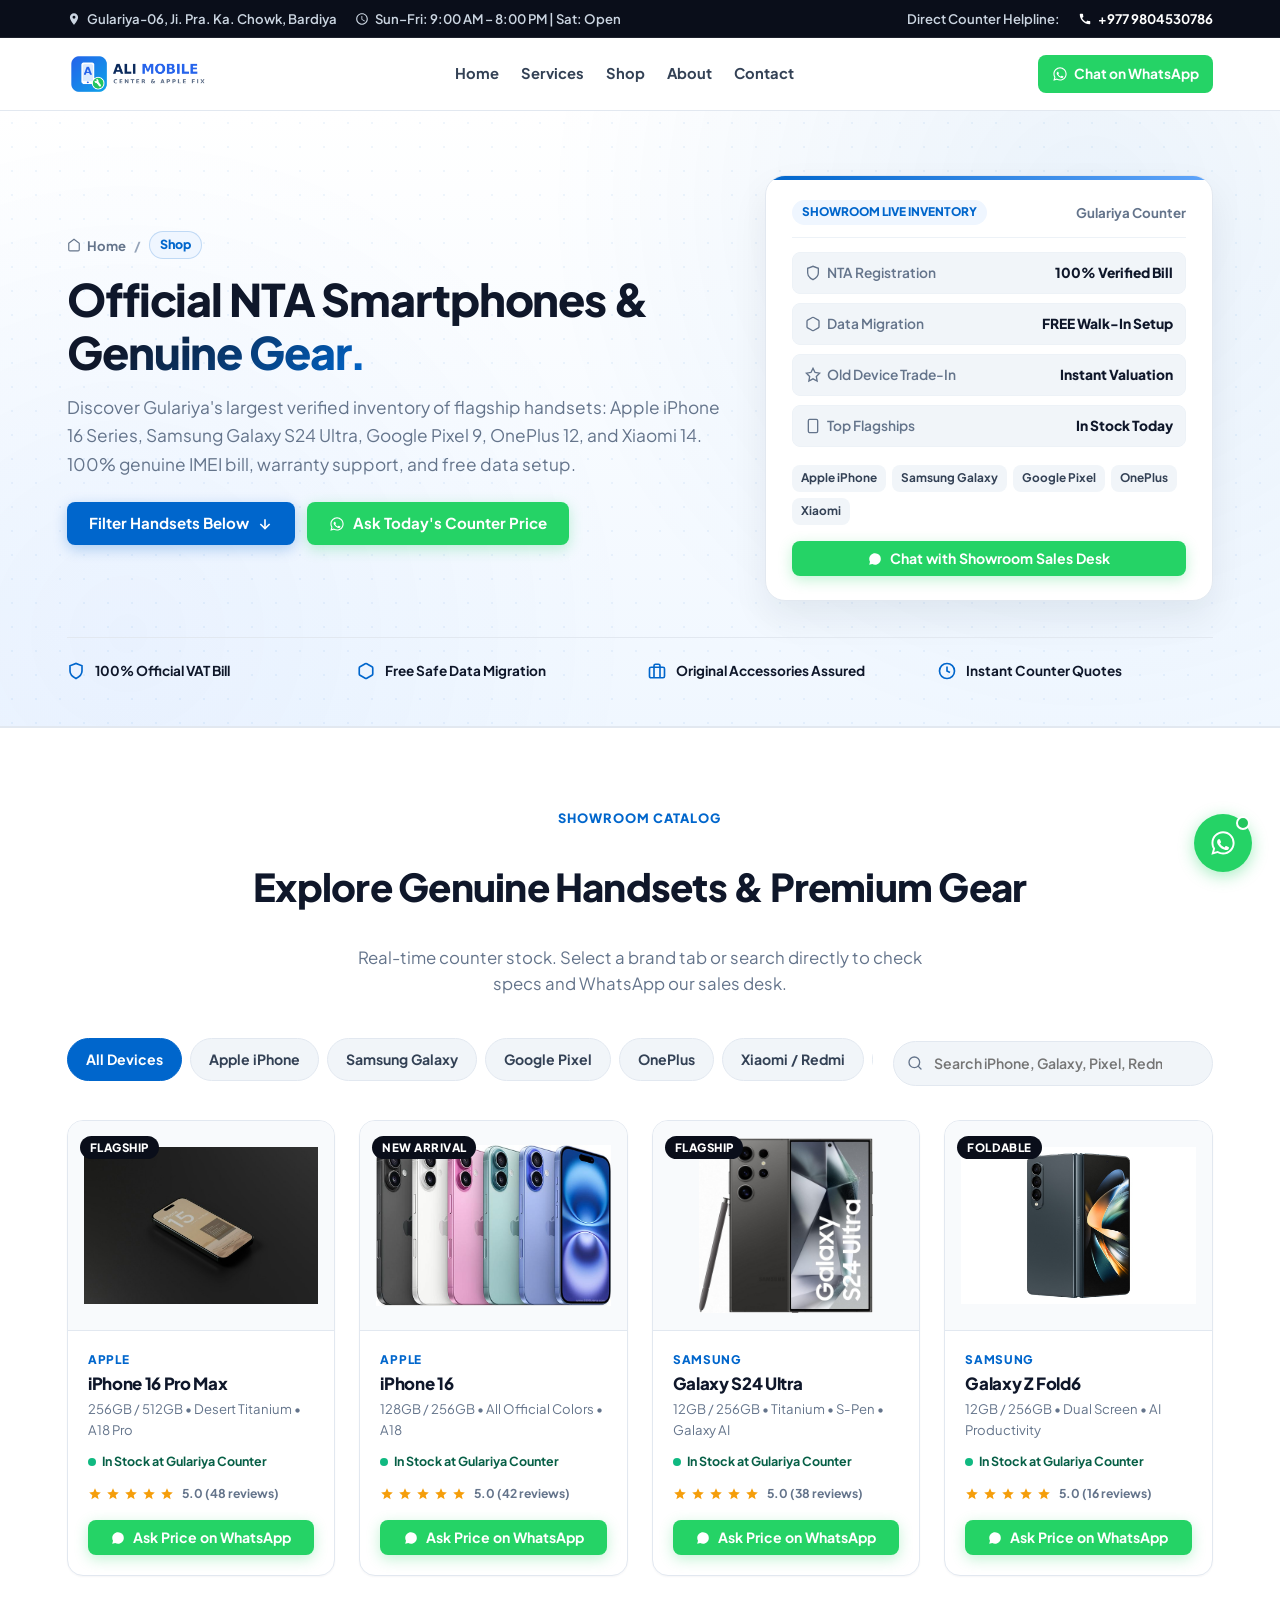
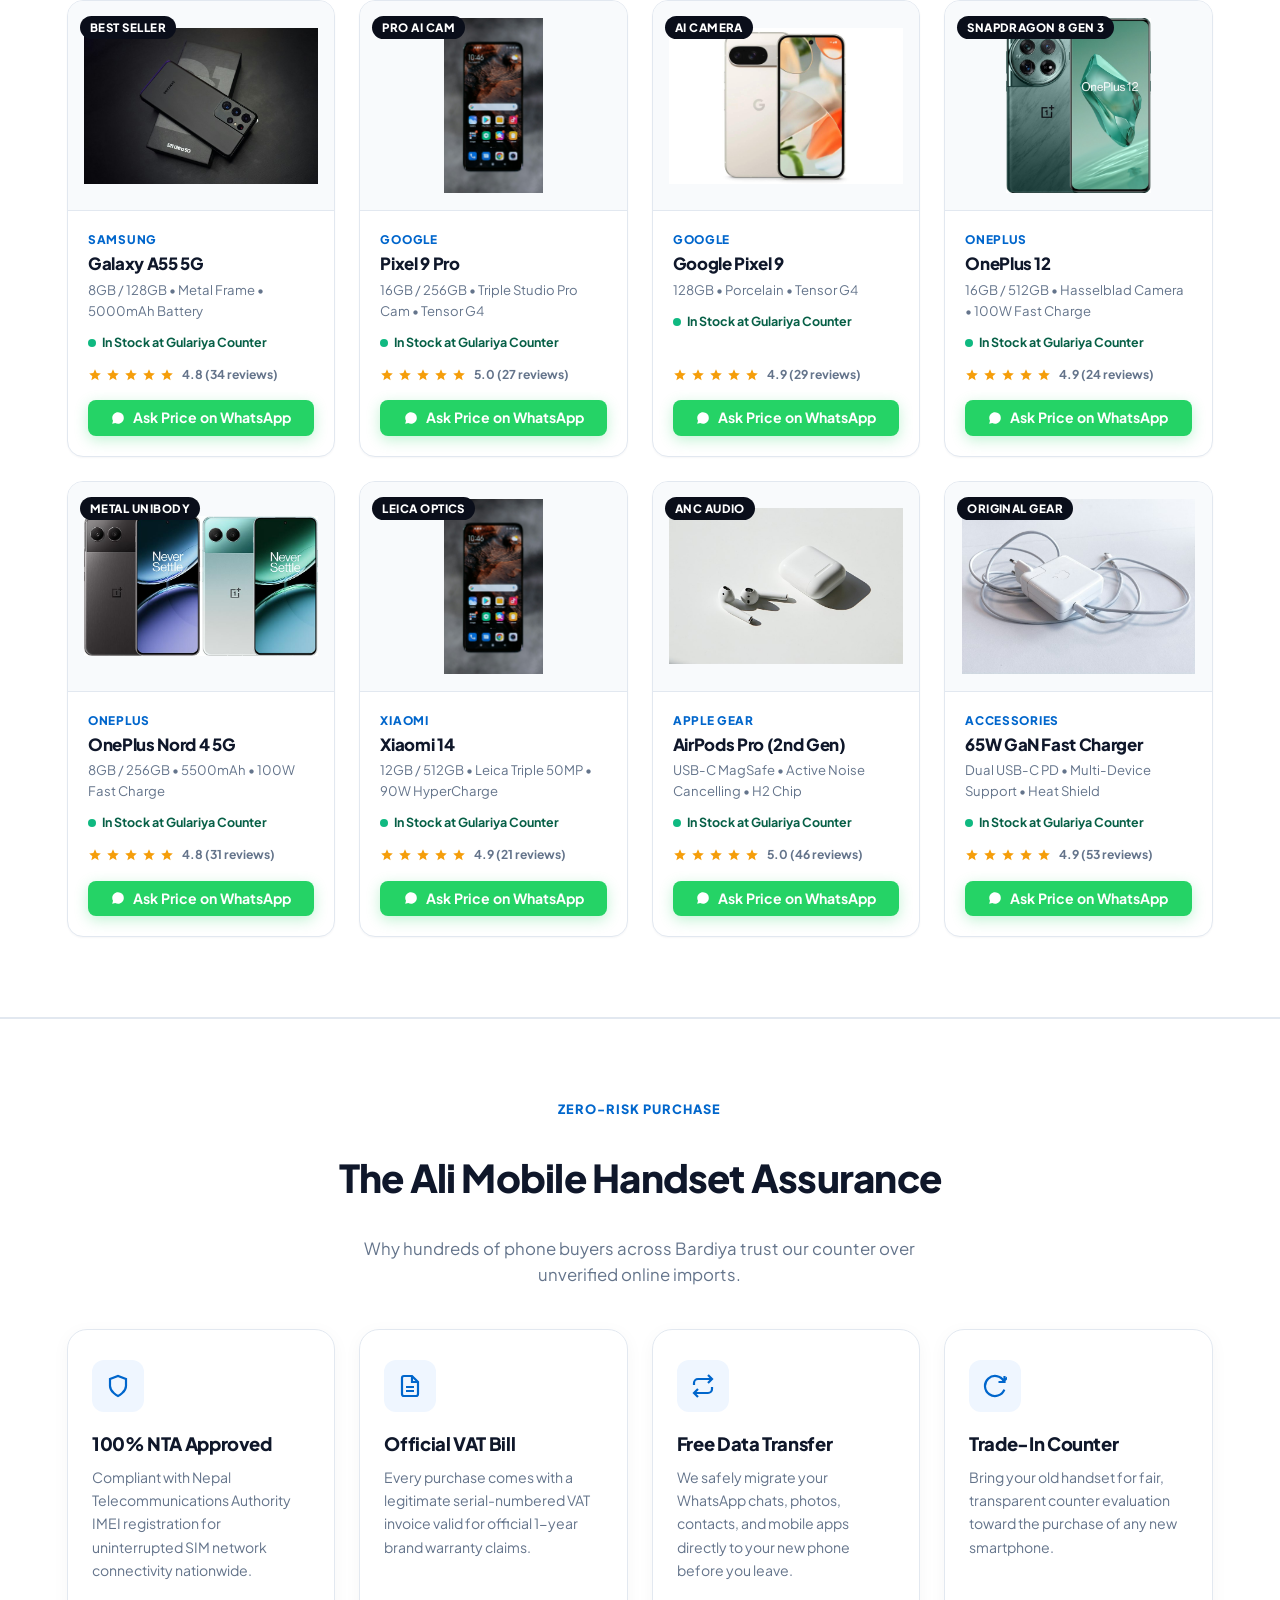
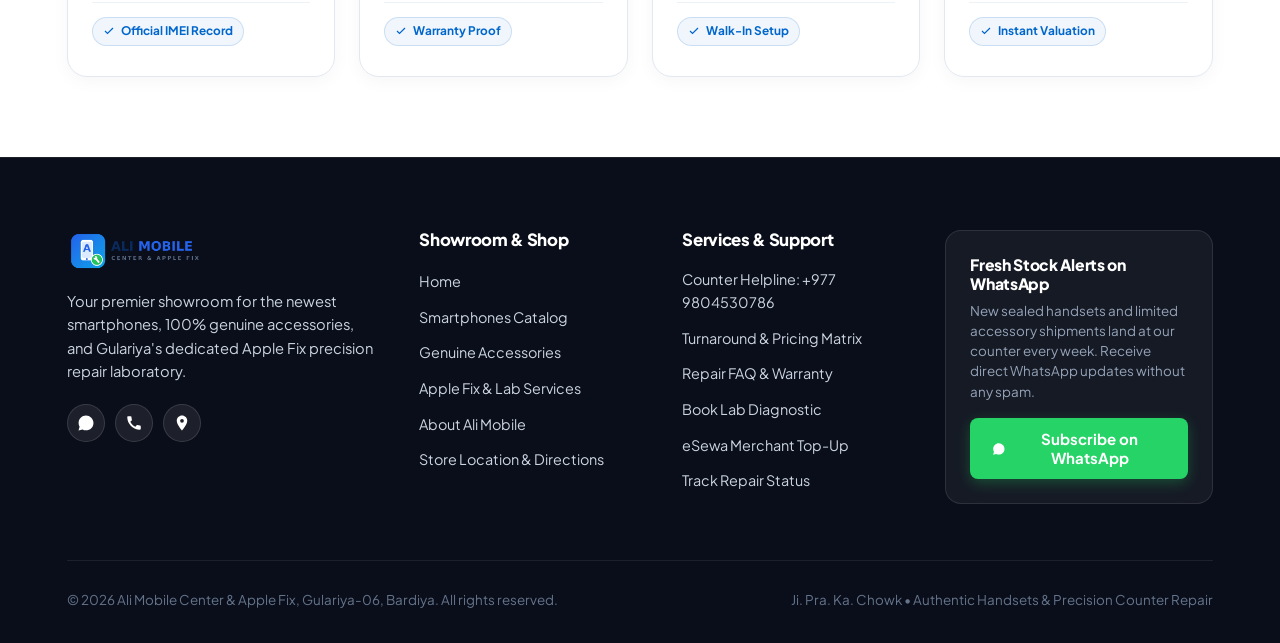
<file: shop.html>
<!doctype html>
<html lang="en">
<head>
  <meta charset="utf-8">
  <meta name="viewport" content="width=device-width, initial-scale=1, viewport-fit=cover">
  <meta name="theme-color" content="#080c16">
  <meta name="color-scheme" content="light">
  
  <title>Smartphones &amp; Genuine Accessories Catalog — Ali Mobile Center | Gulariya</title>
  <meta name="description" content="Browse latest official smartphones in Gulariya, Bardiya: iPhone 16 Series, Samsung Galaxy S24 Ultra, Google Pixel 9, OnePlus 12, Xiaomi 14. 100% genuine AirPods, Anker GaN chargers, and verified NTA warranty stock.">
  
  <link rel="icon" type="image/png" href="assets/images/favicon.png">
  <link rel="apple-touch-icon" href="assets/images/logo-icon.png">

  <!-- Google Fonts: Plus Jakarta Sans for crisp, modern editorial typography -->
  <link rel="preconnect" href="https://fonts.googleapis.com">
  <link rel="preconnect" href="https://fonts.gstatic.com" crossorigin>
  <link href="https://fonts.googleapis.com/css2?family=Plus+Jakarta+Sans:wght@400;500;600;700;800;900&display=swap" rel="stylesheet">

  <!-- External Stylesheet -->
  <link rel="stylesheet" href="style.css">

  <!-- OpenGraph Meta Tags -->
  <meta property="og:title" content="Smartphones &amp; Genuine Accessories — Ali Mobile Center Gulariya">
  <meta property="og:description" content="Official NTA approved handsets with genuine bill and manufacturer warranty. Explore flagship phones &amp; accessories in Gulariya.">
  <meta property="og:image" content="assets/images/logo-full.png">
  <meta property="og:type" content="website">

  <!-- Structured Data: Store -->
  <script type="application/ld+json">
  {
    "@context": "https://schema.org",
    "@type": "ElectronicsStore",
    "name": "Ali Mobile Center Showroom",
    "image": "assets/images/logo-full.png",
    "telephone": "+9779804530786",
    "address": {
      "@type": "PostalAddress",
      "streetAddress": "Ji. Pra. Ka. Chowk, Gulariya-06",
      "addressLocality": "Gulariya",
      "addressRegion": "Bardiya",
      "addressCountry": "NP"
    },
    "openingHoursSpecification": [
      {
        "@type": "OpeningHoursSpecification",
        "dayOfWeek": ["Sunday", "Monday", "Tuesday", "Wednesday", "Thursday", "Friday", "Saturday"],
        "opens": "09:00",
        "closes": "20:00"
      }
    ],
    "priceRange": "$$"
  }
  </script>
</head>
<body>

  <!-- ======================================================================
       PRELOADER (Strictly 3s, Icon-only, Pulse Ring)
       ====================================================================== -->
  <div id="preloader" aria-hidden="true">
    <div class="preloader-content">
      <div class="preloader-logo-wrap">
        <div class="preloader-pulse"></div>
        <img src="assets/images/logo-icon.png" alt="Ali Mobile Center" class="preloader-logo">
      </div>
      <div class="preloader-bar"></div>
    </div>
  </div>

  <!-- ======================================================================
       TOP UTILITY BAR
       ====================================================================== -->
  <div class="top-bar">
    <div class="wrap top-bar-inner">
      <div class="top-bar-left">
        <div class="top-bar-item">
          <svg viewBox="0 0 24 24" width="14" height="14" fill="currentColor"><path d="M12 2C8.13 2 5 5.13 5 9c0 5.25 7 13 7 13s7-7.75 7-13c0-3.87-3.13-7-7-7zm0 9.5a2.5 2.5 0 0 1 0-5 2.5 2.5 0 0 1 0 5z"/></svg>
          <span>Gulariya-06, Ji. Pra. Ka. Chowk, Bardiya</span>
        </div>
        <div class="top-bar-item">
          <svg viewBox="0 0 24 24" width="14" height="14" fill="currentColor"><path d="M11.99 2C6.47 2 2 6.48 2 12s4.47 10 9.99 10C17.52 22 22 17.52 22 12S17.52 2 11.99 2zM12 20c-4.42 0-8-3.58-8-8s3.58-8 8-8 8 3.58 8 8-3.58 8-8 8zm.5-13H11v6l5.25 3.15.75-1.23-4.5-2.67z"/></svg>
          <span>Sun–Fri: 9:00 AM – 8:00 PM | Sat: Open</span>
        </div>
      </div>
      <div class="top-bar-right">
        <span>Direct Counter Helpline:</span>
        <a class="top-hotline" href="tel:+9779804530786">
          <svg viewBox="0 0 24 24" width="14" height="14" fill="currentColor"><path d="M20.01 15.38c-1.23 0-2.42-.2-3.53-.56a.977.977 0 0 0-1.01.24l-1.57 1.97c-2.83-1.35-5.48-3.9-6.89-6.83l1.95-1.66c.27-.28.35-.67.24-1.02-.37-1.11-.56-2.3-.56-3.53 0-.54-.45-.99-.99-.99H4.19C3.65 3 3 3.24 3 3.99 3 13.28 10.73 21 20.01 21c.71 0 .99-.63.99-1.18v-3.45c0-.54-.45-.99-.99-.99z"/></svg>
          <strong>+977 9804530786</strong>
        </a>
      </div>
    </div>
  </div>

  <!-- ======================================================================
       HEADER & NAVIGATION
       ====================================================================== -->
  <header class="site-header">
    <div class="wrap nav-container">
      <a class="brand-wrap" href="index.html" title="Ali Mobile Center &amp; Apple Fix">
        <img src="assets/images/logo-full.png" alt="Ali Mobile Center &amp; Apple Fix Logo" class="brand-logo-img">
      </a>

      <!-- Desktop Nav Links -->
      <nav class="nav-links" aria-label="Main Navigation">
        <a href="index.html">Home</a>
        <a href="services.html">Services</a>
        <a href="shop.html" class="active">Shop</a>
        <a href="about.html">About</a>
        <a href="contact.html">Contact</a>
      </nav>

      <!-- Clean Header Action: Direct WhatsApp CTA + Mobile Drawer Toggle -->
      <div class="header-actions">
        <a class="btn-header-wa" href="https://wa.me/9779804530786?text=Namaste%20Ali%20Mobile%2C%20handset%20stock%20barema%20bujhna%20chahanchhu" target="_blank" rel="noopener" title="Chat on WhatsApp">
          <svg viewBox="0 0 24 24" width="16" height="16" fill="currentColor"><path d="M12.04 2c-5.46 0-9.91 4.45-9.91 9.91 0 1.75.46 3.45 1.32 4.95L2.05 22l5.25-1.38c1.45.79 3.08 1.21 4.74 1.21 5.46 0 9.91-4.45 9.91-9.91 0-2.65-1.03-5.14-2.9-7.01A9.816 9.816 0 0 0 12.04 2m.01 1.67c2.2 0 4.26.86 5.82 2.42a8.225 8.225 0 0 1 2.41 5.83c0 4.54-3.7 8.24-8.24 8.24-1.48 0-2.93-.4-4.2-1.15l-.3-.18-3.12.82.83-3.04-.2-.31a8.196 8.196 0 0 1-1.26-4.38c0-4.54 3.7-8.24 8.24-8.24m4.52 11.66c-.25-.13-1.47-.72-1.7-.81-.23-.08-.39-.13-.56.13-.17.25-.64.81-.79.97-.14.17-.29.19-.54.06-.25-.13-1.05-.39-2-1.23-.74-.66-1.24-1.47-1.39-1.72-.14-.25-.02-.39.11-.51.11-.11.25-.29.37-.43.13-.14.17-.25.25-.41.08-.17.04-.31-.02-.44-.06-.13-.56-1.34-.76-1.84-.2-.49-.4-.42-.56-.43h-.47c-.17 0-.44.06-.67.31-.23.25-.87.85-.87 2.08 0 1.23.9 2.41 1.02 2.58.13.17 1.76 2.69 4.27 3.77.6.26 1.07.41 1.43.53.6.19 1.15.16 1.58.1.48-.07 1.47-.6 1.68-1.18.21-.58.21-1.07.15-1.18-.06-.11-.23-.17-.48-.29z"/></svg>
          <span class="btn-wa-text-full">Chat on WhatsApp</span>
          <span class="btn-wa-text-mobile">WhatsApp</span>
        </a>
        <button id="btn-mobile-toggle" class="btn-mobile-toggle" aria-label="Open Mobile Menu" type="button">
          <svg viewBox="0 0 24 24" width="22" height="22" fill="none" stroke="currentColor" stroke-width="2.2" stroke-linecap="round"><line x1="3" y1="12" x2="21" y2="12"></line><line x1="3" y1="6" x2="21" y2="6"></line><line x1="3" y1="18" x2="21" y2="18"></line></svg>
        </button>
      </div>
    </div>
  </header>

  <!-- Mobile Navigation Drawer -->
  <div id="mobile-drawer" class="mobile-drawer" aria-hidden="true">
    <div id="mobile-drawer-overlay" class="mobile-drawer-overlay"></div>
    <div class="mobile-drawer-pane">
      <div class="mobile-drawer-header">
        <img src="assets/images/logo-full.png" alt="Ali Mobile Center Logo">
        <button id="btn-drawer-close" class="btn-drawer-close" aria-label="Close Navigation" type="button">
          <svg width="20" height="20" viewBox="0 0 24 24" fill="none" stroke="currentColor" stroke-width="2"><line x1="18" y1="6" x2="6" y2="18"></line><line x1="6" y1="6" x2="18" y2="18"></line></svg>
        </button>
      </div>
      <nav class="mobile-nav-list">
        <a href="index.html">
          <svg viewBox="0 0 24 24" width="18" height="18" fill="none" stroke="currentColor" stroke-width="2"><path d="M3 9l9-7 9 7v11a2 2 0 0 1-2 2H5a2 2 0 0 1-2-2z"></path></svg>
          Home
        </a>
        <a href="services.html">
          <svg viewBox="0 0 24 24" width="18" height="18" fill="none" stroke="currentColor" stroke-width="2"><path d="M14.7 6.3a1 1 0 0 0 0 1.4l1.6 1.6a1 1 0 0 0 1.4 0l3.77-3.77a6 6 0 0 1-7.94 7.94l-6.91 6.91a2.12 2.12 0 0 1-3-3l6.91-6.91a6 6 0 0 1 7.94-7.94l-3.76 3.76z"></path></svg>
          Services
        </a>
        <a href="shop.html" class="active">
          <svg viewBox="0 0 24 24" width="18" height="18" fill="none" stroke="currentColor" stroke-width="2"><rect x="5" y="2" width="14" height="20" rx="2" ry="2"></rect><line x1="12" y1="18" x2="12.01" y2="18"></line></svg>
          Shop
        </a>
        <a href="about.html">
          <svg viewBox="0 0 24 24" width="18" height="18" fill="none" stroke="currentColor" stroke-width="2"><circle cx="12" cy="12" r="10"></circle><line x1="12" y1="16" x2="12" y2="12"></line><line x1="12" y1="8" x2="12.01" y2="8"></line></svg>
          About
        </a>
        <a href="contact.html">
          <svg viewBox="0 0 24 24" width="18" height="18" fill="none" stroke="currentColor" stroke-width="2"><path d="M21 10c0 7-9 13-9 13s-9-6-9-13a9 9 0 0 1 18 0z"></path><circle cx="12" cy="10" r="3"></circle></svg>
          Contact
        </a>
      </nav>
      <div class="mobile-drawer-footer">
        <a class="btn btn-whatsapp btn-block" href="https://wa.me/9779804530786" target="_blank" rel="noopener">
          <svg viewBox="0 0 24 24" width="18" height="18" fill="currentColor"><path d="M12.04 2c-5.46 0-9.91 4.45-9.91 9.91 0 1.75.46 3.45 1.32 4.95L2.05 22l5.25-1.38c1.45.79 3.08 1.21 4.74 1.21 5.46 0 9.91-4.45 9.91-9.91 0-2.65-1.03-5.14-2.9-7.01A9.816 9.816 0 0 0 12.04 2m.01 1.67c2.2 0 4.26.86 5.82 2.42a8.225 8.225 0 0 1 2.41 5.83c0 4.54-3.7 8.24-8.24 8.24-1.48 0-2.93-.4-4.2-1.15l-.3-.18-3.12.82.83-3.04-.2-.31a8.196 8.196 0 0 1-1.26-4.38c0-4.54 3.7-8.24 8.24-8.24m4.52 11.66c-.25-.13-1.47-.72-1.7-.81-.23-.08-.39-.13-.56.13-.17.25-.64.81-.79.97-.14.17-.29.19-.54.06-.25-.13-1.05-.39-2-1.23-.74-.66-1.24-1.47-1.39-1.72-.14-.25-.02-.39.11-.51.11-.11.25-.29.37-.43.13-.14.17-.25.25-.41.08-.17.04-.31-.02-.44-.06-.13-.56-1.34-.76-1.84-.2-.49-.4-.42-.56-.43h-.47c-.17 0-.44.06-.67.31-.23.25-.87.85-.87 2.08 0 1.23.9 2.41 1.02 2.58.13.17 1.76 2.69 4.27 3.77.6.26 1.07.41 1.43.53.6.19 1.15.16 1.58.1.48-.07 1.47-.6 1.68-1.18.21-.58.21-1.07.15-1.18-.06-.11-.23-.17-.48-.29z"/></svg>
          <span>Chat on WhatsApp</span>
        </a>
        <a class="btn btn-secondary btn-block" href="tel:+9779804530786">
          <svg viewBox="0 0 24 24" width="18" height="18" fill="currentColor"><path d="M20.01 15.38c-1.23 0-2.42-.2-3.53-.56a.977.977 0 0 0-1.01.24l-1.57 1.97c-2.83-1.35-5.48-3.9-6.89-6.83l1.95-1.66c.27-.28.35-.67.24-1.02-.37-1.11-.56-2.3-.56-3.53 0-.54-.45-.99-.99-.99H4.19C3.65 3 3 3.24 3 3.99 3 13.28 10.73 21 20.01 21c.71 0 .99-.63.99-1.18v-3.45c0-.54-.45-.99-.99-.99z"/></svg>
          <span>Call 9804530786</span>
        </a>
      </div>
    </div>
  </div>

  <main>

    <!-- ====================================================================
         PAGE HERO BANNER (Elevated Creative Light Studio Theme)
         ==================================================================== -->
    <section class="page-hero-banner">
      <div class="wrap">
        <div class="page-hero-grid fade-up in-view">
          
          <!-- Left: Hero Text Column -->
          <div class="page-hero-content">
            <nav class="breadcrumb-nav" aria-label="Breadcrumb">
              <a class="crumb-link" href="index.html">
                <svg viewBox="0 0 24 24" width="14" height="14" fill="none" stroke="currentColor" stroke-width="2"><path d="M3 9l9-7 9 7v11a2 2 0 0 1-2 2H5a2 2 0 0 1-2-2z"></path></svg>
                <span>Home</span>
              </a>
              <span class="crumb-divider">/</span>
              <span class="crumb-active">Shop</span>
            </nav>

            <h1 class="page-hero-title">Official NTA Smartphones &amp; <span class="text-gradient">Genuine Gear.</span></h1>
            <p class="page-hero-desc">Discover Gulariya's largest verified inventory of flagship handsets: Apple iPhone 16 Series, Samsung Galaxy S24 Ultra, Google Pixel 9, OnePlus 12, and Xiaomi 14. 100% genuine IMEI bill, warranty support, and free data setup.</p>

            <div class="page-hero-actions">
              <a class="btn btn-primary btn-lg" href="#catalog">
                <span>Filter Handsets Below</span>
                <svg viewBox="0 0 24 24" width="16" height="16" fill="none" stroke="currentColor" stroke-width="2.4"><line x1="12" y1="5" x2="12" y2="19"></line><polyline points="19 12 12 19 5 12"></polyline></svg>
              </a>
              <a class="btn btn-whatsapp btn-lg" href="https://wa.me/9779804530786?text=Namaste%20Ali%20Mobile%2C%20iPhone%2016%20ra%20S24%20Ultra%20ko%20aaja%20ko%20counter%20rate%20dinus" target="_blank" rel="noopener">
                <svg viewBox="0 0 24 24" width="16" height="16" fill="currentColor"><path d="M12.04 2c-5.46 0-9.91 4.45-9.91 9.91 0 1.75.46 3.45 1.32 4.95L2.05 22l5.25-1.38c1.45.79 3.08 1.21 4.74 1.21 5.46 0 9.91-4.45 9.91-9.91 0-2.65-1.03-5.14-2.9-7.01A9.816 9.816 0 0 0 12.04 2m.01 1.67c2.2 0 4.26.86 5.82 2.42a8.225 8.225 0 0 1 2.41 5.83c0 4.54-3.7 8.24-8.24 8.24-1.48 0-2.93-.4-4.2-1.15l-.3-.18-3.12.82.83-3.04-.2-.31a8.196 8.196 0 0 1-1.26-4.38c0-4.54 3.7-8.24 8.24-8.24m4.52 11.66c-.25-.13-1.47-.72-1.7-.81-.23-.08-.39-.13-.56.13-.17.25-.64.81-.79.97-.14.17-.29.19-.54.06-.25-.13-1.05-.39-2-1.23-.74-.66-1.24-1.47-1.39-1.72-.14-.25-.02-.39.11-.51.11-.11.25-.29.37-.43.13-.14.17-.25.25-.41.08-.17.04-.31-.02-.44-.06-.13-.56-1.34-.76-1.84-.2-.49-.4-.42-.56-.43h-.47c-.17 0-.44.06-.67.31-.23.25-.87.85-.87 2.08 0 1.23.9 2.41 1.02 2.58.13.17 1.76 2.69 4.27 3.77.6.26 1.07.41 1.43.53.6.19 1.15.16 1.58.1.48-.07 1.47-.6 1.68-1.18.21-.58.21-1.07.15-1.18-.06-.11-.23-.17-.48-.29z"/></svg>
                <span>Ask Today's Counter Price</span>
              </a>
            </div>
          </div>

          <!-- Right: Hero Spotlight Card -->
          <div class="page-hero-spotlight">
            <div class="hero-spotlight-card">
              <div class="spotlight-top-bar">
                <div class="spotlight-title-row">
                  <span class="spotlight-badge">Showroom Live Inventory</span>
                </div>
                <small style="color: var(--text-muted); font-weight: 700;">Gulariya Counter</small>
              </div>

              <div class="spotlight-metric-list">
                <div class="spotlight-metric-item">
                  <span>
                    <svg viewBox="0 0 24 24" width="16" height="16" fill="none" stroke="currentColor" stroke-width="2"><path d="M12 22s8-4 8-10V5l-8-3-8 3v7c0 6 8 10 8 10z"></path></svg>
                    NTA Registration
                  </span>
                  <strong>100% Verified Bill</strong>
                </div>
                <div class="spotlight-metric-item">
                  <span>
                    <svg viewBox="0 0 24 24" width="16" height="16" fill="none" stroke="currentColor" stroke-width="2"><path d="M21 16V8a2 2 0 0 0-1-1.73l-7-4a2 2 0 0 0-2 0l-7 4A2 2 0 0 0 3 8v8a2 2 0 0 0 1 1.73l7 4a2 2 0 0 0 2 0l7-4A2 2 0 0 0 21 16z"></path></svg>
                    Data Migration
                  </span>
                  <strong>FREE Walk-In Setup</strong>
                </div>
                <div class="spotlight-metric-item">
                  <span>
                    <svg viewBox="0 0 24 24" width="16" height="16" fill="none" stroke="currentColor" stroke-width="2"><polygon points="12 2 15.09 8.26 22 9.27 17 14.14 18.18 21.02 12 17.77 5.82 21.02 7 14.14 2 9.27 8.91 8.26 12 2"></polygon></svg>
                    Old Device Trade-In
                  </span>
                  <strong>Instant Valuation</strong>
                </div>
                <div class="spotlight-metric-item">
                  <span>
                    <svg viewBox="0 0 24 24" width="16" height="16" fill="none" stroke="currentColor" stroke-width="2"><rect x="5" y="2" width="14" height="20" rx="2" ry="2"></rect><line x1="12" y1="18" x2="12.01" y2="18"></line></svg>
                    Top Flagships
                  </span>
                  <strong>In Stock Today</strong>
                </div>
              </div>

              <div class="spotlight-tags-row">
                <span class="spotlight-tag-pill">Apple iPhone</span>
                <span class="spotlight-tag-pill">Samsung Galaxy</span>
                <span class="spotlight-tag-pill">Google Pixel</span>
                <span class="spotlight-tag-pill">OnePlus</span>
                <span class="spotlight-tag-pill">Xiaomi</span>
              </div>

              <a class="btn btn-whatsapp btn-sm btn-block" href="https://wa.me/9779804530786?text=Namaste%20Ali%20Mobile%2C%20handset%20stock%20ra%20rate%20barema%20bujhna%20chahanchhu" target="_blank" rel="noopener">
                <svg viewBox="0 0 24 24" width="14" height="14" fill="currentColor"><path d="M12.04 2c-5.46 0-9.91 4.45-9.91 9.91 0 1.75.46 3.45 1.32 4.95L2.05 22l5.25-1.38c1.45.79 3.08 1.21 4.74 1.21 5.46 0 9.91-4.45 9.91-9.91 0-2.65-1.03-5.14-2.9-7.01A9.816 9.816 0 0 0 12.04 2"/></svg>
                <span>Chat with Showroom Sales Desk</span>
              </a>
            </div>
          </div>

        </div>

        <!-- Micro-Ribbon -->
        <div class="page-hero-ribbon fade-up">
          <div class="hero-ribbon-item">
            <svg viewBox="0 0 24 24" width="18" height="18" fill="none" stroke="currentColor" stroke-width="2.2"><path d="M12 22s8-4 8-10V5l-8-3-8 3v7c0 6 8 10 8 10z"></path></svg>
            <span>100% Official VAT Bill</span>
          </div>
          <div class="hero-ribbon-item">
            <svg viewBox="0 0 24 24" width="18" height="18" fill="none" stroke="currentColor" stroke-width="2.2"><path d="M21 16V8a2 2 0 0 0-1-1.73l-7-4a2 2 0 0 0-2 0l-7 4A2 2 0 0 0 3 8v8a2 2 0 0 0 1 1.73l7 4a2 2 0 0 0 2 0l7-4A2 2 0 0 0 21 16z"></path></svg>
            <span>Free Safe Data Migration</span>
          </div>
          <div class="hero-ribbon-item">
            <svg viewBox="0 0 24 24" width="18" height="18" fill="none" stroke="currentColor" stroke-width="2.2"><rect x="2" y="7" width="20" height="14" rx="2" ry="2"></rect><path d="M16 21V5a2 2 0 0 0-2-2h-4a2 2 0 0 0-2 2v16"></path></svg>
            <span>Original Accessories Assured</span>
          </div>
          <div class="hero-ribbon-item">
            <svg viewBox="0 0 24 24" width="18" height="18" fill="none" stroke="currentColor" stroke-width="2.2"><circle cx="12" cy="12" r="10"></circle><polyline points="12 6 12 12 16 14"></polyline></svg>
            <span>Instant Counter Quotes</span>
          </div>
        </div>

      </div>
    </section>

    <!-- ====================================================================
         INTERACTIVE CATALOG SECTION (Filter Tabs + Live Search)
         ==================================================================== -->
    <section class="catalog-section" id="catalog">
      <div class="wrap">
        <div class="sec-head sec-head-center fade-up">
          <span class="sec-kicker">Showroom Catalog</span>
          <h2>Explore Genuine Handsets &amp; Premium Gear</h2>
          <p>Real-time counter stock. Select a brand tab or search directly to check specs and WhatsApp our sales desk.</p>
        </div>

        <!-- Catalog Controls Toolbar: Filter Tabs + Dedicated Live Search -->
        <div class="catalog-toolbar-panel fade-up">
          <div class="filter-tabs-wrapper" role="tablist">
            <button type="button" class="filter-tab-btn active" data-filter="all">All Devices</button>
            <button type="button" class="filter-tab-btn" data-filter="apple">Apple iPhone</button>
            <button type="button" class="filter-tab-btn" data-filter="samsung">Samsung Galaxy</button>
            <button type="button" class="filter-tab-btn" data-filter="google">Google Pixel</button>
            <button type="button" class="filter-tab-btn" data-filter="oneplus">OnePlus</button>
            <button type="button" class="filter-tab-btn" data-filter="xiaomi">Xiaomi / Redmi</button>
            <button type="button" class="filter-tab-btn" data-filter="accessories">Accessories &amp; Buds</button>
          </div>

          <!-- Integrated Showroom Search Field -->
          <div class="catalog-live-search" role="search">
            <span class="cat-search-icon" aria-hidden="true">
              <svg viewBox="0 0 24 24" width="16" height="16" fill="none" stroke="currentColor" stroke-width="2" stroke-linecap="round"><circle cx="11" cy="11" r="8"></circle><line x1="21" y1="21" x2="16.65" y2="16.65"></line></svg>
            </span>
            <input id="site-search" type="search" placeholder="Search iPhone, Galaxy, Pixel, Redmi, Buds..." aria-label="Search showroom catalog" autocomplete="off">
            <button id="search-clear-btn" class="cat-search-clear" title="Clear search" aria-label="Clear search" type="button">
              <svg width="14" height="14" viewBox="0 0 24 24" fill="none" stroke="currentColor" stroke-width="2"><line x1="18" y1="6" x2="6" y2="18"></line><line x1="6" y1="6" x2="18" y2="18"></line></svg>
            </button>
          </div>
        </div>

                <!-- Products Grid -->
        <div class="products-grid fade-up" id="products-grid">
          
          <!-- 1. iPhone 16 Pro Max -->
          <article class="product-card" data-brand="apple" data-category="smartphones">
            <div class="product-badge-wrap">
              <span class="badge-tag">Flagship</span>
            </div>
            <div class="product-img-wrap">
              <img src="assets/images/iphone-16-pro-max.jpg" alt="Apple iPhone 16 Pro Max Titanium">
            </div>
            <div class="product-body">
              <span class="product-brand-tag">Apple</span>
              <h3 class="product-title">iPhone 16 Pro Max</h3>
              <p class="product-specs">256GB / 512GB &bull; Desert Titanium &bull; A18 Pro</p>
              <div class="product-stock-status">
                <span class="stock-pulse-dot"></span>
                <span>In Stock at Gulariya Counter</span>
              </div>
              <div class="product-rating">
                <svg viewBox="0 0 24 24" width="14" height="14" fill="#f59e0b"><path d="M12 17.27L18.18 21l-1.64-7.03L22 9.24l-7.19-.61L12 2 9.19 8.63 2 9.24l5.46 4.73L5.82 21z"/></svg>
                <svg viewBox="0 0 24 24" width="14" height="14" fill="#f59e0b"><path d="M12 17.27L18.18 21l-1.64-7.03L22 9.24l-7.19-.61L12 2 9.19 8.63 2 9.24l5.46 4.73L5.82 21z"/></svg>
                <svg viewBox="0 0 24 24" width="14" height="14" fill="#f59e0b"><path d="M12 17.27L18.18 21l-1.64-7.03L22 9.24l-7.19-.61L12 2 9.19 8.63 2 9.24l5.46 4.73L5.82 21z"/></svg>
                <svg viewBox="0 0 24 24" width="14" height="14" fill="#f59e0b"><path d="M12 17.27L18.18 21l-1.64-7.03L22 9.24l-7.19-.61L12 2 9.19 8.63 2 9.24l5.46 4.73L5.82 21z"/></svg>
                <svg viewBox="0 0 24 24" width="14" height="14" fill="#f59e0b"><path d="M12 17.27L18.18 21l-1.64-7.03L22 9.24l-7.19-.61L12 2 9.19 8.63 2 9.24l5.46 4.73L5.82 21z"/></svg>
                <span>5.0 (48 reviews)</span>
              </div>
              <a class="btn btn-whatsapp btn-sm btn-block" href="https://wa.me/9779804530786?text=Namaste%20Ali%20Mobile%2C%20iPhone%2016%20Pro%20Max%20ko%20stock%20ra%20price%20dinus" target="_blank" rel="noopener">
                <svg viewBox="0 0 24 24" width="14" height="14" fill="currentColor"><path d="M12.04 2c-5.46 0-9.91 4.45-9.91 9.91 0 1.75.46 3.45 1.32 4.95L2.05 22l5.25-1.38c1.45.79 3.08 1.21 4.74 1.21 5.46 0 9.91-4.45 9.91-9.91 0-2.65-1.03-5.14-2.9-7.01A9.816 9.816 0 0 0 12.04 2"/></svg>
                <span>Ask Price on WhatsApp</span>
              </a>
            </div>
          </article>

          <!-- 2. iPhone 16 -->
          <article class="product-card" data-brand="apple" data-category="smartphones">
            <div class="product-badge-wrap">
              <span class="badge-tag">New Arrival</span>
            </div>
            <div class="product-img-wrap">
              <img src="assets/images/iphone-16-colors.jpg" alt="Apple iPhone 16 5G in Vibrant Colors">
            </div>
            <div class="product-body">
              <span class="product-brand-tag">Apple</span>
              <h3 class="product-title">iPhone 16</h3>
              <p class="product-specs">128GB / 256GB &bull; All Official Colors &bull; A18</p>
              <div class="product-stock-status">
                <span class="stock-pulse-dot"></span>
                <span>In Stock at Gulariya Counter</span>
              </div>
              <div class="product-rating">
                <svg viewBox="0 0 24 24" width="14" height="14" fill="#f59e0b"><path d="M12 17.27L18.18 21l-1.64-7.03L22 9.24l-7.19-.61L12 2 9.19 8.63 2 9.24l5.46 4.73L5.82 21z"/></svg>
                <svg viewBox="0 0 24 24" width="14" height="14" fill="#f59e0b"><path d="M12 17.27L18.18 21l-1.64-7.03L22 9.24l-7.19-.61L12 2 9.19 8.63 2 9.24l5.46 4.73L5.82 21z"/></svg>
                <svg viewBox="0 0 24 24" width="14" height="14" fill="#f59e0b"><path d="M12 17.27L18.18 21l-1.64-7.03L22 9.24l-7.19-.61L12 2 9.19 8.63 2 9.24l5.46 4.73L5.82 21z"/></svg>
                <svg viewBox="0 0 24 24" width="14" height="14" fill="#f59e0b"><path d="M12 17.27L18.18 21l-1.64-7.03L22 9.24l-7.19-.61L12 2 9.19 8.63 2 9.24l5.46 4.73L5.82 21z"/></svg>
                <svg viewBox="0 0 24 24" width="14" height="14" fill="#f59e0b"><path d="M12 17.27L18.18 21l-1.64-7.03L22 9.24l-7.19-.61L12 2 9.19 8.63 2 9.24l5.46 4.73L5.82 21z"/></svg>
                <span>5.0 (42 reviews)</span>
              </div>
              <a class="btn btn-whatsapp btn-sm btn-block" href="https://wa.me/9779804530786?text=Namaste%20Ali%20Mobile%2C%20iPhone%2016%20ko%20stock%20ra%20price%20dinus" target="_blank" rel="noopener">
                <svg viewBox="0 0 24 24" width="14" height="14" fill="currentColor"><path d="M12.04 2c-5.46 0-9.91 4.45-9.91 9.91 0 1.75.46 3.45 1.32 4.95L2.05 22l5.25-1.38c1.45.79 3.08 1.21 4.74 1.21 5.46 0 9.91-4.45 9.91-9.91 0-2.65-1.03-5.14-2.9-7.01A9.816 9.816 0 0 0 12.04 2"/></svg>
                <span>Ask Price on WhatsApp</span>
              </a>
            </div>
          </article>

          <!-- 3. Samsung Galaxy S24 Ultra -->
          <article class="product-card" data-brand="samsung" data-category="smartphones">
            <div class="product-badge-wrap">
              <span class="badge-tag">Flagship</span>
            </div>
            <div class="product-img-wrap">
              <img src="assets/images/samsung-s24-ultra.jpg" alt="Samsung Galaxy S24 Ultra Titanium with S-Pen">
            </div>
            <div class="product-body">
              <span class="product-brand-tag">Samsung</span>
              <h3 class="product-title">Galaxy S24 Ultra</h3>
              <p class="product-specs">12GB / 256GB &bull; Titanium &bull; S-Pen &bull; Galaxy AI</p>
              <div class="product-stock-status">
                <span class="stock-pulse-dot"></span>
                <span>In Stock at Gulariya Counter</span>
              </div>
              <div class="product-rating">
                <svg viewBox="0 0 24 24" width="14" height="14" fill="#f59e0b"><path d="M12 17.27L18.18 21l-1.64-7.03L22 9.24l-7.19-.61L12 2 9.19 8.63 2 9.24l5.46 4.73L5.82 21z"/></svg>
                <svg viewBox="0 0 24 24" width="14" height="14" fill="#f59e0b"><path d="M12 17.27L18.18 21l-1.64-7.03L22 9.24l-7.19-.61L12 2 9.19 8.63 2 9.24l5.46 4.73L5.82 21z"/></svg>
                <svg viewBox="0 0 24 24" width="14" height="14" fill="#f59e0b"><path d="M12 17.27L18.18 21l-1.64-7.03L22 9.24l-7.19-.61L12 2 9.19 8.63 2 9.24l5.46 4.73L5.82 21z"/></svg>
                <svg viewBox="0 0 24 24" width="14" height="14" fill="#f59e0b"><path d="M12 17.27L18.18 21l-1.64-7.03L22 9.24l-7.19-.61L12 2 9.19 8.63 2 9.24l5.46 4.73L5.82 21z"/></svg>
                <svg viewBox="0 0 24 24" width="14" height="14" fill="#f59e0b"><path d="M12 17.27L18.18 21l-1.64-7.03L22 9.24l-7.19-.61L12 2 9.19 8.63 2 9.24l5.46 4.73L5.82 21z"/></svg>
                <span>5.0 (38 reviews)</span>
              </div>
              <a class="btn btn-whatsapp btn-sm btn-block" href="https://wa.me/9779804530786?text=Namaste%20Ali%20Mobile%2C%20Galaxy%20S24%20Ultra%20ko%20stock%20ra%20price%20dinus" target="_blank" rel="noopener">
                <svg viewBox="0 0 24 24" width="14" height="14" fill="currentColor"><path d="M12.04 2c-5.46 0-9.91 4.45-9.91 9.91 0 1.75.46 3.45 1.32 4.95L2.05 22l5.25-1.38c1.45.79 3.08 1.21 4.74 1.21 5.46 0 9.91-4.45 9.91-9.91 0-2.65-1.03-5.14-2.9-7.01A9.816 9.816 0 0 0 12.04 2"/></svg>
                <span>Ask Price on WhatsApp</span>
              </a>
            </div>
          </article>

          <!-- 4. Samsung Galaxy Z Fold6 -->
          <article class="product-card" data-brand="samsung" data-category="smartphones">
            <div class="product-badge-wrap">
              <span class="badge-tag">Foldable</span>
            </div>
            <div class="product-img-wrap">
              <img src="assets/images/samsung-z-fold6.jpg" alt="Samsung Galaxy Z Fold6 in Navy">
            </div>
            <div class="product-body">
              <span class="product-brand-tag">Samsung</span>
              <h3 class="product-title">Galaxy Z Fold6</h3>
              <p class="product-specs">12GB / 256GB &bull; Dual Screen &bull; AI Productivity</p>
              <div class="product-stock-status">
                <span class="stock-pulse-dot"></span>
                <span>In Stock at Gulariya Counter</span>
              </div>
              <div class="product-rating">
                <svg viewBox="0 0 24 24" width="14" height="14" fill="#f59e0b"><path d="M12 17.27L18.18 21l-1.64-7.03L22 9.24l-7.19-.61L12 2 9.19 8.63 2 9.24l5.46 4.73L5.82 21z"/></svg>
                <svg viewBox="0 0 24 24" width="14" height="14" fill="#f59e0b"><path d="M12 17.27L18.18 21l-1.64-7.03L22 9.24l-7.19-.61L12 2 9.19 8.63 2 9.24l5.46 4.73L5.82 21z"/></svg>
                <svg viewBox="0 0 24 24" width="14" height="14" fill="#f59e0b"><path d="M12 17.27L18.18 21l-1.64-7.03L22 9.24l-7.19-.61L12 2 9.19 8.63 2 9.24l5.46 4.73L5.82 21z"/></svg>
                <svg viewBox="0 0 24 24" width="14" height="14" fill="#f59e0b"><path d="M12 17.27L18.18 21l-1.64-7.03L22 9.24l-7.19-.61L12 2 9.19 8.63 2 9.24l5.46 4.73L5.82 21z"/></svg>
                <svg viewBox="0 0 24 24" width="14" height="14" fill="#f59e0b"><path d="M12 17.27L18.18 21l-1.64-7.03L22 9.24l-7.19-.61L12 2 9.19 8.63 2 9.24l5.46 4.73L5.82 21z"/></svg>
                <span>5.0 (16 reviews)</span>
              </div>
              <a class="btn btn-whatsapp btn-sm btn-block" href="https://wa.me/9779804530786?text=Namaste%20Ali%20Mobile%2C%20Galaxy%20Z%20Fold6%20ko%20price%20dinus" target="_blank" rel="noopener">
                <svg viewBox="0 0 24 24" width="14" height="14" fill="currentColor"><path d="M12.04 2c-5.46 0-9.91 4.45-9.91 9.91 0 1.75.46 3.45 1.32 4.95L2.05 22l5.25-1.38c1.45.79 3.08 1.21 4.74 1.21 5.46 0 9.91-4.45 9.91-9.91 0-2.65-1.03-5.14-2.9-7.01A9.816 9.816 0 0 0 12.04 2"/></svg>
                <span>Ask Price on WhatsApp</span>
              </a>
            </div>
          </article>

          <!-- 5. Samsung Galaxy A55 5G -->
          <article class="product-card" data-brand="samsung" data-category="smartphones">
            <div class="product-badge-wrap">
              <span class="badge-tag">Best Seller</span>
            </div>
            <div class="product-img-wrap">
              <img src="assets/images/samsung-a55.jpg" alt="Samsung Galaxy A55 5G Metal Design">
            </div>
            <div class="product-body">
              <span class="product-brand-tag">Samsung</span>
              <h3 class="product-title">Galaxy A55 5G</h3>
              <p class="product-specs">8GB / 128GB &bull; Metal Frame &bull; 5000mAh Battery</p>
              <div class="product-stock-status">
                <span class="stock-pulse-dot"></span>
                <span>In Stock at Gulariya Counter</span>
              </div>
              <div class="product-rating">
                <svg viewBox="0 0 24 24" width="14" height="14" fill="#f59e0b"><path d="M12 17.27L18.18 21l-1.64-7.03L22 9.24l-7.19-.61L12 2 9.19 8.63 2 9.24l5.46 4.73L5.82 21z"/></svg>
                <svg viewBox="0 0 24 24" width="14" height="14" fill="#f59e0b"><path d="M12 17.27L18.18 21l-1.64-7.03L22 9.24l-7.19-.61L12 2 9.19 8.63 2 9.24l5.46 4.73L5.82 21z"/></svg>
                <svg viewBox="0 0 24 24" width="14" height="14" fill="#f59e0b"><path d="M12 17.27L18.18 21l-1.64-7.03L22 9.24l-7.19-.61L12 2 9.19 8.63 2 9.24l5.46 4.73L5.82 21z"/></svg>
                <svg viewBox="0 0 24 24" width="14" height="14" fill="#f59e0b"><path d="M12 17.27L18.18 21l-1.64-7.03L22 9.24l-7.19-.61L12 2 9.19 8.63 2 9.24l5.46 4.73L5.82 21z"/></svg>
                <svg viewBox="0 0 24 24" width="14" height="14" fill="#f59e0b"><path d="M12 17.27L18.18 21l-1.64-7.03L22 9.24l-7.19-.61L12 2 9.19 8.63 2 9.24l5.46 4.73L5.82 21z"/></svg>
                <span>4.8 (34 reviews)</span>
              </div>
              <a class="btn btn-whatsapp btn-sm btn-block" href="https://wa.me/9779804530786?text=Namaste%20Ali%20Mobile%2C%20Galaxy%20A55%205G%20ko%20price%20dinus" target="_blank" rel="noopener">
                <svg viewBox="0 0 24 24" width="14" height="14" fill="currentColor"><path d="M12.04 2c-5.46 0-9.91 4.45-9.91 9.91 0 1.75.46 3.45 1.32 4.95L2.05 22l5.25-1.38c1.45.79 3.08 1.21 4.74 1.21 5.46 0 9.91-4.45 9.91-9.91 0-2.65-1.03-5.14-2.9-7.01A9.816 9.816 0 0 0 12.04 2"/></svg>
                <span>Ask Price on WhatsApp</span>
              </a>
            </div>
          </article>

          <!-- 6. Google Pixel 9 Pro -->
          <article class="product-card" data-brand="google" data-category="smartphones">
            <div class="product-badge-wrap">
              <span class="badge-tag">Pro AI Cam</span>
            </div>
            <div class="product-img-wrap">
              <img src="assets/images/pixel-9-pro.jpg" alt="Google Pixel 9 Pro Super Actua Display">
            </div>
            <div class="product-body">
              <span class="product-brand-tag">Google</span>
              <h3 class="product-title">Pixel 9 Pro</h3>
              <p class="product-specs">16GB / 256GB &bull; Triple Studio Pro Cam &bull; Tensor G4</p>
              <div class="product-stock-status">
                <span class="stock-pulse-dot"></span>
                <span>In Stock at Gulariya Counter</span>
              </div>
              <div class="product-rating">
                <svg viewBox="0 0 24 24" width="14" height="14" fill="#f59e0b"><path d="M12 17.27L18.18 21l-1.64-7.03L22 9.24l-7.19-.61L12 2 9.19 8.63 2 9.24l5.46 4.73L5.82 21z"/></svg>
                <svg viewBox="0 0 24 24" width="14" height="14" fill="#f59e0b"><path d="M12 17.27L18.18 21l-1.64-7.03L22 9.24l-7.19-.61L12 2 9.19 8.63 2 9.24l5.46 4.73L5.82 21z"/></svg>
                <svg viewBox="0 0 24 24" width="14" height="14" fill="#f59e0b"><path d="M12 17.27L18.18 21l-1.64-7.03L22 9.24l-7.19-.61L12 2 9.19 8.63 2 9.24l5.46 4.73L5.82 21z"/></svg>
                <svg viewBox="0 0 24 24" width="14" height="14" fill="#f59e0b"><path d="M12 17.27L18.18 21l-1.64-7.03L22 9.24l-7.19-.61L12 2 9.19 8.63 2 9.24l5.46 4.73L5.82 21z"/></svg>
                <svg viewBox="0 0 24 24" width="14" height="14" fill="#f59e0b"><path d="M12 17.27L18.18 21l-1.64-7.03L22 9.24l-7.19-.61L12 2 9.19 8.63 2 9.24l5.46 4.73L5.82 21z"/></svg>
                <span>5.0 (27 reviews)</span>
              </div>
              <a class="btn btn-whatsapp btn-sm btn-block" href="https://wa.me/9779804530786?text=Namaste%20Ali%20Mobile%2C%20Pixel%209%20Pro%20ko%20price%20dinus" target="_blank" rel="noopener">
                <svg viewBox="0 0 24 24" width="14" height="14" fill="currentColor"><path d="M12.04 2c-5.46 0-9.91 4.45-9.91 9.91 0 1.75.46 3.45 1.32 4.95L2.05 22l5.25-1.38c1.45.79 3.08 1.21 4.74 1.21 5.46 0 9.91-4.45 9.91-9.91 0-2.65-1.03-5.14-2.9-7.01A9.816 9.816 0 0 0 12.04 2"/></svg>
                <span>Ask Price on WhatsApp</span>
              </a>
            </div>
          </article>

          <!-- 7. Google Pixel 9 -->
          <article class="product-card" data-brand="google" data-category="smartphones">
            <div class="product-badge-wrap">
              <span class="badge-tag">AI Camera</span>
            </div>
            <div class="product-img-wrap">
              <img src="assets/images/google-pixel-9.jpg" alt="Google Pixel 9 in Porcelain">
            </div>
            <div class="product-body">
              <span class="product-brand-tag">Google</span>
              <h3 class="product-title">Google Pixel 9</h3>
              <p class="product-specs">128GB &bull; Porcelain &bull; Tensor G4</p>
              <div class="product-stock-status">
                <span class="stock-pulse-dot"></span>
                <span>In Stock at Gulariya Counter</span>
              </div>
              <div class="product-rating">
                <svg viewBox="0 0 24 24" width="14" height="14" fill="#f59e0b"><path d="M12 17.27L18.18 21l-1.64-7.03L22 9.24l-7.19-.61L12 2 9.19 8.63 2 9.24l5.46 4.73L5.82 21z"/></svg>
                <svg viewBox="0 0 24 24" width="14" height="14" fill="#f59e0b"><path d="M12 17.27L18.18 21l-1.64-7.03L22 9.24l-7.19-.61L12 2 9.19 8.63 2 9.24l5.46 4.73L5.82 21z"/></svg>
                <svg viewBox="0 0 24 24" width="14" height="14" fill="#f59e0b"><path d="M12 17.27L18.18 21l-1.64-7.03L22 9.24l-7.19-.61L12 2 9.19 8.63 2 9.24l5.46 4.73L5.82 21z"/></svg>
                <svg viewBox="0 0 24 24" width="14" height="14" fill="#f59e0b"><path d="M12 17.27L18.18 21l-1.64-7.03L22 9.24l-7.19-.61L12 2 9.19 8.63 2 9.24l5.46 4.73L5.82 21z"/></svg>
                <svg viewBox="0 0 24 24" width="14" height="14" fill="#f59e0b"><path d="M12 17.27L18.18 21l-1.64-7.03L22 9.24l-7.19-.61L12 2 9.19 8.63 2 9.24l5.46 4.73L5.82 21z"/></svg>
                <span>4.9 (29 reviews)</span>
              </div>
              <a class="btn btn-whatsapp btn-sm btn-block" href="https://wa.me/9779804530786?text=Namaste%20Ali%20Mobile%2C%20Google%20Pixel%209%20ko%20price%20dinus" target="_blank" rel="noopener">
                <svg viewBox="0 0 24 24" width="14" height="14" fill="currentColor"><path d="M12.04 2c-5.46 0-9.91 4.45-9.91 9.91 0 1.75.46 3.45 1.32 4.95L2.05 22l5.25-1.38c1.45.79 3.08 1.21 4.74 1.21 5.46 0 9.91-4.45 9.91-9.91 0-2.65-1.03-5.14-2.9-7.01A9.816 9.816 0 0 0 12.04 2"/></svg>
                <span>Ask Price on WhatsApp</span>
              </a>
            </div>
          </article>

          <!-- 8. OnePlus 12 -->
          <article class="product-card" data-brand="oneplus" data-category="smartphones">
            <div class="product-badge-wrap">
              <span class="badge-tag">Snapdragon 8 Gen 3</span>
            </div>
            <div class="product-img-wrap">
              <img src="assets/images/oneplus-12.jpg" alt="OnePlus 12 5G in Flowy Emerald">
            </div>
            <div class="product-body">
              <span class="product-brand-tag">OnePlus</span>
              <h3 class="product-title">OnePlus 12</h3>
              <p class="product-specs">16GB / 512GB &bull; Hasselblad Camera &bull; 100W Fast Charge</p>
              <div class="product-stock-status">
                <span class="stock-pulse-dot"></span>
                <span>In Stock at Gulariya Counter</span>
              </div>
              <div class="product-rating">
                <svg viewBox="0 0 24 24" width="14" height="14" fill="#f59e0b"><path d="M12 17.27L18.18 21l-1.64-7.03L22 9.24l-7.19-.61L12 2 9.19 8.63 2 9.24l5.46 4.73L5.82 21z"/></svg>
                <svg viewBox="0 0 24 24" width="14" height="14" fill="#f59e0b"><path d="M12 17.27L18.18 21l-1.64-7.03L22 9.24l-7.19-.61L12 2 9.19 8.63 2 9.24l5.46 4.73L5.82 21z"/></svg>
                <svg viewBox="0 0 24 24" width="14" height="14" fill="#f59e0b"><path d="M12 17.27L18.18 21l-1.64-7.03L22 9.24l-7.19-.61L12 2 9.19 8.63 2 9.24l5.46 4.73L5.82 21z"/></svg>
                <svg viewBox="0 0 24 24" width="14" height="14" fill="#f59e0b"><path d="M12 17.27L18.18 21l-1.64-7.03L22 9.24l-7.19-.61L12 2 9.19 8.63 2 9.24l5.46 4.73L5.82 21z"/></svg>
                <svg viewBox="0 0 24 24" width="14" height="14" fill="#f59e0b"><path d="M12 17.27L18.18 21l-1.64-7.03L22 9.24l-7.19-.61L12 2 9.19 8.63 2 9.24l5.46 4.73L5.82 21z"/></svg>
                <span>4.9 (24 reviews)</span>
              </div>
              <a class="btn btn-whatsapp btn-sm btn-block" href="https://wa.me/9779804530786?text=Namaste%20Ali%20Mobile%2C%20OnePlus%2012%20ko%20price%20dinus" target="_blank" rel="noopener">
                <svg viewBox="0 0 24 24" width="14" height="14" fill="currentColor"><path d="M12.04 2c-5.46 0-9.91 4.45-9.91 9.91 0 1.75.46 3.45 1.32 4.95L2.05 22l5.25-1.38c1.45.79 3.08 1.21 4.74 1.21 5.46 0 9.91-4.45 9.91-9.91 0-2.65-1.03-5.14-2.9-7.01A9.816 9.816 0 0 0 12.04 2"/></svg>
                <span>Ask Price on WhatsApp</span>
              </a>
            </div>
          </article>

          <!-- 9. OnePlus Nord 4 -->
          <article class="product-card" data-brand="oneplus" data-category="smartphones">
            <div class="product-badge-wrap">
              <span class="badge-tag">Metal Unibody</span>
            </div>
            <div class="product-img-wrap">
              <img src="assets/images/oneplus-nord-4.jpg" alt="OnePlus Nord 4 in Mercurial Silver">
            </div>
            <div class="product-body">
              <span class="product-brand-tag">OnePlus</span>
              <h3 class="product-title">OnePlus Nord 4 5G</h3>
              <p class="product-specs">8GB / 256GB &bull; 5500mAh &bull; 100W Fast Charge</p>
              <div class="product-stock-status">
                <span class="stock-pulse-dot"></span>
                <span>In Stock at Gulariya Counter</span>
              </div>
              <div class="product-rating">
                <svg viewBox="0 0 24 24" width="14" height="14" fill="#f59e0b"><path d="M12 17.27L18.18 21l-1.64-7.03L22 9.24l-7.19-.61L12 2 9.19 8.63 2 9.24l5.46 4.73L5.82 21z"/></svg>
                <svg viewBox="0 0 24 24" width="14" height="14" fill="#f59e0b"><path d="M12 17.27L18.18 21l-1.64-7.03L22 9.24l-7.19-.61L12 2 9.19 8.63 2 9.24l5.46 4.73L5.82 21z"/></svg>
                <svg viewBox="0 0 24 24" width="14" height="14" fill="#f59e0b"><path d="M12 17.27L18.18 21l-1.64-7.03L22 9.24l-7.19-.61L12 2 9.19 8.63 2 9.24l5.46 4.73L5.82 21z"/></svg>
                <svg viewBox="0 0 24 24" width="14" height="14" fill="#f59e0b"><path d="M12 17.27L18.18 21l-1.64-7.03L22 9.24l-7.19-.61L12 2 9.19 8.63 2 9.24l5.46 4.73L5.82 21z"/></svg>
                <svg viewBox="0 0 24 24" width="14" height="14" fill="#f59e0b"><path d="M12 17.27L18.18 21l-1.64-7.03L22 9.24l-7.19-.61L12 2 9.19 8.63 2 9.24l5.46 4.73L5.82 21z"/></svg>
                <span>4.8 (31 reviews)</span>
              </div>
              <a class="btn btn-whatsapp btn-sm btn-block" href="https://wa.me/9779804530786?text=Namaste%20Ali%20Mobile%2C%20Nord%204%20ko%20price%20dinus" target="_blank" rel="noopener">
                <svg viewBox="0 0 24 24" width="14" height="14" fill="currentColor"><path d="M12.04 2c-5.46 0-9.91 4.45-9.91 9.91 0 1.75.46 3.45 1.32 4.95L2.05 22l5.25-1.38c1.45.79 3.08 1.21 4.74 1.21 5.46 0 9.91-4.45 9.91-9.91 0-2.65-1.03-5.14-2.9-7.01A9.816 9.816 0 0 0 12.04 2"/></svg>
                <span>Ask Price on WhatsApp</span>
              </a>
            </div>
          </article>

          <!-- 10. Xiaomi 14 -->
          <article class="product-card" data-brand="xiaomi" data-category="smartphones">
            <div class="product-badge-wrap">
              <span class="badge-tag">Leica Optics</span>
            </div>
            <div class="product-img-wrap">
              <img src="assets/images/xiaomi-14.jpg" alt="Xiaomi 14 with Leica Professional Optical Lens">
            </div>
            <div class="product-body">
              <span class="product-brand-tag">Xiaomi</span>
              <h3 class="product-title">Xiaomi 14</h3>
              <p class="product-specs">12GB / 512GB &bull; Leica Triple 50MP &bull; 90W HyperCharge</p>
              <div class="product-stock-status">
                <span class="stock-pulse-dot"></span>
                <span>In Stock at Gulariya Counter</span>
              </div>
              <div class="product-rating">
                <svg viewBox="0 0 24 24" width="14" height="14" fill="#f59e0b"><path d="M12 17.27L18.18 21l-1.64-7.03L22 9.24l-7.19-.61L12 2 9.19 8.63 2 9.24l5.46 4.73L5.82 21z"/></svg>
                <svg viewBox="0 0 24 24" width="14" height="14" fill="#f59e0b"><path d="M12 17.27L18.18 21l-1.64-7.03L22 9.24l-7.19-.61L12 2 9.19 8.63 2 9.24l5.46 4.73L5.82 21z"/></svg>
                <svg viewBox="0 0 24 24" width="14" height="14" fill="#f59e0b"><path d="M12 17.27L18.18 21l-1.64-7.03L22 9.24l-7.19-.61L12 2 9.19 8.63 2 9.24l5.46 4.73L5.82 21z"/></svg>
                <svg viewBox="0 0 24 24" width="14" height="14" fill="#f59e0b"><path d="M12 17.27L18.18 21l-1.64-7.03L22 9.24l-7.19-.61L12 2 9.19 8.63 2 9.24l5.46 4.73L5.82 21z"/></svg>
                <svg viewBox="0 0 24 24" width="14" height="14" fill="#f59e0b"><path d="M12 17.27L18.18 21l-1.64-7.03L22 9.24l-7.19-.61L12 2 9.19 8.63 2 9.24l5.46 4.73L5.82 21z"/></svg>
                <span>4.9 (21 reviews)</span>
              </div>
              <a class="btn btn-whatsapp btn-sm btn-block" href="https://wa.me/9779804530786?text=Namaste%20Ali%20Mobile%2C%20Xiaomi%2014%20ko%20price%20dinus" target="_blank" rel="noopener">
                <svg viewBox="0 0 24 24" width="14" height="14" fill="currentColor"><path d="M12.04 2c-5.46 0-9.91 4.45-9.91 9.91 0 1.75.46 3.45 1.32 4.95L2.05 22l5.25-1.38c1.45.79 3.08 1.21 4.74 1.21 5.46 0 9.91-4.45 9.91-9.91 0-2.65-1.03-5.14-2.9-7.01A9.816 9.816 0 0 0 12.04 2"/></svg>
                <span>Ask Price on WhatsApp</span>
              </a>
            </div>
          </article>

          <!-- 11. Apple AirPods Pro (USB-C) -->
          <article class="product-card" data-brand="apple" data-category="accessories">
            <div class="product-badge-wrap">
              <span class="badge-tag">ANC Audio</span>
            </div>
            <div class="product-img-wrap">
              <img src="assets/images/acc-airpods.jpg" alt="Apple AirPods Pro (2nd Gen) with MagSafe USB-C">
            </div>
            <div class="product-body">
              <span class="product-brand-tag">Apple Gear</span>
              <h3 class="product-title">AirPods Pro (2nd Gen)</h3>
              <p class="product-specs">USB-C MagSafe &bull; Active Noise Cancelling &bull; H2 Chip</p>
              <div class="product-stock-status">
                <span class="stock-pulse-dot"></span>
                <span>In Stock at Gulariya Counter</span>
              </div>
              <div class="product-rating">
                <svg viewBox="0 0 24 24" width="14" height="14" fill="#f59e0b"><path d="M12 17.27L18.18 21l-1.64-7.03L22 9.24l-7.19-.61L12 2 9.19 8.63 2 9.24l5.46 4.73L5.82 21z"/></svg>
                <svg viewBox="0 0 24 24" width="14" height="14" fill="#f59e0b"><path d="M12 17.27L18.18 21l-1.64-7.03L22 9.24l-7.19-.61L12 2 9.19 8.63 2 9.24l5.46 4.73L5.82 21z"/></svg>
                <svg viewBox="0 0 24 24" width="14" height="14" fill="#f59e0b"><path d="M12 17.27L18.18 21l-1.64-7.03L22 9.24l-7.19-.61L12 2 9.19 8.63 2 9.24l5.46 4.73L5.82 21z"/></svg>
                <svg viewBox="0 0 24 24" width="14" height="14" fill="#f59e0b"><path d="M12 17.27L18.18 21l-1.64-7.03L22 9.24l-7.19-.61L12 2 9.19 8.63 2 9.24l5.46 4.73L5.82 21z"/></svg>
                <svg viewBox="0 0 24 24" width="14" height="14" fill="#f59e0b"><path d="M12 17.27L18.18 21l-1.64-7.03L22 9.24l-7.19-.61L12 2 9.19 8.63 2 9.24l5.46 4.73L5.82 21z"/></svg>
                <span>5.0 (46 reviews)</span>
              </div>
              <a class="btn btn-whatsapp btn-sm btn-block" href="https://wa.me/9779804530786?text=Namaste%20Ali%20Mobile%2C%20AirPods%20Pro%20ko%20price%20dinus" target="_blank" rel="noopener">
                <svg viewBox="0 0 24 24" width="14" height="14" fill="currentColor"><path d="M12.04 2c-5.46 0-9.91 4.45-9.91 9.91 0 1.75.46 3.45 1.32 4.95L2.05 22l5.25-1.38c1.45.79 3.08 1.21 4.74 1.21 5.46 0 9.91-4.45 9.91-9.91 0-2.65-1.03-5.14-2.9-7.01A9.816 9.816 0 0 0 12.04 2"/></svg>
                <span>Ask Price on WhatsApp</span>
              </a>
            </div>
          </article>

          <!-- 12. 65W GaN Fast Charger -->
          <article class="product-card" data-brand="accessories" data-category="accessories">
            <div class="product-badge-wrap">
              <span class="badge-tag">Original Gear</span>
            </div>
            <div class="product-img-wrap">
              <img src="assets/images/acc-charger.jpg" alt="65W GaN Fast Charger Dual USB-C Port">
            </div>
            <div class="product-body">
              <span class="product-brand-tag">Accessories</span>
              <h3 class="product-title">65W GaN Fast Charger</h3>
              <p class="product-specs">Dual USB-C PD &bull; Multi-Device Support &bull; Heat Shield</p>
              <div class="product-stock-status">
                <span class="stock-pulse-dot"></span>
                <span>In Stock at Gulariya Counter</span>
              </div>
              <div class="product-rating">
                <svg viewBox="0 0 24 24" width="14" height="14" fill="#f59e0b"><path d="M12 17.27L18.18 21l-1.64-7.03L22 9.24l-7.19-.61L12 2 9.19 8.63 2 9.24l5.46 4.73L5.82 21z"/></svg>
                <svg viewBox="0 0 24 24" width="14" height="14" fill="#f59e0b"><path d="M12 17.27L18.18 21l-1.64-7.03L22 9.24l-7.19-.61L12 2 9.19 8.63 2 9.24l5.46 4.73L5.82 21z"/></svg>
                <svg viewBox="0 0 24 24" width="14" height="14" fill="#f59e0b"><path d="M12 17.27L18.18 21l-1.64-7.03L22 9.24l-7.19-.61L12 2 9.19 8.63 2 9.24l5.46 4.73L5.82 21z"/></svg>
                <svg viewBox="0 0 24 24" width="14" height="14" fill="#f59e0b"><path d="M12 17.27L18.18 21l-1.64-7.03L22 9.24l-7.19-.61L12 2 9.19 8.63 2 9.24l5.46 4.73L5.82 21z"/></svg>
                <svg viewBox="0 0 24 24" width="14" height="14" fill="#f59e0b"><path d="M12 17.27L18.18 21l-1.64-7.03L22 9.24l-7.19-.61L12 2 9.19 8.63 2 9.24l5.46 4.73L5.82 21z"/></svg>
                <span>4.9 (53 reviews)</span>
              </div>
              <a class="btn btn-whatsapp btn-sm btn-block" href="https://wa.me/9779804530786?text=Namaste%20Ali%20Mobile%2C%2065W%20GaN%20Charger%20ko%20price%20dinus" target="_blank" rel="noopener">
                <svg viewBox="0 0 24 24" width="14" height="14" fill="currentColor"><path d="M12.04 2c-5.46 0-9.91 4.45-9.91 9.91 0 1.75.46 3.45 1.32 4.95L2.05 22l5.25-1.38c1.45.79 3.08 1.21 4.74 1.21 5.46 0 9.91-4.45 9.91-9.91 0-2.65-1.03-5.14-2.9-7.01A9.816 9.816 0 0 0 12.04 2"/></svg>
                <span>Ask Price on WhatsApp</span>
              </a>
            </div>
          </article>

        </div>

        <!-- Empty Search Notice -->
        <div id="catalog-empty-notice" class="catalog-empty-notice">
          <svg viewBox="0 0 24 24" width="36" height="36" fill="currentColor"><path d="M15.5 14h-.79l-.28-.27A6.471 6.471 0 0 0 16 9.5 6.5 6.5 0 1 0 9.5 16c1.61 0 3.09-.59 4.23-1.57l.27.28v.79l5 4.99L20.49 19l-4.99-5zm-6 0C7.01 14 5 11.99 5 9.5S7.01 5 9.5 5 14 7.01 14 9.5 11.99 14 9.5 14z"/></svg>
          <h3>No matching devices found</h3>
          <p>We stock all popular configurations at our Gulariya counter. Tap below to check direct availability with our sales desk on WhatsApp.</p>
          <a class="btn btn-whatsapp" href="https://wa.me/9779804530786?text=Namaste%20Ali%20Mobile%2C%20maile%20khojeko%20model%20stock%20ma%20chha%20ki%20chhaina%20check%20garidinus" target="_blank" rel="noopener">
            <span>Ask Counter on WhatsApp</span>
          </a>
        </div>
      </div>
    </section>

    <!-- ====================================================================
         HANDSET BUYER ASSURANCE (4 Core Guarantees)
         ==================================================================== -->
    <section class="assurance-section">
      <div class="wrap">
        <div class="sec-head sec-head-center fade-up">
          <span class="sec-kicker">Zero-Risk Purchase</span>
          <h2>The Ali Mobile Handset Assurance</h2>
          <p>Why hundreds of phone buyers across Bardiya trust our counter over unverified online imports.</p>
        </div>

        <div class="assurance-grid fade-up">
          
          <!-- Card 1: NTA Approved -->
          <div class="assurance-card">
            <div class="assurance-icon-box">
              <svg viewBox="0 0 24 24" width="24" height="24" fill="none" stroke="currentColor" stroke-width="2.2"><path d="M12 22s8-4 8-10V5l-8-3-8 3v7c0 6 8 10 8 10z"></path></svg>
            </div>
            <h3 class="assurance-card-title">100% NTA Approved</h3>
            <p class="assurance-card-desc">Compliant with Nepal Telecommunications Authority IMEI registration for uninterrupted SIM network connectivity nationwide.</p>
            <div class="assurance-card-footer">
              <span class="assurance-pill">
                <svg viewBox="0 0 24 24" width="12" height="12" fill="none" stroke="currentColor" stroke-width="2.4"><polyline points="20 6 9 17 4 12"></polyline></svg>
                <span>Official IMEI Record</span>
              </span>
            </div>
          </div>

          <!-- Card 2: Official VAT Bill -->
          <div class="assurance-card">
            <div class="assurance-icon-box">
              <svg viewBox="0 0 24 24" width="24" height="24" fill="none" stroke="currentColor" stroke-width="2.2"><path d="M14 2H6a2 2 0 0 0-2 2v16a2 2 0 0 0 2 2h12a2 2 0 0 0 2-2V8z"></path><polyline points="14 2 14 8 20 8"></polyline><line x1="16" y1="13" x2="8" y2="13"></line><line x1="16" y1="17" x2="8" y2="17"></line></svg>
            </div>
            <h3 class="assurance-card-title">Official VAT Bill</h3>
            <p class="assurance-card-desc">Every purchase comes with a legitimate serial-numbered VAT invoice valid for official 1-year brand warranty claims.</p>
            <div class="assurance-card-footer">
              <span class="assurance-pill">
                <svg viewBox="0 0 24 24" width="12" height="12" fill="none" stroke="currentColor" stroke-width="2.4"><polyline points="20 6 9 17 4 12"></polyline></svg>
                <span>Warranty Proof</span>
              </span>
            </div>
          </div>

          <!-- Card 3: Free Data Transfer -->
          <div class="assurance-card">
            <div class="assurance-icon-box">
              <svg viewBox="0 0 24 24" width="24" height="24" fill="none" stroke="currentColor" stroke-width="2.2"><polyline points="17 1 21 5 17 9"></polyline><path d="M3 11V9a4 4 0 0 1 4-4h14"></path><polyline points="7 23 3 19 7 15"></polyline><path d="M21 13v2a4 4 0 0 1-4 4H3"></path></svg>
            </div>
            <h3 class="assurance-card-title">Free Data Transfer</h3>
            <p class="assurance-card-desc">We safely migrate your WhatsApp chats, photos, contacts, and mobile apps directly to your new phone before you leave.</p>
            <div class="assurance-card-footer">
              <span class="assurance-pill">
                <svg viewBox="0 0 24 24" width="12" height="12" fill="none" stroke="currentColor" stroke-width="2.4"><polyline points="20 6 9 17 4 12"></polyline></svg>
                <span>Walk-In Setup</span>
              </span>
            </div>
          </div>

          <!-- Card 4: Trade-In Counter -->
          <div class="assurance-card">
            <div class="assurance-icon-box">
              <svg viewBox="0 0 24 24" width="24" height="24" fill="none" stroke="currentColor" stroke-width="2.2"><path d="M21.5 2v6h-6M21.34 15.57a10 10 0 1 1-.57-8.38l5.67-5.67"/></svg>
            </div>
            <h3 class="assurance-card-title">Trade-In Counter</h3>
            <p class="assurance-card-desc">Bring your old handset for fair, transparent counter evaluation toward the purchase of any new smartphone.</p>
            <div class="assurance-card-footer">
              <span class="assurance-pill">
                <svg viewBox="0 0 24 24" width="12" height="12" fill="none" stroke="currentColor" stroke-width="2.4"><polyline points="20 6 9 17 4 12"></polyline></svg>
                <span>Instant Valuation</span>
              </span>
            </div>
          </div>

        </div>
      </div>
    </section>

  </main>

  <!-- ======================================================================
       FOOTER
       ====================================================================== -->
  <footer class="site-footer">
    <div class="wrap">
      <div class="footer-grid">
        <!-- Col 1: Brand Info -->
        <div class="footer-brand-col">
          <img src="assets/images/logo-full.png" alt="Ali Mobile Center &amp; Apple Fix Logo" class="footer-logo-img">
          <p>Your premier showroom for the newest smartphones, 100% genuine accessories, and Gulariya's dedicated Apple Fix precision repair laboratory.</p>
          <div class="footer-social-links">
            <a class="social-circle-btn" href="https://wa.me/9779804530786" target="_blank" rel="noopener" title="WhatsApp Counter">
              <svg viewBox="0 0 24 24" width="18" height="18" fill="currentColor"><path d="M12.04 2c-5.46 0-9.91 4.45-9.91 9.91 0 1.75.46 3.45 1.32 4.95L2.05 22l5.25-1.38c1.45.79 3.08 1.21 4.74 1.21 5.46 0 9.91-4.45 9.91-9.91 0-2.65-1.03-5.14-2.9-7.01A9.816 9.816 0 0 0 12.04 2"/></svg>
            </a>
            <a class="social-circle-btn" href="tel:+9779804530786" title="Call Store">
              <svg viewBox="0 0 24 24" width="18" height="18" fill="currentColor"><path d="M20.01 15.38c-1.23 0-2.42-.2-3.53-.56a.977.977 0 0 0-1.01.24l-1.57 1.97c-2.83-1.35-5.48-3.9-6.89-6.83l1.95-1.66c.27-.28.35-.67.24-1.02-.37-1.11-.56-2.3-.56-3.53 0-.54-.45-.99-.99-.99H4.19C3.65 3 3 3.24 3 3.99 3 13.28 10.73 21 20.01 21c.71 0 .99-.63.99-1.18v-3.45c0-.54-.45-.99-.99-.99z"/></svg>
            </a>
            <a class="social-circle-btn" href="https://www.google.com/maps/search/?api=1&query=Ali+Mobile+Center+Gulariya+Bardiya" target="_blank" rel="noopener" title="Google Maps">
              <svg viewBox="0 0 24 24" width="18" height="18" fill="currentColor"><path d="M12 2C8.13 2 5 5.13 5 9c0 5.25 7 13 7 13s7-7.75 7-13c0-3.87-3.13-7-7-7zm0 9.5a2.5 2.5 0 0 1 0-5 2.5 2.5 0 0 1 0 5z"/></svg>
            </a>
          </div>
        </div>

        <!-- Col 2: Showroom Links -->
        <div>
          <h4 class="footer-heading">Showroom &amp; Shop</h4>
          <ul class="footer-links-list">
            <li><a href="index.html">Home</a></li>
            <li><a href="shop.html">Smartphones Catalog</a></li>
            <li><a href="shop.html#accessories">Genuine Accessories</a></li>
            <li><a href="services.html">Apple Fix &amp; Lab Services</a></li>
            <li><a href="about.html">About Ali Mobile</a></li>
            <li><a href="contact.html">Store Location &amp; Directions</a></li>
          </ul>
        </div>

        <!-- Col 3: Support Links -->
        <div>
          <h4 class="footer-heading">Services &amp; Support</h4>
          <ul class="footer-links-list">
            <li><a href="tel:+9779804530786">Counter Helpline: +977 9804530786</a></li>
            <li><a href="services.html#pricing">Turnaround &amp; Pricing Matrix</a></li>
            <li><a href="services.html#faq">Repair FAQ &amp; Warranty</a></li>
            <li><a href="contact.html">Book Lab Diagnostic</a></li>
            <li><a href="https://wa.me/9779804530786?text=Namaste%2C%20eSewa%20barema%20bujhna%20chahanchhu" target="_blank" rel="noopener">eSewa Merchant Top-Up</a></li>
            <li><a href="https://wa.me/9779804530786?text=Namaste%2C%20mero%20repair%20status%20check%20garidinus" target="_blank" rel="noopener">Track Repair Status</a></li>
          </ul>
        </div>

        <!-- Col 4: Fresh Stock Card -->
        <div>
          <div class="footer-alert-card">
            <h4>Fresh Stock Alerts on WhatsApp</h4>
            <p>New sealed handsets and limited accessory shipments land at our counter every week. Receive direct WhatsApp updates without any spam.</p>
            <a class="btn btn-whatsapp btn-block" href="https://wa.me/9779804530786?text=Namaste%20Ali%20Mobile%2C%20malai%20naya%20stock%20ko%20alert%20dinus" target="_blank" rel="noopener">
              <svg viewBox="0 0 24 24" width="16" height="16" fill="currentColor"><path d="M12.04 2c-5.46 0-9.91 4.45-9.91 9.91 0 1.75.46 3.45 1.32 4.95L2.05 22l5.25-1.38c1.45.79 3.08 1.21 4.74 1.21 5.46 0 9.91-4.45 9.91-9.91 0-2.65-1.03-5.14-2.9-7.01A9.816 9.816 0 0 0 12.04 2"/></svg>
              <span>Subscribe on WhatsApp</span>
            </a>
          </div>
        </div>
      </div>

      <div class="footer-bottom-bar">
        <span>&copy; <span id="current-year">2026</span> Ali Mobile Center &amp; Apple Fix, Gulariya-06, Bardiya. All rights reserved.</span>
        <span>Ji. Pra. Ka. Chowk &bull; Authentic Handsets &amp; Precision Counter Repair</span>
      </div>
    </div>
  </footer>

  <!-- ======================================================================
       STICKY MOBILE BOTTOM QUICK BAR
       ====================================================================== -->
  <nav class="mobile-bottom-bar" aria-label="Mobile Quick Contacts">
    <a class="mb-item-btn" href="tel:+9779804530786">
      <svg viewBox="0 0 24 24" width="20" height="20" fill="currentColor"><path d="M20.01 15.38c-1.23 0-2.42-.2-3.53-.56a.977.977 0 0 0-1.01.24l-1.57 1.97c-2.83-1.35-5.48-3.9-6.89-6.83l1.95-1.66c.27-.28.35-.67.24-1.02-.37-1.11-.56-2.3-.56-3.53 0-.54-.45-.99-.99-.99H4.19C3.65 3 3 3.24 3 3.99 3 13.28 10.73 21 20.01 21c.71 0 .99-.63.99-1.18v-3.45c0-.54-.45-.99-.99-.99z"/></svg>
      <span>Call</span>
    </a>
    <a class="mb-item-btn btn-mb-wa" href="https://wa.me/9779804530786?text=Namaste%20Ali%20Mobile%2C%20malai%20jankari%20chahiyo" target="_blank" rel="noopener">
      <svg viewBox="0 0 24 24" width="20" height="20" fill="currentColor"><path d="M12.04 2c-5.46 0-9.91 4.45-9.91 9.91 0 1.75.46 3.45 1.32 4.95L2.05 22l5.25-1.38c1.45.79 3.08 1.21 4.74 1.21 5.46 0 9.91-4.45 9.91-9.91 0-2.65-1.03-5.14-2.9-7.01A9.816 9.816 0 0 0 12.04 2m.01 1.67c2.2 0 4.26.86 5.82 2.42a8.225 8.225 0 0 1 2.41 5.83c0 4.54-3.7 8.24-8.24 8.24-1.48 0-2.93-.4-4.2-1.15l-.3-.18-3.12.82.83-3.04-.2-.31a8.196 8.196 0 0 1-1.26-4.38c0-4.54 3.7-8.24 8.24-8.24m4.52 11.66c-.25-.13-1.47-.72-1.7-.81-.23-.08-.39-.13-.56.13-.17.25-.64.81-.79.97-.14.17-.29.19-.54.06-.25-.13-1.05-.39-2-1.23-.74-.66-1.24-1.47-1.39-1.72-.14-.25-.02-.39.11-.51.11-.11.25-.29.37-.43.13-.14.17-.25.25-.41.08-.17.04-.31-.02-.44-.06-.13-.56-1.34-.76-1.84-.2-.49-.4-.42-.56-.43h-.47c-.17 0-.44.06-.67.31-.23.25-.87.85-.87 2.08 0 1.23.9 2.41 1.02 2.58.13.17 1.76 2.69 4.27 3.77.6.26 1.07.41 1.43.53.6.19 1.15.16 1.58.1.48-.07 1.47-.6 1.68-1.18.21-.58.21-1.07.15-1.18-.06-.11-.23-.17-.48-.29z"/></svg>
      <span>WhatsApp</span>
    </a>
    <a class="mb-item-btn" href="services.html">
      <svg viewBox="0 0 24 24" width="20" height="20" fill="none" stroke="currentColor" stroke-width="2"><path d="M14.7 6.3a1 1 0 0 0 0 1.4l1.6 1.6a1 1 0 0 0 1.4 0l3.77-3.77a6 6 0 0 1-7.94 7.94l-6.91 6.91a2.12 2.12 0 0 1-3-3l6.91-6.91a6 6 0 0 1 7.94-7.94l-3.76 3.76z"></path></svg>
      <span>Services</span>
    </a>
    <a class="mb-item-btn active" href="shop.html">
      <svg viewBox="0 0 24 24" width="20" height="20" fill="none" stroke="currentColor" stroke-width="2"><rect x="5" y="2" width="14" height="20" rx="2" ry="2"></rect><line x1="12" y1="18" x2="12.01" y2="18"></line></svg>
      <span>Shop</span>
    </a>
    <a class="mb-item-btn" href="contact.html">
      <svg viewBox="0 0 24 24" width="20" height="20" fill="none" stroke="currentColor" stroke-width="2"><polygon points="3 11 22 2 13 21 11 13 3 11"></polygon></svg>
      <span>Contact</span>
    </a>
  </nav>

  <!-- ======================================================================
       BACK TO TOP BUTTON
       ====================================================================== -->
  <button id="back-to-top-btn" class="back-to-top-btn" aria-label="Back to Top" title="Back to top" type="button">
    <svg viewBox="0 0 24 24" width="20" height="20" fill="none" stroke="currentColor" stroke-width="2.5"><polyline points="18 15 12 9 6 15"></polyline></svg>
  </button>

  <!-- ======================================================================
       FLOATING DIRECT WHATSAPP CHAT WIDGET
       ====================================================================== -->
  <div class="floating-whatsapp-widget">
    <div id="whatsapp-chat-popup" class="whatsapp-chat-popup">
      <div class="chat-popup-header">
        <div class="chat-popup-profile">
          <img src="assets/images/logo-icon.png" alt="Ali Mobile Support Avatar">
          <div>
            <strong>Ali Mobile &amp; Apple Fix</strong>
            <small>Active Now &bull; Replies in &lt; 5 mins</small>
          </div>
        </div>
        <button id="chat-popup-close-btn" class="chat-popup-close-btn" title="Close Chat" aria-label="Close Chat" type="button">
          <svg width="18" height="18" viewBox="0 0 24 24" fill="none" stroke="currentColor" stroke-width="2"><line x1="18" y1="6" x2="6" y2="18"></line><line x1="6" y1="6" x2="18" y2="18"></line></svg>
        </button>
      </div>
      <div class="chat-popup-body">
        <div class="chat-speech-bubble">
          Namaste! Looking for a specific smartphone model or genuine accessory? Ask our counter directly!
        </div>
        <div class="chat-quick-actions">
          <button type="button" class="chat-quick-btn" data-msg="Namaste, iPhone 16 / Pro Max ko Gulariya counter rate kati chha?">
            iPhone 16 Series Rates &amp; Stock
          </button>
          <button type="button" class="chat-quick-btn" data-msg="Namaste, Samsung S24 Ultra / A55 ko price kati chha?">
            Samsung Galaxy Price Check
          </button>
          <button type="button" class="chat-quick-btn" data-msg="Namaste, AirPods Pro 2 / Apple 20W charger available chha?">
            AirPods &amp; Charger Stock
          </button>
          <button type="button" class="chat-quick-btn" data-msg="Namaste, purano phone exchange / trade-in garna milchha ki mildaina?">
            Old Phone Trade-in / Exchange
          </button>
        </div>
      </div>
      <div class="chat-popup-footer">
        <input type="text" id="chat-custom-input" class="chat-popup-input" placeholder="Type your handset or accessory question..." autocomplete="off">
        <button type="button" id="chat-custom-send-btn" class="chat-popup-send-btn" title="Send WhatsApp" aria-label="Send WhatsApp message">
          <svg viewBox="0 0 24 24" width="18" height="18" fill="currentColor"><polygon points="2 21 23 12 2 3 2 10 17 12 2 14 2 21"></polygon></svg>
        </button>
      </div>
    </div>

    <button id="floating-whatsapp-btn" class="floating-whatsapp-btn" aria-label="Open Direct WhatsApp Chat" title="Chat on WhatsApp" type="button">
      <span class="wa-online-pulse"></span>
      <svg viewBox="0 0 24 24" width="28" height="28" fill="currentColor"><path d="M12.04 2c-5.46 0-9.91 4.45-9.91 9.91 0 1.75.46 3.45 1.32 4.95L2.05 22l5.25-1.38c1.45.79 3.08 1.21 4.74 1.21 5.46 0 9.91-4.45 9.91-9.91 0-2.65-1.03-5.14-2.9-7.01A9.816 9.816 0 0 0 12.04 2m.01 1.67c2.2 0 4.26.86 5.82 2.42a8.225 8.225 0 0 1 2.41 5.83c0 4.54-3.7 8.24-8.24 8.24-1.48 0-2.93-.4-4.2-1.15l-.3-.18-3.12.82.83-3.04-.2-.31a8.196 8.196 0 0 1-1.26-4.38c0-4.54 3.7-8.24 8.24-8.24m4.52 11.66c-.25-.13-1.47-.72-1.7-.81-.23-.08-.39-.13-.56.13-.17.25-.64.81-.79.97-.14.17-.29.19-.54.06-.25-.13-1.05-.39-2-1.23-.74-.66-1.24-1.47-1.39-1.72-.14-.25-.02-.39.11-.51.11-.11.25-.29.37-.43.13-.14.17-.25.25-.41.08-.17.04-.31-.02-.44-.06-.13-.56-1.34-.76-1.84-.2-.49-.4-.42-.56-.43h-.47c-.17 0-.44.06-.67.31-.23.25-.87.85-.87 2.08 0 1.23.9 2.41 1.02 2.58.13.17 1.76 2.69 4.27 3.77.6.26 1.07.41 1.43.53.6.19 1.15.16 1.58.1.48-.07 1.47-.6 1.68-1.18.21-.58.21-1.07.15-1.18-.06-.11-.23-.17-.48-.29z"/></svg>
    </button>
  </div>

  <!-- External Script -->
  <script src="script.js"></script>
</body>
</html>
</file>
<file: style.css>
/* ==========================================================================
   ALI MOBILE CENTER & APPLE FIX — OFFICIAL STYLESHEET
   Gulariya-06, Ji. Pra. Ka. Chowk, Bardiya, Nepal
   ========================================================================== */

/* --------------------------------------------------------------------------
   1. CSS Variables & Theme Tokens (Consistent, Restrained Palette)
   -------------------------------------------------------------------------- */
:root {
  /* Brand Core Colors */
  --primary: #0066cc;               /* Signature Sapphire Blue */
  --primary-hover: #0052a3;
  --primary-light: #eff6ff;
  --primary-gradient: linear-gradient(135deg, #0066cc 0%, #004b99 100%);
  
  --secondary: #0a0e1a;             /* Obsidian Dark Slate */
  --secondary-card: #111827;
  --secondary-muted: #1e293b;
  
  /* Semantic Utility Colors */
  --accent-green: #10b981;          /* Status / Diagnosis Green */
  --accent-green-light: #ecfdf5;
  --wa-green: #25d366;              /* Official WhatsApp */
  --wa-green-hover: #20ba5a;
  --wa-green-light: #eafaf1;
  --star-gold: #f59e0b;
  
  /* Surfaces & Canvas */
  --bg-page: #f8fafc;
  --bg-surface: #ffffff;
  --bg-surface-alt: #f1f5f9;
  --bg-surface-tint: #f0f7ff;
  
  /* Typography & Text */
  --text-main: #0f172a;
  --text-body: #334155;
  --text-muted: #64748b;
  --text-subtle: #94a3b8;
  --text-inverse: #ffffff;
  
  /* Borders & Dividers */
  --border-light: #e2e8f0;
  --border-subtle: #edf2f7;
  --border-focus: #0066cc;
  
  /* Shadows */
  --shadow-xs: 0 1px 2px 0 rgba(15, 23, 42, 0.04);
  --shadow-sm: 0 2px 4px -1px rgba(15, 23, 42, 0.06), 0 1px 2px -1px rgba(15, 23, 42, 0.04);
  --shadow-md: 0 6px 12px -2px rgba(15, 23, 42, 0.08), 0 3px 6px -3px rgba(15, 23, 42, 0.04);
  --shadow-lg: 0 16px 24px -4px rgba(15, 23, 42, 0.1), 0 6px 12px -6px rgba(15, 23, 42, 0.05);
  --shadow-hover: 0 12px 20px -2px rgba(0, 102, 204, 0.12), 0 4px 8px -2px rgba(15, 23, 42, 0.06);
  
  /* Radii */
  --radius-xs: 6px;
  --radius-sm: 8px;
  --radius-md: 12px;
  --radius-lg: 16px;
  --radius-xl: 20px;
  --radius-full: 9999px;
  
  /* Layout: Wider than boxed (1180px), less than full width */
  --container-max-width: 1400px;
  --container-width: 92%;
  
  /* Transitions */
  --transition-fast: 0.16s cubic-bezier(0.4, 0, 0.2, 1);
  --transition-base: 0.26s cubic-bezier(0.25, 1, 0.5, 1);
  --transition-smooth: 0.38s cubic-bezier(0.16, 1, 0.3, 1);
}

/* --------------------------------------------------------------------------
   2. Reset & Base Typography
   -------------------------------------------------------------------------- */
*, *::before, *::after {
  box-sizing: border-box;
  margin: 0;
  padding: 0;
}

html {
  scroll-behavior: smooth;
  scroll-padding-top: 80px;
  font-size: 16px;
  -webkit-text-size-adjust: 100%;
  overflow-x: clip;
  max-width: 100%;
  width: 100%;
}

[id] {
  scroll-margin-top: 80px;
}

body {
  font-family: 'Plus Jakarta Sans', -apple-system, BlinkMacSystemFont, 'Segoe UI', Roboto, Helvetica, Arial, sans-serif;
  background-color: var(--bg-page);
  color: var(--text-main);
  line-height: 1.6;
  -webkit-font-smoothing: antialiased;
  -moz-osx-font-smoothing: grayscale;
  overflow-x: clip;
  max-width: 100%;
  width: 100%;
  padding-bottom: 0;
}

@media (max-width: 768px) {
  body {
    padding-bottom: 70px; /* Room for sticky mobile bottom bar */
  }
}

img {
  max-width: 100%;
  height: auto;
  display: block;
}

a {
  color: inherit;
  text-decoration: none;
  transition: color var(--transition-fast);
}

button, input, select, textarea {
  font: inherit;
}

button {
  cursor: pointer;
  border: none;
  background: none;
}

ul, ol {
  list-style: none;
}

.wrap {
  width: var(--container-width);
  max-width: var(--container-max-width);
  margin-left: auto;
  margin-right: auto;
  padding-left: 16px;
  padding-right: 16px;
}

@media (max-width: 600px) {
  .wrap {
    width: 100%;
    padding-left: 14px;
    padding-right: 14px;
  }
}

/* Headings */
h1, h2, h3, h4, h5, h6 {
  font-weight: 800;
  line-height: 1.22;
  letter-spacing: -0.02em;
  color: var(--text-main);
}

h1 {
  font-size: clamp(2.2rem, 4.2vw, 3.6rem);
}

h2 {
  font-size: clamp(1.8rem, 3vw, 2.4rem);
}

h3 {
  font-size: clamp(1.15rem, 1.8vw, 1.4rem);
}

/* Section Header Component */
.sec-head {
  display: flex;
  align-items: flex-end;
  justify-content: space-between;
  gap: 24px;
  margin-bottom: 40px;
}

@media (max-width: 768px) {
  .sec-head {
    flex-direction: column;
    align-items: flex-start;
    gap: 14px;
    margin-bottom: 28px;
  }
  .sec-head h2 {
    font-size: clamp(1.6rem, 5.5vw, 2rem);
  }
  .sec-head p {
    font-size: 0.95rem;
  }
  .view-all-link {
    font-size: 0.88rem;
    padding: 7px 12px;
  }
}

.sec-head-center {
  text-align: center;
  flex-direction: column;
  align-items: center;
  justify-content: center;
}

.sec-kicker {
  display: inline-flex;
  align-items: center;
  gap: 8px;
  font-size: 0.8rem;
  font-weight: 800;
  text-transform: uppercase;
  letter-spacing: 0.08em;
  color: var(--primary);
  margin-bottom: 12px;
}

.sec-head h2 {
  margin-bottom: 10px;
}

.sec-head p {
  color: var(--text-muted);
  font-size: 1.05rem;
  max-width: 600px;
  line-height: 1.55;
}

.view-all-link {
  display: inline-flex;
  align-items: center;
  gap: 6px;
  font-weight: 700;
  font-size: 0.94rem;
  color: var(--primary);
  white-space: nowrap;
  padding: 8px 14px;
  border-radius: var(--radius-sm);
  background-color: var(--primary-light);
  transition: all var(--transition-fast);
}

.view-all-link:hover {
  background-color: var(--primary);
  color: #ffffff;
}

/* --------------------------------------------------------------------------
   3. Buttons & UI Elements
   -------------------------------------------------------------------------- */
.btn {
  display: inline-flex;
  align-items: center;
  justify-content: center;
  gap: 8px;
  font-weight: 700;
  font-size: 0.94rem;
  padding: 12px 22px;
  border-radius: var(--radius-sm);
  transition: transform 0.24s cubic-bezier(0.16, 1, 0.3, 1), box-shadow 0.24s cubic-bezier(0.16, 1, 0.3, 1), background-color 0.2s ease, color 0.2s ease, border-color 0.2s ease;
  white-space: normal;
  text-align: center;
  line-height: 1.25;
  position: relative;
  cursor: pointer;
}

.btn:active {
  transform: translateY(0) scale(0.97);
}

.btn svg {
  transition: transform 0.24s cubic-bezier(0.16, 1, 0.3, 1);
}

.btn:hover svg {
  transform: translateX(3px);
}

.btn-primary {
  background-color: var(--primary);
  color: #ffffff;
  box-shadow: 0 4px 14px rgba(0, 102, 204, 0.28);
}

.btn-primary:hover {
  background-color: var(--primary-hover);
  box-shadow: 0 8px 22px rgba(0, 102, 204, 0.38);
  transform: translateY(-2px);
}

.btn-whatsapp {
  background-color: var(--wa-green);
  color: #ffffff;
  box-shadow: 0 4px 14px rgba(37, 211, 102, 0.28);
}

.btn-whatsapp:hover {
  background-color: var(--wa-green-hover);
  box-shadow: 0 8px 22px rgba(37, 211, 102, 0.38);
  transform: translateY(-2px);
}

.btn-secondary {
  background-color: var(--secondary);
  color: #ffffff;
}

.btn-secondary:hover {
  background-color: #1e293b;
  transform: translateY(-2px);
  box-shadow: 0 6px 18px rgba(15, 23, 42, 0.18);
}

.btn-sm {
  padding: 9px 16px;
  font-size: 0.88rem;
}

.btn-block {
  width: 100%;
}

/* --------------------------------------------------------------------------
   4. Preloader (Icon-Only, 1-Second Precision Hold)
   -------------------------------------------------------------------------- */
#preloader {
  position: fixed;
  inset: 0;
  z-index: 99999;
  background-color: #ffffff;
  display: flex;
  flex-direction: column;
  align-items: center;
  justify-content: center;
  transition: opacity 0.4s cubic-bezier(0.16, 1, 0.3, 1), visibility 0.4s ease;
}

#preloader.loaded {
  opacity: 0;
  visibility: hidden;
  pointer-events: none;
}

.preloader-content {
  text-align: center;
  display: flex;
  flex-direction: column;
  align-items: center;
  justify-content: center;
  gap: 20px;
}

.preloader-logo-wrap {
  position: relative;
  width: 96px;
  height: 96px;
  display: grid;
  place-items: center;
}

.preloader-logo {
  width: 80px;
  height: 80px;
  border-radius: 20px;
  box-shadow: 0 10px 30px rgba(0, 102, 204, 0.22);
  z-index: 2;
  animation: preloaderFloat 2.2s ease-in-out infinite alternate;
}

.preloader-pulse {
  position: absolute;
  inset: -6px;
  border-radius: 26px;
  border: 2px solid var(--primary);
  animation: preloaderPulse 1.8s infinite cubic-bezier(0.25, 1, 0.5, 1);
}

@keyframes preloaderFloat {
  0% { transform: translateY(0) scale(1); }
  100% { transform: translateY(-5px) scale(1.03); }
}

@keyframes preloaderPulse {
  0% { transform: scale(0.92); opacity: 1; }
  100% { transform: scale(1.36); opacity: 0; }
}

.preloader-bar {
  width: 130px;
  height: 3.5px;
  background-color: var(--border-light);
  border-radius: var(--radius-full);
  overflow: hidden;
  position: relative;
}

.preloader-bar::after {
  content: '';
  position: absolute;
  left: 0;
  top: 0;
  height: 100%;
  width: 45%;
  background: linear-gradient(90deg, var(--primary) 0%, #60a5fa 100%);
  border-radius: var(--radius-full);
  animation: preloaderSlide 0.9s infinite ease-in-out;
}

@keyframes preloaderSlide {
  0% { left: -45%; width: 35%; }
  50% { width: 65%; }
  100% { left: 100%; width: 35%; }
}

/* --------------------------------------------------------------------------
   5. Top Utility Bar
   -------------------------------------------------------------------------- */
.top-bar {
  background-color: var(--secondary);
  color: #cbd5e1;
  font-size: 0.82rem;
  font-weight: 600;
  padding: 8px 0;
  border-bottom: 1px solid rgba(255, 255, 255, 0.08);
}

.top-bar-inner {
  display: flex;
  align-items: center;
  justify-content: space-between;
  gap: 16px;
  flex-wrap: wrap;
}

.top-bar-left, .top-bar-right {
  display: flex;
  align-items: center;
  gap: 18px;
  flex-wrap: wrap;
}

.top-bar-item {
  display: inline-flex;
  align-items: center;
  gap: 6px;
}

.top-badge {
  background-color: rgba(255, 255, 255, 0.1);
  color: #ffffff;
  padding: 2px 8px;
  border-radius: 4px;
  font-size: 0.74rem;
  font-weight: 700;
}

.top-hotline {
  color: #ffffff;
  display: inline-flex;
  align-items: center;
  gap: 6px;
}

.top-hotline:hover {
  color: #60a5fa;
}

@media (max-width: 768px) {
  .top-bar {
    display: none;
  }
}

/* --------------------------------------------------------------------------
   6. Header & Navigation
   -------------------------------------------------------------------------- */
.site-header {
  position: sticky;
  top: 0;
  z-index: 1000;
  background-color: rgba(255, 255, 255, 0.95);
  backdrop-filter: blur(12px);
  -webkit-backdrop-filter: blur(12px);
  border-bottom: 1px solid var(--border-light);
  transition: all var(--transition-fast);
}

.site-header.scrolled {
  box-shadow: var(--shadow-sm);
  background-color: rgba(255, 255, 255, 0.98);
}

.nav-container {
  display: flex;
  align-items: center;
  justify-content: space-between;
  gap: 20px;
  height: 72px;
}

.brand-wrap {
  display: flex;
  align-items: center;
  flex-shrink: 0;
}

.brand-logo-img {
  height: 44px;
  width: auto;
  display: block;
}

/* Desktop Nav Links */
.nav-links {
  display: flex;
  align-items: center;
  gap: 22px;
  list-style: none;
  margin: 0;
  padding: 0;
}

.nav-links li {
  list-style: none;
  margin: 0;
  padding: 0;
  display: inline-flex;
  align-items: center;
}

.nav-links a,
.nav-links li a {
  font-weight: 700;
  font-size: 0.92rem;
  color: var(--text-body);
  position: relative;
  padding: 6px 0;
  text-decoration: none;
  display: inline-block;
  transition: color var(--transition-fast);
}

.nav-links a:hover,
.nav-links a.active,
.nav-links li a:hover,
.nav-links li.current-menu-item > a,
.nav-links li.current_page_item > a {
  color: var(--primary);
}

.nav-links a.active::after,
.nav-links li.current-menu-item > a::after,
.nav-links li.current_page_item > a::after {
  content: '';
  position: absolute;
  bottom: 0;
  left: 0;
  right: 0;
  height: 2px;
  background-color: var(--primary);
  border-radius: 2px;
}

/* Header Search */
.header-search {
  position: relative;
  width: 240px;
  flex-shrink: 1;
}

.search-icon-wrap {
  position: absolute;
  left: 12px;
  top: 50%;
  transform: translateY(-50%);
  color: var(--text-muted);
  display: flex;
  align-items: center;
  pointer-events: none;
}

.header-search input {
  width: 100%;
  padding: 8px 32px 8px 36px;
  background-color: var(--bg-surface-alt);
  border: 1px solid var(--border-light);
  border-radius: var(--radius-full);
  font-size: 0.86rem;
  color: var(--text-main);
  outline: none;
  transition: all var(--transition-fast);
}

.header-search input:focus {
  background-color: #ffffff;
  border-color: var(--primary);
  box-shadow: 0 0 0 3px rgba(0, 102, 204, 0.12);
  width: 270px;
}

.search-clear-btn {
  position: absolute;
  right: 10px;
  top: 50%;
  transform: translateY(-50%);
  display: none;
  color: var(--text-muted);
}

/* Header Action Buttons */
.header-actions {
  display: flex;
  align-items: center;
  gap: 10px;
  flex-shrink: 0;
}

.btn-header-call, .btn-header-wa {
  display: inline-flex;
  align-items: center;
  gap: 6px;
  padding: 8px 14px;
  border-radius: var(--radius-sm);
  font-size: 0.86rem;
  font-weight: 700;
  transition: all var(--transition-fast);
}

.btn-header-call {
  background-color: var(--bg-surface-alt);
  color: var(--text-main);
  border: 1px solid var(--border-light);
}

.btn-header-call:hover {
  background-color: #ffffff;
  border-color: var(--primary);
  color: var(--primary);
}

.btn-header-wa {
  background-color: var(--wa-green);
  color: #ffffff;
}

.btn-header-wa:hover {
  background-color: var(--wa-green-hover);
}

.btn-mobile-toggle {
  display: none;
  color: var(--text-main);
  padding: 6px;
}

@media (max-width: 1100px) {
  .nav-links {
    display: none;
  }
  .btn-mobile-toggle {
    display: flex;
  }
}

.btn-wa-text-mobile {
  display: none;
}

@media (max-width: 600px) {
  .header-search {
    display: none;
  }
  .btn-header-call {
    display: none;
  }
  .btn-wa-text-full {
    display: none;
  }
  .btn-wa-text-mobile {
    display: inline;
    font-size: 0.8rem;
    font-weight: 700;
  }
  .btn-header-wa {
    padding: 7px 12px;
    border-radius: var(--radius-full);
  }
  .nav-container {
    height: 58px;
    gap: 8px;
  }
  .brand-logo-img {
    height: 32px;
    max-width: 140px;
    object-fit: contain;
  }
}

@media (max-width: 360px) {
  .btn-wa-text-mobile {
    display: none;
  }
  .btn-header-wa {
    padding: 7px 10px;
  }
}

/* Mobile Drawer */
.mobile-drawer {
  position: fixed;
  inset: 0;
  z-index: 10000;
  visibility: hidden;
  overflow: hidden;
  pointer-events: none;
  transition: visibility var(--transition-base);
}

.mobile-drawer.open {
  visibility: visible;
  pointer-events: auto;
}

.mobile-drawer-overlay {
  position: absolute;
  inset: 0;
  background-color: rgba(15, 23, 42, 0.6);
  opacity: 0;
  transition: opacity var(--transition-base);
}

.mobile-drawer.open .mobile-drawer-overlay {
  opacity: 1;
}

.mobile-drawer-pane {
  position: absolute;
  top: 0;
  right: 0;
  bottom: 0;
  width: 84%;
  max-width: 340px;
  background-color: #ffffff;
  padding: 24px;
  display: flex;
  flex-direction: column;
  transform: translateX(100%);
  transition: transform var(--transition-smooth);
  box-shadow: var(--shadow-lg);
}

.mobile-drawer.open .mobile-drawer-pane {
  transform: translateX(0);
}

.mobile-drawer-header {
  display: flex;
  align-items: center;
  justify-content: space-between;
  padding-bottom: 20px;
  border-bottom: 1px solid var(--border-light);
  margin-bottom: 20px;
}

.mobile-drawer-header img {
  height: 34px;
}

.btn-drawer-close {
  color: var(--text-muted);
  padding: 6px;
}

.mobile-nav-list {
  display: flex;
  flex-direction: column;
  gap: 8px;
  flex-grow: 1;
}

.mobile-nav-list a {
  display: flex;
  align-items: center;
  gap: 12px;
  padding: 12px 14px;
  border-radius: var(--radius-sm);
  font-weight: 700;
  font-size: 0.95rem;
  color: var(--text-main);
  background-color: transparent;
  transition: all var(--transition-fast);
}

.mobile-nav-list a:hover {
  background-color: var(--primary-light);
  color: var(--primary);
}

.mobile-drawer-footer {
  display: flex;
  flex-direction: column;
  gap: 10px;
  padding-top: 20px;
  border-top: 1px solid var(--border-light);
}

/* --------------------------------------------------------------------------
   7. Hero Slider Section (Unified Dark Studio Theme, Expanded Height & Scale)
   -------------------------------------------------------------------------- */
.hero-slider-section {
  position: relative;
  background-color: var(--secondary);
  color: #ffffff;
  overflow: hidden;
}

.hero-slider-container {
  display: grid;
  min-height: clamp(680px, 80vh, 880px);
  position: relative;
}

.hero-slide {
  grid-area: 1 / 1;
  opacity: 0;
  visibility: hidden;
  pointer-events: none;
  transition: opacity 0.5s cubic-bezier(0.16, 1, 0.3, 1), visibility 0.5s cubic-bezier(0.16, 1, 0.3, 1);
  display: flex;
  align-items: center;
  background: radial-gradient(ellipse at 85% 45%, rgba(0, 102, 204, 0.22) 0%, transparent 65%),
              radial-gradient(circle at 15% 85%, rgba(16, 185, 129, 0.08) 0%, transparent 50%),
              linear-gradient(135deg, #070b14 0%, #0d1424 55%, #101c36 100%);
  padding: clamp(56px, 7vw, 90px) 0 clamp(80px, 9vw, 110px);
  z-index: 1;
}

.hero-slide.active {
  opacity: 1;
  visibility: visible;
  pointer-events: auto;
  z-index: 2;
}

.hero-grid {
  display: grid;
  grid-template-columns: 1.15fr 0.95fr;
  align-items: center;
  gap: clamp(36px, 5vw, 68px);
}

.hero-content-col {
  max-width: 650px;
}

.hero-kicker-pill {
  display: inline-flex;
  align-items: center;
  gap: 8px;
  background-color: rgba(0, 102, 204, 0.16);
  border: 1px solid rgba(0, 102, 204, 0.38);
  color: #60a5fa;
  font-size: 0.82rem;
  font-weight: 700;
  letter-spacing: 0.04em;
  padding: 6px 14px;
  border-radius: var(--radius-full);
  margin-bottom: 22px;
}

.kicker-pulse-dot {
  width: 8px;
  height: 8px;
  border-radius: var(--radius-full);
  background-color: #38bdf8;
  box-shadow: 0 0 0 0 rgba(56, 189, 248, 0.7);
  animation: kickerPulse 2s infinite;
}

@keyframes kickerPulse {
  0% { transform: scale(0.95); box-shadow: 0 0 0 0 rgba(56, 189, 248, 0.7); }
  70% { transform: scale(1); box-shadow: 0 0 0 8px rgba(56, 189, 248, 0); }
  100% { transform: scale(0.95); box-shadow: 0 0 0 0 rgba(56, 189, 248, 0); }
}

.hero-title {
  color: #ffffff;
  font-size: clamp(2.3rem, 4.4vw, 3.75rem);
  font-weight: 900;
  line-height: 1.1;
  letter-spacing: -0.03em;
  margin-bottom: 20px;
}

.hero-description {
  font-size: clamp(1.02rem, 1.4vw, 1.15rem);
  color: #cbd5e1;
  line-height: 1.65;
  margin-bottom: 34px;
  max-width: 580px;
}

.hero-cta-group {
  display: flex;
  align-items: center;
  gap: 14px;
  flex-wrap: wrap;
  margin-bottom: 38px;
}

/* Tactile Trust Dock */
.hero-trust-dock {
  display: grid;
  grid-template-columns: repeat(3, 1fr);
  gap: 14px;
  padding-top: 28px;
  border-top: 1px solid rgba(255, 255, 255, 0.1);
}

.trust-dock-card {
  display: flex;
  align-items: center;
  gap: 12px;
  background-color: rgba(255, 255, 255, 0.04);
  border: 1px solid rgba(255, 255, 255, 0.09);
  backdrop-filter: blur(8px);
  border-radius: var(--radius-md);
  padding: 12px 14px;
  transition: all var(--transition-fast);
}

.trust-dock-card:hover {
  background-color: rgba(255, 255, 255, 0.07);
  border-color: rgba(0, 102, 204, 0.4);
  transform: translateY(-2px);
}

.trust-dock-icon {
  width: 36px;
  height: 36px;
  border-radius: var(--radius-xs);
  background-color: rgba(0, 102, 204, 0.18);
  border: 1px solid rgba(0, 102, 204, 0.32);
  display: grid;
  place-items: center;
  color: #60a5fa;
  flex-shrink: 0;
}

.trust-dock-content strong {
  display: block;
  font-size: 0.84rem;
  color: #ffffff;
  font-weight: 800;
  line-height: 1.25;
}

.trust-dock-content span {
  display: block;
  font-size: 0.74rem;
  color: #94a3b8;
  margin-top: 2px;
}

/* Enlarged Hero Media Viewport */
.hero-media-col {
  display: flex;
  justify-content: center;
  align-items: center;
}

.hero-media-viewport {
  position: relative;
  border-radius: var(--radius-xl);
  overflow: hidden;
  border: 1.5px solid rgba(255, 255, 255, 0.14);
  box-shadow: 0 30px 60px -15px rgba(0, 0, 0, 0.75), 0 0 50px -10px rgba(0, 102, 204, 0.28);
  background: linear-gradient(145deg, rgba(255, 255, 255, 0.06) 0%, rgba(255, 255, 255, 0.01) 100%);
  max-width: 540px;
  width: 100%;
  height: clamp(420px, 52vh, 520px);
}

.hero-media-viewport img {
  width: 100%;
  height: 100%;
  object-fit: cover;
  object-position: center;
  display: block;
  transition: transform 0.6s cubic-bezier(0.16, 1, 0.3, 1);
}

.hero-slide.active .hero-media-viewport img {
  transform: scale(1.02);
}

/* Floating Status Badges inside Hero Viewport */
.viewport-floating-badge {
  position: absolute;
  top: 18px;
  right: 18px;
  background-color: rgba(9, 14, 26, 0.86);
  backdrop-filter: blur(10px);
  border: 1px solid rgba(255, 255, 255, 0.18);
  border-radius: var(--radius-full);
  padding: 7px 16px;
  font-size: 0.78rem;
  font-weight: 700;
  color: #ffffff;
  display: inline-flex;
  align-items: center;
  gap: 8px;
  box-shadow: 0 8px 16px rgba(0, 0, 0, 0.4);
  z-index: 3;
}

/* Viewport Bottom Telemetry Dock */
.viewport-telemetry-dock {
  position: absolute;
  bottom: 18px;
  left: 18px;
  right: 18px;
  background-color: rgba(9, 14, 26, 0.88);
  backdrop-filter: blur(12px);
  border: 1px solid rgba(255, 255, 255, 0.14);
  border-radius: var(--radius-md);
  padding: 12px 18px;
  display: flex;
  align-items: center;
  justify-content: space-between;
  gap: 16px;
  box-shadow: 0 8px 24px rgba(0, 0, 0, 0.45);
  z-index: 3;
}

.telemetry-item {
  display: flex;
  flex-direction: column;
}

.telemetry-label {
  font-size: 0.7rem;
  font-weight: 700;
  text-transform: uppercase;
  letter-spacing: 0.06em;
  color: #94a3b8;
  margin-bottom: 2px;
}

.telemetry-value {
  font-size: 0.88rem;
  font-weight: 800;
  color: #ffffff;
}

.telemetry-value.highlight {
  color: #38bdf8;
}

.telemetry-divider {
  width: 1px;
  height: 28px;
  background: rgba(255, 255, 255, 0.14);
  flex-shrink: 0;
}

/* Slider Navigation Arrows */
.slider-nav-arrows {
  position: absolute;
  top: 50%;
  left: 24px;
  right: 24px;
  transform: translateY(-50%);
  display: flex;
  justify-content: space-between;
  pointer-events: none;
  z-index: 6;
}

.slider-arrow-btn {
  width: 46px;
  height: 46px;
  border-radius: var(--radius-full);
  background-color: rgba(15, 23, 42, 0.75);
  backdrop-filter: blur(8px);
  border: 1px solid rgba(255, 255, 255, 0.2);
  color: #ffffff;
  display: grid;
  place-items: center;
  pointer-events: auto;
  cursor: pointer;
  transition: all var(--transition-fast);
}

.slider-arrow-btn:hover {
  background-color: var(--primary);
  border-color: var(--primary);
  transform: scale(1.06);
}

/* Executive Slider Navigation Dock */
.hero-slider-dock {
  position: absolute;
  bottom: 22px;
  left: 50%;
  transform: translateX(-50%);
  display: flex;
  align-items: center;
  gap: 8px;
  background-color: rgba(10, 15, 28, 0.88);
  backdrop-filter: blur(12px);
  border: 1px solid rgba(255, 255, 255, 0.14);
  border-radius: var(--radius-full);
  padding: 6px 10px;
  z-index: 6;
  box-shadow: 0 10px 25px rgba(0, 0, 0, 0.4);
}

.slider-dock-tab {
  display: inline-flex;
  align-items: center;
  gap: 8px;
  background: transparent;
  border: none;
  border-radius: var(--radius-full);
  padding: 8px 16px;
  color: #94a3b8;
  font-size: 0.82rem;
  font-weight: 700;
  cursor: pointer;
  position: relative;
  transition: all var(--transition-fast);
}

.slider-dock-tab:hover {
  color: #ffffff;
}

.slider-dock-tab.active {
  background-color: rgba(255, 255, 255, 0.12);
  color: #ffffff;
}

.dock-tab-index {
  font-size: 0.72rem;
  font-weight: 900;
  color: #60a5fa;
  letter-spacing: 0.04em;
}

.dock-tab-title {
  white-space: nowrap;
}

.dock-tab-bar {
  display: none;
}

@media (max-width: 992px) {
  .hero-slider-container {
    min-height: auto;
  }
  .hero-slide {
    padding: 36px 0 60px;
  }
  .hero-grid {
    grid-template-columns: 1fr;
    gap: 32px;
  }
  .hero-content-col {
    max-width: 100%;
  }
  .hero-media-viewport {
    height: clamp(260px, 45vh, 360px);
    max-width: 100%;
  }
  .slider-nav-arrows {
    display: none;
  }
}

@media (max-width: 768px) {
  .hero-title {
    font-size: clamp(1.75rem, 6.5vw, 2.3rem);
    line-height: 1.15;
    word-break: break-word;
  }
  .hero-description {
    font-size: 0.95rem;
    line-height: 1.55;
    margin-bottom: 24px;
  }
  .hero-cta-group {
    flex-direction: column;
    align-items: stretch;
    gap: 10px;
    margin-bottom: 24px;
  }
  .hero-cta-group .btn {
    width: 100%;
    justify-content: center;
  }
  .hero-trust-dock {
    grid-template-columns: 1fr;
    gap: 10px;
    padding-top: 18px;
  }
  .hero-slider-dock {
    width: calc(100% - 24px);
    max-width: 380px;
    justify-content: space-around;
    bottom: 12px;
    padding: 4px;
  }
  .slider-dock-tab {
    padding: 6px 10px;
    font-size: 0.74rem;
    gap: 4px;
  }
  .dock-tab-title {
    display: none;
  }
  .slider-dock-tab.active .dock-tab-title {
    display: inline;
    font-size: 0.74rem;
  }
}

@media (max-width: 500px) {
  .hero-media-viewport {
    height: 250px;
  }
  .viewport-floating-badge {
    top: 10px;
    right: 10px;
    padding: 5px 12px;
    font-size: 0.72rem;
  }
  .viewport-telemetry-dock {
    padding: 8px 12px;
    bottom: 10px;
    left: 10px;
    right: 10px;
    gap: 8px;
  }
  .telemetry-label {
    font-size: 0.62rem;
  }
  .telemetry-value {
    font-size: 0.76rem;
  }
}

/* --------------------------------------------------------------------------
   8. Interactive Repair Enquiry Builder (Apple Fix Diagnostic Station)
   -------------------------------------------------------------------------- */
.repair-builder-section {
  padding: 88px 0;
  background-color: var(--bg-surface-tint);
  border-bottom: 1px solid var(--border-light);
}

.repair-station-layout {
  display: grid;
  grid-template-columns: minmax(0, 1.25fr) minmax(0, 0.85fr);
  gap: 36px;
  align-items: start;
}

.repair-station-form {
  background-color: #ffffff;
  border: 1.5px solid var(--border-light);
  border-radius: var(--radius-xl);
  padding: 36px;
  box-shadow: var(--shadow-sm);
}

.repair-step-block {
  margin-bottom: 28px;
  padding-bottom: 28px;
  border-bottom: 1px solid var(--border-light);
  position: relative;
}

.repair-step-block:last-child {
  margin-bottom: 0;
  padding-bottom: 0;
  border-bottom: none;
}

.step-header {
  display: flex;
  align-items: center;
  flex-wrap: wrap;
  gap: 8px 12px;
  margin-bottom: 16px;
}

.step-num-badge {
  background-color: var(--primary);
  color: #ffffff;
  font-size: 0.74rem;
  font-weight: 800;
  text-transform: uppercase;
  letter-spacing: 0.05em;
  padding: 4px 10px;
  border-radius: var(--radius-full);
  white-space: nowrap;
  flex-shrink: 0;
  display: inline-flex;
  align-items: center;
  justify-content: center;
  line-height: 1.2;
}

.step-title {
  font-weight: 800;
  font-size: 1.05rem;
  color: var(--text-main);
  flex: 0 1 auto;
  line-height: 1.3;
}

.step-hint {
  font-size: 0.84rem;
  font-weight: 600;
  color: var(--text-muted);
  line-height: 1.35;
}

@media (max-width: 640px) {
  .repair-step-block {
    margin-bottom: 24px;
    padding-bottom: 24px;
  }
  .step-header {
    gap: 6px 10px;
    margin-bottom: 14px;
  }
  .step-title {
    font-size: 0.98rem;
  }
  .step-hint {
    width: 100%;
    flex-basis: 100%;
    display: block;
    margin-top: 2px;
    font-size: 0.82rem;
    color: var(--text-muted);
  }
}

/* Step 1: Device Brand Pills Grid */
.device-pills-grid {
  display: grid;
  grid-template-columns: repeat(auto-fill, minmax(150px, 1fr));
  gap: 10px;
}

.dev-pill-btn {
  display: inline-flex;
  align-items: center;
  justify-content: center;
  gap: 8px;
  padding: 13px 14px;
  border-radius: var(--radius-md);
  border: 1.5px solid var(--border-light);
  background-color: var(--bg-surface-alt);
  color: var(--text-body);
  font-weight: 700;
  font-size: 0.9rem;
  cursor: pointer;
  transition: all var(--transition-fast);
}

.dev-pill-btn:hover {
  border-color: var(--primary);
  color: var(--primary);
  background-color: #ffffff;
  transform: translateY(-1px);
}

.dev-pill-btn.active {
  background-color: var(--primary);
  border-color: var(--primary);
  color: #ffffff;
  box-shadow: 0 4px 12px rgba(0, 102, 204, 0.25);
}

/* Step 2: Fault Selection Cards Grid */
.fault-cards-grid {
  display: grid;
  grid-template-columns: repeat(2, minmax(0, 1fr));
  gap: 14px;
}

.fault-select-card {
  position: relative;
  display: flex;
  align-items: center;
  gap: 14px;
  padding: 16px 18px;
  border-radius: var(--radius-md);
  border: 1.5px solid var(--border-light);
  background-color: var(--bg-surface-alt);
  color: var(--text-main);
  text-align: left;
  cursor: pointer;
  transition: all var(--transition-fast);
  min-width: 0;
  max-width: 100%;
  box-sizing: border-box;
}

.fault-select-card:hover {
  border-color: var(--primary);
  background-color: #ffffff;
  transform: translateY(-2px);
  box-shadow: 0 6px 18px rgba(0, 102, 204, 0.1);
}

.fault-select-card.active {
  background-color: var(--primary-light);
  border-color: var(--primary);
  box-shadow: 0 4px 16px rgba(0, 102, 204, 0.16);
}

.fault-card-icon {
  width: 42px;
  height: 42px;
  border-radius: var(--radius-sm);
  background-color: #ffffff;
  border: 1px solid var(--border-light);
  display: grid;
  place-items: center;
  color: var(--primary);
  flex-shrink: 0;
  transition: all var(--transition-fast);
}

.fault-select-card.active .fault-card-icon {
  background-color: var(--primary);
  color: #ffffff;
  border-color: var(--primary);
  transform: scale(1.05);
}

.fault-card-info {
  flex: 1 1 0%;
  min-width: 0;
  display: flex;
  flex-direction: column;
  gap: 4px;
}

.fault-card-title-row {
  display: flex;
  align-items: center;
  justify-content: space-between;
  gap: 10px;
  min-width: 0;
}

.fault-card-title-row strong {
  font-size: 0.94rem;
  font-weight: 800;
  color: var(--text-main);
  line-height: 1.3;
  min-width: 0;
  flex: 1 1 auto;
}

.fault-time-tag {
  display: inline-flex;
  align-items: center;
  gap: 4px;
  font-size: 0.72rem;
  font-weight: 800;
  color: var(--primary);
  background-color: #ffffff;
  border: 1.5px solid rgba(0, 102, 204, 0.25);
  padding: 3px 8px;
  border-radius: var(--radius-full);
  white-space: nowrap;
  flex-shrink: 0;
  box-shadow: 0 1px 3px rgba(0, 0, 0, 0.04);
  margin-left: auto;
  transition: all var(--transition-fast);
}

.fault-select-card.active .fault-time-tag {
  background-color: var(--primary);
  color: #ffffff;
  border-color: var(--primary);
}

.fault-select-card:hover .fault-time-tag {
  border-color: var(--primary);
  transform: scale(1.04);
}

.fault-card-info small {
  display: block;
  font-size: 0.78rem;
  color: var(--text-muted);
  line-height: 1.35;
}

/* Step 3: Model Input Field & Quick Chips */
.model-input-wrap {
  position: relative;
  margin-bottom: 12px;
}

.model-text-field {
  width: 100%;
  padding: 14px 18px;
  border-radius: var(--radius-md);
  border: 1.5px solid var(--border-light);
  background-color: var(--bg-surface-alt);
  font-size: 0.96rem;
  font-weight: 600;
  color: var(--text-main);
  outline: none;
  transition: all var(--transition-fast);
}

.model-text-field:focus {
  background-color: #ffffff;
  border-color: var(--primary);
  box-shadow: 0 0 0 3px rgba(0, 102, 204, 0.12);
}

.quick-model-chips {
  display: flex;
  align-items: center;
  gap: 8px;
  flex-wrap: wrap;
}

.quick-chips-label {
  font-size: 0.78rem;
  font-weight: 700;
  color: var(--text-muted);
}

.quick-chip-btn {
  background-color: var(--bg-surface-alt);
  border: 1px solid var(--border-light);
  border-radius: var(--radius-full);
  padding: 4px 12px;
  font-size: 0.78rem;
  font-weight: 700;
  color: var(--text-body);
  cursor: pointer;
  transition: all var(--transition-fast);
}

.quick-chip-btn:hover {
  border-color: var(--primary);
  color: var(--primary);
  background-color: #ffffff;
}

.quick-chip-btn.active {
  background-color: var(--primary);
  border-color: var(--primary);
  color: #ffffff;
}

/* Right Column: Digital Repair Docket Ticket */
.ticket-docket-card {
  background-color: #ffffff;
  border: 1.5px solid var(--border-light);
  border-radius: var(--radius-xl);
  padding: 32px;
  box-shadow: 0 16px 36px -8px rgba(15, 23, 42, 0.08), 0 4px 12px -2px rgba(15, 23, 42, 0.04);
  position: sticky;
  top: 96px;
}

.docket-top-bar {
  display: flex;
  align-items: center;
  justify-content: space-between;
  padding-bottom: 14px;
  border-bottom: 1px dashed var(--border-light);
  margin-bottom: 18px;
}

.docket-id-badge {
  display: inline-flex;
  align-items: center;
  gap: 6px;
  font-size: 0.74rem;
  font-weight: 900;
  letter-spacing: 0.06em;
  color: var(--primary);
  background-color: var(--primary-light);
  padding: 4px 10px;
  border-radius: var(--radius-xs);
}

.docket-dot {
  width: 6px;
  height: 6px;
  border-radius: 50%;
  background-color: var(--primary);
}

.docket-station-tag {
  font-size: 0.74rem;
  font-weight: 700;
  text-transform: uppercase;
  letter-spacing: 0.04em;
  color: var(--text-muted);
}

.ticket-header {
  margin-bottom: 20px;
}

.ticket-header h3 {
  font-size: 1.3rem;
  font-weight: 900;
  color: var(--text-main);
  margin-bottom: 4px;
}

.ticket-subtext {
  font-size: 0.85rem;
  color: var(--text-muted);
}

.ticket-body {
  display: flex;
  flex-direction: column;
  gap: 8px;
  margin-bottom: 20px;
}

.ticket-row {
  display: flex;
  align-items: center;
  justify-content: space-between;
  gap: 12px;
  padding: 8px 0;
  border-bottom: 1px solid var(--border-subtle);
}

.ticket-row .t-label {
  color: var(--text-muted);
  font-size: 0.84rem;
  font-weight: 600;
}

.ticket-row .t-val {
  color: var(--text-main);
  font-size: 0.9rem;
  font-weight: 800;
  text-align: right;
}

.ticket-row .t-val-text {
  color: var(--text-body);
  font-size: 0.84rem;
  font-weight: 700;
  text-align: right;
}

.ticket-row .t-badge-highlight {
  background-color: var(--primary-light);
  color: var(--primary);
  font-weight: 800;
  font-size: 0.82rem;
  padding: 3px 10px;
  border-radius: var(--radius-xs);
}

.ticket-row .t-badge-free {
  background-color: var(--accent-green-light);
  color: #065f46;
  font-weight: 800;
  font-size: 0.82rem;
  padding: 3px 10px;
  border-radius: var(--radius-xs);
}

.ticket-preview-box {
  background-color: var(--bg-surface-alt);
  border: 1.5px solid var(--border-light);
  border-radius: var(--radius-md);
  padding: 14px 16px;
  margin-bottom: 20px;
}

.tp-label {
  display: flex;
  align-items: center;
  gap: 6px;
  font-size: 0.74rem;
  font-weight: 800;
  text-transform: uppercase;
  letter-spacing: 0.05em;
  color: var(--text-muted);
  margin-bottom: 6px;
}

.tp-text {
  font-size: 0.86rem;
  color: var(--text-main);
  font-style: italic;
  line-height: 1.5;
}

.ticket-actions {
  display: flex;
  flex-direction: column;
  gap: 10px;
}

.ticket-footer-note {
  display: flex;
  align-items: center;
  justify-content: center;
  gap: 6px;
  margin-top: 14px;
  text-align: center;
  font-size: 0.78rem;
  color: var(--text-muted);
  font-weight: 600;
}

@media (max-width: 992px) {
  .repair-station-layout {
    grid-template-columns: minmax(0, 1fr);
    gap: 28px;
  }
  .repair-station-form,
  .ticket-docket-card {
    min-width: 0;
    max-width: 100%;
    width: 100%;
    box-sizing: border-box;
  }
  .ticket-docket-card {
    position: static;
    padding: 24px 20px;
  }
  .repair-station-form {
    padding: 24px 20px;
  }
  .device-pills-grid {
    grid-template-columns: repeat(2, minmax(0, 1fr));
  }
  .fault-cards-grid {
    grid-template-columns: minmax(0, 1fr);
  }
}

@media (max-width: 600px) {
  .repair-station-form {
    padding: 16px 12px;
    border-radius: var(--radius-lg);
  }
  .ticket-docket-card {
    padding: 16px 12px;
    border-radius: var(--radius-lg);
  }
  .device-pills-grid {
    grid-template-columns: repeat(2, minmax(0, 1fr));
    gap: 6px;
  }
  .dev-pill-btn {
    padding: 9px 6px;
    font-size: 0.8rem;
    gap: 4px;
    min-width: 0;
    text-align: center;
    justify-content: center;
  }
  .dev-pill-btn span {
    overflow: hidden;
    text-overflow: ellipsis;
    white-space: nowrap;
  }
  .fault-cards-grid {
    grid-template-columns: minmax(0, 1fr);
    gap: 10px;
  }
  .fault-select-card {
    padding: 13px 14px;
    gap: 12px;
    min-width: 0;
  }
  .fault-card-icon {
    width: 36px;
    height: 36px;
  }
  .fault-card-title-row {
    display: flex;
    align-items: center;
    justify-content: space-between;
    gap: 8px;
    min-width: 0;
  }
  .fault-card-title-row strong {
    font-size: 0.9rem;
    min-width: 0;
    flex: 1 1 auto;
  }
  .fault-time-tag {
    font-size: 0.7rem;
    padding: 2px 7px;
    flex-shrink: 0;
    margin-left: auto;
  }
  .fault-card-info small {
    font-size: 0.75rem;
    line-height: 1.35;
  }
  .model-text-field {
    padding: 10px 12px;
    font-size: 0.88rem;
  }
  .quick-model-chips {
    gap: 6px;
    flex-wrap: wrap;
  }
  .quick-chip-btn {
    font-size: 0.72rem;
    padding: 3px 8px;
  }
  .ticket-actions .btn {
    font-size: 0.86rem;
    padding: 11px 12px;
  }
  .ticket-row {
    font-size: 0.8rem;
    flex-wrap: wrap;
    gap: 4px;
  }
  .ticket-row .t-val,
  .ticket-row .t-val-text {
    word-break: break-word;
  }
  .ticket-preview-box {
    padding: 12px;
  }
  .tp-text {
    font-size: 0.8rem;
    word-break: break-word;
    white-space: normal;
  }
}

/* --------------------------------------------------------------------------
   9. Shop by Category
   -------------------------------------------------------------------------- */
.categories-section {
  padding: 80px 0;
  background-color: var(--bg-page);
}

.categories-grid {
  display: grid;
  grid-template-columns: repeat(auto-fill, minmax(200px, 1fr));
  gap: 20px;
}

.category-card {
  position: relative;
  background-color: #ffffff;
  border: 1px solid var(--border-light);
  border-radius: var(--radius-lg);
  padding: 32px 20px 24px;
  display: flex;
  flex-direction: column;
  align-items: center;
  text-align: center;
  box-shadow: var(--shadow-xs);
  transition: transform 0.28s cubic-bezier(0.16, 1, 0.3, 1), box-shadow 0.28s cubic-bezier(0.16, 1, 0.3, 1), border-color 0.2s ease;
  cursor: pointer;
}

.cat-count-tag {
  position: absolute;
  top: 12px;
  right: 12px;
  font-size: 0.72rem;
  font-weight: 800;
  color: var(--primary);
  background-color: var(--primary-light);
  border: 1px solid rgba(0, 102, 204, 0.18);
  padding: 2px 8px;
  border-radius: var(--radius-full);
  letter-spacing: 0.02em;
  transition: transform 0.22s ease, background-color 0.2s ease, color 0.2s ease;
}

.category-card:hover {
  border-color: rgba(0, 102, 204, 0.45);
  box-shadow: 0 14px 32px rgba(15, 23, 42, 0.08);
  transform: translateY(-5px);
}

.category-card:hover .cat-count-tag {
  background-color: var(--primary);
  color: #ffffff;
  transform: scale(1.06);
}

.cat-icon-wrap {
  width: 56px;
  height: 56px;
  border-radius: var(--radius-md);
  background-color: var(--primary-light);
  color: var(--primary);
  display: grid;
  place-items: center;
  margin-bottom: 16px;
  transition: transform 0.3s cubic-bezier(0.16, 1, 0.3, 1), background-color 0.22s ease, color 0.22s ease;
}

.category-card:hover .cat-icon-wrap {
  background-color: var(--primary);
  color: #ffffff;
  transform: scale(1.12) rotate(-4deg);
}

.category-card strong {
  font-size: 1.02rem;
  font-weight: 800;
  color: var(--text-main);
  margin-bottom: 4px;
}

.category-card small {
  font-size: 0.82rem;
  color: var(--text-muted);
}

@media (max-width: 600px) {
  .categories-grid {
    grid-template-columns: repeat(2, 1fr);
    gap: 10px;
  }
  .category-card {
    padding: 24px 10px 16px;
  }
  .cat-icon-wrap {
    width: 44px;
    height: 44px;
    margin-bottom: 10px;
  }
  .category-card strong {
    font-size: 0.88rem;
  }
  .category-card small {
    font-size: 0.72rem;
  }
  .cat-count-tag {
    font-size: 0.65rem;
    padding: 1px 6px;
    top: 8px;
    right: 8px;
  }
}

/* --------------------------------------------------------------------------
   10. Shop by Brand (Authentic Vector Logos)
   -------------------------------------------------------------------------- */
.brands-section {
  padding: 80px 0;
  background-color: var(--bg-surface);
  border-top: 1px solid var(--border-light);
  border-bottom: 1px solid var(--border-light);
}

.brands-grid {
  display: grid;
  grid-template-columns: repeat(auto-fill, minmax(190px, 1fr));
  gap: 16px;
}

.brand-card-link {
  background-color: var(--bg-page);
  border: 1px solid var(--border-light);
  border-radius: var(--radius-md);
  padding: 20px 18px;
  display: flex;
  flex-direction: column;
  align-items: center;
  text-align: center;
  cursor: pointer;
  transition: transform 0.26s cubic-bezier(0.16, 1, 0.3, 1), box-shadow 0.26s cubic-bezier(0.16, 1, 0.3, 1), border-color 0.2s ease, background-color 0.2s ease;
}

.brand-card-link:hover {
  border-color: rgba(0, 102, 204, 0.45);
  background-color: #ffffff;
  box-shadow: 0 10px 24px rgba(15, 23, 42, 0.08);
  transform: translateY(-4px);
}

.brand-logo-svg {
  height: 40px;
  display: flex;
  align-items: center;
  justify-content: center;
  margin-bottom: 10px;
  transition: transform 0.26s cubic-bezier(0.16, 1, 0.3, 1);
}

.brand-card-link:hover .brand-logo-svg {
  transform: scale(1.08);
}
  align-items: center;
  justify-content: center;
  margin-bottom: 10px;
}

.brand-name {
  font-size: 0.96rem;
  font-weight: 800;
  color: var(--text-main);
  margin-bottom: 2px;
}

.brand-card-link small {
  font-size: 0.78rem;
  color: var(--text-muted);
}

@media (max-width: 600px) {
  .brands-grid {
    grid-template-columns: repeat(2, 1fr);
    gap: 10px;
  }
  .brand-card-link {
    padding: 14px 10px;
  }
  .brand-logo-svg {
    height: 32px;
    margin-bottom: 6px;
  }
  .brand-name {
    font-size: 0.88rem;
  }
}

/* --------------------------------------------------------------------------
   11. Featured Deal / Flagship Banner (iPhone 16 Pro)
   -------------------------------------------------------------------------- */
.flagship-banner-section {
  padding: 80px 0;
  background-color: var(--bg-page);
}

.flagship-banner-card {
  background: radial-gradient(ellipse at 80% 50%, rgba(0, 102, 204, 0.12) 0%, transparent 60%),
              linear-gradient(135deg, #090e1a 0%, #0d1527 60%, #111d38 100%);
  border: 1px solid rgba(255, 255, 255, 0.1);
  border-radius: var(--radius-xl);
  overflow: hidden;
  display: grid;
  grid-template-columns: 1.15fr 0.85fr;
  align-items: center;
  box-shadow: var(--shadow-lg);
}

.flagship-banner-content {
  padding: clamp(32px, 5vw, 56px);
  color: #ffffff;
}

.brand-tag-apple {
  display: inline-flex;
  align-items: center;
  gap: 8px;
  background-color: rgba(255, 255, 255, 0.08);
  border: 1px solid rgba(255, 255, 255, 0.15);
  font-size: 0.78rem;
  font-weight: 700;
  text-transform: uppercase;
  letter-spacing: 0.06em;
  padding: 4px 12px;
  border-radius: var(--radius-full);
  margin-bottom: 18px;
}

.flagship-banner-content h2 {
  color: #ffffff;
  font-size: clamp(1.8rem, 3.2vw, 2.5rem);
  font-weight: 900;
  margin-bottom: 8px;
}

.flagship-banner-content .tagline {
  color: #60a5fa;
  font-size: 0.95rem;
  font-weight: 700;
  margin-bottom: 16px;
}

.flagship-banner-content .desc {
  color: #cbd5e1;
  font-size: 1.02rem;
  line-height: 1.6;
  margin-bottom: 24px;
}

.spec-pills-row {
  display: flex;
  align-items: center;
  gap: 8px;
  flex-wrap: wrap;
  margin-bottom: 30px;
}

.spec-pill {
  background-color: rgba(255, 255, 255, 0.08);
  border: 1px solid rgba(255, 255, 255, 0.14);
  color: #f1f5f9;
  font-size: 0.8rem;
  font-weight: 700;
  padding: 5px 12px;
  border-radius: var(--radius-full);
}

.flagship-actions {
  display: flex;
  align-items: center;
  gap: 12px;
  flex-wrap: wrap;
}

.flagship-media {
  display: flex;
  align-items: center;
  justify-content: center;
  padding: 24px;
}

.flagship-media img {
  border-radius: var(--radius-lg);
  max-height: 380px;
  object-fit: contain;
}

@media (max-width: 900px) {
  .flagship-banner-card {
    grid-template-columns: 1fr;
  }
  .flagship-media {
    padding: 0 32px 32px;
  }
}

@media (max-width: 600px) {
  .flagship-banner-content {
    padding: 24px 16px;
  }
  .flagship-media {
    padding: 0 16px 24px;
  }
  .flagship-media img {
    max-height: 240px;
  }
  .flagship-actions {
    flex-direction: column;
    align-items: stretch;
    gap: 10px;
  }
  .flagship-actions .btn {
    width: 100%;
    justify-content: center;
  }
}

/* --------------------------------------------------------------------------
   12. Interactive Product Catalog (Dedicated Search & Filter Bar)
   -------------------------------------------------------------------------- */
.catalog-section {
  padding: 80px 0;
  background-color: var(--bg-surface);
  border-top: 1px solid var(--border-light);
  border-bottom: 1px solid var(--border-light);
}

.catalog-toolbar-panel {
  display: flex;
  align-items: center;
  justify-content: space-between;
  gap: 20px;
  flex-wrap: wrap;
  margin-bottom: 32px;
  width: 100%;
  max-width: 100%;
  min-width: 0;
}

.filter-tabs-wrapper {
  display: flex;
  align-items: center;
  gap: 8px;
  overflow-x: auto;
  padding-bottom: 8px;
  margin-bottom: 0;
  -webkit-overflow-scrolling: touch;
  flex: 1 1 0%;
  min-width: 0;
  max-width: 100%;
  width: 100%;
}

/* Dedicated Showroom Catalog Live Search */
.catalog-live-search {
  position: relative;
  width: 320px;
  max-width: 100%;
  flex-shrink: 0;
}

.cat-search-icon {
  position: absolute;
  left: 14px;
  top: 50%;
  transform: translateY(-50%);
  color: var(--text-muted);
  display: flex;
  align-items: center;
  pointer-events: none;
}

.catalog-live-search input {
  width: 100%;
  padding: 10px 36px 10px 40px;
  border-radius: var(--radius-full);
  border: 1.5px solid var(--border-light);
  background-color: var(--bg-surface-alt);
  font-size: 0.88rem;
  font-weight: 600;
  color: var(--text-main);
  outline: none;
  transition: all var(--transition-fast);
}

.catalog-live-search input:focus {
  background-color: #ffffff;
  border-color: var(--primary);
  box-shadow: 0 0 0 3px rgba(0, 102, 204, 0.12);
}

.cat-search-clear {
  position: absolute;
  right: 12px;
  top: 50%;
  transform: translateY(-50%);
  background: transparent;
  border: none;
  color: var(--text-muted);
  display: none;
  cursor: pointer;
  padding: 4px;
}

.cat-search-clear:hover {
  color: var(--text-main);
}

@media (max-width: 820px) {
  .catalog-toolbar-panel {
    flex-direction: column;
    align-items: stretch;
    gap: 14px;
    width: 100%;
    min-width: 0;
  }
  .filter-tabs-wrapper {
    width: 100%;
    min-width: 0;
    max-width: 100%;
  }
  .catalog-live-search {
    width: 100%;
    min-width: 0;
    max-width: 100%;
  }
}

.filter-tab-btn {
  padding: 9px 18px;
  border-radius: var(--radius-full);
  border: 1.5px solid var(--border-light);
  background-color: var(--bg-surface-alt);
  color: var(--text-body);
  font-weight: 700;
  font-size: 0.88rem;
  white-space: nowrap;
  transition: all var(--transition-fast);
}

.filter-tab-btn:hover {
  border-color: var(--primary);
  color: var(--primary);
  background-color: #ffffff;
}

.filter-tab-btn.active {
  background-color: var(--primary);
  border-color: var(--primary);
  color: #ffffff;
}

.products-grid {
  display: grid;
  grid-template-columns: repeat(4, 1fr);
  gap: 24px;
}

@media (max-width: 1200px) {
  .products-grid {
    grid-template-columns: repeat(3, 1fr);
  }
}

@media (max-width: 820px) {
  .products-grid {
    grid-template-columns: repeat(2, 1fr);
    gap: 16px;
  }
}

@media (max-width: 500px) {
  .products-grid {
    grid-template-columns: 1fr;
  }
}

.product-card {
  background-color: #ffffff;
  border: 1px solid var(--border-light);
  border-radius: var(--radius-lg);
  overflow: hidden;
  display: flex;
  flex-direction: column;
  position: relative;
  transition: transform 0.28s cubic-bezier(0.16, 1, 0.3, 1), box-shadow 0.28s cubic-bezier(0.16, 1, 0.3, 1), border-color 0.2s ease;
  box-shadow: var(--shadow-xs);
}

.product-card:hover {
  border-color: rgba(0, 102, 204, 0.5);
  box-shadow: 0 14px 30px rgba(0, 102, 204, 0.12), 0 2px 6px rgba(0, 0, 0, 0.04);
  transform: translateY(-5px);
}

.product-badge-wrap {
  position: absolute;
  top: 12px;
  left: 12px;
  z-index: 2;
}

.badge-tag {
  background-color: var(--secondary);
  color: #ffffff;
  font-size: 0.72rem;
  font-weight: 800;
  letter-spacing: 0.04em;
  padding: 4px 10px;
  border-radius: var(--radius-full);
  text-transform: uppercase;
  transition: background-color 0.2s ease, transform 0.2s ease;
}

.product-card:hover .badge-tag {
  background-color: var(--primary);
  transform: scale(1.04);
}

.product-img-wrap {
  height: 210px;
  background-color: #f8fafc;
  display: flex;
  align-items: center;
  justify-content: center;
  padding: 16px;
  border-bottom: 1px solid var(--border-light);
  overflow: hidden;
}

.product-img-wrap img {
  max-height: 175px;
  max-width: 100%;
  object-fit: contain;
  transition: transform 0.4s cubic-bezier(0.16, 1, 0.3, 1);
}

.product-card:hover .product-img-wrap img {
  transform: scale(1.08);
}

.product-body {
  padding: 20px;
  display: flex;
  flex-direction: column;
  flex-grow: 1;
}

.product-brand-tag {
  font-size: 0.74rem;
  font-weight: 800;
  text-transform: uppercase;
  letter-spacing: 0.06em;
  color: var(--primary);
  margin-bottom: 4px;
}

.product-title {
  font-size: 1.05rem;
  font-weight: 800;
  color: var(--text-main);
  margin-bottom: 4px;
}

.product-specs {
  font-size: 0.82rem;
  color: var(--text-muted);
  margin-bottom: 12px;
}

.product-stock-status {
  display: flex;
  align-items: center;
  gap: 6px;
  font-size: 0.78rem;
  font-weight: 700;
  color: #065f46;
  margin-bottom: 12px;
}

.stock-pulse-dot {
  width: 8px;
  height: 8px;
  border-radius: var(--radius-full);
  background-color: var(--accent-green);
  flex-shrink: 0;
}

.product-rating {
  display: flex;
  align-items: center;
  gap: 4px;
  margin-bottom: 16px;
  margin-top: auto;
}

.product-rating span {
  font-size: 0.76rem;
  font-weight: 700;
  color: var(--text-muted);
  margin-left: 4px;
}

.catalog-empty-notice {
  display: none;
  text-align: center;
  padding: 48px 24px;
  background-color: var(--bg-surface-alt);
  border-radius: var(--radius-lg);
  border: 1px solid var(--border-light);
  margin-top: 24px;
}

.catalog-empty-notice.visible {
  display: block;
}

.catalog-empty-notice svg {
  color: var(--text-muted);
  margin-bottom: 14px;
}

.catalog-empty-notice h3 {
  font-size: 1.25rem;
  font-weight: 800;
  margin-bottom: 8px;
}

.catalog-empty-notice p {
  color: var(--text-muted);
  font-size: 0.95rem;
  max-width: 500px;
  margin: 0 auto 20px;
}

/* --------------------------------------------------------------------------
   13. Apple Fix Specialist Showcase (Dark Lab Grid)
   -------------------------------------------------------------------------- */
.apple-fix-showcase-section {
  padding: 80px 0;
  background-color: var(--bg-page);
}

.apple-fix-banner-grid {
  background: radial-gradient(ellipse at 15% 50%, rgba(0, 102, 204, 0.12) 0%, transparent 60%),
              linear-gradient(135deg, #090e1a 0%, #0d1527 60%, #111d38 100%);
  border: 1px solid rgba(255, 255, 255, 0.1);
  border-radius: var(--radius-xl);
  overflow: hidden;
  display: grid;
  grid-template-columns: 0.95fr 1.05fr;
  align-items: center;
  box-shadow: var(--shadow-lg);
}

.af-media-col {
  height: 100%;
}

.af-media-col img {
  width: 100%;
  height: 100%;
  min-height: 400px;
  object-fit: cover;
  display: block;
}

.af-text-col {
  padding: clamp(32px, 5vw, 56px);
  color: #ffffff;
}

.af-badge {
  display: inline-flex;
  align-items: center;
  gap: 8px;
  background-color: rgba(255, 255, 255, 0.08);
  border: 1px solid rgba(255, 255, 255, 0.15);
  font-size: 0.78rem;
  font-weight: 700;
  text-transform: uppercase;
  letter-spacing: 0.06em;
  padding: 4px 12px;
  border-radius: var(--radius-full);
  margin-bottom: 16px;
}

.af-text-col h2 {
  color: #ffffff;
  font-size: clamp(1.8rem, 3.2vw, 2.4rem);
  font-weight: 900;
  margin-bottom: 14px;
}

.af-text-col p {
  color: #cbd5e1;
  font-size: 1.02rem;
  line-height: 1.6;
  margin-bottom: 24px;
}

.af-features-list {
  display: flex;
  flex-direction: column;
  gap: 16px;
  margin-bottom: 30px;
}

.af-feature-item {
  display: flex;
  align-items: flex-start;
  gap: 14px;
}

.af-f-icon {
  width: 32px;
  height: 32px;
  border-radius: var(--radius-xs);
  background-color: rgba(0, 102, 204, 0.25);
  border: 1px solid rgba(0, 102, 204, 0.4);
  color: #60a5fa;
  display: grid;
  place-items: center;
  flex-shrink: 0;
  margin-top: 2px;
}

.af-feature-item strong {
  display: block;
  font-size: 0.94rem;
  font-weight: 800;
  color: #ffffff;
  margin-bottom: 2px;
}

.af-feature-item p {
  font-size: 0.84rem;
  color: #94a3b8;
  line-height: 1.45;
  margin-bottom: 0;
}

.af-cta-row {
  display: flex;
  align-items: center;
  gap: 12px;
  flex-wrap: wrap;
}

@media (max-width: 900px) {
  .apple-fix-banner-grid {
    grid-template-columns: minmax(0, 1fr);
  }
  .af-media-col img {
    min-height: 220px;
    max-height: 280px;
  }
}

@media (max-width: 600px) {
  .af-text-col {
    padding: 24px 16px;
    min-width: 0;
  }
  .af-badge {
    font-size: 0.72rem;
    padding: 3px 10px;
  }
  .af-cta-row {
    flex-direction: column;
    align-items: stretch;
    gap: 10px;
  }
  .af-cta-row .btn {
    width: 100%;
    justify-content: center;
  }
}

/* --------------------------------------------------------------------------
   14. Repair Services Grid & 3-Step Counter Workflow
   -------------------------------------------------------------------------- */
.repair-services-section {
  padding: 80px 0;
  background-color: var(--bg-surface);
  border-top: 1px solid var(--border-light);
  border-bottom: 1px solid var(--border-light);
}

.services-grid {
  display: grid;
  grid-template-columns: repeat(3, 1fr);
  gap: 24px;
}

@media (max-width: 992px) {
  .services-grid {
    grid-template-columns: repeat(2, 1fr);
  }
}

@media (max-width: 600px) {
  .services-grid {
    grid-template-columns: 1fr;
  }
}

.service-card {
  background-color: #ffffff;
  border: 1px solid var(--border-light);
  border-radius: var(--radius-lg);
  padding: 28px;
  box-shadow: var(--shadow-xs);
  display: flex;
  flex-direction: column;
  transition: transform 0.28s cubic-bezier(0.16, 1, 0.3, 1), box-shadow 0.28s cubic-bezier(0.16, 1, 0.3, 1), border-color 0.2s ease;
}

.service-card:hover {
  border-color: rgba(0, 102, 204, 0.45);
  box-shadow: 0 14px 32px rgba(15, 23, 42, 0.08);
  transform: translateY(-5px);
}

.service-icon-wrap {
  width: 48px;
  height: 48px;
  border-radius: var(--radius-sm);
  background-color: var(--primary-light);
  color: var(--primary);
  display: grid;
  place-items: center;
  margin-bottom: 18px;
  transition: transform 0.3s cubic-bezier(0.16, 1, 0.3, 1), background-color 0.22s ease, color 0.22s ease;
}

.service-card:hover .service-icon-wrap {
  background-color: var(--primary);
  color: #ffffff;
  transform: scale(1.1) rotate(3deg);
}

.service-card h3 {
  font-size: 1.15rem;
  font-weight: 800;
  color: var(--text-main);
  margin-bottom: 8px;
}

.service-card p {
  font-size: 0.92rem;
  color: var(--text-muted);
  line-height: 1.55;
  margin-bottom: 18px;
  flex-grow: 1;
}

.service-badge {
  display: inline-block;
  font-size: 0.78rem;
  font-weight: 800;
  color: var(--primary);
  background-color: var(--primary-light);
  padding: 4px 10px;
  border-radius: var(--radius-full);
  align-self: flex-start;
}

/* 3-Step & 4-Step Flow */
.steps-flow-grid {
  display: grid;
  grid-template-columns: repeat(3, 1fr);
  gap: 24px;
}

.repair-steps-section {
  padding: 80px 0;
  background-color: var(--bg-surface-alt);
  border-top: 1px solid var(--border-light);
  border-bottom: 1px solid var(--border-light);
}

.repair-steps-section .steps-flow-grid {
  grid-template-columns: repeat(4, 1fr);
}

@media (max-width: 1024px) {
  .repair-steps-section .steps-flow-grid {
    grid-template-columns: repeat(2, 1fr);
  }
}

@media (max-width: 800px) {
  .steps-flow-grid,
  .repair-steps-section .steps-flow-grid {
    grid-template-columns: 1fr;
    gap: 16px;
  }
}

.flow-step-card {
  background-color: var(--bg-page);
  border: 1px solid var(--border-light);
  border-radius: var(--radius-lg);
  padding: 28px 24px;
  position: relative;
  transition: transform 0.26s cubic-bezier(0.16, 1, 0.3, 1), box-shadow 0.26s cubic-bezier(0.16, 1, 0.3, 1), border-color 0.2s ease, background-color 0.2s ease;
}

.flow-step-card:hover {
  border-color: rgba(0, 102, 204, 0.45);
  background-color: #ffffff;
  box-shadow: 0 10px 24px rgba(15, 23, 42, 0.07);
  transform: translateY(-4px);
}

.flow-num-badge,
.flow-step-num {
  width: 36px;
  height: 36px;
  border-radius: var(--radius-full);
  background-color: var(--primary);
  color: #ffffff;
  display: grid;
  place-items: center;
  font-weight: 800;
  font-size: 0.92rem;
  margin-bottom: 16px;
  transition: transform 0.26s cubic-bezier(0.16, 1, 0.3, 1);
  letter-spacing: -0.02em;
}

.flow-step-card:hover .flow-num-badge,
.flow-step-card:hover .flow-step-num {
  transform: scale(1.12);
}

.flow-step-card h3 {
  font-size: 1.12rem;
  font-weight: 800;
  color: var(--text-main);
  margin-bottom: 8px;
}

.flow-step-card p {
  font-size: 0.92rem;
  color: var(--text-muted);
  line-height: 1.55;
}

@media (max-width: 600px) {
  .flow-step-card {
    padding: 22px 18px;
  }
}

/* --------------------------------------------------------------------------
   15. Phone Care & First-Aid Guides
   -------------------------------------------------------------------------- */
.guides-section {
  padding: 80px 0;
  background-color: var(--bg-page);
}

.guides-grid {
  display: grid;
  grid-template-columns: repeat(3, 1fr);
  gap: 24px;
}

@media (max-width: 900px) {
  .guides-grid {
    grid-template-columns: 1fr;
  }
}

.guide-card {
  background-color: #ffffff;
  border: 1px solid var(--border-light);
  border-radius: var(--radius-lg);
  overflow: hidden;
  box-shadow: var(--shadow-xs);
  display: flex;
  flex-direction: column;
  transition: transform 0.28s cubic-bezier(0.16, 1, 0.3, 1), box-shadow 0.28s cubic-bezier(0.16, 1, 0.3, 1), border-color 0.2s ease;
}

.guide-card:hover {
  border-color: rgba(0, 102, 204, 0.45);
  box-shadow: 0 14px 32px rgba(15, 23, 42, 0.08);
  transform: translateY(-5px);
}

.guide-thumb-wrap {
  position: relative;
  height: 190px;
  overflow: hidden;
}

.guide-thumb-wrap img {
  width: 100%;
  height: 100%;
  object-fit: cover;
  transition: transform 0.4s cubic-bezier(0.16, 1, 0.3, 1);
}

.guide-card:hover .guide-thumb-wrap img {
  transform: scale(1.06);
}

.guide-tag {
  position: absolute;
  top: 12px;
  left: 12px;
  background-color: rgba(15, 23, 42, 0.85);
  backdrop-filter: blur(6px);
  color: #ffffff;
  font-size: 0.72rem;
  font-weight: 800;
  text-transform: uppercase;
  letter-spacing: 0.05em;
  padding: 4px 10px;
  border-radius: var(--radius-full);
}

.guide-card-body {
  padding: 24px;
  display: flex;
  flex-direction: column;
  flex-grow: 1;
}

.guide-card-body h3 {
  font-size: 1.15rem;
  font-weight: 800;
  margin-bottom: 8px;
}

.guide-card-body p {
  font-size: 0.92rem;
  color: var(--text-muted);
  line-height: 1.55;
  margin-bottom: 18px;
  flex-grow: 1;
}

.guide-action-link {
  display: inline-flex;
  align-items: center;
  gap: 6px;
  font-weight: 700;
  font-size: 0.88rem;
  color: var(--primary);
}

.guide-action-link:hover {
  color: var(--primary-hover);
}

/* --------------------------------------------------------------------------
   16. Customer Reviews & Local Proof
   -------------------------------------------------------------------------- */
.reviews-section {
  padding: 80px 0;
  background-color: var(--bg-surface);
  border-top: 1px solid var(--border-light);
  border-bottom: 1px solid var(--border-light);
}

.overall-rating-badge {
  display: inline-flex;
  align-items: center;
  gap: 8px;
  background-color: var(--bg-surface-alt);
  border: 1px solid var(--border-light);
  padding: 8px 16px;
  border-radius: var(--radius-full);
  font-size: 0.86rem;
  color: var(--text-main);
  white-space: nowrap;
  max-width: 100%;
  box-sizing: border-box;
}

@media (max-width: 600px) {
  .overall-rating-badge {
    white-space: normal;
    padding: 6px 12px;
    font-size: 0.78rem;
    border-radius: var(--radius-md);
    line-height: 1.4;
  }
  .review-card {
    padding: 20px 16px;
  }
}

.reviews-grid {
  display: grid;
  grid-template-columns: repeat(3, 1fr);
  gap: 24px;
}

@media (max-width: 900px) {
  .reviews-grid {
    grid-template-columns: 1fr;
  }
}

.review-card {
  background-color: #ffffff;
  border: 1px solid var(--border-light);
  border-radius: var(--radius-lg);
  padding: 28px;
  box-shadow: var(--shadow-xs);
  display: flex;
  flex-direction: column;
  transition: transform 0.28s cubic-bezier(0.16, 1, 0.3, 1), box-shadow 0.28s cubic-bezier(0.16, 1, 0.3, 1), border-color 0.2s ease;
}

.review-card:hover {
  border-color: rgba(0, 102, 204, 0.45);
  box-shadow: 0 14px 32px rgba(15, 23, 42, 0.08);
  transform: translateY(-5px);
}

.review-stars {
  display: flex;
  gap: 4px;
  margin-bottom: 16px;
}

.review-quote {
  font-size: 0.94rem;
  color: var(--text-body);
  line-height: 1.6;
  margin-bottom: 24px;
  flex-grow: 1;
  font-style: italic;
}

.reviewer-meta {
  display: flex;
  align-items: center;
  gap: 12px;
  padding-top: 16px;
  border-top: 1px solid var(--border-light);
}

.reviewer-avatar {
  width: 40px;
  height: 40px;
  border-radius: var(--radius-full);
  background-color: var(--primary-light);
  color: var(--primary);
  font-weight: 800;
  font-size: 0.88rem;
  display: grid;
  place-items: center;
  flex-shrink: 0;
}

.reviewer-meta strong {
  display: block;
  font-size: 0.92rem;
  color: var(--text-main);
}

.reviewer-meta small {
  display: block;
  font-size: 0.78rem;
  color: var(--text-muted);
}

/* --------------------------------------------------------------------------
   17. Store Visit, Google Maps & Direct Contact
   -------------------------------------------------------------------------- */
.visit-section {
  padding: 80px 0;
  background-color: var(--bg-page);
}

.visit-grid {
  display: grid;
  grid-template-columns: 1fr 1fr;
  gap: 36px;
  align-items: stretch;
}

@media (max-width: 900px) {
  .visit-grid {
    grid-template-columns: minmax(0, 1fr);
    gap: 24px;
  }
}

@media (max-width: 600px) {
  .visit-info-card {
    padding: 22px 16px;
    border-radius: var(--radius-lg);
  }
  .visit-map-container,
  .visit-map-container iframe {
    min-height: 250px;
    border-radius: var(--radius-lg);
  }
  .visit-actions-row {
    flex-direction: column;
    width: 100%;
  }
  .visit-actions-row .btn {
    width: 100%;
    justify-content: center;
  }
}

.visit-info-card {
  background-color: #ffffff;
  border: 1px solid var(--border-light);
  border-radius: var(--radius-xl);
  padding: clamp(28px, 4vw, 44px);
  box-shadow: var(--shadow-sm);
  display: flex;
  flex-direction: column;
}

.visit-info-card h2 {
  margin-bottom: 12px;
}

.visit-info-card p {
  color: var(--text-muted);
  font-size: 1.02rem;
  line-height: 1.6;
  margin-bottom: 28px;
}

.visit-details-list {
  display: flex;
  flex-direction: column;
  gap: 20px;
  margin-bottom: 32px;
}

.visit-detail-item {
  display: flex;
  align-items: flex-start;
  gap: 14px;
  transition: transform 0.22s ease;
}

.visit-detail-item:hover {
  transform: translateX(4px);
}

.visit-detail-icon {
  width: 40px;
  height: 40px;
  border-radius: var(--radius-sm);
  background-color: var(--primary-light);
  color: var(--primary);
  display: grid;
  place-items: center;
  flex-shrink: 0;
  transition: transform 0.26s cubic-bezier(0.16, 1, 0.3, 1), background-color 0.2s ease, color 0.2s ease;
}

.visit-detail-item:hover .visit-detail-icon {
  transform: scale(1.1);
  background-color: var(--primary);
  color: #ffffff;
}

.visit-detail-item strong {
  display: block;
  font-size: 0.95rem;
  color: var(--text-main);
  margin-bottom: 2px;
}

.visit-detail-item p {
  font-size: 0.86rem;
  color: var(--text-muted);
  line-height: 1.45;
  margin-bottom: 0;
}

.visit-actions-row {
  display: flex;
  align-items: center;
  gap: 12px;
  flex-wrap: wrap;
  margin-top: auto;
}

.visit-map-container {
  border-radius: var(--radius-xl);
  overflow: hidden;
  border: 1px solid var(--border-light);
  box-shadow: var(--shadow-sm);
  min-height: 380px;
}

.visit-map-container iframe {
  width: 100%;
  height: 100%;
  min-height: 380px;
  border: none;
  display: block;
}

/* --------------------------------------------------------------------------
   18. Footer
   -------------------------------------------------------------------------- */
.site-footer {
  background-color: var(--secondary);
  color: #94a3b8;
  padding: 72px 0 32px;
  border-top: 1px solid rgba(255, 255, 255, 0.08);
}

.footer-grid {
  display: grid;
  grid-template-columns: 1.4fr 1fr 1fr 1.2fr;
  gap: 40px;
  margin-bottom: 56px;
}

@media (max-width: 1024px) {
  .footer-grid {
    grid-template-columns: 1fr 1fr;
  }
}

@media (max-width: 600px) {
  .footer-grid {
    grid-template-columns: 1fr;
    gap: 32px;
  }
}

.footer-logo-img {
  height: 42px;
  width: auto;
  margin-bottom: 18px;
}

.footer-brand-col p {
  font-size: 0.92rem;
  line-height: 1.6;
  color: #cbd5e1;
  margin-bottom: 20px;
}

.footer-social-links {
  display: flex;
  align-items: center;
  gap: 10px;
}

.social-circle-btn {
  width: 38px;
  height: 38px;
  border-radius: var(--radius-full);
  background-color: rgba(255, 255, 255, 0.08);
  border: 1px solid rgba(255, 255, 255, 0.12);
  color: #ffffff;
  display: grid;
  place-items: center;
  transition: transform 0.25s cubic-bezier(0.16, 1, 0.3, 1), background-color 0.2s ease, border-color 0.2s ease;
}

.social-circle-btn:hover {
  background-color: var(--primary);
  border-color: var(--primary);
  color: #ffffff;
  transform: translateY(-3px) scale(1.1);
}

.footer-heading {
  font-size: 1.05rem;
  font-weight: 800;
  color: #ffffff;
  margin-bottom: 18px;
}

.footer-links-list {
  display: flex;
  flex-direction: column;
  gap: 10px;
  list-style: none;
  margin: 0;
  padding: 0;
}

.footer-links-list li {
  list-style: none;
  margin: 0;
  padding: 0;
}

.footer-links-list a {
  color: #cbd5e1;
  font-size: 0.9rem;
  transition: color 0.2s ease, transform 0.2s ease;
  display: inline-block;
}

.footer-links-list a:hover {
  color: #60a5fa;
  transform: translateX(4px);
}

.footer-alert-card {
  background-color: rgba(255, 255, 255, 0.05);
  border: 1px solid rgba(255, 255, 255, 0.1);
  border-radius: var(--radius-lg);
  padding: 24px;
}

.footer-alert-card h4 {
  font-size: 0.98rem;
  font-weight: 800;
  color: #ffffff;
  margin-bottom: 8px;
}

.footer-alert-card p {
  font-size: 0.84rem;
  color: #94a3b8;
  line-height: 1.5;
  margin-bottom: 16px;
}

.footer-bottom-bar {
  padding-top: 28px;
  border-top: 1px solid rgba(255, 255, 255, 0.08);
  display: flex;
  align-items: center;
  justify-content: space-between;
  gap: 16px;
  font-size: 0.84rem;
  color: #64748b;
  flex-wrap: wrap;
}

/* --------------------------------------------------------------------------
   19. Floating WhatsApp Direct Chat Widget
   -------------------------------------------------------------------------- */
.floating-whatsapp-widget {
  position: fixed;
  bottom: 28px;
  right: 28px;
  z-index: 9999;
}

@media (max-width: 768px) {
  .floating-whatsapp-widget {
    display: none;
  }
}

.floating-whatsapp-btn {
  width: 58px;
  height: 58px;
  border-radius: var(--radius-full);
  background-color: var(--wa-green);
  color: #ffffff;
  display: grid;
  place-items: center;
  box-shadow: 0 4px 16px rgba(37, 211, 102, 0.4);
  position: relative;
  transition: transform var(--transition-fast);
}

.floating-whatsapp-btn:hover {
  transform: scale(1.06);
}

.wa-online-pulse {
  position: absolute;
  top: 2px;
  right: 2px;
  width: 14px;
  height: 14px;
  border-radius: var(--radius-full);
  background-color: #22c55e;
  border: 2px solid #ffffff;
}

.whatsapp-chat-popup {
  position: absolute;
  bottom: 70px;
  right: 0;
  width: 320px;
  background-color: #ffffff;
  border-radius: var(--radius-lg);
  box-shadow: var(--shadow-lg);
  border: 1px solid var(--border-light);
  overflow: hidden;
  opacity: 0;
  visibility: hidden;
  transform: translateY(12px) scale(0.95);
  transform-origin: bottom right;
  transition: all var(--transition-base);
}

@media (max-width: 480px) {
  .whatsapp-chat-popup {
    width: calc(100vw - 36px);
    right: -8px;
  }
}

.whatsapp-chat-popup.active {
  opacity: 1;
  visibility: visible;
  transform: translateY(0) scale(1);
}

.chat-popup-header {
  background-color: #075e54;
  color: #ffffff;
  padding: 14px 16px;
  display: flex;
  align-items: center;
  justify-content: space-between;
}

.chat-popup-profile {
  display: flex;
  align-items: center;
  gap: 10px;
}

.chat-popup-profile img {
  width: 36px;
  height: 36px;
  border-radius: var(--radius-full);
}

.chat-popup-profile strong {
  display: block;
  font-size: 0.9rem;
}

.chat-popup-profile small {
  display: block;
  font-size: 0.74rem;
  color: #bbf7d0;
}

.chat-popup-close-btn {
  color: #ffffff;
  cursor: pointer;
  padding: 4px;
}

.chat-popup-body {
  padding: 16px;
  background-color: #efeae2;
  display: flex;
  flex-direction: column;
  gap: 12px;
  max-height: 320px;
  overflow-y: auto;
}

.chat-speech-bubble {
  background-color: #ffffff;
  padding: 10px 14px;
  border-radius: 12px 12px 12px 0;
  font-size: 0.84rem;
  color: var(--text-main);
  box-shadow: 0 1px 2px rgba(0, 0, 0, 0.08);
  line-height: 1.45;
}

.chat-quick-actions {
  display: flex;
  flex-direction: column;
  gap: 6px;
}

.chat-quick-btn {
  background-color: #ffffff;
  border: 1px solid #d1d5db;
  border-radius: var(--radius-sm);
  padding: 8px 12px;
  font-size: 0.8rem;
  font-weight: 700;
  color: var(--text-body);
  text-align: left;
  transition: all var(--transition-fast);
}

.chat-quick-btn:hover {
  background-color: #f0fdf4;
  border-color: var(--wa-green);
  color: #15803d;
}

.chat-popup-footer {
  padding: 10px 14px;
  background-color: #ffffff;
  border-top: 1px solid var(--border-light);
  display: flex;
  align-items: center;
  gap: 8px;
}

.chat-popup-input {
  width: 100%;
  padding: 8px 12px;
  border: 1px solid var(--border-light);
  border-radius: var(--radius-full);
  font-size: 0.85rem;
  outline: none;
}

.chat-popup-input:focus {
  border-color: var(--wa-green);
}

.chat-popup-send-btn {
  color: var(--wa-green);
  padding: 4px;
  display: grid;
  place-items: center;
}

/* --------------------------------------------------------------------------
   20. Back-to-Top Button
   -------------------------------------------------------------------------- */
.back-to-top-btn {
  position: fixed;
  bottom: 28px;
  right: 96px;
  width: 44px;
  height: 44px;
  border-radius: var(--radius-full);
  background-color: #ffffff;
  border: 1px solid var(--border-light);
  color: var(--text-main);
  display: grid;
  place-items: center;
  box-shadow: var(--shadow-md);
  z-index: 999;
  opacity: 0;
  visibility: hidden;
  transform: translateY(12px);
  transition: all var(--transition-fast);
}

.back-to-top-btn.visible {
  opacity: 1;
  visibility: visible;
  transform: translateY(0);
}

.back-to-top-btn:hover {
  background-color: var(--primary);
  color: #ffffff;
  border-color: var(--primary);
}

@media (max-width: 768px) {
  .back-to-top-btn {
    bottom: 76px;
    right: 16px;
    width: 40px;
    height: 40px;
  }
}

/* --------------------------------------------------------------------------
   21. Sticky Mobile Bottom Quick Bar
   -------------------------------------------------------------------------- */
.mobile-bottom-bar {
  display: none;
  position: fixed;
  bottom: 0;
  left: 0;
  right: 0;
  height: 62px;
  background-color: rgba(255, 255, 255, 0.98);
  backdrop-filter: blur(12px);
  border-top: 1px solid var(--border-light);
  z-index: 9000;
  grid-template-columns: repeat(5, 1fr);
  align-items: center;
}

@media (max-width: 768px) {
  .mobile-bottom-bar {
    display: grid;
  }
}

.mb-item-btn {
  display: flex;
  flex-direction: column;
  align-items: center;
  justify-content: center;
  gap: 3px;
  color: var(--text-body);
  font-size: 0.74rem;
  font-weight: 700;
  height: 100%;
  transition: color var(--transition-fast);
}

.mb-item-btn.btn-mb-wa {
  color: var(--text-body);
}

.mb-item-btn:hover,
.mb-item-btn.active {
  color: var(--primary);
}

/* --------------------------------------------------------------------------
   22. Scroll-Reveal Fade-Up Animations & Component Keyframes
   -------------------------------------------------------------------------- */
.fade-up {
  opacity: 0;
  transform: translateY(24px);
  transition: opacity 0.65s cubic-bezier(0.16, 1, 0.3, 1), transform 0.65s cubic-bezier(0.16, 1, 0.3, 1);
  will-change: opacity, transform;
}

.fade-up.in-view {
  opacity: 1;
  transform: translateY(0);
}

/* Stagger animations for list and grid children */
.stagger-1 { transition-delay: 0.08s; }
.stagger-2 { transition-delay: 0.16s; }
.stagger-3 { transition-delay: 0.24s; }
.stagger-4 { transition-delay: 0.32s; }
.stagger-5 { transition-delay: 0.40s; }
.stagger-6 { transition-delay: 0.48s; }

/* Micro-interaction Keyframes */
@keyframes floatSubtle {
  0% { transform: translateY(0); }
  100% { transform: translateY(-6px); }
}

@keyframes pulseGlow {
  0%, 100% { box-shadow: 0 0 0 0 rgba(0, 102, 204, 0.3); }
  50% { box-shadow: 0 0 0 8px rgba(0, 102, 204, 0); }
}

.viewport-floating-badge {
  animation: floatSubtle 3.2s ease-in-out infinite alternate;
}

.trust-dock-card {
  transition: transform 0.25s cubic-bezier(0.16, 1, 0.3, 1), border-color 0.2s ease, background-color 0.2s ease;
}

.trust-dock-card:hover {
  transform: translateY(-2px);
  border-color: rgba(255, 255, 255, 0.25);
  background-color: rgba(255, 255, 255, 0.08);
}

.mb-item-btn:active {
  transform: scale(0.92);
  transition: transform 0.12s ease;
}

.back-to-top-btn {
  transition: transform 0.25s cubic-bezier(0.16, 1, 0.3, 1), background-color 0.2s ease, color 0.2s ease, opacity 0.3s ease, visibility 0.3s ease;
}

.back-to-top-btn:hover {
  transform: translateY(-3px) scale(1.08);
}

/* --------------------------------------------------------------------------
   23. Sub-Page Layouts & Dedicated Components (Services, Shop, About, Contact)
   -------------------------------------------------------------------------- */

/* Page Hero Banner (Creative Elevated Studio Theme matching Home Page) */
.page-hero-banner {
  background-color: #ffffff;
  background-image: 
    radial-gradient(circle at 85% 15%, rgba(0, 102, 204, 0.08) 0%, transparent 45%),
    radial-gradient(circle at 10% 85%, rgba(59, 130, 246, 0.05) 0%, transparent 40%),
    radial-gradient(rgba(0, 102, 204, 0.06) 1.2px, transparent 1.2px),
    linear-gradient(180deg, #ffffff 0%, var(--bg-surface-tint) 100%);
  background-size: auto, auto, 24px 24px, auto;
  color: var(--text-main);
  padding: 64px 0 44px;
  border-bottom: 1px solid var(--border-light);
  position: relative;
  overflow: hidden;
}

.page-hero-grid {
  display: grid;
  grid-template-columns: minmax(0, 1.25fr) minmax(0, 0.85fr);
  gap: 40px;
  align-items: center;
}

.page-hero-content {
  max-width: 100%;
}

.text-gradient {
  background: linear-gradient(135deg, var(--text-main) 20%, var(--primary) 100%);
  -webkit-background-clip: text;
  -webkit-text-fill-color: transparent;
  display: inline;
}

/* Breadcrumb Navigation */
.breadcrumb-nav {
  display: flex;
  align-items: center;
  gap: 8px;
  font-size: 0.82rem;
  font-weight: 700;
  margin-bottom: 14px;
  color: var(--text-muted);
  flex-wrap: wrap;
}

.breadcrumb-nav a,
.breadcrumb-nav .crumb-link {
  color: var(--text-muted);
  transition: color var(--transition-fast);
  display: inline-flex;
  align-items: center;
  gap: 6px;
}

.breadcrumb-nav a:hover,
.breadcrumb-nav .crumb-link:hover {
  color: var(--primary);
}

.breadcrumb-separator,
.breadcrumb-nav .crumb-divider {
  color: var(--text-subtle);
  display: flex;
  align-items: center;
}

.breadcrumb-current,
.breadcrumb-nav .crumb-active {
  color: var(--primary);
  background-color: var(--primary-light);
  border: 1px solid rgba(0, 102, 204, 0.2);
  padding: 3px 10px;
  border-radius: var(--radius-full);
  font-size: 0.78rem;
  font-weight: 800;
}

.page-hero-title {
  color: var(--text-main);
  font-size: clamp(2rem, 3.5vw, 2.85rem);
  font-weight: 900;
  line-height: 1.18;
  letter-spacing: -0.025em;
  margin-bottom: 14px;
}

.page-hero-desc {
  color: var(--text-muted);
  font-size: clamp(0.98rem, 1.6vw, 1.08rem);
  line-height: 1.65;
  margin-bottom: 24px;
  max-width: 660px;
}

.page-hero-actions {
  display: flex;
  align-items: center;
  gap: 12px;
  flex-wrap: wrap;
}

/* Creative Hero Spotlight Card (Right Column) */
.page-hero-spotlight {
  width: 100%;
}

.hero-spotlight-card {
  background-color: #ffffff;
  border: 1.5px solid var(--border-light);
  border-radius: var(--radius-xl);
  padding: 24px 26px;
  box-shadow: 0 16px 36px rgba(15, 23, 42, 0.07);
  position: relative;
  overflow: hidden;
  transition: transform 0.3s ease, box-shadow 0.3s ease;
}

.hero-spotlight-card:hover {
  transform: translateY(-2px);
  box-shadow: 0 20px 42px rgba(15, 23, 42, 0.1);
}

.hero-spotlight-card::before {
  content: '';
  position: absolute;
  top: 0;
  left: 0;
  right: 0;
  height: 4px;
  background: linear-gradient(90deg, var(--primary) 0%, #60a5fa 100%);
}

.spotlight-top-bar {
  display: flex;
  align-items: center;
  justify-content: space-between;
  margin-bottom: 14px;
  padding-bottom: 12px;
  border-bottom: 1px solid var(--border-subtle);
}

.spotlight-title-row {
  display: flex;
  align-items: center;
  gap: 8px;
}

.spotlight-badge {
  display: inline-flex;
  align-items: center;
  gap: 5px;
  font-size: 0.74rem;
  font-weight: 800;
  text-transform: uppercase;
  color: var(--primary);
  background-color: var(--primary-light);
  padding: 3px 10px;
  border-radius: var(--radius-full);
}

.spotlight-metric-list {
  display: flex;
  flex-direction: column;
  gap: 9px;
  margin-bottom: 18px;
}

.spotlight-metric-item {
  display: flex;
  align-items: center;
  justify-content: space-between;
  font-size: 0.86rem;
  padding: 9px 12px;
  border-radius: var(--radius-sm);
  background-color: var(--bg-surface-alt);
  border: 1px solid var(--border-subtle);
}

.spotlight-metric-item span {
  color: var(--text-muted);
  font-weight: 600;
  display: inline-flex;
  align-items: center;
  gap: 6px;
}

.spotlight-metric-item strong {
  color: var(--text-main);
  font-weight: 800;
}

.spotlight-tags-row {
  display: flex;
  align-items: center;
  gap: 6px;
  flex-wrap: wrap;
  margin-bottom: 16px;
}

.spotlight-tag-pill {
  font-size: 0.74rem;
  font-weight: 700;
  padding: 4px 9px;
  background-color: #f1f5f9;
  border-radius: var(--radius-sm);
  color: var(--text-body);
}

.spotlight-footer-btn {
  width: 100%;
}

/* Page Hero Micro-Ribbon */
.page-hero-ribbon {
  display: grid;
  grid-template-columns: repeat(4, 1fr);
  gap: 16px;
  margin-top: 36px;
  padding-top: 22px;
  border-top: 1px solid var(--border-light);
}

.hero-ribbon-item {
  display: flex;
  align-items: center;
  gap: 10px;
  font-size: 0.85rem;
  font-weight: 700;
  color: var(--text-main);
}

.hero-ribbon-item svg {
  color: var(--primary);
  flex-shrink: 0;
}

@media (max-width: 991px) {
  .page-hero-grid {
    grid-template-columns: 1fr;
    gap: 32px;
  }
  .page-hero-ribbon {
    grid-template-columns: repeat(2, 1fr);
    gap: 14px;
    margin-top: 28px;
    padding-top: 20px;
  }
}

@media (max-width: 540px) {
  .page-hero-ribbon {
    grid-template-columns: 1fr;
    gap: 10px;
  }
  .page-hero-actions {
    flex-direction: column;
    align-items: stretch;
  }
  .page-hero-actions .btn {
    width: 100%;
    justify-content: center;
  }
}

/* Section header compatibility aliases for seamless sub-page consistency */
.section-head {
  margin-bottom: 40px;
}

.section-head.text-center {
  text-align: center;
}

.section-kicker {
  display: inline-flex;
  align-items: center;
  gap: 8px;
  font-size: 0.8rem;
  font-weight: 800;
  text-transform: uppercase;
  letter-spacing: 0.08em;
  color: var(--primary);
  margin-bottom: 12px;
}

.section-title {
  font-size: clamp(1.8rem, 3.5vw, 2.5rem);
  font-weight: 900;
  color: var(--text-main);
  margin-bottom: 10px;
  line-height: 1.25;
}

.section-subtitle {
  color: var(--text-muted);
  font-size: 1.05rem;
  max-width: 620px;
  margin: 0 auto;
  line-height: 1.55;
}

/* Service icon box & badge compatibility aliases */
.service-icon-box {
  width: 52px;
  height: 52px;
  border-radius: var(--radius-md);
  background-color: var(--primary-light);
  color: var(--primary);
  display: grid;
  place-items: center;
  margin-bottom: 20px;
  transition: transform var(--transition-fast), background-color var(--transition-fast), color var(--transition-fast);
}

.service-card:hover .service-icon-box {
  background-color: var(--primary);
  color: #ffffff;
  transform: scale(1.08);
}

.service-meta-tag {
  display: inline-flex;
  align-items: center;
  gap: 6px;
  font-size: 0.78rem;
  font-weight: 800;
  color: var(--primary);
  background-color: var(--primary-light);
  padding: 5px 12px;
  border-radius: var(--radius-full);
  margin-top: auto;
  align-self: flex-start;
}

.detail-icon-circle {
  width: 44px;
  height: 44px;
  border-radius: var(--radius-full);
  background-color: var(--primary-light);
  color: var(--primary);
  display: grid;
  place-items: center;
  flex-shrink: 0;
  transition: all var(--transition-fast);
}

.visit-detail-item:hover .detail-icon-circle {
  transform: scale(1.1);
  background-color: var(--primary);
  color: #ffffff;
}

/* Product card compatibility aliases */
.product-thumb-wrap {
  position: relative;
  height: 210px;
  background-color: #f8fafc;
  display: flex;
  align-items: center;
  justify-content: center;
  padding: 16px;
  border-bottom: 1px solid var(--border-light);
  overflow: hidden;
}

.product-thumb-wrap img {
  max-height: 175px;
  width: auto;
  object-fit: contain;
  transition: transform 0.35s cubic-bezier(0.16, 1, 0.3, 1);
}

.product-card:hover .product-thumb-wrap img {
  transform: scale(1.08);
}

.product-status-tag {
  position: absolute;
  top: 12px;
  left: 12px;
  z-index: 2;
  font-size: 0.72rem;
  font-weight: 800;
  text-transform: uppercase;
  letter-spacing: 0.04em;
  padding: 4px 9px;
  border-radius: var(--radius-xs);
  background-color: var(--text-main);
  color: #ffffff;
}

.product-brand-kicker {
  font-size: 0.74rem;
  font-weight: 800;
  text-transform: uppercase;
  letter-spacing: 0.05em;
  color: var(--primary);
  margin-bottom: 4px;
}

.product-name {
  font-size: 1.15rem;
  font-weight: 800;
  color: var(--text-main);
  margin-bottom: 6px;
}

.product-short-spec {
  font-size: 0.86rem;
  color: var(--text-muted);
  line-height: 1.45;
  margin-bottom: 14px;
}

.product-perks-list {
  display: flex;
  flex-wrap: wrap;
  gap: 6px;
  margin-bottom: 16px;
}

.perk-pill {
  font-size: 0.74rem;
  font-weight: 700;
  background-color: var(--bg-surface-alt);
  color: var(--text-body);
  border: 1px solid var(--border-light);
  padding: 3px 8px;
  border-radius: var(--radius-xs);
}

.product-footer-row {
  display: flex;
  align-items: center;
  justify-content: space-between;
  gap: 12px;
  margin-top: auto;
  padding-top: 14px;
  border-top: 1px solid var(--border-light);
}

.product-price-dock {
  display: flex;
  flex-direction: column;
}

.price-label {
  font-size: 0.72rem;
  font-weight: 700;
  text-transform: uppercase;
  color: var(--text-muted);
  letter-spacing: 0.04em;
}

.price-val {
  font-size: 0.92rem;
  font-weight: 800;
  color: var(--primary);
}

.btn-product-inquire {
  display: inline-flex;
  align-items: center;
  gap: 6px;
  padding: 8px 14px;
  border-radius: var(--radius-sm);
  background-color: var(--wa-green);
  color: #ffffff;
  font-size: 0.85rem;
  font-weight: 700;
  transition: all var(--transition-fast);
  white-space: nowrap;
}

.btn-product-inquire:hover {
  background-color: var(--wa-green-hover);
  transform: translateY(-1px);
  box-shadow: 0 4px 12px rgba(37, 211, 102, 0.28);
}

/* Reviews compatibility aliases */
.review-stars-row {
  display: flex;
  align-items: center;
  gap: 4px;
  color: var(--star-gold);
  margin-bottom: 14px;
  font-size: 1.1rem;
}

.review-text {
  font-size: 0.95rem;
  color: var(--text-body);
  line-height: 1.6;
  margin-bottom: 20px;
  font-style: italic;
  flex-grow: 1;
}

/* Pricing Table Section */
.pricing-table-section {
  padding: 80px 0;
  background-color: var(--bg-surface);
  border-top: 1px solid var(--border-light);
  border-bottom: 1px solid var(--border-light);
}

.pricing-table-wrapper {
  background-color: #ffffff;
  border: 1.5px solid var(--border-light);
  border-radius: var(--radius-xl);
  overflow-x: auto;
  box-shadow: var(--shadow-sm);
  -webkit-overflow-scrolling: touch;
}

.pricing-table {
  width: 100%;
  border-collapse: collapse;
  text-align: left;
  font-size: 0.92rem;
  min-width: 680px;
}

.pricing-table th {
  background-color: var(--bg-surface-alt);
  color: var(--text-main);
  font-weight: 800;
  font-size: 0.85rem;
  text-transform: uppercase;
  letter-spacing: 0.04em;
  padding: 18px 24px;
  border-bottom: 1.5px solid var(--border-light);
}

.pricing-table td {
  padding: 18px 24px;
  border-bottom: 1px solid var(--border-subtle);
  color: var(--text-body);
  vertical-align: middle;
}

.pricing-table tr:last-child td {
  border-bottom: none;
}

.pricing-table tr:hover td {
  background-color: #f8fafc;
}

.pricing-fault-cell {
  display: flex;
  align-items: center;
  gap: 12px;
  font-weight: 800;
  color: var(--text-main);
}

.pricing-fault-icon {
  width: 36px;
  height: 36px;
  border-radius: var(--radius-xs);
  background-color: var(--primary-light);
  color: var(--primary);
  display: grid;
  place-items: center;
  flex-shrink: 0;
}

/* FAQ Accordion */
.faq-section {
  padding: 80px 0;
  background-color: var(--bg-page);
}

.faq-grid {
  display: flex;
  flex-direction: column;
  gap: 14px;
  max-width: 880px;
  margin: 0 auto;
}

.faq-item {
  background-color: #ffffff;
  border: 1.5px solid var(--border-light);
  border-radius: var(--radius-md);
  overflow: hidden;
  transition: all var(--transition-fast);
}

.faq-item:hover {
  border-color: rgba(0, 102, 204, 0.35);
  box-shadow: var(--shadow-xs);
}

.faq-item.active {
  border-color: var(--primary);
  box-shadow: 0 4px 16px rgba(0, 102, 204, 0.08);
}

.faq-question-btn {
  width: 100%;
  display: flex;
  align-items: center;
  justify-content: space-between;
  gap: 16px;
  padding: 20px 24px;
  background: transparent;
  border: none;
  font-weight: 800;
  font-size: 1.02rem;
  color: var(--text-main);
  text-align: left;
  cursor: pointer;
  transition: color 0.2s ease;
}

.faq-question-btn:hover {
  color: var(--primary);
}

.faq-toggle-icon {
  width: 28px;
  height: 28px;
  border-radius: var(--radius-full);
  background-color: var(--bg-surface-alt);
  display: grid;
  place-items: center;
  color: var(--text-muted);
  flex-shrink: 0;
  transition: transform 0.28s cubic-bezier(0.16, 1, 0.3, 1), background-color 0.2s ease, color 0.2s ease;
}

.faq-item.active .faq-toggle-icon {
  transform: rotate(180deg);
  background-color: var(--primary);
  color: #ffffff;
}

.faq-answer-panel {
  display: none;
  padding: 0 24px 22px;
  font-size: 0.94rem;
  color: var(--text-muted);
  line-height: 1.65;
  border-top: 1px solid var(--border-subtle);
}

.faq-item.active .faq-answer-panel {
  display: block;
}

/* Contact Page Layout & Interactive Form */
.contact-page-section {
  padding: 80px 0;
  background-color: var(--bg-page);
}

.contact-page-grid {
  display: grid;
  grid-template-columns: 1.15fr 0.85fr;
  gap: 36px;
  align-items: start;
}

.contact-form-card {
  background-color: #ffffff;
  border: 1.5px solid var(--border-light);
  border-radius: var(--radius-xl);
  padding: clamp(28px, 4vw, 44px);
  box-shadow: var(--shadow-sm);
}

.contact-form-card h2 {
  font-size: 1.6rem;
  font-weight: 900;
  margin-bottom: 8px;
}

.contact-form-card p {
  color: var(--text-muted);
  font-size: 0.95rem;
  line-height: 1.55;
  margin-bottom: 28px;
}

.form-group-grid {
  display: grid;
  grid-template-columns: 1fr 1fr;
  gap: 16px;
  margin-bottom: 16px;
}

.form-field {
  display: flex;
  flex-direction: column;
  gap: 6px;
  margin-bottom: 16px;
}

.form-field label {
  font-size: 0.85rem;
  font-weight: 800;
  color: var(--text-main);
}

.form-field input,
.form-field select,
.form-field textarea {
  width: 100%;
  padding: 12px 16px;
  border: 1.5px solid var(--border-light);
  border-radius: var(--radius-md);
  font-size: 0.92rem;
  color: var(--text-main);
  background-color: var(--bg-surface-alt);
  transition: all var(--transition-fast);
  outline: none;
  font-family: inherit;
  box-sizing: border-box;
}

.form-field input:focus,
.form-field select:focus,
.form-field textarea:focus {
  border-color: var(--primary);
  background-color: #ffffff;
  box-shadow: 0 0 0 3px rgba(0, 102, 204, 0.15);
}

.form-field textarea {
  min-height: 110px;
  resize: vertical;
}

.contact-info-card {
  background-color: #ffffff;
  border: 1.5px solid var(--border-light);
  border-radius: var(--radius-xl);
  padding: clamp(28px, 4vw, 40px);
  box-shadow: var(--shadow-sm);
  display: flex;
  flex-direction: column;
}

/* About Page Specific Layouts */
.about-story-section {
  padding: 80px 0;
  background-color: var(--bg-page);
}

.about-story-grid {
  display: grid;
  grid-template-columns: 1fr 1fr;
  gap: 48px;
  align-items: center;
}

.about-media-frame {
  position: relative;
  border-radius: var(--radius-xl);
  overflow: hidden;
  box-shadow: 0 16px 36px rgba(15, 23, 42, 0.1);
  border: 1.5px solid var(--border-light);
  height: 420px;
  max-height: 440px;
  width: 100%;
  background-color: var(--secondary);
}

.about-media-frame img {
  width: 100%;
  height: 100%;
  object-fit: cover;
  object-position: center 25%;
  display: block;
  transition: transform 0.5s cubic-bezier(0.16, 1, 0.3, 1);
}

.about-media-frame:hover img {
  transform: scale(1.03);
}

.about-image-overlay-card {
  position: absolute;
  bottom: 16px;
  left: 16px;
  right: 16px;
  background-color: rgba(255, 255, 255, 0.95);
  backdrop-filter: blur(12px);
  -webkit-backdrop-filter: blur(12px);
  border: 1px solid rgba(255, 255, 255, 0.85);
  border-radius: var(--radius-md);
  padding: 12px 16px;
  display: flex;
  align-items: center;
  gap: 12px;
  box-shadow: 0 8px 24px rgba(15, 23, 42, 0.12);
}

.ai-badge-icon {
  width: 36px;
  height: 36px;
  border-radius: var(--radius-sm);
  background-color: var(--primary-light);
  color: var(--primary);
  display: flex;
  align-items: center;
  justify-content: center;
  flex-shrink: 0;
}

.about-image-overlay-card strong {
  display: block;
  font-size: 0.9rem;
  font-weight: 800;
  color: var(--text-main);
  line-height: 1.2;
}

.about-image-overlay-card small {
  display: block;
  font-size: 0.76rem;
  font-weight: 600;
  color: var(--text-muted);
}

.about-stats-dock {
  display: grid;
  grid-template-columns: repeat(2, 1fr);
  gap: 16px;
  margin-top: 32px;
}

.stat-dock-item {
  background-color: var(--bg-surface-alt);
  border: 1px solid var(--border-light);
  border-radius: var(--radius-md);
  padding: 18px 20px;
  transition: all var(--transition-fast);
}

.stat-dock-item:hover {
  border-color: var(--primary);
  background-color: #ffffff;
  transform: translateY(-2px);
  box-shadow: var(--shadow-xs);
}

.stat-dock-item strong {
  display: block;
  font-size: 1.75rem;
  font-weight: 900;
  color: var(--primary);
  line-height: 1.1;
  margin-bottom: 4px;
}

.stat-dock-item span {
  font-size: 0.82rem;
  font-weight: 700;
  color: var(--text-muted);
}

/* Map & Landmarks Component Styles */
.map-embed-section {
  padding-bottom: 80px;
}

.map-card {
  border-radius: var(--radius-xl);
  overflow: hidden;
  border: 1.5px solid var(--border-light);
  box-shadow: var(--shadow-sm);
  height: 420px;
  width: 100%;
}

.landmarks-section {
  padding: 80px 0;
  background-color: var(--bg-surface);
  border-top: 1px solid var(--border-light);
}

.landmarks-flow-grid {
  grid-template-columns: repeat(auto-fit, minmax(260px, 1fr));
}

/* Handset Assurance Section & Feature Cards */
.assurance-section {
  padding: 80px 0;
  background: linear-gradient(180deg, var(--bg-surface) 0%, #ffffff 100%);
  border-top: 1px solid var(--border-light);
  position: relative;
}

.assurance-grid {
  display: grid;
  grid-template-columns: repeat(4, minmax(0, 1fr));
  gap: 24px;
  margin-top: 36px;
}

.assurance-card {
  background-color: #ffffff;
  border: 1.5px solid var(--border-light);
  border-radius: var(--radius-xl);
  padding: 30px 24px;
  display: flex;
  flex-direction: column;
  box-shadow: 0 4px 18px rgba(15, 23, 42, 0.04);
  transition: transform 0.3s cubic-bezier(0.16, 1, 0.3, 1), box-shadow 0.3s ease, border-color 0.3s ease;
  position: relative;
  overflow: hidden;
}

.assurance-card::before {
  content: '';
  position: absolute;
  top: 0;
  left: 0;
  right: 0;
  height: 3px;
  background: linear-gradient(90deg, transparent, rgba(0, 102, 204, 0.4), transparent);
  opacity: 0;
  transition: opacity 0.3s ease;
}

.assurance-card:hover {
  transform: translateY(-5px);
  border-color: rgba(0, 102, 204, 0.4);
  box-shadow: 0 16px 36px rgba(0, 102, 204, 0.1);
}

.assurance-card:hover::before {
  opacity: 1;
}

.assurance-icon-box {
  width: 52px;
  height: 52px;
  border-radius: var(--radius-md);
  background-color: var(--primary-light);
  color: var(--primary);
  display: flex;
  align-items: center;
  justify-content: center;
  margin-bottom: 20px;
  transition: background-color 0.25s ease, color 0.25s ease, transform 0.25s ease;
}

.assurance-card:hover .assurance-icon-box {
  background-color: var(--primary);
  color: #ffffff;
  transform: scale(1.06);
}

.assurance-card-title {
  font-size: 1.15rem;
  font-weight: 800;
  color: var(--text-main);
  line-height: 1.3;
  margin-bottom: 10px;
}

.assurance-card-desc {
  font-size: 0.88rem;
  line-height: 1.65;
  color: var(--text-muted);
  margin-bottom: 20px;
  flex-grow: 1;
}

.assurance-card-footer {
  margin-top: auto;
  padding-top: 14px;
  border-top: 1px solid var(--border-subtle);
}

.assurance-pill {
  display: inline-flex;
  align-items: center;
  gap: 6px;
  font-size: 0.74rem;
  font-weight: 700;
  color: var(--primary);
  background-color: rgba(0, 102, 204, 0.06);
  border: 1px solid rgba(0, 102, 204, 0.16);
  padding: 4px 10px;
  border-radius: var(--radius-full);
}

.assurance-pill svg {
  color: var(--primary);
}

.commitments-section .steps-flow-grid {
  grid-template-columns: repeat(4, minmax(0, 1fr));
}

.table-scroll-hint {
  display: none;
  align-items: center;
  justify-content: center;
  gap: 8px;
  font-size: 0.82rem;
  font-weight: 700;
  color: var(--primary);
  background-color: var(--primary-light);
  border: 1px solid rgba(0, 102, 204, 0.18);
  padding: 8px 14px;
  border-radius: var(--radius-sm);
  margin-bottom: 12px;
}

.btn-text-mob {
  display: none;
}

/* ==========================================================================
   Comprehensive Sub-Page Responsive System (Services, Shop, About, Contact)
   ========================================================================== */

@media (max-width: 1024px) {
  .commitments-section .steps-flow-grid {
    grid-template-columns: repeat(2, minmax(0, 1fr));
  }
}

@media (max-width: 992px) {
  .contact-page-grid {
    grid-template-columns: minmax(0, 1fr);
    gap: 32px;
    width: 100%;
    min-width: 0;
  }
  .about-story-grid {
    grid-template-columns: minmax(0, 1fr);
    gap: 32px;
    width: 100%;
    min-width: 0;
  }
  .about-media-frame {
    height: 320px;
    max-height: 340px;
    width: 100%;
  }
  .about-media-frame img {
    min-height: unset;
    height: 100%;
    max-height: 340px;
    object-fit: cover;
  }
  .assurance-grid {
    grid-template-columns: repeat(2, minmax(0, 1fr));
    gap: 18px;
  }
}

@media (max-width: 768px) {
  .table-scroll-hint {
    display: flex;
  }
  .map-card {
    height: 280px;
  }
  .landmarks-section,
  .map-embed-section,
  .contact-page-section,
  .about-story-section,
  .lab-standards-section,
  .commitments-section,
  .catalog-section,
  .assurance-section {
    padding: 56px 0 44px;
  }
  .landmarks-flow-grid {
    grid-template-columns: minmax(0, 1fr) !important;
    gap: 16px;
  }
  .catalog-toolbar-panel {
    flex-direction: column;
    align-items: stretch;
    gap: 12px;
    width: 100%;
  }
  .filter-tabs-wrapper {
    width: 100%;
    overflow-x: auto;
    -webkit-overflow-scrolling: touch;
    scrollbar-width: none;
    padding-bottom: 4px;
  }
  .filter-tabs-wrapper::-webkit-scrollbar {
    display: none;
  }
  .filter-tab-btn {
    flex-shrink: 0;
    white-space: nowrap;
    padding: 8px 14px;
    font-size: 0.84rem;
  }
  .catalog-live-search {
    width: 100%;
  }
  .btn-text-full {
    display: none;
  }
  .btn-text-mob {
    display: inline;
  }
}

@media (max-width: 600px) {
  .page-hero-banner {
    padding: 44px 0 36px;
  }
  .page-hero-title {
    font-size: clamp(1.65rem, 6vw, 2.25rem);
    line-height: 1.22;
  }
  .page-hero-desc {
    font-size: 0.94rem;
    line-height: 1.55;
    margin-bottom: 22px;
  }
  .page-hero-actions {
    flex-direction: column;
    align-items: stretch;
    gap: 10px;
    width: 100%;
  }
  .page-hero-actions .btn {
    width: 100%;
    justify-content: center;
  }
  .form-group-grid {
    grid-template-columns: minmax(0, 1fr);
    gap: 0;
  }
  .contact-form-card,
  .contact-info-card {
    padding: 20px 16px;
    width: 100%;
    min-width: 0;
    box-sizing: border-box;
  }
  .form-field input,
  .form-field select,
  .form-field textarea {
    font-size: 16px; /* Prevents auto-zoom on mobile browsers */
  }
  .pricing-table-section,
  .faq-section {
    padding: 52px 0 40px;
  }
  .pricing-table th,
  .pricing-table td {
    padding: 12px 14px;
    font-size: 0.84rem;
  }
  .faq-question-btn {
    padding: 14px 16px;
    font-size: 0.92rem;
  }
  .faq-answer-panel {
    padding: 0 16px 16px;
    font-size: 0.86rem;
  }
  .about-stats-dock {
    grid-template-columns: repeat(2, minmax(0, 1fr));
    gap: 10px;
  }
  .stat-dock-item {
    padding: 14px 12px;
  }
  .stat-dock-item strong {
    font-size: 1.45rem;
  }
  .commitments-section .steps-flow-grid {
    grid-template-columns: minmax(0, 1fr);
    gap: 14px;
  }
  .assurance-grid {
    grid-template-columns: minmax(0, 1fr);
    gap: 14px;
  }
  .device-pills-grid {
    grid-template-columns: repeat(2, minmax(0, 1fr));
    gap: 8px;
  }
  .dev-pill-btn {
    padding: 10px 8px;
    font-size: 0.82rem;
    justify-content: center;
    text-align: center;
  }
  .fault-cards-grid {
    grid-template-columns: minmax(0, 1fr);
    gap: 10px;
  }
  .fault-select-card {
    padding: 12px 14px;
    width: 100%;
    min-width: 0;
    box-sizing: border-box;
  }
  .model-input-wrap {
    flex-direction: column;
    gap: 10px;
    width: 100%;
  }
  .model-input-wrap input,
  .model-input-wrap .btn {
    width: 100%;
    box-sizing: border-box;
  }
  .ticket-docket-card {
    padding: 20px 14px;
    width: 100%;
    min-width: 0;
    box-sizing: border-box;
  }
  .ticket-actions {
    flex-direction: column;
    gap: 10px;
    width: 100%;
  }
  .ticket-actions .btn {
    width: 100%;
    justify-content: center;
  }
}

@media (max-width: 480px) {
  .wrap {
    padding-left: 14px;
    padding-right: 14px;
  }
  .contact-form-card,
  .contact-info-card,
  .repair-station-form,
  .ticket-docket-card,
  .service-card,
  .flow-step-card,
  .review-card {
    padding: 18px 14px;
    border-radius: var(--radius-lg);
  }
  .about-media-frame {
    height: 240px;
    max-height: 240px;
  }
  .about-media-frame img {
    height: 240px;
    max-height: 240px;
  }
  .about-stats-dock {
    grid-template-columns: minmax(0, 1fr);
    gap: 10px;
  }
}
</file>
